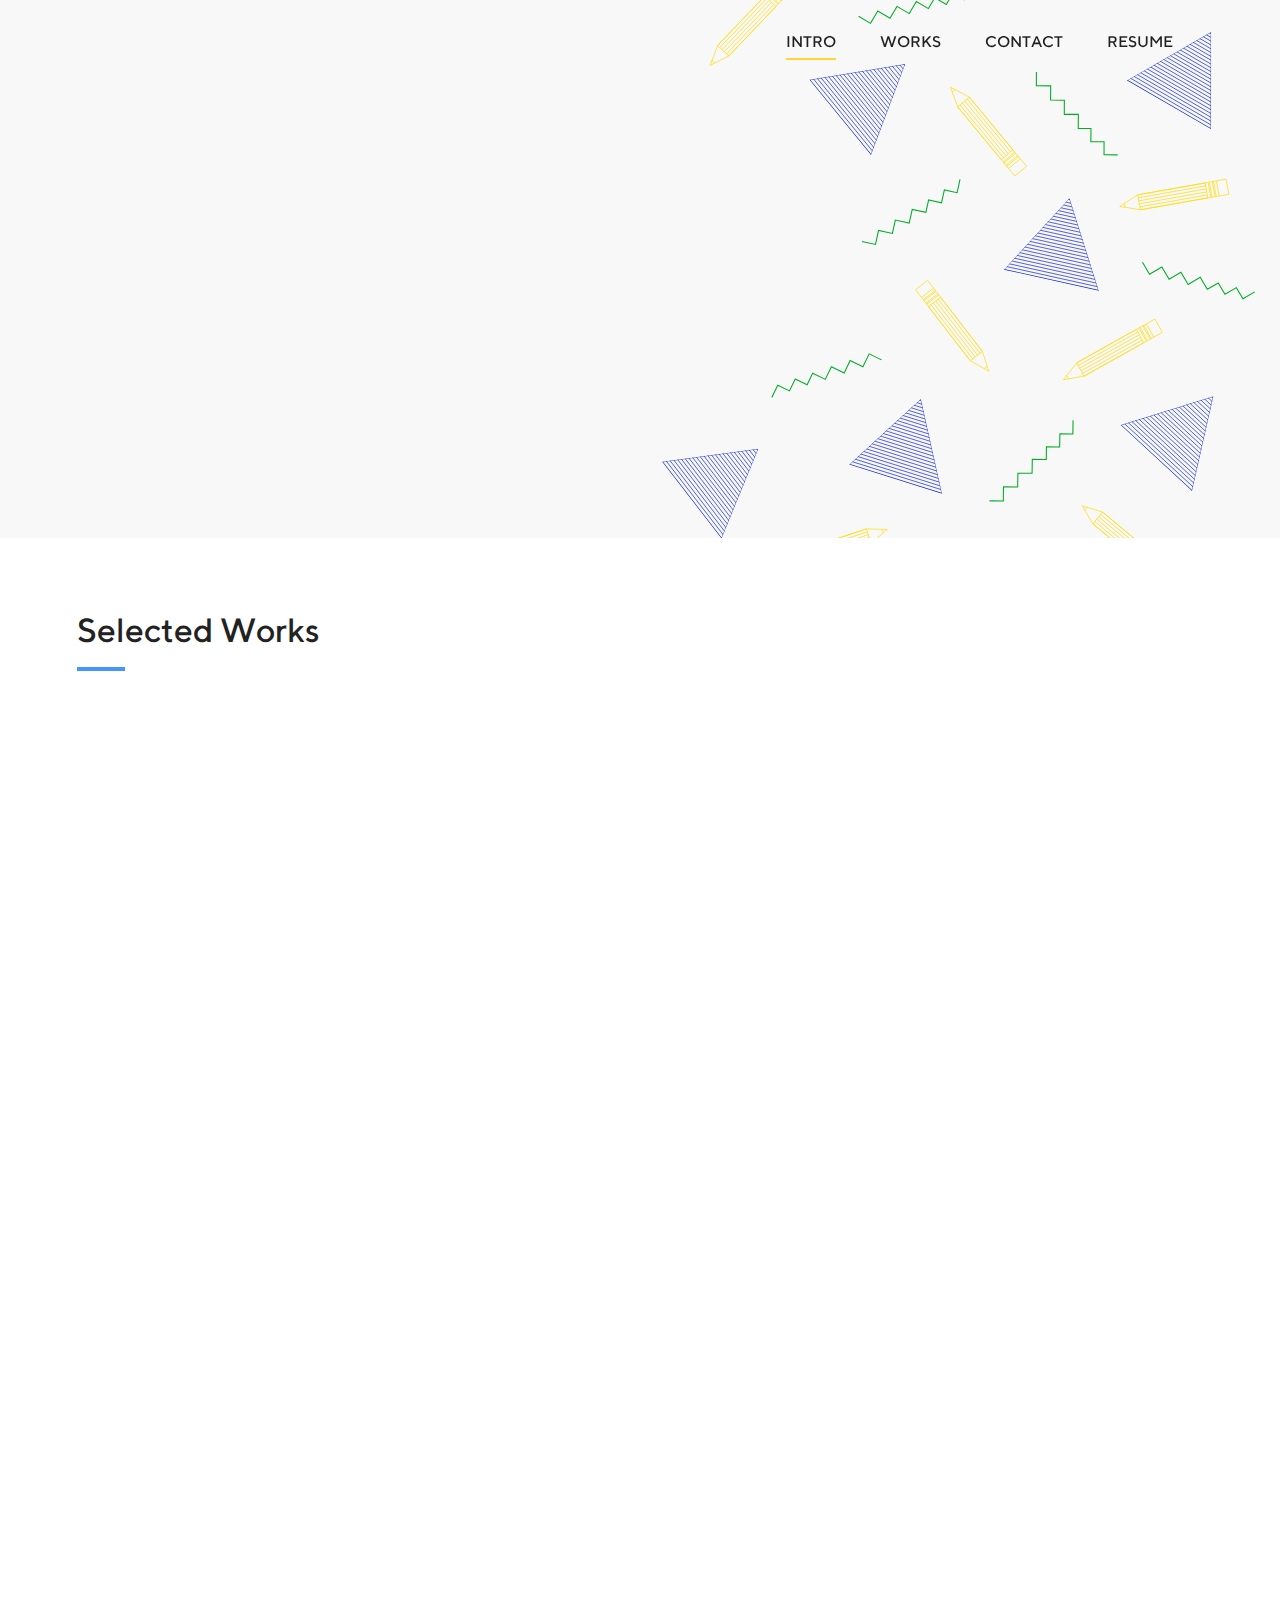
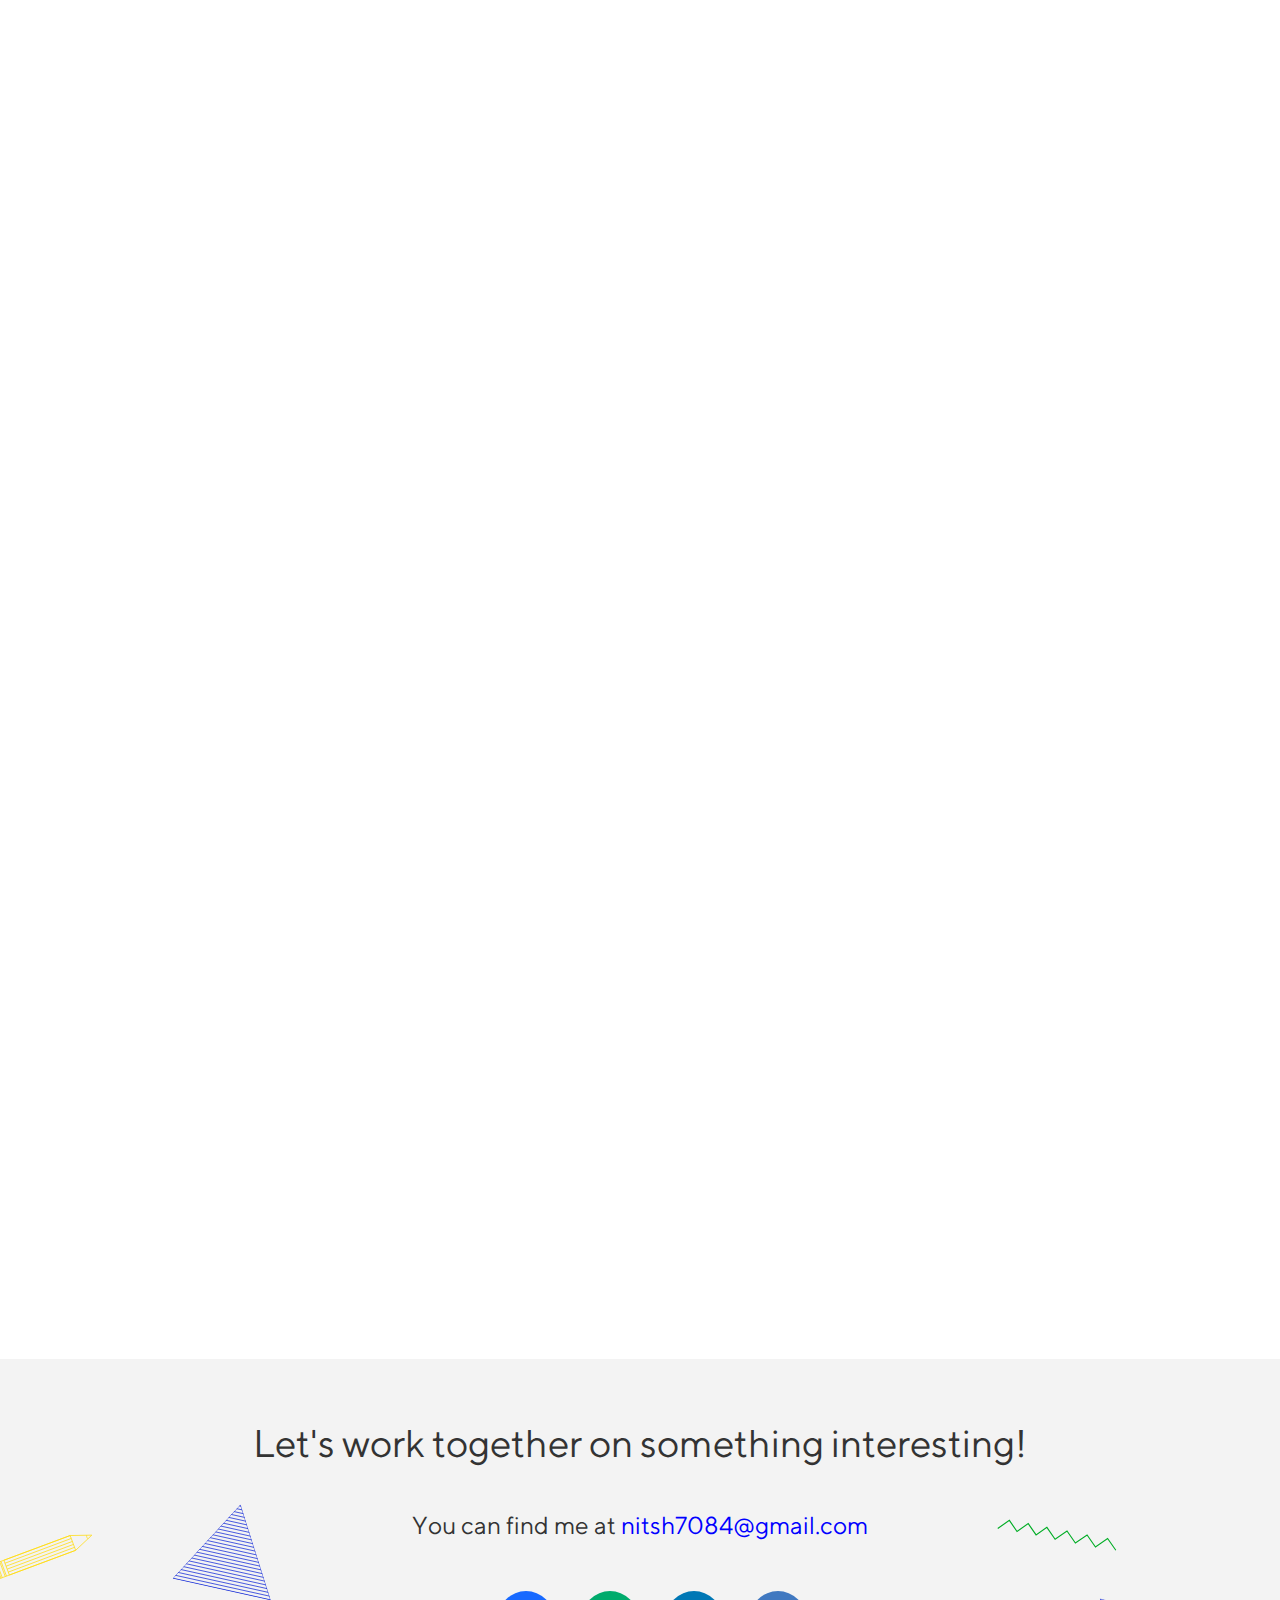
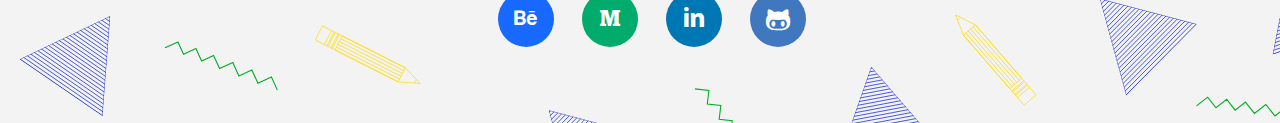
<file: index.html>
<!DOCTYPE html>
<html>
<head>
<title>Nitish Hooda - Visual Designer</title>
<meta charset="UTF-8" />
<meta name="viewport" content="width=device-width; initial-scale=1.0; maximum-scale=1.0; minimum-scale=1.0; user-scalable=no; target-densityDpi=device-dpi" />
<meta name="description" content="We help businesses and startups in branding, designing and developing their product with awesome technology and sound marketing." />
<meta name="keywords" content="amitus,amituslab,design,design agency,design agency new delhi,parallax" />
<meta property="og:title" content="AmitusLab - Lets create world class applications." />
<meta property="og:type" content="website" />
<meta property="og:url" content="www.amituslab.com" />
<meta property="og:description" content="We help businesses and startups in branding, designing and developing their product with awesome technology and sound marketing." />
<meta property="og:image" content="images/amitus.jpg" />
<meta name="twitter:card" content="We help businesses and startups in branding, designing and developing their product with awesome technology and sound marketing." />
<meta name="twitter:url" content="www.amituslab.com" />
<meta name="twitter:title" content="AmitusLab - Lets create world class applications." />
<meta name="twitter:description" content="We help businesses and startups in branding, designing and developing their product with awesome technology and sound marketing." />
<meta name="twitter:image" content="images/amitus.jpg" />
<link rel="stylesheet" href="assets/css/style7.css" type="text/css" />
</head>

<body>

<div class="container">

<div class="top_container">


	
<div class="intro_container" id="intro_container">


<div id="svg_container">



<?xml version="1.0" encoding="utf-8"?>

<svg version="1.1" id="Layer_1" xmlns="http://www.w3.org/2000/svg" xmlns:xlink="http://www.w3.org/1999/xlink" x="0px" y="0px"
	 viewBox="0 0 2400 1076" style="enable-background:new 0 0 2400 1076;" xml:space="preserve">
<style type="text/css">
	.st0{clip-path:url(#XMLID_2_);fill:#F8F8F8;}
	.st1{clip-path:url(#XMLID_2_);}
	.st2{clip-path:url(#XMLID_3_);fill:none;stroke:#001AD6;stroke-width:1.2848;stroke-miterlimit:10;}
	.st3{clip-path:url(#XMLID_3_);}
	.st4{fill:none;stroke:#001AD6;stroke-width:1.2848;stroke-miterlimit:10;}
	.st5{clip-path:url(#XMLID_4_);fill:none;stroke:#001AD6;stroke-width:1.2848;stroke-miterlimit:10;}
	.st6{clip-path:url(#XMLID_4_);}
	.st7{clip-path:url(#XMLID_5_);fill:none;stroke:#001AD6;stroke-width:1.2848;stroke-miterlimit:10;}
	.st8{clip-path:url(#XMLID_5_);}
	.st9{clip-path:url(#XMLID_6_);fill:none;stroke:#001AD6;stroke-width:1.2848;stroke-miterlimit:10;}
	.st10{clip-path:url(#XMLID_6_);}
	.st11{clip-path:url(#XMLID_7_);fill:none;stroke:#001AD6;stroke-width:1.2848;stroke-miterlimit:10;}
	.st12{clip-path:url(#XMLID_7_);}
	.st13{clip-path:url(#XMLID_8_);fill:none;stroke:#001AD6;stroke-width:1.2848;stroke-miterlimit:10;}
	.st14{clip-path:url(#XMLID_8_);}
	.st15{fill:none;stroke:#FFDC10;stroke-width:1.3904;stroke-miterlimit:10;}
	.st16{clip-path:url(#XMLID_2_);fill:none;stroke:#00AD25;stroke-width:2;stroke-miterlimit:10;}
</style>
<g id="XMLID_1838_">
	<defs>
		<rect id="XMLID_1839_" width="2400" height="1076"/>
	</defs>
	<clipPath id="XMLID_2_">
		<use xlink:href="#XMLID_1839_"  style="overflow:visible;"/>
	</clipPath>
	<rect id="XMLID_2192_" class="st0" width="2400" height="1076"/>
	<g id="XMLID_2143_" class="st1">
		<defs>
			<polygon id="XMLID_2144_" points="1517.8,149.7 1697.3,120.2 1633.1,290.4 			"/>
		</defs>
		<clipPath id="XMLID_3_">
			<use xlink:href="#XMLID_2144_"  style="overflow:visible;"/>
		</clipPath>
		<polygon id="XMLID_2191_" class="st2" points="1517.8,149.7 1697.3,120.2 1633.1,290.4 		"/>
		<g id="XMLID_2145_" class="st3">
			<line id="XMLID_2190_" class="st4" x1="1604.4" y1="10.8" x2="1802.3" y2="252.4"/>
			<line id="XMLID_2189_" class="st4" x1="1599.6" y1="14.7" x2="1797.5" y2="256.3"/>
			<line id="XMLID_2188_" class="st4" x1="1594.8" y1="18.6" x2="1792.7" y2="260.2"/>
			<line id="XMLID_2187_" class="st4" x1="1590" y1="22.5" x2="1788" y2="264.1"/>
			<line id="XMLID_2186_" class="st4" x1="1585.3" y1="26.4" x2="1783.2" y2="268.1"/>
			<line id="XMLID_2185_" class="st4" x1="1580.5" y1="30.4" x2="1778.4" y2="272"/>
			<line id="XMLID_2184_" class="st4" x1="1575.7" y1="34.3" x2="1773.6" y2="275.9"/>
			<line id="XMLID_2183_" class="st4" x1="1570.9" y1="38.2" x2="1768.9" y2="279.8"/>
			<line id="XMLID_2182_" class="st4" x1="1566.2" y1="42.1" x2="1764.1" y2="283.7"/>
			<line id="XMLID_2181_" class="st4" x1="1561.4" y1="46" x2="1759.3" y2="287.6"/>
			<line id="XMLID_2180_" class="st4" x1="1556.6" y1="49.9" x2="1754.5" y2="291.5"/>
			<line id="XMLID_2166_" class="st4" x1="1551.8" y1="53.8" x2="1749.8" y2="295.4"/>
			<line id="XMLID_2165_" class="st4" x1="1547.1" y1="57.7" x2="1745" y2="299.4"/>
			<line id="XMLID_2164_" class="st4" x1="1542.3" y1="61.6" x2="1740.2" y2="303.3"/>
			<line id="XMLID_2163_" class="st4" x1="1537.5" y1="65.6" x2="1735.4" y2="307.2"/>
			<line id="XMLID_2162_" class="st4" x1="1532.7" y1="69.5" x2="1730.7" y2="311.1"/>
			<line id="XMLID_2161_" class="st4" x1="1528" y1="73.4" x2="1725.9" y2="315"/>
			<line id="XMLID_2160_" class="st4" x1="1523.2" y1="77.3" x2="1721.1" y2="318.9"/>
			<line id="XMLID_2159_" class="st4" x1="1518.4" y1="81.2" x2="1716.3" y2="322.8"/>
			<line id="XMLID_2158_" class="st4" x1="1513.6" y1="85.1" x2="1711.6" y2="326.7"/>
			<line id="XMLID_2157_" class="st4" x1="1508.9" y1="89" x2="1706.8" y2="330.6"/>
			<line id="XMLID_2156_" class="st4" x1="1504.1" y1="92.9" x2="1702" y2="334.6"/>
			<line id="XMLID_2155_" class="st4" x1="1499.3" y1="96.9" x2="1697.2" y2="338.5"/>
			<line id="XMLID_2154_" class="st4" x1="1494.5" y1="100.8" x2="1692.5" y2="342.4"/>
			<line id="XMLID_2153_" class="st4" x1="1489.8" y1="104.7" x2="1687.7" y2="346.3"/>
			<line id="XMLID_2152_" class="st4" x1="1480.2" y1="112.5" x2="1678.1" y2="354.1"/>
			<line id="XMLID_2151_" class="st4" x1="1475.4" y1="116.4" x2="1673.4" y2="358"/>
			<line id="XMLID_2150_" class="st4" x1="1470.7" y1="120.3" x2="1668.6" y2="361.9"/>
			<line id="XMLID_2149_" class="st4" x1="1465.9" y1="124.2" x2="1663.8" y2="365.9"/>
			<line id="XMLID_2148_" class="st4" x1="1461.1" y1="128.1" x2="1659" y2="369.8"/>
			<line id="XMLID_2147_" class="st4" x1="1456.3" y1="132.1" x2="1654.3" y2="373.7"/>
			<line id="XMLID_2146_" class="st4" x1="1485" y1="108.6" x2="1682.9" y2="350.2"/>
		</g>
	</g>
	<g id="XMLID_2107_" class="st1">
		<defs>
			<polygon id="XMLID_2108_" points="2113.2,150.8 2271,60.2 2270.6,242.1 			"/>
		</defs>
		<clipPath id="XMLID_4_">
			<use xlink:href="#XMLID_2108_"  style="overflow:visible;"/>
		</clipPath>
		<polygon id="XMLID_2142_" class="st5" points="2113.2,150.8 2271,60.2 2270.6,242.1 		"/>
		<g id="XMLID_2109_" class="st6">
			<line id="XMLID_2141_" class="st4" x1="2145.6" y1="-9.7" x2="2415.7" y2="147.2"/>
			<line id="XMLID_2140_" class="st4" x1="2142.5" y1="-4.3" x2="2412.6" y2="152.5"/>
			<line id="XMLID_2139_" class="st4" x1="2139.4" y1="1" x2="2409.5" y2="157.8"/>
			<line id="XMLID_2138_" class="st4" x1="2136.3" y1="6.4" x2="2406.4" y2="163.2"/>
			<line id="XMLID_2137_" class="st4" x1="2133.2" y1="11.7" x2="2403.3" y2="168.5"/>
			<line id="XMLID_2136_" class="st4" x1="2130.1" y1="17" x2="2400.2" y2="173.9"/>
			<line id="XMLID_2135_" class="st4" x1="2127" y1="22.4" x2="2397.1" y2="179.2"/>
			<line id="XMLID_2134_" class="st4" x1="2123.9" y1="27.7" x2="2394" y2="184.5"/>
			<line id="XMLID_2133_" class="st4" x1="2120.8" y1="33.1" x2="2390.9" y2="189.9"/>
			<line id="XMLID_2132_" class="st4" x1="2117.7" y1="38.4" x2="2387.8" y2="195.2"/>
			<line id="XMLID_2131_" class="st4" x1="2114.6" y1="43.7" x2="2384.7" y2="200.6"/>
			<line id="XMLID_2130_" class="st4" x1="2111.5" y1="49.1" x2="2381.6" y2="205.9"/>
			<line id="XMLID_2129_" class="st4" x1="2108.4" y1="54.4" x2="2378.5" y2="211.2"/>
			<line id="XMLID_2128_" class="st4" x1="2105.3" y1="59.7" x2="2375.4" y2="216.6"/>
			<line id="XMLID_2127_" class="st4" x1="2102.2" y1="65.1" x2="2372.3" y2="221.9"/>
			<line id="XMLID_2126_" class="st4" x1="2099.1" y1="70.4" x2="2369.3" y2="227.2"/>
			<line id="XMLID_2125_" class="st4" x1="2096" y1="75.8" x2="2366.2" y2="232.6"/>
			<line id="XMLID_2124_" class="st4" x1="2092.9" y1="81.1" x2="2363.1" y2="237.9"/>
			<line id="XMLID_2123_" class="st4" x1="2089.8" y1="86.4" x2="2360" y2="243.3"/>
			<line id="XMLID_2122_" class="st4" x1="2086.7" y1="91.8" x2="2356.9" y2="248.6"/>
			<line id="XMLID_2121_" class="st4" x1="2083.6" y1="97.1" x2="2353.8" y2="253.9"/>
			<line id="XMLID_2120_" class="st4" x1="2080.5" y1="102.5" x2="2350.7" y2="259.3"/>
			<line id="XMLID_2119_" class="st4" x1="2077.4" y1="107.8" x2="2347.6" y2="264.6"/>
			<line id="XMLID_2118_" class="st4" x1="2074.3" y1="113.1" x2="2344.5" y2="270"/>
			<line id="XMLID_2117_" class="st4" x1="2071.2" y1="118.5" x2="2341.4" y2="275.3"/>
			<line id="XMLID_2116_" class="st4" x1="2065" y1="129.1" x2="2335.2" y2="286"/>
			<line id="XMLID_2115_" class="st4" x1="2061.9" y1="134.5" x2="2332.1" y2="291.3"/>
			<line id="XMLID_2114_" class="st4" x1="2058.8" y1="139.8" x2="2329" y2="296.6"/>
			<line id="XMLID_2113_" class="st4" x1="2055.7" y1="145.2" x2="2325.9" y2="302"/>
			<line id="XMLID_2112_" class="st4" x1="2052.6" y1="150.5" x2="2322.8" y2="307.3"/>
			<line id="XMLID_2111_" class="st4" x1="2049.5" y1="155.8" x2="2319.7" y2="312.7"/>
			<line id="XMLID_2110_" class="st4" x1="2068.1" y1="123.8" x2="2338.3" y2="280.6"/>
		</g>
	</g>
	<g id="XMLID_2071_" class="st1">
		<defs>
			<polygon id="XMLID_2072_" points="1882.5,505.7 2005.4,371.6 2060.1,545.1 			"/>
		</defs>
		<clipPath id="XMLID_5_">
			<use xlink:href="#XMLID_2072_"  style="overflow:visible;"/>
		</clipPath>
		<polygon id="XMLID_2106_" class="st7" points="1882.5,505.7 2005.4,371.6 2060.1,545.1 		"/>
		<g id="XMLID_2073_" class="st8">
			<line id="XMLID_2105_" class="st4" x1="1864.7" y1="343" x2="2169.7" y2="410.6"/>
			<line id="XMLID_2104_" class="st4" x1="1863.4" y1="349.1" x2="2168.3" y2="416.6"/>
			<line id="XMLID_2103_" class="st4" x1="1862.1" y1="355.1" x2="2167" y2="422.6"/>
			<line id="XMLID_2102_" class="st4" x1="1860.7" y1="361.1" x2="2165.7" y2="428.7"/>
			<line id="XMLID_2101_" class="st4" x1="1859.4" y1="367.2" x2="2164.3" y2="434.7"/>
			<line id="XMLID_2100_" class="st4" x1="1858.1" y1="373.2" x2="2163" y2="440.7"/>
			<line id="XMLID_2099_" class="st4" x1="1856.7" y1="379.2" x2="2161.7" y2="446.8"/>
			<line id="XMLID_2098_" class="st4" x1="1855.4" y1="385.2" x2="2160.3" y2="452.8"/>
			<line id="XMLID_2097_" class="st4" x1="1854.1" y1="391.3" x2="2159" y2="458.8"/>
			<line id="XMLID_2096_" class="st4" x1="1852.7" y1="397.3" x2="2157.7" y2="464.8"/>
			<line id="XMLID_2095_" class="st4" x1="1851.4" y1="403.3" x2="2156.3" y2="470.9"/>
			<line id="XMLID_2094_" class="st4" x1="1850" y1="409.3" x2="2155" y2="476.9"/>
			<line id="XMLID_2093_" class="st4" x1="1848.7" y1="415.4" x2="2153.7" y2="482.9"/>
			<line id="XMLID_2092_" class="st4" x1="1847.4" y1="421.4" x2="2152.3" y2="488.9"/>
			<line id="XMLID_2091_" class="st4" x1="1846" y1="427.4" x2="2151" y2="495"/>
			<line id="XMLID_2090_" class="st4" x1="1844.7" y1="433.4" x2="2149.7" y2="501"/>
			<line id="XMLID_2089_" class="st4" x1="1843.4" y1="439.5" x2="2148.3" y2="507"/>
			<line id="XMLID_2088_" class="st4" x1="1842" y1="445.5" x2="2147" y2="513"/>
			<line id="XMLID_2087_" class="st4" x1="1840.7" y1="451.5" x2="2145.6" y2="519.1"/>
			<line id="XMLID_2086_" class="st4" x1="1839.4" y1="457.6" x2="2144.3" y2="525.1"/>
			<line id="XMLID_2085_" class="st4" x1="1838" y1="463.6" x2="2143" y2="531.1"/>
			<line id="XMLID_2084_" class="st4" x1="1836.7" y1="469.6" x2="2141.6" y2="537.2"/>
			<line id="XMLID_2083_" class="st4" x1="1835.4" y1="475.6" x2="2140.3" y2="543.2"/>
			<line id="XMLID_2082_" class="st4" x1="1834" y1="481.7" x2="2139" y2="549.2"/>
			<line id="XMLID_2081_" class="st4" x1="1832.7" y1="487.7" x2="2137.6" y2="555.2"/>
			<line id="XMLID_2080_" class="st4" x1="1830" y1="499.7" x2="2135" y2="567.3"/>
			<line id="XMLID_2079_" class="st4" x1="1828.7" y1="505.8" x2="2133.6" y2="573.3"/>
			<line id="XMLID_2078_" class="st4" x1="1827.4" y1="511.8" x2="2132.3" y2="579.3"/>
			<line id="XMLID_2077_" class="st4" x1="1826" y1="517.8" x2="2131" y2="585.4"/>
			<line id="XMLID_2076_" class="st4" x1="1824.7" y1="523.8" x2="2129.6" y2="591.4"/>
			<line id="XMLID_2075_" class="st4" x1="1823.3" y1="529.9" x2="2128.3" y2="597.4"/>
			<line id="XMLID_2074_" class="st4" x1="1831.4" y1="493.7" x2="2136.3" y2="561.3"/>
		</g>
	</g>
	<g id="XMLID_2035_" class="st1">
		<defs>
			<polygon id="XMLID_2036_" points="1592.6,871.1 1726.6,748.1 1766.2,925.6 			"/>
		</defs>
		<clipPath id="XMLID_6_">
			<use xlink:href="#XMLID_2036_"  style="overflow:visible;"/>
		</clipPath>
		<polygon id="XMLID_2070_" class="st9" points="1592.6,871.1 1726.6,748.1 1766.2,925.6 		"/>
		<g id="XMLID_2037_" class="st10">
			<line id="XMLID_2069_" class="st4" x1="1588.9" y1="707.5" x2="1886.9" y2="801.1"/>
			<line id="XMLID_2068_" class="st4" x1="1587" y1="713.4" x2="1885" y2="807"/>
			<line id="XMLID_2067_" class="st4" x1="1585.2" y1="719.3" x2="1883.2" y2="812.9"/>
			<line id="XMLID_2066_" class="st4" x1="1583.3" y1="725.2" x2="1881.3" y2="818.8"/>
			<line id="XMLID_2065_" class="st4" x1="1581.5" y1="731.1" x2="1879.5" y2="824.7"/>
			<line id="XMLID_2064_" class="st4" x1="1579.6" y1="737" x2="1877.6" y2="830.5"/>
			<line id="XMLID_2063_" class="st4" x1="1577.8" y1="742.9" x2="1875.8" y2="836.4"/>
			<line id="XMLID_2062_" class="st4" x1="1575.9" y1="748.7" x2="1873.9" y2="842.3"/>
			<line id="XMLID_2061_" class="st4" x1="1574.1" y1="754.6" x2="1872.1" y2="848.2"/>
			<line id="XMLID_2060_" class="st4" x1="1572.2" y1="760.5" x2="1870.2" y2="854.1"/>
			<line id="XMLID_2059_" class="st4" x1="1570.4" y1="766.4" x2="1868.4" y2="860"/>
			<line id="XMLID_2058_" class="st4" x1="1568.5" y1="772.3" x2="1866.5" y2="865.9"/>
			<line id="XMLID_2057_" class="st4" x1="1566.7" y1="778.2" x2="1864.7" y2="871.8"/>
			<line id="XMLID_2056_" class="st4" x1="1564.8" y1="784.1" x2="1862.8" y2="877.7"/>
			<line id="XMLID_2055_" class="st4" x1="1563" y1="790" x2="1861" y2="883.5"/>
			<line id="XMLID_2054_" class="st4" x1="1561.1" y1="795.9" x2="1859.1" y2="889.4"/>
			<line id="XMLID_2053_" class="st4" x1="1559.3" y1="801.8" x2="1857.3" y2="895.3"/>
			<line id="XMLID_2052_" class="st4" x1="1557.4" y1="807.6" x2="1855.4" y2="901.2"/>
			<line id="XMLID_2051_" class="st4" x1="1555.6" y1="813.5" x2="1853.6" y2="907.1"/>
			<line id="XMLID_2050_" class="st4" x1="1553.7" y1="819.4" x2="1851.7" y2="913"/>
			<line id="XMLID_2049_" class="st4" x1="1551.9" y1="825.3" x2="1849.9" y2="918.9"/>
			<line id="XMLID_2048_" class="st4" x1="1550" y1="831.2" x2="1848" y2="924.8"/>
			<line id="XMLID_2047_" class="st4" x1="1548.2" y1="837.1" x2="1846.2" y2="930.7"/>
			<line id="XMLID_2046_" class="st4" x1="1546.3" y1="843" x2="1844.3" y2="936.6"/>
			<line id="XMLID_2045_" class="st4" x1="1544.5" y1="848.9" x2="1842.5" y2="942.4"/>
			<line id="XMLID_2044_" class="st4" x1="1540.8" y1="860.6" x2="1838.8" y2="954.2"/>
			<line id="XMLID_2043_" class="st4" x1="1538.9" y1="866.5" x2="1836.9" y2="960.1"/>
			<line id="XMLID_2042_" class="st4" x1="1537.1" y1="872.4" x2="1835.1" y2="966"/>
			<line id="XMLID_2041_" class="st4" x1="1535.2" y1="878.3" x2="1833.2" y2="971.9"/>
			<line id="XMLID_2040_" class="st4" x1="1533.4" y1="884.2" x2="1831.4" y2="977.8"/>
			<line id="XMLID_2039_" class="st4" x1="1531.6" y1="890.1" x2="1829.5" y2="983.7"/>
			<line id="XMLID_2038_" class="st4" x1="1542.6" y1="854.8" x2="1840.6" y2="948.3"/>
		</g>
	</g>
	<g id="XMLID_1999_" class="st1">
		<defs>
			<polygon id="XMLID_2000_" points="1241.6,865.8 1421.9,841.5 1352.9,1009.8 			"/>
		</defs>
		<clipPath id="XMLID_7_">
			<use xlink:href="#XMLID_2000_"  style="overflow:visible;"/>
		</clipPath>
		<polygon id="XMLID_2034_" class="st11" points="1241.6,865.8 1421.9,841.5 1352.9,1009.8 		"/>
		<g id="XMLID_2001_" class="st12">
			<line id="XMLID_2033_" class="st4" x1="1332.2" y1="729.5" x2="1523.1" y2="976.7"/>
			<line id="XMLID_2032_" class="st4" x1="1327.3" y1="733.3" x2="1518.2" y2="980.4"/>
			<line id="XMLID_2031_" class="st4" x1="1322.4" y1="737" x2="1513.3" y2="984.2"/>
			<line id="XMLID_2030_" class="st4" x1="1317.5" y1="740.8" x2="1508.4" y2="988"/>
			<line id="XMLID_2029_" class="st4" x1="1312.6" y1="744.6" x2="1503.6" y2="991.8"/>
			<line id="XMLID_2028_" class="st4" x1="1307.7" y1="748.4" x2="1498.7" y2="995.5"/>
			<line id="XMLID_2027_" class="st4" x1="1302.9" y1="752.1" x2="1493.8" y2="999.3"/>
			<line id="XMLID_2026_" class="st4" x1="1298" y1="755.9" x2="1488.9" y2="1003.1"/>
			<line id="XMLID_2025_" class="st4" x1="1293.1" y1="759.7" x2="1484" y2="1006.9"/>
			<line id="XMLID_2024_" class="st4" x1="1288.2" y1="763.4" x2="1479.1" y2="1010.6"/>
			<line id="XMLID_2023_" class="st4" x1="1283.3" y1="767.2" x2="1474.3" y2="1014.4"/>
			<line id="XMLID_2022_" class="st4" x1="1278.4" y1="771" x2="1469.4" y2="1018.2"/>
			<line id="XMLID_2021_" class="st4" x1="1273.5" y1="774.8" x2="1464.5" y2="1022"/>
			<line id="XMLID_2020_" class="st4" x1="1268.7" y1="778.5" x2="1459.6" y2="1025.7"/>
			<line id="XMLID_2019_" class="st4" x1="1263.8" y1="782.3" x2="1454.7" y2="1029.5"/>
			<line id="XMLID_2018_" class="st4" x1="1258.9" y1="786.1" x2="1449.8" y2="1033.3"/>
			<line id="XMLID_2017_" class="st4" x1="1254" y1="789.9" x2="1444.9" y2="1037"/>
			<line id="XMLID_2016_" class="st4" x1="1249.1" y1="793.6" x2="1440.1" y2="1040.8"/>
			<line id="XMLID_2015_" class="st4" x1="1244.2" y1="797.4" x2="1435.2" y2="1044.6"/>
			<line id="XMLID_2014_" class="st4" x1="1239.3" y1="801.2" x2="1430.3" y2="1048.4"/>
			<line id="XMLID_2013_" class="st4" x1="1234.5" y1="805" x2="1425.4" y2="1052.1"/>
			<line id="XMLID_2012_" class="st4" x1="1229.6" y1="808.7" x2="1420.5" y2="1055.9"/>
			<line id="XMLID_2011_" class="st4" x1="1224.7" y1="812.5" x2="1415.6" y2="1059.7"/>
			<line id="XMLID_2010_" class="st4" x1="1219.8" y1="816.3" x2="1410.7" y2="1063.5"/>
			<line id="XMLID_2009_" class="st4" x1="1214.9" y1="820.1" x2="1405.9" y2="1067.2"/>
			<line id="XMLID_2008_" class="st4" x1="1205.2" y1="827.6" x2="1396.1" y2="1074.8"/>
			<line id="XMLID_2007_" class="st4" x1="1200.3" y1="831.4" x2="1391.2" y2="1078.6"/>
			<line id="XMLID_2006_" class="st4" x1="1195.4" y1="835.1" x2="1386.3" y2="1082.3"/>
			<line id="XMLID_2005_" class="st4" x1="1190.5" y1="838.9" x2="1381.4" y2="1086.1"/>
			<line id="XMLID_2004_" class="st4" x1="1185.6" y1="842.7" x2="1376.5" y2="1089.9"/>
			<line id="XMLID_2003_" class="st4" x1="1180.7" y1="846.5" x2="1371.7" y2="1093.6"/>
			<line id="XMLID_2002_" class="st4" x1="1210" y1="823.8" x2="1401" y2="1071"/>
		</g>
	</g>
	<g id="XMLID_1963_" class="st1">
		<defs>
			<polygon id="XMLID_1964_" points="2101.4,797.1 2275.1,743 2235.1,920.5 			"/>
		</defs>
		<clipPath id="XMLID_8_">
			<use xlink:href="#XMLID_1964_"  style="overflow:visible;"/>
		</clipPath>
		<polygon id="XMLID_1998_" class="st13" points="2101.4,797.1 2275.1,743 2235.1,920.5 		"/>
		<g id="XMLID_1965_" class="st14">
			<line id="XMLID_1997_" class="st4" x1="2167.8" y1="647.6" x2="2397.4" y2="859.3"/>
			<line id="XMLID_1996_" class="st4" x1="2163.6" y1="652.1" x2="2393.2" y2="863.8"/>
			<line id="XMLID_1995_" class="st4" x1="2159.4" y1="656.6" x2="2389.1" y2="868.4"/>
			<line id="XMLID_1994_" class="st4" x1="2155.2" y1="661.2" x2="2384.9" y2="872.9"/>
			<line id="XMLID_1993_" class="st4" x1="2151.1" y1="665.7" x2="2380.7" y2="877.4"/>
			<line id="XMLID_1992_" class="st4" x1="2146.9" y1="670.3" x2="2376.5" y2="882"/>
			<line id="XMLID_1991_" class="st4" x1="2142.7" y1="674.8" x2="2372.3" y2="886.5"/>
			<line id="XMLID_1990_" class="st4" x1="2138.5" y1="679.3" x2="2368.1" y2="891.1"/>
			<line id="XMLID_1989_" class="st4" x1="2134.3" y1="683.9" x2="2363.9" y2="895.6"/>
			<line id="XMLID_1988_" class="st4" x1="2130.1" y1="688.4" x2="2359.8" y2="900.1"/>
			<line id="XMLID_1987_" class="st4" x1="2126" y1="692.9" x2="2355.6" y2="904.7"/>
			<line id="XMLID_1986_" class="st4" x1="2121.8" y1="697.5" x2="2351.4" y2="909.2"/>
			<line id="XMLID_1985_" class="st4" x1="2117.6" y1="702" x2="2347.2" y2="913.7"/>
			<line id="XMLID_1984_" class="st4" x1="2113.4" y1="706.6" x2="2343" y2="918.3"/>
			<line id="XMLID_1983_" class="st4" x1="2109.2" y1="711.1" x2="2338.8" y2="922.8"/>
			<line id="XMLID_1982_" class="st4" x1="2105" y1="715.6" x2="2334.7" y2="927.4"/>
			<line id="XMLID_1981_" class="st4" x1="2100.8" y1="720.2" x2="2330.5" y2="931.9"/>
			<line id="XMLID_1980_" class="st4" x1="2096.7" y1="724.7" x2="2326.3" y2="936.4"/>
			<line id="XMLID_1979_" class="st4" x1="2092.5" y1="729.2" x2="2322.1" y2="941"/>
			<line id="XMLID_1978_" class="st4" x1="2088.3" y1="733.8" x2="2317.9" y2="945.5"/>
			<line id="XMLID_1977_" class="st4" x1="2084.1" y1="738.3" x2="2313.7" y2="950.1"/>
			<line id="XMLID_1976_" class="st4" x1="2079.9" y1="742.9" x2="2309.5" y2="954.6"/>
			<line id="XMLID_1975_" class="st4" x1="2075.7" y1="747.4" x2="2305.4" y2="959.1"/>
			<line id="XMLID_1974_" class="st4" x1="2071.6" y1="751.9" x2="2301.2" y2="963.7"/>
			<line id="XMLID_1973_" class="st4" x1="2067.4" y1="756.5" x2="2297" y2="968.2"/>
			<line id="XMLID_1972_" class="st4" x1="2059" y1="765.6" x2="2288.6" y2="977.3"/>
			<line id="XMLID_1971_" class="st4" x1="2054.8" y1="770.1" x2="2284.4" y2="981.8"/>
			<line id="XMLID_1970_" class="st4" x1="2050.6" y1="774.6" x2="2280.3" y2="986.4"/>
			<line id="XMLID_1969_" class="st4" x1="2046.4" y1="779.2" x2="2276.1" y2="990.9"/>
			<line id="XMLID_1968_" class="st4" x1="2042.3" y1="783.7" x2="2271.9" y2="995.4"/>
			<line id="XMLID_1967_" class="st4" x1="2038.1" y1="788.2" x2="2267.7" y2="1000"/>
			<line id="XMLID_1966_" class="st4" x1="2063.2" y1="761" x2="2292.8" y2="972.7"/>
		</g>
	</g>
	<g id="XMLID_1947_" class="st1">
		<g id="XMLID_1953_">
			<polygon id="XMLID_1962_" class="st15" points="1782.2,163.5 1795.7,200.4 1877.4,299.3 1899.4,281.1 1817.7,182.2 			"/>
			<path id="XMLID_1961_" class="st15" d="M1785.4,172.3c0,0,3.7-0.6,5.3-4.4"/>
			<line id="XMLID_1960_" class="st15" x1="1817.7" y1="182.2" x2="1795.7" y2="200.4"/>
			<g id="XMLID_1954_">
				<line id="XMLID_1959_" class="st15" x1="1813.3" y1="185.8" x2="1895" y2="284.8"/>
				<line id="XMLID_1958_" class="st15" x1="1808.9" y1="189.4" x2="1890.6" y2="288.4"/>
				<line id="XMLID_1957_" class="st15" x1="1804.5" y1="193.1" x2="1886.2" y2="292"/>
				<line id="XMLID_1956_" class="st15" x1="1800.1" y1="196.7" x2="1881.8" y2="295.7"/>
				<polyline id="XMLID_1955_" class="st15" points="1795.7,200.4 1877.4,299.3 1891.1,315.9 1913.1,297.7 1899.4,281.1 
					1817.7,182.2 				"/>
			</g>
		</g>
		<line id="XMLID_1952_" class="st15" x1="1881" y1="303.6" x2="1903" y2="285.4"/>
		<line id="XMLID_1951_" class="st15" x1="1882.5" y1="305.5" x2="1904.5" y2="287.3"/>
		<line id="XMLID_1950_" class="st15" x1="1886.2" y1="309.9" x2="1908.2" y2="291.7"/>
		<line id="XMLID_1949_" class="st15" x1="1887.7" y1="311.8" x2="1909.7" y2="293.6"/>
		<polyline id="XMLID_1948_" class="st15" points="1891.1,315.9 1902.8,330 1924.8,311.8 1913.1,297.7 		"/>
	</g>
	<g id="XMLID_1931_" class="st1">
		<g id="XMLID_1937_">
			<polygon id="XMLID_1946_" class="st15" points="1331.4,122.7 1366.4,105 1455,12.1 1434.3,-7.6 1345.7,85.2 			"/>
			<path id="XMLID_1945_" class="st15" d="M1339.8,118.5c0,0-1-3.6-4.9-4.7"/>
			<line id="XMLID_1944_" class="st15" x1="1345.7" y1="85.2" x2="1366.4" y2="105"/>
			<g id="XMLID_1938_">
				<line id="XMLID_1943_" class="st15" x1="1349.8" y1="89.2" x2="1438.5" y2="-3.6"/>
				<line id="XMLID_1942_" class="st15" x1="1354" y1="93.1" x2="1442.6" y2="0.3"/>
				<line id="XMLID_1941_" class="st15" x1="1358.1" y1="97.1" x2="1446.7" y2="4.3"/>
				<line id="XMLID_1940_" class="st15" x1="1362.2" y1="101" x2="1450.9" y2="8.2"/>
				<polyline id="XMLID_1939_" class="st15" points="1366.4,105 1455,12.1 1469.8,-3.4 1449.2,-23.1 1434.3,-7.6 1345.7,85.2 				
					"/>
			</g>
		</g>
		<line id="XMLID_1936_" class="st15" x1="1458.9" y1="8.1" x2="1438.2" y2="-11.6"/>
		<line id="XMLID_1935_" class="st15" x1="1460.5" y1="6.3" x2="1439.9" y2="-13.4"/>
		<line id="XMLID_1934_" class="st15" x1="1464.5" y1="2.2" x2="1443.8" y2="-17.5"/>
		<line id="XMLID_1933_" class="st15" x1="1466.2" y1="0.4" x2="1445.5" y2="-19.3"/>
		<polyline id="XMLID_1932_" class="st15" points="1469.8,-3.4 1482.5,-16.7 1461.9,-36.4 1449.2,-23.1 		"/>
	</g>
	<g id="XMLID_1915_" class="st1">
		<g id="XMLID_1921_">
			<polygon id="XMLID_1930_" class="st15" points="2099.6,387 2138.3,393.4 2264.7,371.1 2259.7,343 2133.3,365.3 			"/>
			<path id="XMLID_1929_" class="st15" d="M2108.9,388.6c0,0,1.3-3.5-1.2-6.7"/>
			<line id="XMLID_1928_" class="st15" x1="2133.3" y1="365.3" x2="2138.3" y2="393.4"/>
			<g id="XMLID_1922_">
				<line id="XMLID_1927_" class="st15" x1="2134.3" y1="370.9" x2="2260.7" y2="348.6"/>
				<line id="XMLID_1926_" class="st15" x1="2135.3" y1="376.6" x2="2261.7" y2="354.2"/>
				<line id="XMLID_1925_" class="st15" x1="2136.3" y1="382.2" x2="2262.7" y2="359.8"/>
				<line id="XMLID_1924_" class="st15" x1="2137.3" y1="387.8" x2="2263.7" y2="365.5"/>
				<polyline id="XMLID_1923_" class="st15" points="2138.3,393.4 2264.7,371.1 2285.9,367.4 2280.9,339.2 2259.7,343 2133.3,365.3 
									"/>
			</g>
		</g>
		<line id="XMLID_1920_" class="st15" x1="2270.2" y1="370.1" x2="2265.2" y2="342"/>
		<line id="XMLID_1919_" class="st15" x1="2272.6" y1="369.7" x2="2267.6" y2="341.6"/>
		<line id="XMLID_1918_" class="st15" x1="2278.2" y1="368.7" x2="2273.2" y2="340.6"/>
		<line id="XMLID_1917_" class="st15" x1="2280.6" y1="368.3" x2="2275.7" y2="340.1"/>
		<polyline id="XMLID_1916_" class="st15" points="2285.9,367.4 2304,364.2 2299,336 2280.9,339.2 		"/>
	</g>
	<g id="XMLID_1899_" class="st1">
		<g id="XMLID_1905_">
			<polygon id="XMLID_1914_" class="st15" points="1994,712 2032.7,705.3 2144.7,642.6 2130.7,617.7 2018.7,680.4 			"/>
			<path id="XMLID_1913_" class="st15" d="M2003.3,710.4c0,0,0.1-3.7-3.3-6"/>
			<line id="XMLID_1912_" class="st15" x1="2018.7" y1="680.4" x2="2032.7" y2="705.3"/>
			<g id="XMLID_1906_">
				<line id="XMLID_1911_" class="st15" x1="2021.5" y1="685.4" x2="2133.5" y2="622.7"/>
				<line id="XMLID_1910_" class="st15" x1="2024.3" y1="690.3" x2="2136.3" y2="627.7"/>
				<line id="XMLID_1909_" class="st15" x1="2027.1" y1="695.3" x2="2139.1" y2="632.6"/>
				<line id="XMLID_1908_" class="st15" x1="2029.9" y1="700.3" x2="2141.9" y2="637.6"/>
				<polyline id="XMLID_1907_" class="st15" points="2032.7,705.3 2144.7,642.6 2163.4,632.1 2149.5,607.2 2130.7,617.7 
					2018.7,680.4 				"/>
			</g>
		</g>
		<line id="XMLID_1904_" class="st15" x1="2149.6" y1="639.9" x2="2135.6" y2="615"/>
		<line id="XMLID_1903_" class="st15" x1="2151.7" y1="638.7" x2="2137.7" y2="613.8"/>
		<line id="XMLID_1902_" class="st15" x1="2156.7" y1="635.9" x2="2142.7" y2="611"/>
		<line id="XMLID_1901_" class="st15" x1="2158.8" y1="634.7" x2="2144.9" y2="609.8"/>
		<polyline id="XMLID_1900_" class="st15" points="2163.4,632.1 2179.5,623.1 2165.5,598.2 2149.5,607.2 		"/>
	</g>
	<g id="XMLID_1883_" class="st1">
		<g id="XMLID_1889_">
			<polygon id="XMLID_1898_" class="st15" points="1854.2,696.2 1842,658.9 1763.6,557.3 1741,574.8 1819.3,676.4 			"/>
			<path id="XMLID_1897_" class="st15" d="M1851.3,687.3c0,0-3.7,0.4-5.4,4.2"/>
			<line id="XMLID_1896_" class="st15" x1="1819.3" y1="676.4" x2="1842" y2="658.9"/>
			<g id="XMLID_1890_">
				<line id="XMLID_1895_" class="st15" x1="1823.9" y1="672.9" x2="1745.5" y2="571.3"/>
				<line id="XMLID_1894_" class="st15" x1="1828.4" y1="669.4" x2="1750" y2="567.8"/>
				<line id="XMLID_1893_" class="st15" x1="1832.9" y1="665.9" x2="1754.5" y2="564.3"/>
				<line id="XMLID_1892_" class="st15" x1="1837.4" y1="662.4" x2="1759.1" y2="560.8"/>
				<polyline id="XMLID_1891_" class="st15" points="1842,658.9 1763.6,557.3 1750.5,540.3 1727.8,557.7 1741,574.8 1819.3,676.4 
									"/>
			</g>
		</g>
		<line id="XMLID_1888_" class="st15" x1="1760.2" y1="552.9" x2="1737.6" y2="570.3"/>
		<line id="XMLID_1887_" class="st15" x1="1758.7" y1="551" x2="1736.1" y2="568.4"/>
		<line id="XMLID_1886_" class="st15" x1="1755.2" y1="546.4" x2="1732.6" y2="563.9"/>
		<line id="XMLID_1885_" class="st15" x1="1753.7" y1="544.5" x2="1731.1" y2="561.9"/>
		<polyline id="XMLID_1884_" class="st15" points="1750.5,540.3 1739.2,525.7 1716.6,543.2 1727.8,557.7 		"/>
	</g>
	<g id="XMLID_1862_" class="st1">
		<g id="XMLID_1868_">
			<polygon id="XMLID_1882_" class="st15" points="2029.2,948.3 2049.2,982.1 2147.6,1064.5 2165.9,1042.6 2067.5,960.2 			"/>
			<path id="XMLID_1876_" class="st15" d="M2034,956.4c0,0,3.5-1.2,4.4-5.2"/>
			<line id="XMLID_1875_" class="st15" x1="2067.5" y1="960.2" x2="2049.2" y2="982.1"/>
			<g id="XMLID_1869_">
				<line id="XMLID_1874_" class="st15" x1="2063.8" y1="964.6" x2="2162.3" y2="1047"/>
				<line id="XMLID_1873_" class="st15" x1="2060.2" y1="969" x2="2158.6" y2="1051.3"/>
				<line id="XMLID_1872_" class="st15" x1="2056.5" y1="973.4" x2="2154.9" y2="1055.7"/>
				<line id="XMLID_1871_" class="st15" x1="2052.8" y1="977.7" x2="2151.3" y2="1060.1"/>
				<polyline id="XMLID_1870_" class="st15" points="2049.2,982.1 2147.6,1064.5 2164.1,1078.3 2182.4,1056.4 2165.9,1042.6 
					2067.5,960.2 				"/>
			</g>
		</g>
		<line id="XMLID_1867_" class="st15" x1="2151.9" y1="1068.1" x2="2170.2" y2="1046.2"/>
		<line id="XMLID_1866_" class="st15" x1="2153.7" y1="1069.6" x2="2172.1" y2="1047.7"/>
		<line id="XMLID_1865_" class="st15" x1="2158.1" y1="1073.3" x2="2176.5" y2="1051.4"/>
		<line id="XMLID_1864_" class="st15" x1="2160" y1="1074.9" x2="2178.3" y2="1053"/>
		<polyline id="XMLID_1863_" class="st15" points="2164.1,1078.3 2178.2,1090.1 2196.5,1068.2 2182.4,1056.4 		"/>
	</g>
	<g id="XMLID_1846_" class="st1">
		<g id="XMLID_1852_">
			<polygon id="XMLID_1861_" class="st15" points="1663.6,992.6 1624.4,991.8 1502.5,1032 1511.4,1059.1 1633.3,1018.9 			"/>
			<path id="XMLID_1860_" class="st15" d="M1654.2,992.4c0,0-0.8,3.6,2.1,6.5"/>
			<line id="XMLID_1859_" class="st15" x1="1633.3" y1="1018.9" x2="1624.4" y2="991.8"/>
			<g id="XMLID_1853_">
				<line id="XMLID_1858_" class="st15" x1="1631.5" y1="1013.5" x2="1509.7" y2="1053.7"/>
				<line id="XMLID_1857_" class="st15" x1="1629.7" y1="1008.1" x2="1507.9" y2="1048.2"/>
				<line id="XMLID_1856_" class="st15" x1="1628" y1="1002.6" x2="1506.1" y2="1042.8"/>
				<line id="XMLID_1855_" class="st15" x1="1626.2" y1="997.2" x2="1504.3" y2="1037.4"/>
				<polyline id="XMLID_1854_" class="st15" points="1624.4,991.8 1502.5,1032 1482.1,1038.7 1491,1065.8 1511.4,1059.1 
					1633.3,1018.9 				"/>
			</g>
		</g>
		<line id="XMLID_1851_" class="st15" x1="1497.2" y1="1033.7" x2="1506.2" y2="1060.8"/>
		<line id="XMLID_1850_" class="st15" x1="1494.9" y1="1034.5" x2="1503.8" y2="1061.6"/>
		<line id="XMLID_1849_" class="st15" x1="1489.5" y1="1036.3" x2="1498.4" y2="1063.4"/>
		<line id="XMLID_1848_" class="st15" x1="1487.1" y1="1037" x2="1496.1" y2="1064.2"/>
		<polyline id="XMLID_1847_" class="st15" points="1482.1,1038.7 1464.6,1044.4 1473.6,1071.6 1491,1065.8 		"/>
	</g>
	<polyline id="XMLID_1845_" class="st16" points="2095.7,290.4 2070.1,290.3 2070.2,265.8 2045.4,265.7 2045.6,240.9 2021.8,240.8 
		2021.9,214.5 1995.6,214.4 1995.7,187.8 1969.9,187.6 1970.1,161 1943.2,160.9 1943.3,134.9 	"/>
	<polyline id="XMLID_1844_" class="st16" points="1821,-22.6 1807.9,-0.5 1786.9,-12.9 1774.3,8.4 1752.9,-4.3 1740.8,16.2 
		1718.2,2.9 1704.9,25.5 1681.9,12 1668.8,34.2 1645.9,20.7 1632.2,43.8 1609.9,30.6 	"/>
	<polyline id="XMLID_1843_" class="st16" points="1800.1,336.3 1794.6,361.3 1770.7,356.1 1765.4,380.3 1741.2,374.9 1736.1,398.2 
		1710.5,392.6 1704.8,418.3 1678.8,412.6 1673.3,437.7 1647.3,432.1 1641.6,458.3 1616.2,452.8 	"/>
	<polyline id="XMLID_1842_" class="st16" points="2352.7,547.3 2330.6,560.3 2318.2,539.3 2296.9,551.8 2284.3,530.5 2263.8,542.5 
		2250.4,520 2227.8,533.3 2214.3,510.4 2192.1,523.5 2178.5,500.6 2155.4,514.2 2142.2,491.8 	"/>
	<polyline id="XMLID_1841_" class="st16" points="2012,788.1 2011.7,813.7 1987.3,813.4 1986.9,838.1 1962.1,837.8 1961.8,861.6 
		1935.6,861.2 1935.2,887.5 1908.6,887.2 1908.2,913 1881.6,912.6 1881.3,939.5 1855.3,939.1 	"/>
	<polyline id="XMLID_1840_" class="st16" points="1447.1,745.3 1458.3,722.2 1480.3,732.9 1491.1,710.6 1513.4,721.4 1523.8,700 
		1547.4,711.4 1558.9,687.7 1582.9,699.3 1594.1,676.1 1618,687.7 1629.7,663.5 1653.1,674.8 	"/>
</g>
</svg>


</div>



<div class="top_drawer">

<div class="top_nav">

<ul><li class="selected" href="#intro_content_container" id="intro_tab"><a href="#intro_content_container">INTRO</a></li>
<li id="works_tab"><a href="#works_title_container">WORKS</a></li>
<li id="contact_tab"><a href="#footer">CONTACT</a></li>
<li id="resume_tab"><a href="resume.pdf">RESUME</a></li>
<div class="clear"></div>
</ul>	

</div>

</div>

<div class="intro_content_container" id="intro_content_container">

<div class="intro_line_1">
<div class="anim_container"><div class="anim_inner_container anim_left">Hi!</div> </div>

<div class="anim_container"><div class="anim_inner_container anim_top">I am Nitish.</div></div> 

<div class="anim_container"><div class="anim_inner_container anim_bottom">I design products.</div></div>
</div>

<div class="intro_line_2">




<div class="anim_container"><div class="anim_inner_container anim_top">Nice to</div></div> <div class="anim_container"><div class="anim_inner_container anim_left">meet you. I</div></div> <div class="anim_container"><div class="anim_inner_container anim_bottom">am a</div></div> <div class="anim_container"><div class="anim_inner_container anim_top">product designer</div></div> <div class="anim_container"><div class="anim_inner_container anim_bottom">who</div></div> <div class="anim_container"><div class="anim_inner_container anim_left">focuses mainly </div></div> <div class="anim_container"><div class="anim_inner_container anim_bottom"> on the</div></div>


<div class="anim_container"><div class="anim_inner_container anim_left anim_lower_line">visuals. I live </div></div> <div class="anim_container"><div class="anim_inner_container anim_top anim_lower_line"> in New Delhi.</div></div>







</div>

</div>

</div>


<div class="works_container" id="works_container">

<div class="works_title_container">
<div class="works_title_text" id="works_title_container">Selected Works</div>
<div class="works_title_line"></div>
</div>


<div class="works_content_container">


<div class="work_single_container">


<div class="work_cover_container"></div>
<div class="work_cover_overlay">
		<a href="case study/studycopter.html" target="_blank">

		<div class="work_overlay_title">
Studycopter
	</div>

<div class="work_overlay_desc">
Ace your exams
</div>
</a>

</div>

</div>

<div class="work_single_container">


<div class="work_cover_container"></div>
<div class="work_cover_overlay">
		<a href="case study/goqii.html" target="_blank">
	<div class="work_overlay_title">
Goqii
	</div>

<div class="work_overlay_desc">
Your Coach for a healthy lifestyle
</div>

</a>
</div>

</div>


<div class="work_single_container">


<div class="work_cover_container"></div>
<div class="work_cover_overlay">
		<a href="case study/crosschecks.html" target="_blank">
		<div class="work_overlay_title">
Crosschecks
	</div>

<div class="work_overlay_desc">
Secure your vehicles
</div>
</a>

</div>

</div>

<div class="work_single_container">


<div class="work_cover_container"></div>
<div class="work_cover_overlay">
		<a href="case study/sureshot.html" target="_blank">
	
		<div class="work_overlay_title">
Studycopter Sureshot
	</div>

<div class="work_overlay_desc">
Ace your exams
</div>
</a>

</div>

</div>

<div class="work_single_container">


<div class="work_cover_container"></div>
<div class="work_cover_overlay">
	<a href="case study/litewallet.html" target="_blank">
	
		<div class="work_overlay_title">
Litewallet
	</div>

<div class="work_overlay_desc">
Your Coach for a healthy lifestyle
</div>

</a>

</div>

</div>


<div class="work_single_container">


<div class="work_cover_container"></div>
<div class="work_cover_overlay">
	<a href="case study/litewallet.html" target="_blank">
	
		<div class="work_overlay_title">
Kristal
	</div>

<div class="work_overlay_desc">

</div>

</a>

</div>

</div>



<div class="work_single_container">


<div class="work_cover_container"></div>
<div class="work_cover_overlay">
	<a href="case study/litewallet.html" target="_blank">
	
		<div class="work_overlay_title">
Frienzz
	</div>

<div class="work_overlay_desc">

</div>

</a>

</div>

</div>













<div class="clear"></div>

</div>



</div>


	</div>

</div>



</div>


</div>

<div class="footer" id="footer">





<div class="footer_inner_container">



	
<div class="footer_content_container">

<div class="footer_text_1">
	Let's work together on something interesting!
</div>

<div class="footer_text_2">
	You can find me at <span class="contact_email">nitsh7084@gmail.com</span>
</div>

<div class="footer_social_container">
	<div class="social_icon" id="behance_social"><a href="https://www.behance.net/thenitish2312" target="_blank"></a></div>
		<div class="social_icon" id="medium_social"><a href="https://medium.com/@nitsh" target="_blank"></a></div>
			<div class="social_icon" id="linkedin_social"><a href="https://www.linkedin.com/in/nitishhooda" target="_blank"></a></div>
						<div class="social_icon" id="github_social"><a href="https://github.com/thenitish23121991" target="_blank"></a></div>
</div>
	</div>


</div>

</div>


<script src="https://ajax.googleapis.com/ajax/libs/jquery/3.1.0/jquery.min.js"></script>
<script>

var top_drawer = $('.top_drawer');
var intro = document.getElementById('intro_content_container');
var works = document.getElementById('works_title_container');
var contact = document.getElementById('footer');
var intro_container = document.getElementById('intro_container');
var works_container = document.getElementById('works_container');
intro_tab = $('#intro_tab');
works_tab = $('#works_tab');
contact_tab = $('#contact_tab');
intro_height = intro_container.offsetHeight;
works_height = works_container.offsetHeight;

var scrolltop = window.pageYOffset || document.documentElement.scrollTop;

works_pos = works.getBoundingClientRect();
contact_pos = contact.getBoundingClientRect();

works_top = works_pos.top;
contact_top = contact_pos.top;



function check_scroll(){

var scrollHeight = $(document).height();
var scrollPosition = $(window).height() + $(window).scrollTop();

var actual_scroll = (scrollPosition-$(window).height());


var scroll_rand = Math.random()*100;


if(actual_scroll > intro_height){

$('.top_drawer').addClass('scrolled');
console.log(scrollHeight+' ');

}

if((scrollHeight - scrollPosition) > intro_height){

if(scroll_rand < 8){
}

}



if((scrollHeight - scrollPosition) / scrollHeight === 0) {


$('.top_nav ul li').removeClass('selected');
$('#contact_tab').addClass('selected');
}

else if(actual_scroll > (works_top-180) && actual_scroll < contact_top){

$('.work_single_container').addClass('show');

}

else if(actual_scroll > works_top && actual_scroll < contact_top){

$('.top_nav ul li').removeClass('selected');
$('#works_tab').addClass('selected');


}
else if(actual_scroll < works_top){

$('.top_nav ul li').removeClass('selected');
$('#intro_tab').addClass('selected');

$('.top_drawer').removeClass('scrolled');

}

}



$('.top_nav ul li a').on('click',function(){

var parent_id = $(this).parent('li').attr('id');
console.log(parent_id);

$('.top_nav ul li').removeClass('selected');
$('#'+parent_id).addClass('selected');

});



$(document).ready(function(){




// Show the Intro lines
setTimeout(function(){

$('.intro_line_1 .anim_top, .intro_line_1 .anim_left, .intro_line_1 .anim_bottom').addClass('show');
$('.intro_line_2 .anim_top, .intro_line_2 .anim_left, .intro_line_2 .anim_bottom').addClass('show');


},800);


$('.typing_inner_container').addClass('show');
$('.typing_inner_container:nth-child(2)').addClass('show');




$(window).on('scroll',function(event){

check_scroll();

});

});

	</script>


</body>
</html>
</file>
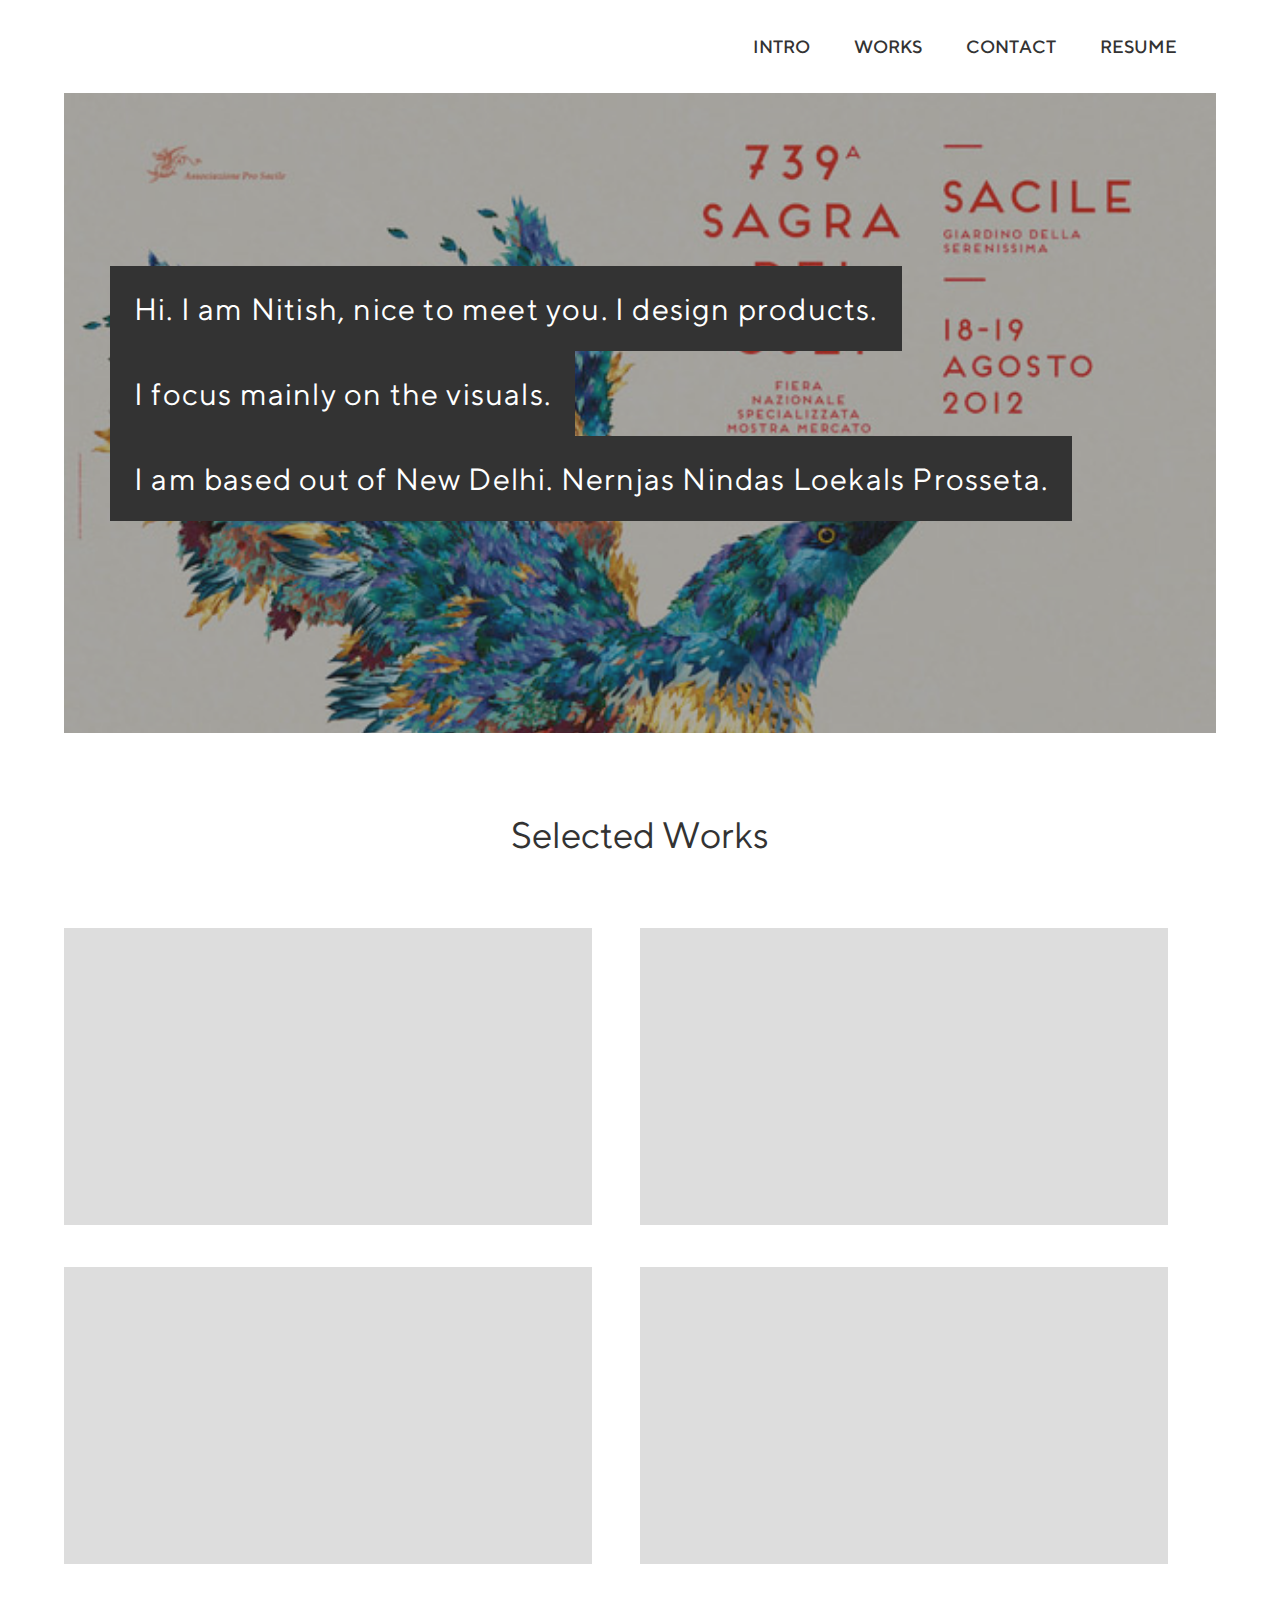
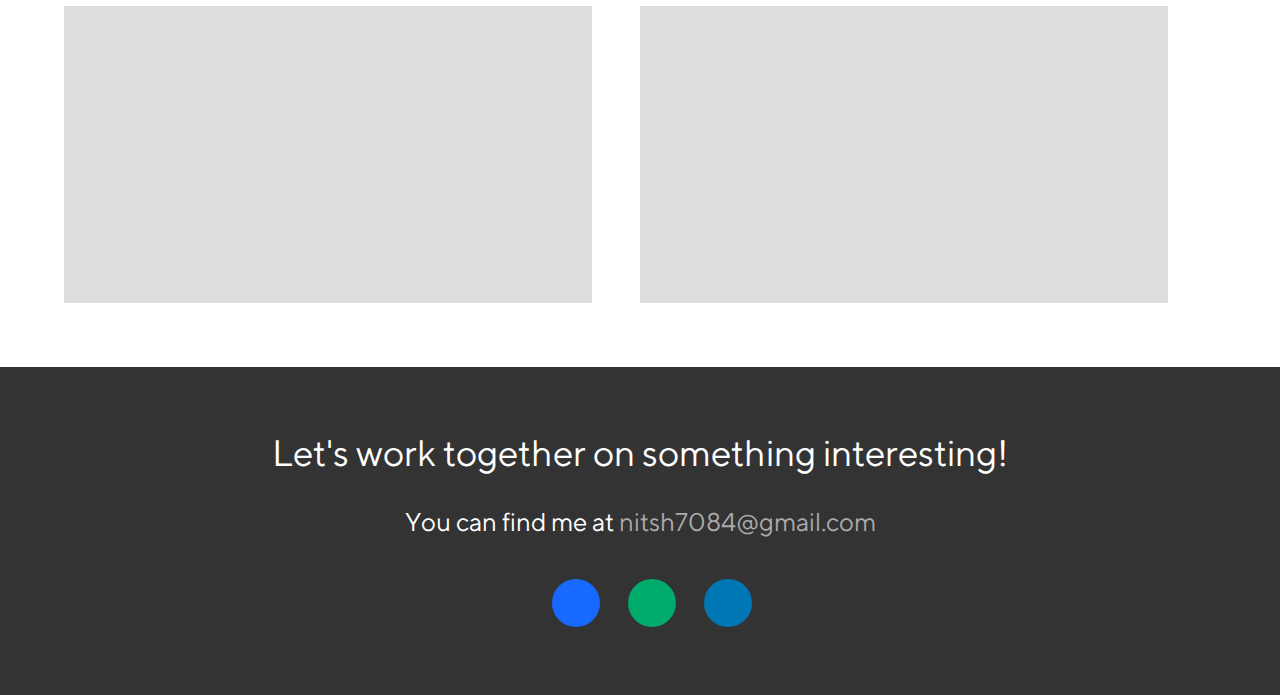
<file: index_black.html>
<!DOCTYPE html>
<html>
<head>
<title>Nitish Hooda - Visual Designer</title>
<link rel="stylesheet" href="assets/css/style_black.css" type="text/css" />
</head>

<body>

<div class="container">

<div class="top_container">

<div class="top_nav">

<ul><li>INTRO</li>
<li>WORKS</li>
<li>CONTACT</li>
<li>RESUME</li>
<div class="clear"></div>
</ul>	

</div>

<div class="top_intro_container">
	
<div class="intro_container">
<div class="intro_overlay">

</div>

<div class="intro_content_container">
	<div>
<div class="intro_text_container">
<div class="intro_text">Hi. I am Nitish, nice to meet you. I design products.</div>
</div>
</div>

<div>
<div class="intro_text_container">
<div class="intro_text">I focus mainly on the visuals.</div>
</div>
</div>


<div>
<div class="intro_text_container">
<div class="intro_text">I am based out of New Delhi. Nernjas Nindas Loekals Prosseta.</div>
</div>
</div>

</div>


</div>

</div>


<div class="works_container">

<div class="works_title_container">Selected Works</div>


<div class="works_content_container">

<div class="works_single_container">

</div>

<div class="works_single_container">

</div>

<div class="works_single_container">

</div>

<div class="works_single_container">

</div>

<div class="works_single_container">

</div>

<div class="works_single_container">

</div>


<div class="clear"></div>


	</div>

</div>



</div>


</div>

<div class="footer">
	
<div class="footer_content_container">

<div class="footer_text_1">
	Let's work together on something interesting!
</div>

<div class="footer_text_2">
	You can find me at <span class="contact_email">nitsh7084@gmail.com</span>
</div>

<div class="footer_social_container">
	<div class="social_icon" id="behance_social"></div>
		<div class="social_icon" id="medium_social"></div>
			<div class="social_icon" id="linkedin_social"></div>
</div>
	</div>

</div>


</body>
</html>
</file>
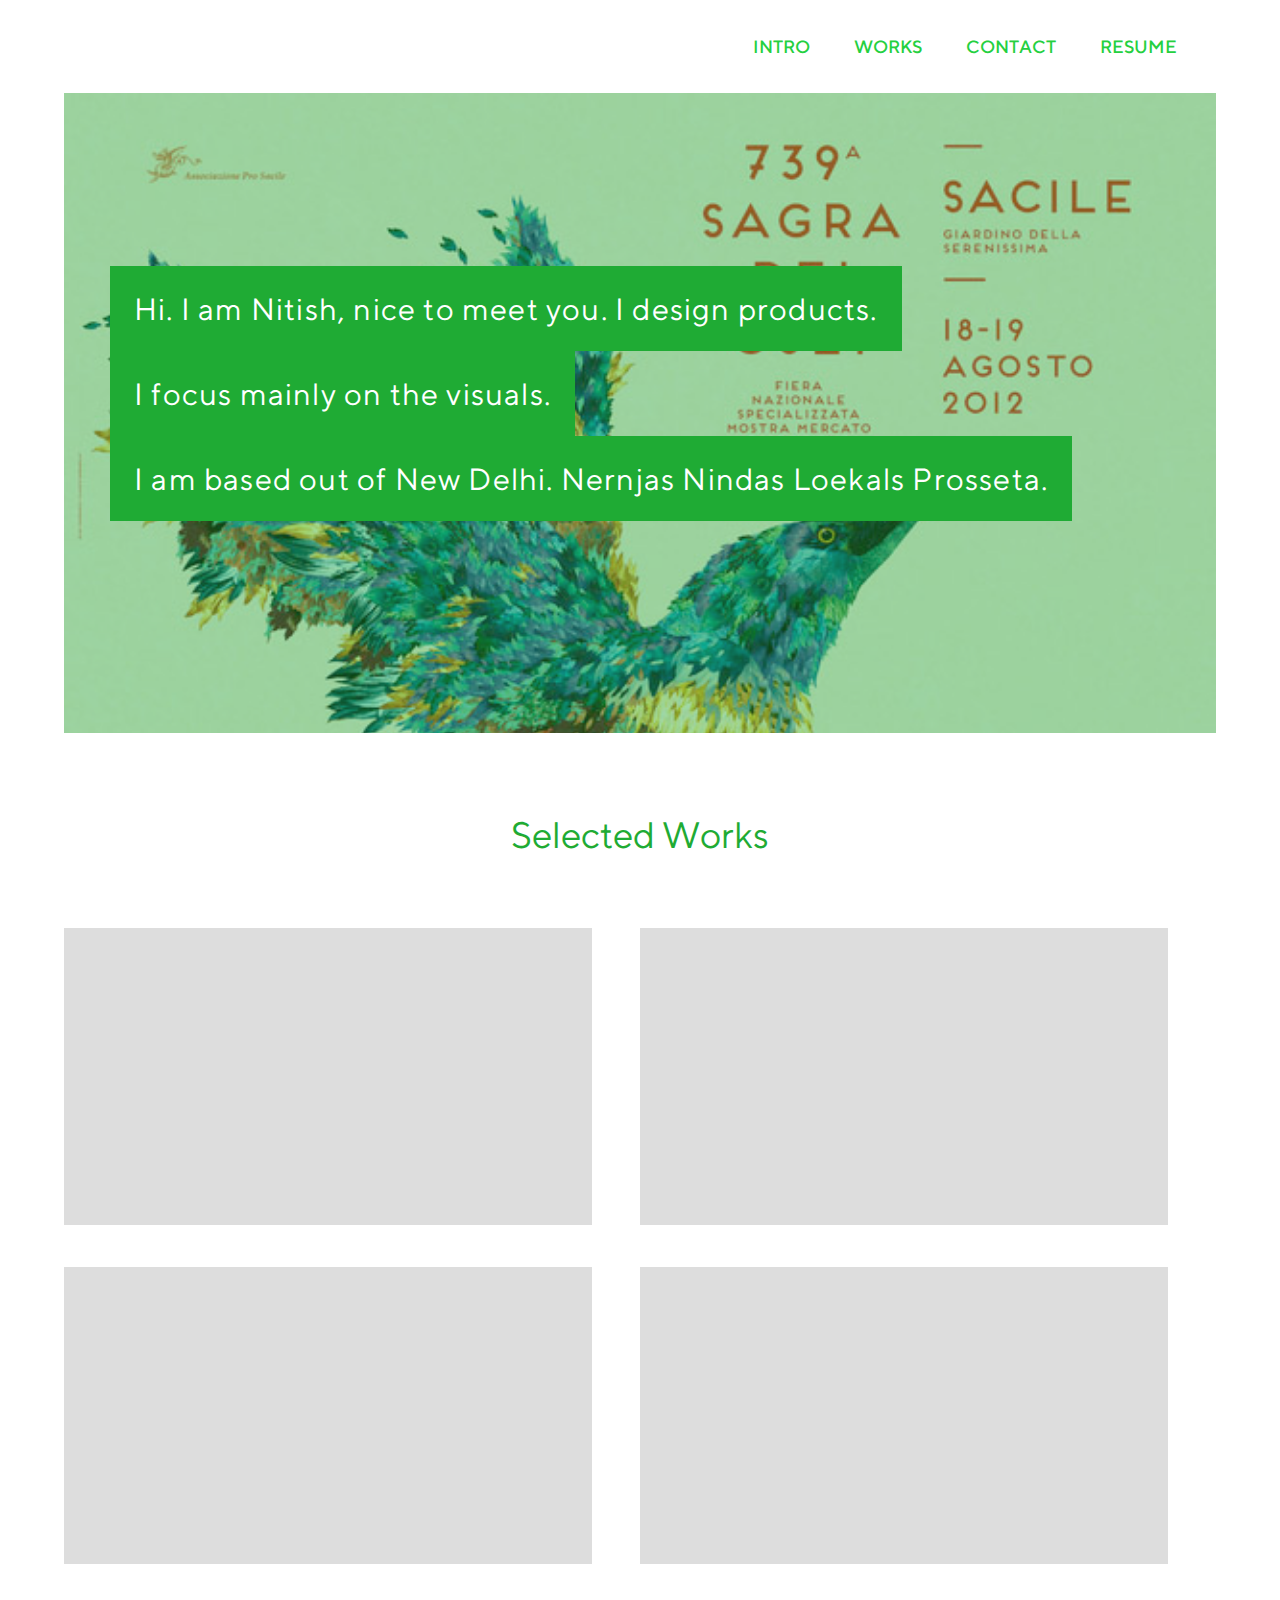
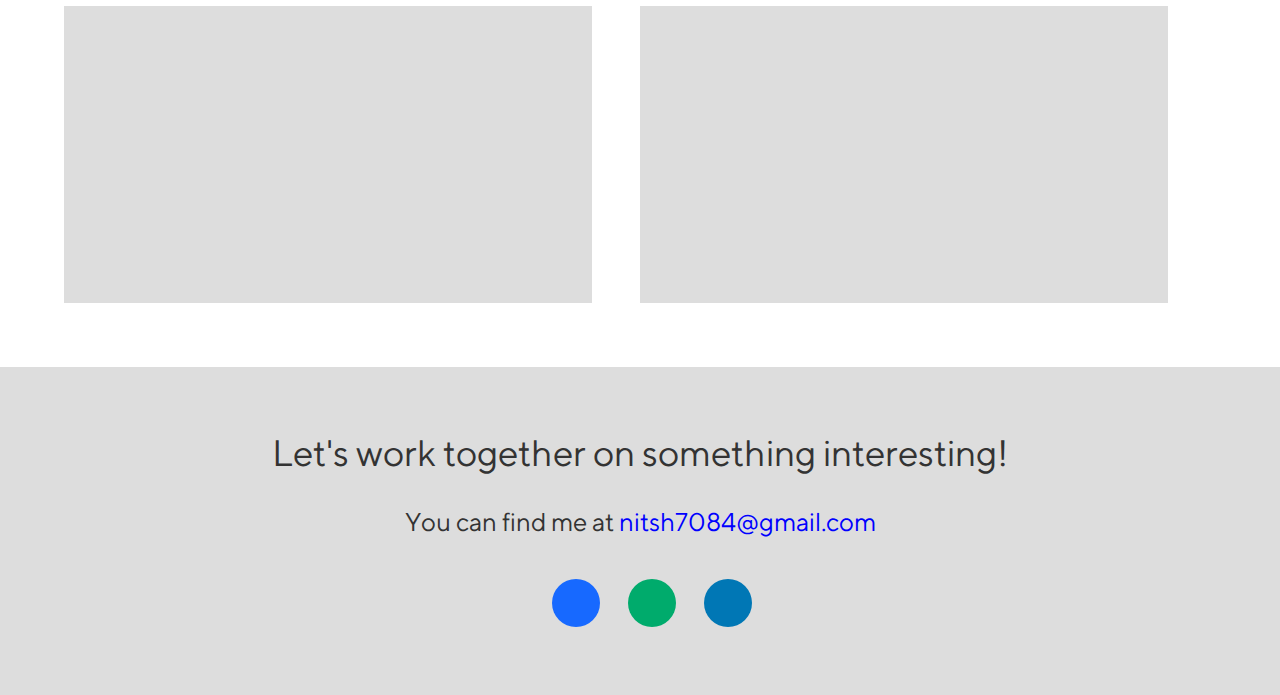
<file: index_earlier.html>
<!DOCTYPE html>
<html>
<head>
<title>Nitish Hooda - Visual Designer</title>
<link rel="stylesheet" href="assets/css/style.css" type="text/css" />
</head>

<body>

<div class="container">

<div class="top_container">

<div class="top_nav">

<ul><li>INTRO</li>
<li>WORKS</li>
<li>CONTACT</li>
<li>RESUME</li>
<div class="clear"></div>
</ul>	

</div>

<div class="top_intro_container">
	
<div class="intro_container">
<div class="intro_overlay">

</div>

<div class="intro_content_container">
	<div>
<div class="intro_text_container">
<div class="intro_text">Hi. I am Nitish, nice to meet you. I design products.</div>
</div>
</div>

<div>
<div class="intro_text_container">
<div class="intro_text">I focus mainly on the visuals.</div>
</div>
</div>


<div>
<div class="intro_text_container">
<div class="intro_text">I am based out of New Delhi. Nernjas Nindas Loekals Prosseta.</div>
</div>
</div>

</div>


</div>

</div>


<div class="works_container">

<div class="works_title_container">Selected Works</div>


<div class="works_content_container">

<div class="works_single_container">

</div>

<div class="works_single_container">

</div>

<div class="works_single_container">

</div>

<div class="works_single_container">

</div>

<div class="works_single_container">

</div>

<div class="works_single_container">

</div>


<div class="clear"></div>


	</div>

</div>



</div>


</div>

<div class="footer">
	
<div class="footer_content_container">

<div class="footer_text_1">
	Let's work together on something interesting!
</div>

<div class="footer_text_2">
	You can find me at <span class="contact_email">nitsh7084@gmail.com</span>
</div>

<div class="footer_social_container">
	<div class="social_icon" id="behance_social"></div>
		<div class="social_icon" id="medium_social"></div>
			<div class="social_icon" id="linkedin_social"></div>
</div>
	</div>

</div>


</body>
</html>
</file>
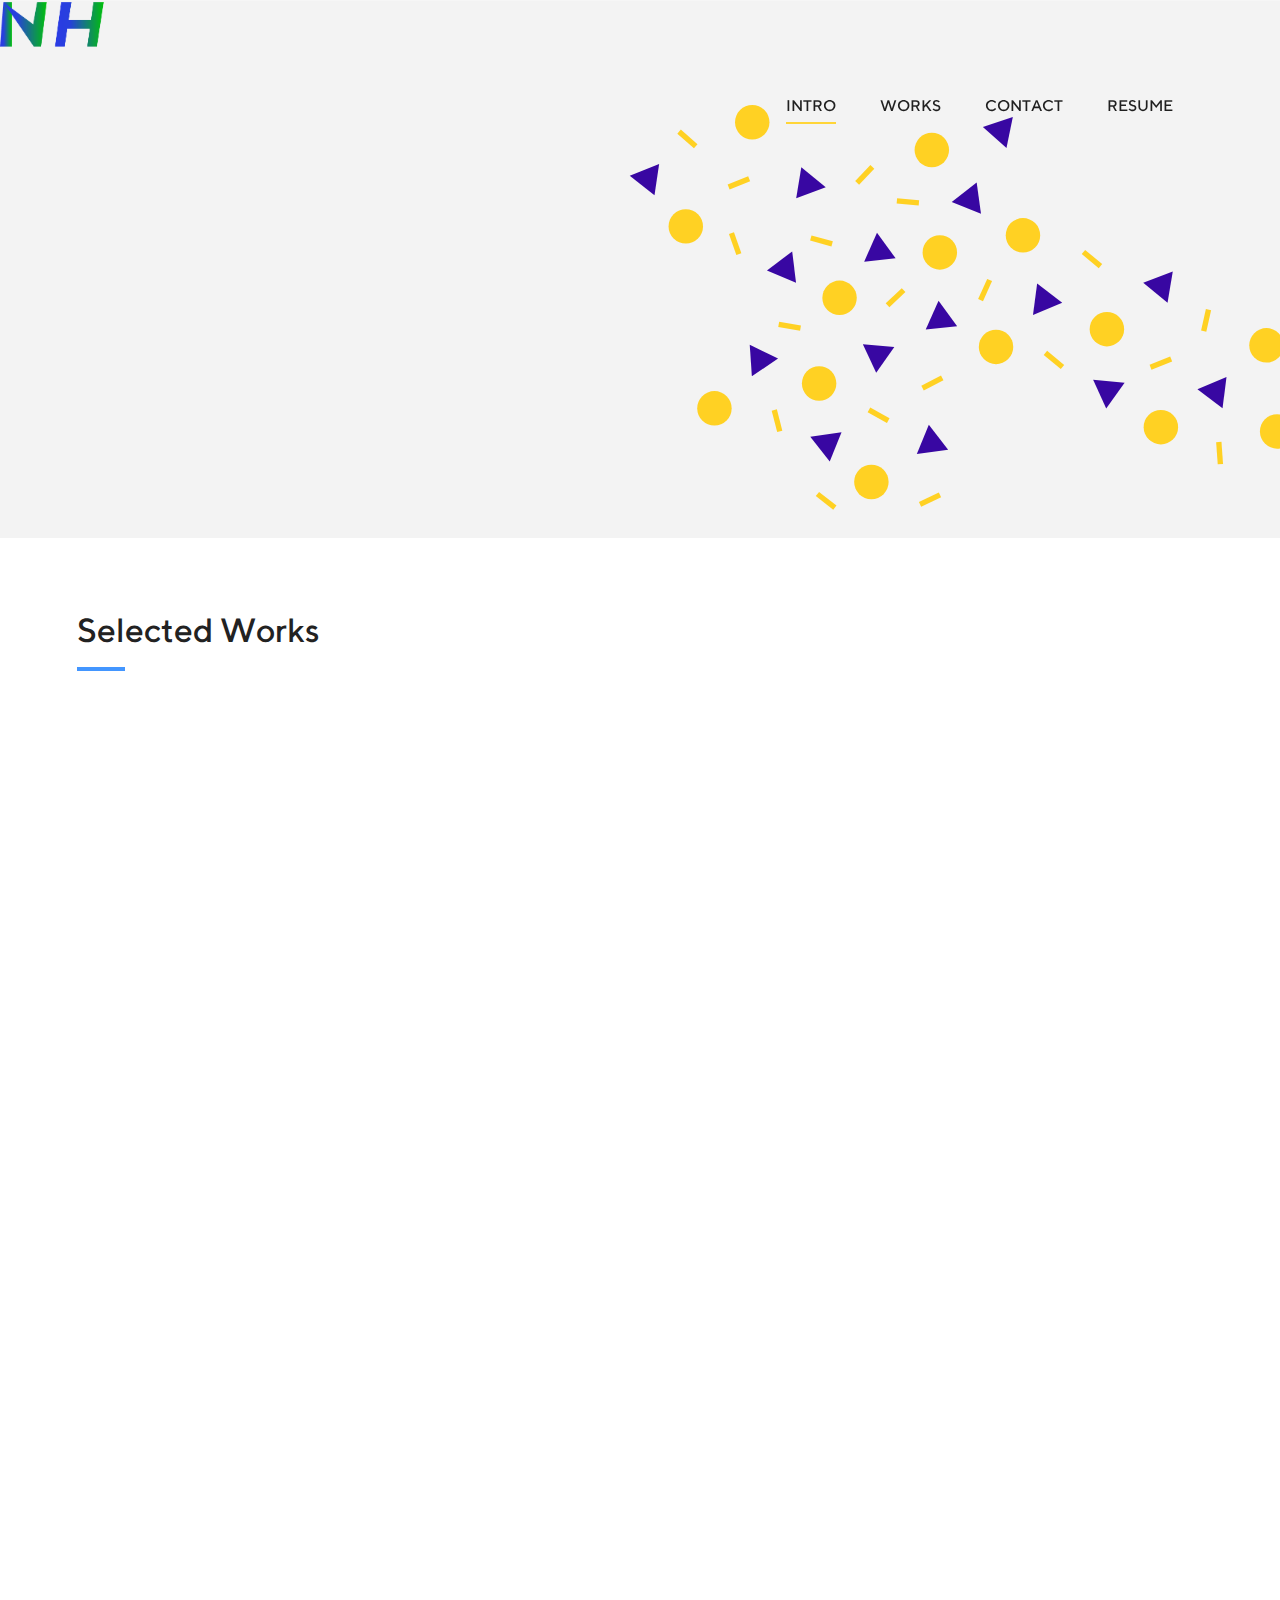
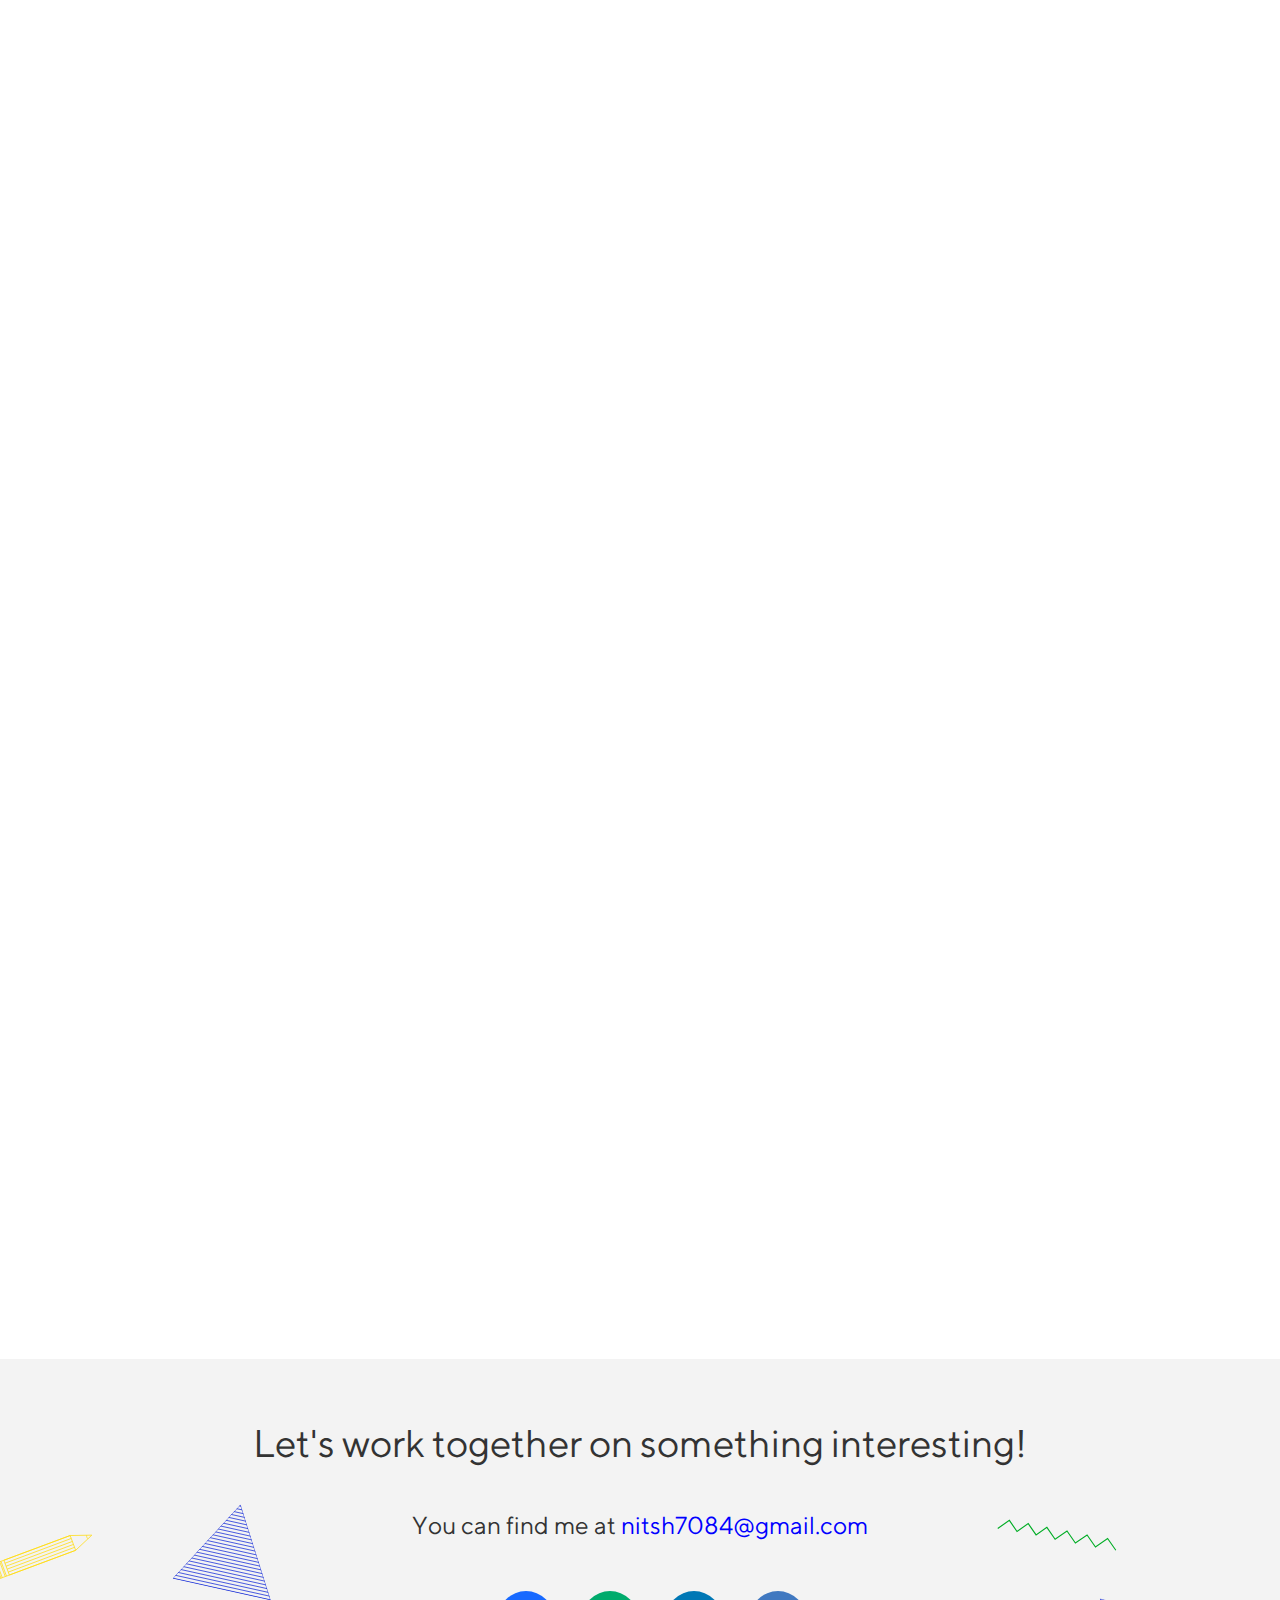
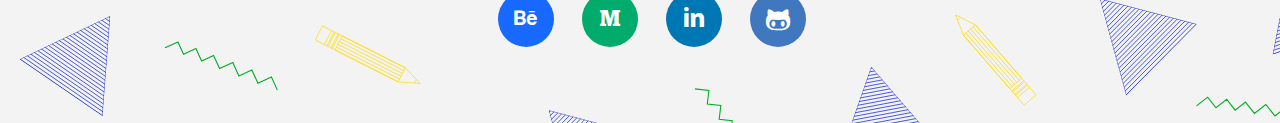
<file: indexv10.html>
<!DOCTYPE html>
<html>
<head>
<title>Nitish Hooda - Visual Designer</title>
<meta charset="UTF-8" />
<meta name="viewport" content="width=device-width; initial-scale=1.0; maximum-scale=1.0; minimum-scale=1.0; user-scalable=no; target-densityDpi=device-dpi" />
<meta name="description" content="We help businesses and startups in branding, designing and developing their product with awesome technology and sound marketing." />
<meta name="keywords" content="amitus,amituslab,design,design agency,design agency new delhi,parallax" />
<meta property="og:title" content="AmitusLab - Lets create world class applications." />
<meta property="og:type" content="website" />
<meta property="og:url" content="www.amituslab.com" />
<meta property="og:description" content="We help businesses and startups in branding, designing and developing their product with awesome technology and sound marketing." />
<meta property="og:image" content="images/amitus.jpg" />
<meta name="twitter:card" content="We help businesses and startups in branding, designing and developing their product with awesome technology and sound marketing." />
<meta name="twitter:url" content="www.amituslab.com" />
<meta name="twitter:title" content="AmitusLab - Lets create world class applications." />
<meta name="twitter:description" content="We help businesses and startups in branding, designing and developing their product with awesome technology and sound marketing." />
<meta name="twitter:image" content="images/amitus.jpg" />
<link rel="stylesheet" href="assets/css/style7.css" type="text/css" />
</head>

<body>


<div class="top_drawer">


<div class="top_logo">
<!--

<img src="assets/images/personal_logo_left_aligned.png" width="300" height="48" />

-->

<img src="assets/images/personal_logo_left_aligned_2.png" width="150" height="60" />


</div>


<div class="top_nav">

<ul><li class="selected" href="#intro_content_container" id="intro_tab"><a href="#intro_content_container">INTRO</a></li>
<li id="works_tab"><a href="#works_title_container">WORKS</a></li>
<li id="contact_tab"><a href="#footer">CONTACT</a></li>
<li id="resume_tab"><a href="resume.pdf">RESUME</a></li>
<div class="clear"></div>
</ul>	

</div>


<div class="clear"></div>

</div>


<div class="container">


<div class="top_container">





	
<div class="intro_container" id="intro_container">


<div id="svg_container">

<?xml version="1.0" encoding="utf-8"?>
<!-- Generator: Adobe Illustrator 19.0.0, SVG Export Plug-In . SVG Version: 6.00 Build 0)  -->
<svg version="1.1" id="Layer_1" xmlns="http://www.w3.org/2000/svg" xmlns:xlink="http://www.w3.org/1999/xlink" x="0px" y="0px"
	 viewBox="0 0 2400 1076" style="enable-background:new 0 0 2400 1076;" xml:space="preserve">
<style type="text/css">
	.st0{fill:#F3F3F3;}
	.st1{fill:#FFD123;}
	.st2{fill:none;stroke:#FFD123;stroke-width:10;stroke-miterlimit:10;}
	.st3{fill:#3807A2;}
</style>
<rect id="XMLID_322_" y="0.5" class="st0" width="2400" height="1076"/>
<circle id="path_x5F_7" class="st1" cx="1285.9" cy="424.5" r="32.3"/>
<circle id="path_x5F_25" class="st1" cx="1918.1" cy="441.2" r="32.3"/>
<circle id="path_x5F_15" class="st1" cx="1339.6" cy="765.6" r="32.3"/>
<circle id="path_x5F_12" class="st1" cx="1574.2" cy="558.4" r="32.3"/>
<circle id="path_x5F_18" class="st1" cx="1762.2" cy="473.3" r="32.3"/>
<circle id="path_x5F_17" class="st1" cx="1747.2" cy="281.2" r="32.3"/>
<circle id="path_x5F_3" class="st1" cx="1410.5" cy="229.2" r="32.3"/>
<circle id="path_x5F_28" class="st1" cx="1867.6" cy="650.5" r="32.3"/>
<circle id="path_x5F_38" class="st1" cx="2075.5" cy="617.2" r="32.3"/>
<circle id="path_x5F_42" class="st1" cx="2176.7" cy="801" r="32.3"/>
<circle id="path_x5F_47" class="st1" cx="2394.7" cy="808.9" r="32.3"/>
<circle id="path_x5F_46" class="st1" cx="2374.7" cy="647.5" r="32.3"/>
<circle id="path_x5F_20" class="st1" cx="1535.9" cy="719.1" r="32.3"/>
<circle id="path_x5F_33" class="st1" cx="1633.9" cy="903.7" r="32.3"/>
<line id="path_x5F_29" class="st2" x1="2031.5" y1="472.4" x2="2063.4" y2="499"/>
<line id="path_x5F_2" class="st2" x1="1273.3" y1="246.8" x2="1304.5" y2="274.2"/>
<line id="path_x5F_5" class="st2" x1="1371.5" y1="437.2" x2="1385.4" y2="476.3"/>
<line id="path_x5F_9" class="st2" x1="1520.3" y1="446.2" x2="1560.3" y2="457.3"/>
<line id="path_x5F_22" class="st2" x1="1664.2" y1="572.4" x2="1694.3" y2="543.9"/>
<line id="path_x5F_16" class="st2" x1="1681.7" y1="376.5" x2="1723" y2="380.4"/>
<line id="path_x5F_10" class="st2" x1="1607.2" y1="342.9" x2="1635.7" y2="312.8"/>
<line id="path_x5F_4" class="st2" x1="1404.7" y1="335.2" x2="1366.2" y2="350.6"/>
<line id="path_x5F_26" class="st2" x1="1838.6" y1="562.9" x2="1855.6" y2="525"/>
<line id="path_x5F_34" class="st2" x1="1766.7" y1="708.6" x2="1729.8" y2="727.6"/>
<line id="path_x5F_31" class="st2" x1="1665.5" y1="788.7" x2="1629.3" y2="768.5"/>
<line id="path_x5F_36" class="st2" x1="1762.5" y1="927.9" x2="1725.1" y2="945.9"/>
<line id="path_x5F_37" class="st2" x1="1992.2" y1="688.1" x2="1960.2" y2="661.6"/>
<line id="path_x5F_41" class="st2" x1="2196" y1="673.3" x2="2157.3" y2="688.4"/>
<line id="path_x5F_43" class="st2" x1="2266" y1="580.5" x2="2257" y2="621"/>
<line id="path_x5F_45" class="st2" x1="2285.3" y1="828.8" x2="2288.3" y2="870.2"/>
<g id="XMLID_313_">
	<line id="XMLID_215_" class="st2" x1="2490.4" y1="800.5" x2="2523.7" y2="775.6"/>
</g>
<g id="XMLID_312_">
	<line id="XMLID_214_" class="st2" x1="2569.1" y1="970.6" x2="2572" y2="929.2"/>
</g>
<line id="path_x5F_14" class="st2" x1="1460.1" y1="608.4" x2="1501" y2="615.3"/>
<line id="path_x5F_19" class="st2" x1="1451.8" y1="768.7" x2="1462.1" y2="808.9"/>
<line id="path_x5F_32" class="st2" x1="1532.7" y1="926.3" x2="1565.4" y2="951.9"/>
<polygon id="path_x5F_1" class="st3" points="1227.2,366.2 1180.8,329.4 1235.9,307.6 "/>
<polygon id="path_x5F_17_1_" class="st3" points="1899.1,219.3 1887.2,277.3 1842.9,238 "/>
<polygon id="path_x5F_13" class="st3" points="1458.9,672.4 1409.8,705.4 1405.8,646.3 "/>
<polygon id="path_x5F_30" class="st3" points="1577.9,810.4 1555.8,865.4 1519.3,818.7 "/>
<polygon id="path_x5F_35" class="st3" points="1777.8,843.2 1719.1,851.1 1741.6,796.3 "/>
<polygon id="path_x5F_8" class="st3" points="1492.6,530.1 1438.1,507 1485.4,471.4 "/>
<polygon id="path_x5F_27" class="st3" points="1991.7,567.8 1936.9,590.4 1944.7,531.7 "/>
<polygon id="path_x5F_40" class="st3" points="2199,509.3 2189.2,567.7 2143.6,530 "/>
<g id="XMLID_314_">
	<polygon id="XMLID_615_" class="st3" points="2473.7,655.1 2530.1,673.1 2486.3,713 	"/>
</g>
<polygon id="path_x5F_39" class="st3" points="2108.7,717.8 2074.2,765.9 2049.7,712 "/>
<polygon id="path_x5F_44" class="st3" points="2299.8,706.8 2292.3,765.6 2245.2,729.7 "/>
<g id="XMLID_311_">
	<polygon id="XMLID_202_" class="st3" points="2478.1,863.2 2522.1,902.8 2465.7,921.1 	"/>
</g>
<polygon id="path_x5F_11" class="st3" points="1679.3,484.3 1620.4,490.6 1644.4,436.5 "/>
<polygon id="path_x5F_21" class="st3" points="1839.4,401 1784.5,378.7 1831.3,342.3 "/>
<polygon id="path_x5F_6" class="st3" points="1492.9,371.9 1502.5,313.5 1548.3,351 "/>
<polygon id="path_x5F_24" class="st3" points="1794.7,611.5 1735.8,617.8 1759.8,563.7 "/>
<polygon id="path_x5F_23" class="st3" points="1676.9,650.6 1642.9,699.1 1617.9,645.4 "/>
</svg>


</div>









<div class="intro_content_container" id="intro_content_container">

<div class="intro_line_1">
<div class="anim_container"><div class="anim_inner_container anim_left">Hi!</div> </div>

<div class="anim_container"><div class="anim_inner_container anim_top">I am Nitish.</div></div> 

<div class="anim_container"><div class="anim_inner_container anim_bottom">I design products.</div></div>
</div>

<div class="intro_line_2">




<div class="anim_container"><div class="anim_inner_container anim_top">Nice to</div></div> <div class="anim_container"><div class="anim_inner_container anim_left">meet you. I</div></div> <div class="anim_container"><div class="anim_inner_container anim_bottom">am a</div></div> <div class="anim_container"><div class="anim_inner_container anim_top">product designer</div></div> <div class="anim_container"><div class="anim_inner_container anim_bottom">who</div></div> <div class="anim_container"><div class="anim_inner_container anim_left">focuses mainly </div></div> <div class="anim_container"><div class="anim_inner_container anim_bottom"> on the</div></div>


<div class="anim_container"><div class="anim_inner_container anim_left anim_lower_line">visuals. I live </div></div> <div class="anim_container"><div class="anim_inner_container anim_top anim_lower_line"> in New Delhi.</div></div>







</div>

</div>

</div>


<div class="works_container" id="works_container">

<div class="works_title_container">
<div class="works_title_text" id="works_title_container">Selected Works</div>
<div class="works_title_line"></div>
</div>


<div class="works_content_container">


<div class="work_single_container">


<div class="work_cover_container"></div>
<div class="work_cover_overlay">
		<a href="case study/studycopter.html" target="_blank">

		<div class="work_overlay_title">
Studycopter
	</div>

<div class="work_overlay_desc">
Ace your exams
</div>
</a>

</div>

</div>

<div class="work_single_container">


<div class="work_cover_container"></div>
<div class="work_cover_overlay">
		<a href="case study/goqii.html" target="_blank">
	<div class="work_overlay_title">
Goqii
	</div>

<div class="work_overlay_desc">
Your Coach for a healthy lifestyle
</div>

</a>
</div>

</div>


<div class="work_single_container">


<div class="work_cover_container"></div>
<div class="work_cover_overlay">
		<a href="case study/crosschecks.html" target="_blank">
		<div class="work_overlay_title">
Crosschecks
	</div>

<div class="work_overlay_desc">
Secure your vehicles
</div>
</a>

</div>

</div>

<div class="work_single_container">


<div class="work_cover_container"></div>
<div class="work_cover_overlay">
		<a href="case study/sureshot.html" target="_blank">
	
		<div class="work_overlay_title">
Studycopter Sureshot
	</div>

<div class="work_overlay_desc">
Ace your exams
</div>
</a>

</div>

</div>

<div class="work_single_container">


<div class="work_cover_container"></div>
<div class="work_cover_overlay">
	<a href="case study/litewallet.html" target="_blank">
	
		<div class="work_overlay_title">
Litewallet
	</div>

<div class="work_overlay_desc">
Your Coach for a healthy lifestyle
</div>

</a>

</div>

</div>


<div class="work_single_container">


<div class="work_cover_container"></div>
<div class="work_cover_overlay">
	<a href="case study/litewallet.html" target="_blank">
	
		<div class="work_overlay_title">
Kristal
	</div>

<div class="work_overlay_desc">

</div>

</a>

</div>

</div>



<div class="work_single_container">


<div class="work_cover_container"></div>
<div class="work_cover_overlay">
	<a href="case study/litewallet.html" target="_blank">
	
		<div class="work_overlay_title">
Frienzz
	</div>

<div class="work_overlay_desc">

</div>

</a>

</div>

</div>













<div class="clear"></div>

</div>



</div>


	</div>

</div>



</div>


</div>

<div class="footer" id="footer">





<div class="footer_inner_container">




	
<div class="footer_content_container">

<div class="footer_text_1">
	Let's work together on something interesting!
</div>

<div class="footer_text_2">
	You can find me at <span class="contact_email">nitsh7084@gmail.com</span>
</div>

<div class="footer_social_container">
	<div class="social_icon" id="behance_social"><a href="https://www.behance.net/thenitish2312" target="_blank"></a></div>
		<div class="social_icon" id="medium_social"><a href="https://medium.com/@nitsh" target="_blank"></a></div>
			<div class="social_icon" id="linkedin_social"><a href="https://www.linkedin.com/in/nitishhooda" target="_blank"></a></div>
						<div class="social_icon" id="github_social"><a href="https://github.com/thenitish23121991" target="_blank"></a></div>
</div>
	</div>


</div>

</div>


<script src="https://ajax.googleapis.com/ajax/libs/jquery/3.1.0/jquery.min.js"></script>
<script>

var top_drawer = $('.top_drawer');
var intro = document.getElementById('intro_content_container');
var works = document.getElementById('works_title_container');
var contact = document.getElementById('footer');
var intro_container = document.getElementById('intro_container');
var works_container = document.getElementById('works_container');
intro_tab = $('#intro_tab');
works_tab = $('#works_tab');
contact_tab = $('#contact_tab');
intro_height = intro_container.offsetHeight;
works_height = works_container.offsetHeight;

var scrolltop = window.pageYOffset || document.documentElement.scrollTop;

works_pos = works.getBoundingClientRect();
contact_pos = contact.getBoundingClientRect();

works_top = works_pos.top;
contact_top = contact_pos.top;


var s_rects = $('#svg_container svg polygon');
var s_circles = $('#svg_container svg circle');
var s_lines = $('#svg_container svg line');


function animate_objects(){

s_rects.addClass('show');
s_circles.addClass('show');
s_lines.addClass('show');



}

setTimeout(function(){


animate_objects();


},2400);





function check_scroll(){

var scrollHeight = $(document).height();
var scrollPosition = $(window).height() + $(window).scrollTop();

var actual_scroll = (scrollPosition-$(window).height());


var scroll_rand = Math.random()*100;


if(actual_scroll > intro_height){

$('.top_drawer').addClass('scrolled');
console.log(scrollHeight+' ');

}

if((scrollHeight - scrollPosition) > intro_height){

if(scroll_rand < 8){
}

}



if((scrollHeight - scrollPosition) / scrollHeight === 0) {


$('.top_nav ul li').removeClass('selected');
$('#contact_tab').addClass('selected');
}

else if(actual_scroll > (works_top-180) && actual_scroll < contact_top){

$('.work_single_container').addClass('show');

}

else if(actual_scroll > works_top && actual_scroll < contact_top){

$('.top_nav ul li').removeClass('selected');
$('#works_tab').addClass('selected');


}
else if(actual_scroll < works_top){

$('.top_nav ul li').removeClass('selected');
$('#intro_tab').addClass('selected');

$('.top_drawer').removeClass('scrolled');

}

}



$('.top_nav ul li a').on('click',function(){

var parent_id = $(this).parent('li').attr('id');
console.log(parent_id);

$('.top_nav ul li').removeClass('selected');
$('#'+parent_id).addClass('selected');

});



$(document).ready(function(){




// Show the Intro lines
setTimeout(function(){

$('.intro_line_1 .anim_top, .intro_line_1 .anim_left, .intro_line_1 .anim_bottom').addClass('show');
$('.intro_line_2 .anim_top, .intro_line_2 .anim_left, .intro_line_2 .anim_bottom').addClass('show');


},1400);


$('.typing_inner_container').addClass('show');
$('.typing_inner_container:nth-child(2)').addClass('show');




$(window).on('scroll',function(event){





check_scroll();





});

});

	</script>


</body>
</html>
</file>
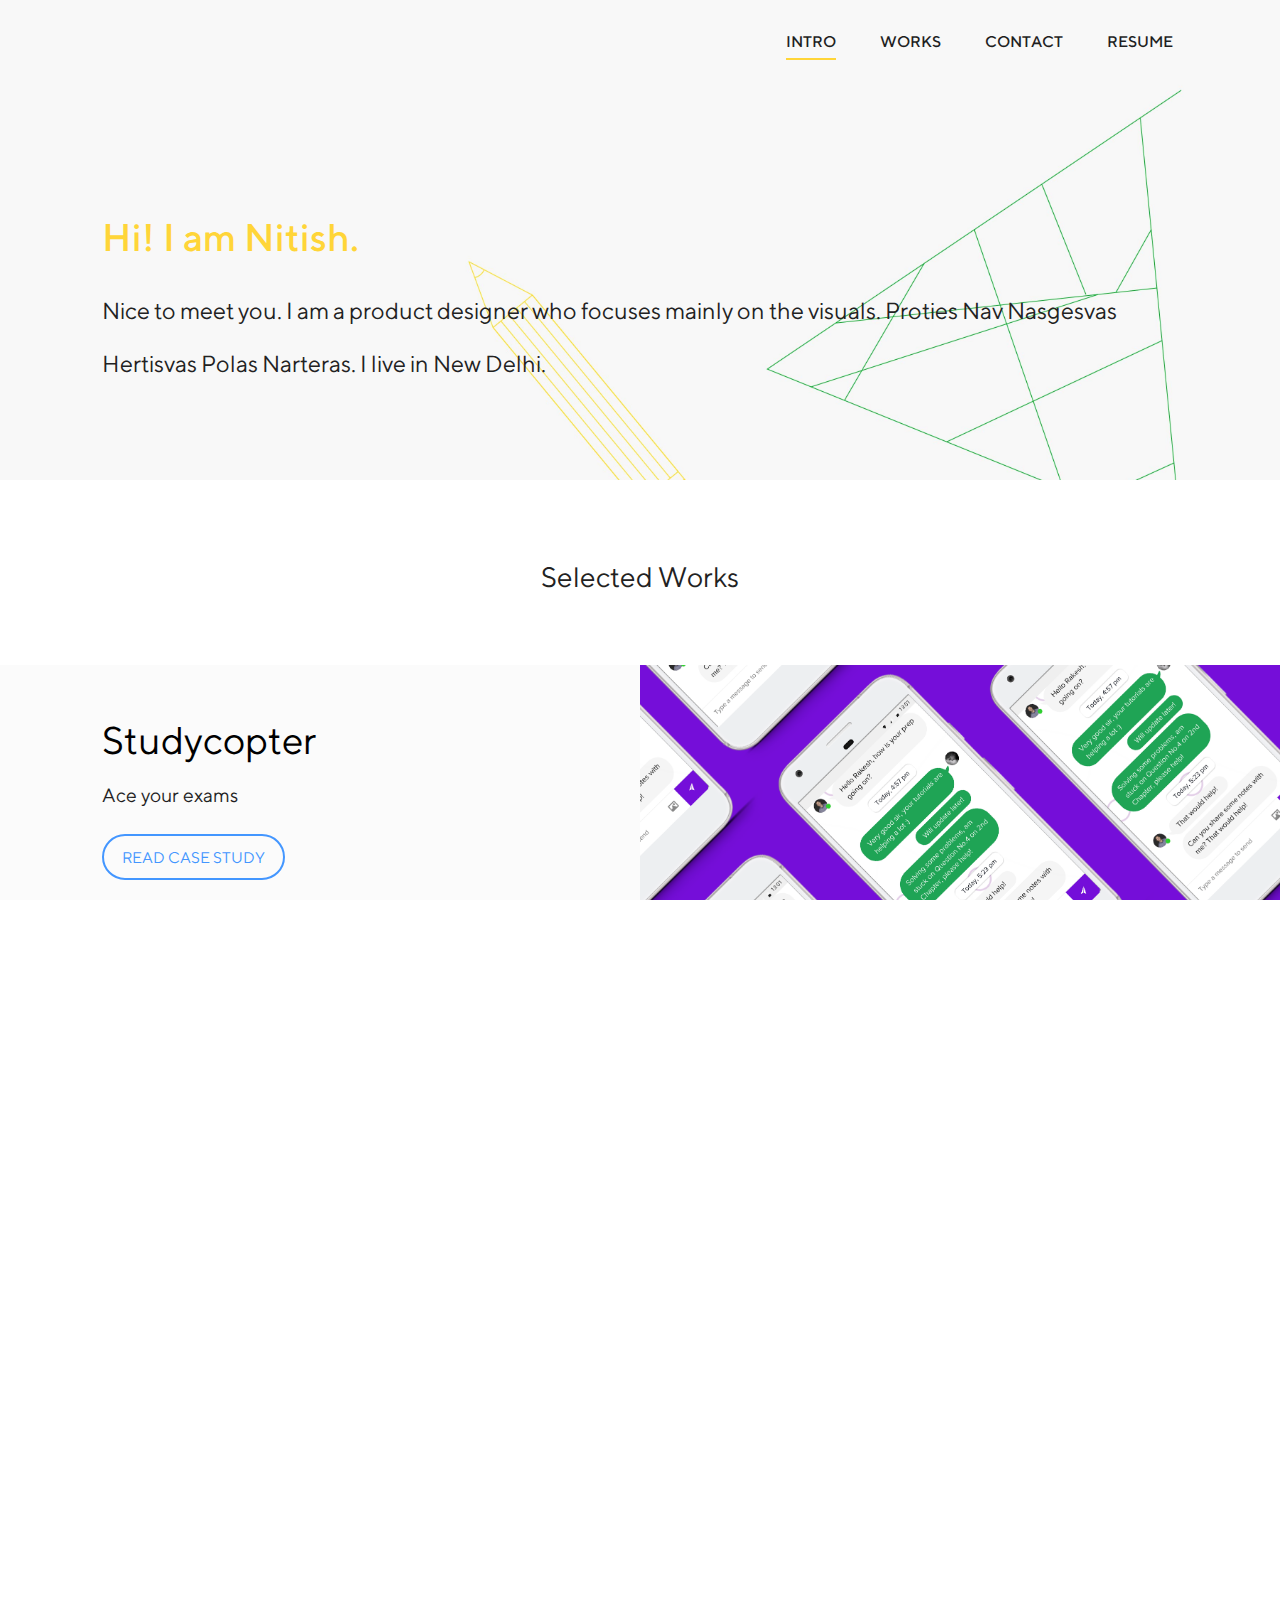
<file: indexv2.html>
<!DOCTYPE html>
<html>
<head>
<title>Nitish Hooda - Visual Designer</title>
<link rel="stylesheet" href="assets/css/stylev2.css" type="text/css" />
</head>

<body>

<div class="container">

<div class="top_container">


	
<div class="intro_container">

<div class="top_nav">

<ul><li class="selected" href="#intro_content_container"><a href="intro_content_container">INTRO</a></li>
<li><a href="#works_title_container">WORKS</a></li>
<li><a href="#footer">CONTACT</a></li>
<li><a href="resume.pdf">RESUME</a></li>
<div class="clear"></div>
</ul>	

</div>

<div class="intro_content_container" id="intro_content_container">

<div class="intro_line_1">
Hi! I am Nitish.
</div>

<div class="intro_line_2">
Nice to meet you. I am a product designer who focuses mainly on the 
visuals. Proties Nav Nasgesvas Hertisvas Polas Narteras. I live in New Delhi.
	</div>

	<div>

</div>

<div>

</div>


<div>
</div>

</div>

</div>


<div class="works_container">

<div class="works_title_container" id="works_title_container">Selected Works</div>


<div class="works_content_container">

<div class="work_single_container">

	<div class="work_content_container">


<div class="content_inner_container">
<div class="work_title_container">
Studycopter
</div>

<div class="work_desc_container">
Ace your exams
	</div>

	<div class="work_button_container">
<button class="read_case_study_button">READ CASE STUDY</button>
	</div>

</div>
</div>

<Div class="work_cover_container"></Div>

<div class="clear"></div>

</div>

<div class="work_single_container">


<Div class="work_cover_container"></Div>


	<div class="work_content_container">

		<div class="content_inner_container">

<div class="work_title_container">
Goqii
</div>

<div class="work_desc_container">
Your Coach for a healthy lifestyle.
	</div>

	<div class="work_button_container">
<button class="read_case_study_button">READ CASE STUDY</button>
	</div>

</div>
</div>


<div class="clear"></div>

</div>

</div>

<div class="work_single_container">


	<div class="work_content_container">

		<div class="content_inner_container">

<div class="work_title_container">
Crosschecks
</div>

<div class="work_desc_container">
Keep your vehicles secure
	</div>

	<div class="work_button_container">
<button class="read_case_study_button">READ CASE STUDY</button>
	</div>

</div>
</div>

<Div class="work_cover_container"></Div>

<div class="clear"></div>

</div>


<div class="work_single_container">

<Div class="work_cover_container"></Div>

	<div class="work_content_container">

<div class="work_title_container">
Studycopter Sureshot
</div>

<div class="work_desc_container">
Ace your exams
	</div>

	<div class="work_button_container">
<button class="read_case_study_button">READ CASE STUDY</button>
	</div>

</div>

<div class="clear"></div>

</div>




</div>


	</div>

</div>



</div>


</div>

<div class="footer" id="footer">
	
<div class="footer_content_container">

<div class="footer_text_1">
	Let's work together on something interesting!
</div>

<div class="footer_text_2">
	You can find me at <span class="contact_email">nitsh7084@gmail.com</span>
</div>

<div class="footer_social_container">
	<div class="social_icon" id="behance_social"></div>
		<div class="social_icon" id="medium_social"></div>
			<div class="social_icon" id="linkedin_social"></div>
</div>
	</div>

</div>


</body>
</html>
</file>
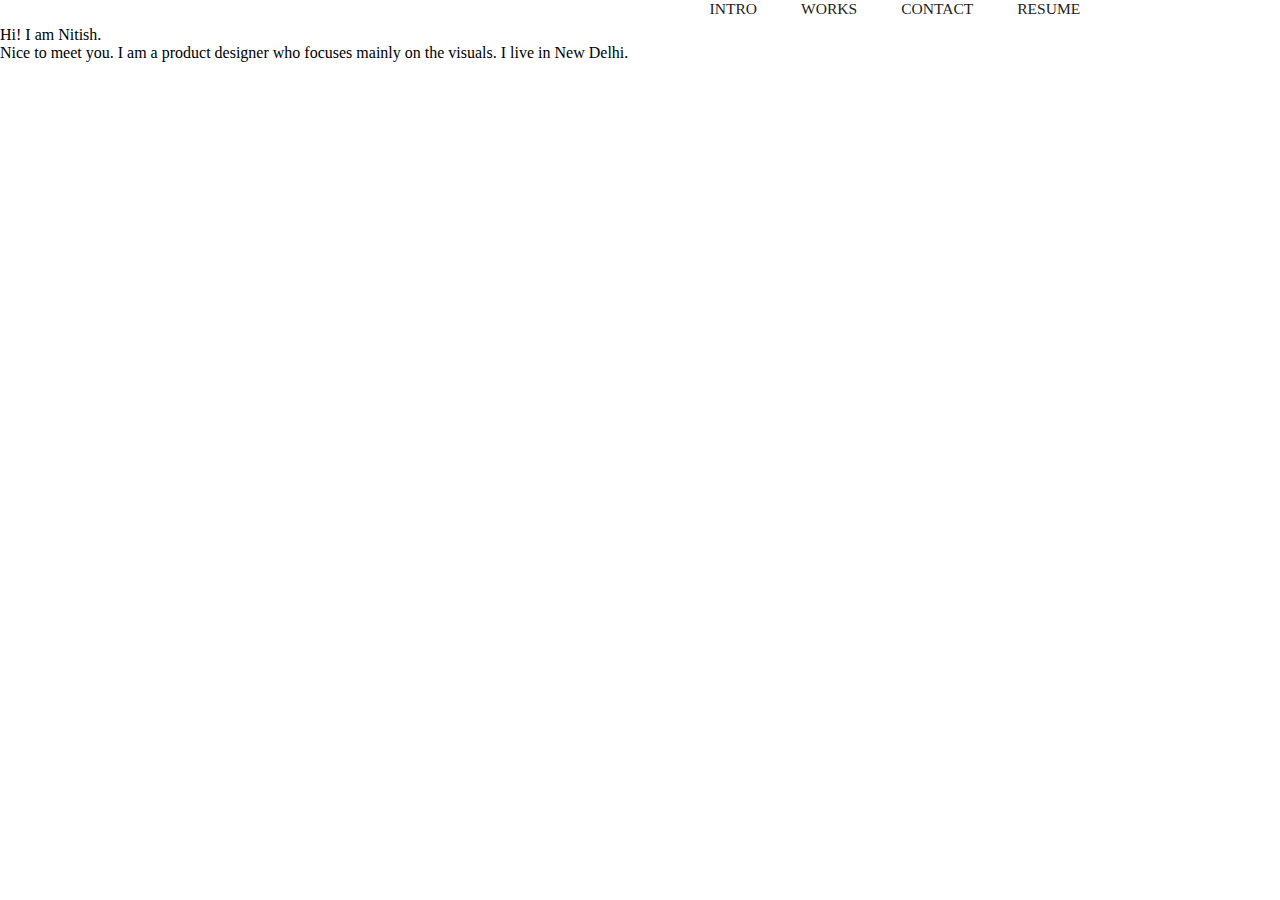
<file: indexv3.html>
<!DOCTYPE html>
<html>
<head>
	<link rel="stylesheet" type="text/css" href="assets/css/stylev3.css" />
</head>

<body>

<div class="container">

<div class="top_container">

<div class="top_nav_container">
<ul>
	<li>INTRO</li>
		<li>WORKS</li>
			<li>CONTACT</li>
				<li>RESUME</li>
				<div class="clear">

				</div>
</ul>
</div>

<div class="top_intro_container">

<div class="intro_line_1">
Hi! I am Nitish.
</div>

<div class="intro_line_2">
Nice to meet you. I am a product designer who focuses mainly on the 
visuals. I live in New Delhi.
	</div>

	</div>

</div>

</div>

	</body>
	</html>
</file>
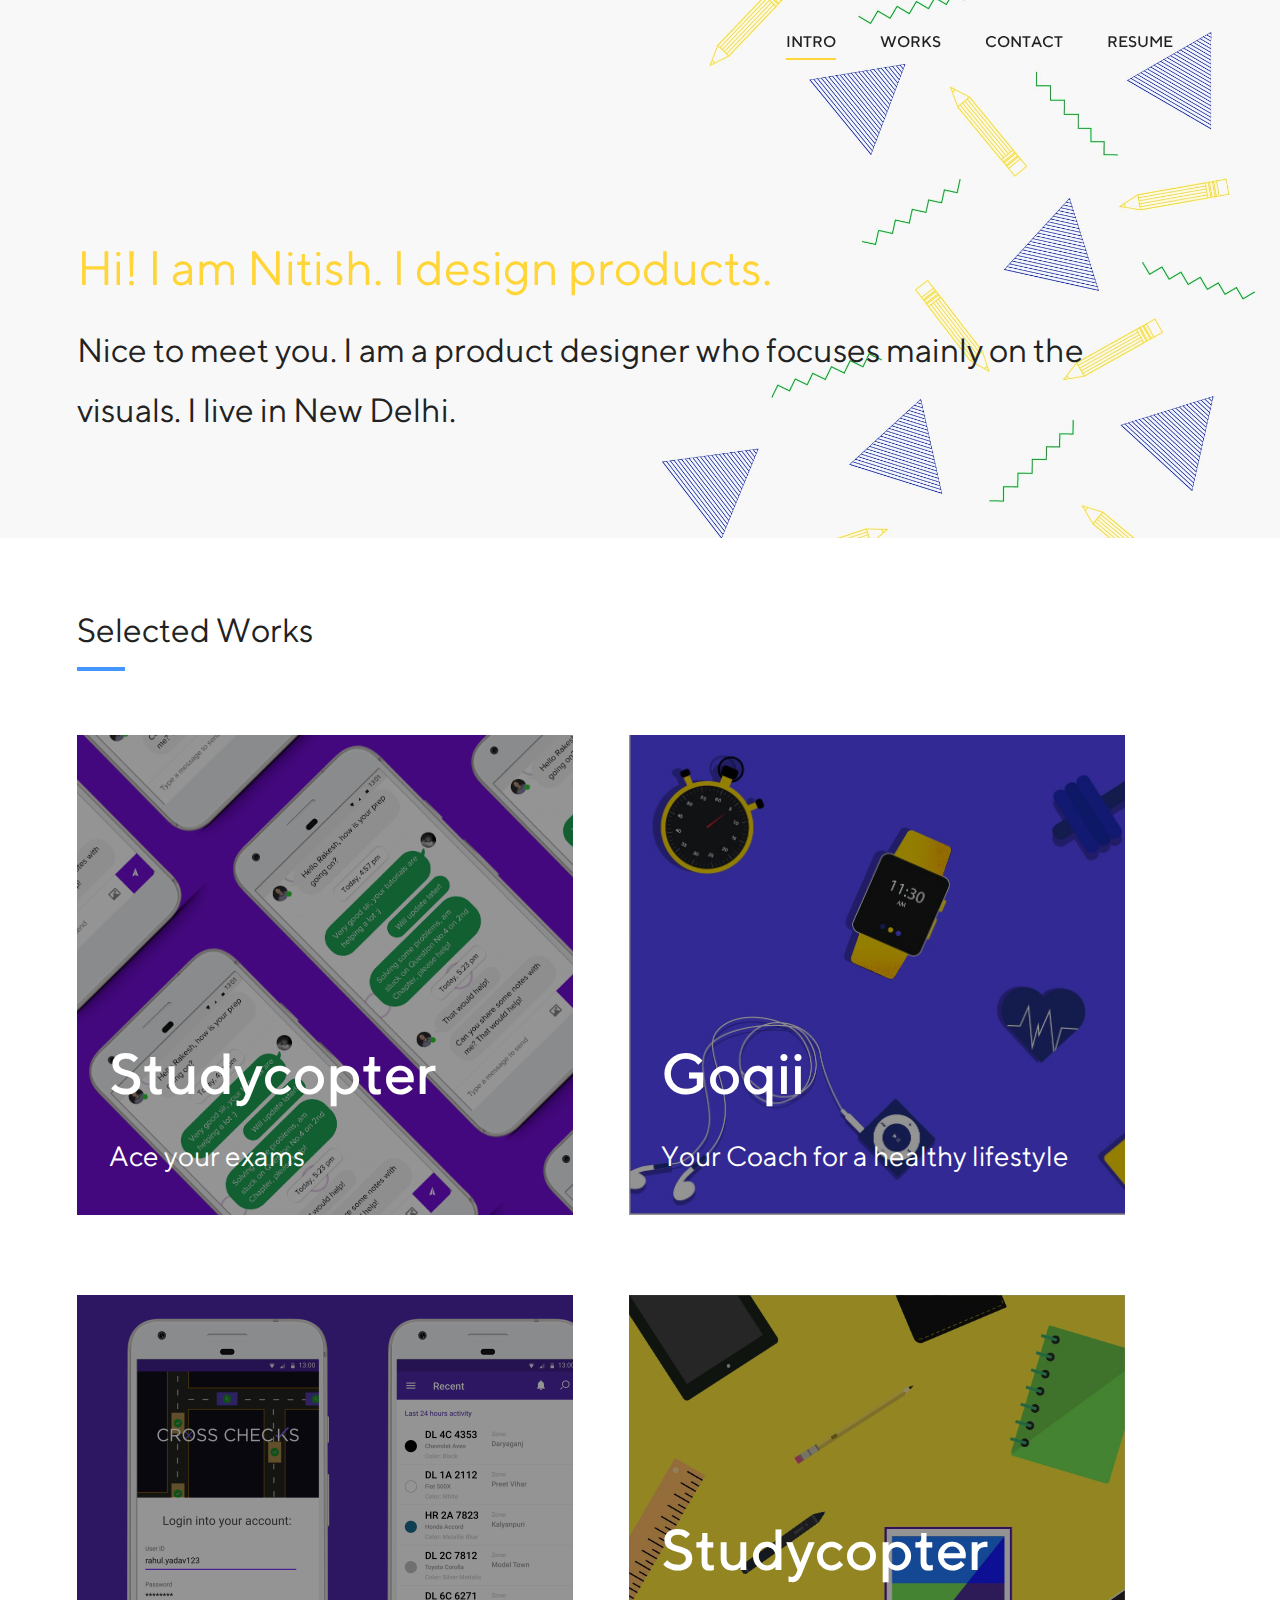
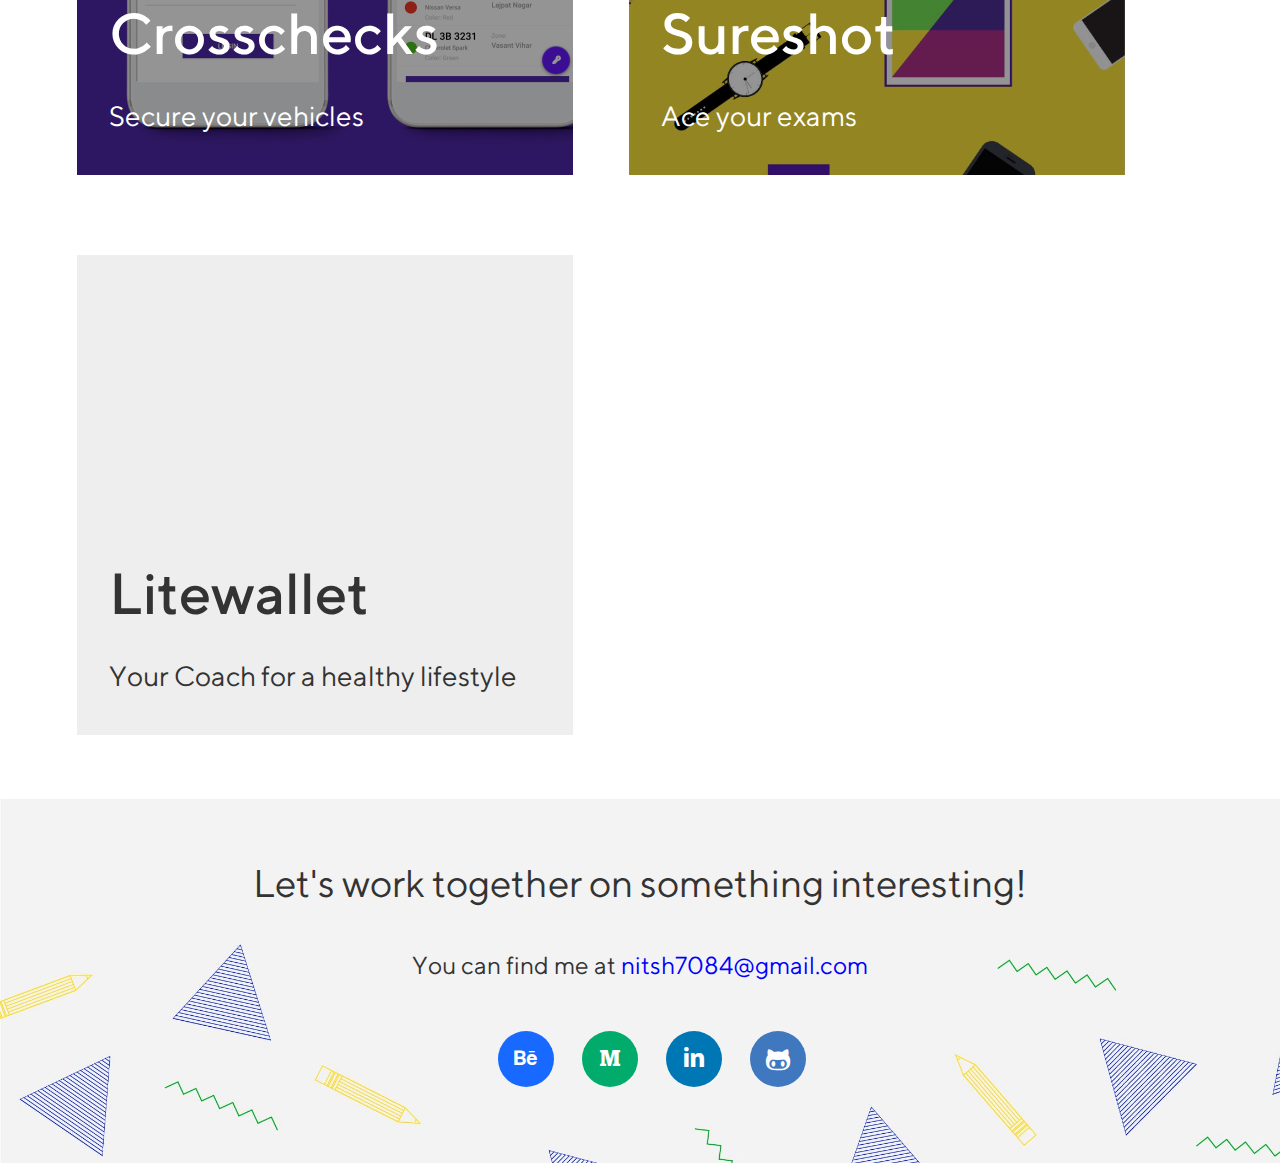
<file: indexv4.html>
<!DOCTYPE html>
<html>
<head>
<title>Nitish Hooda - Visual Designer</title>
<link rel="stylesheet" href="assets/css/stylev4.css" type="text/css" />
</head>

<body>

<div class="container">

<div class="top_container">


	
<div class="intro_container" id="intro_container">

<div class="top_drawer">

<div class="top_nav">

<ul><li class="selected" href="#intro_content_container" id="intro_tab"><a href="#intro_content_container">INTRO</a></li>
<li id="works_tab"><a href="#works_title_container">WORKS</a></li>
<li id="contact_tab"><a href="#footer">CONTACT</a></li>
<li id="resume_tab"><a href="resume.pdf">RESUME</a></li>
<div class="clear"></div>
</ul>	

</div>

</div>

<div class="intro_content_container" id="intro_content_container">

<div class="intro_line_1">
Hi! I am Nitish. I design products.
</div>

<div class="intro_line_2">
Nice to meet you. I am a product designer who focuses mainly on the 
visuals. I live in New Delhi.
	</div>

	<div>

</div>

<div>

</div>


<div>
</div>

</div>

</div>


<div class="works_container" id="works_container">

<div class="works_title_container">
<div class="works_title_text" id="works_title_container">Selected Works</div>
<div class="works_title_line"></div>
</div>


<div class="works_content_container">


<div class="work_single_container">


<div class="work_cover_container"></div>
<div class="work_cover_overlay">
		<a href="case study/studycopter.html" target="_blank">

		<div class="work_overlay_title">
Studycopter
	</div>

<div class="work_overlay_desc">
Ace your exams
</div>
</a>

</div>

</div>

<div class="work_single_container">


<div class="work_cover_container"></div>
<div class="work_cover_overlay">
		<a href="case study/goqii.html" target="_blank">
	<div class="work_overlay_title">
Goqii
	</div>

<div class="work_overlay_desc">
Your Coach for a healthy lifestyle
</div>

</a>
</div>

</div>


<div class="work_single_container">


<div class="work_cover_container"></div>
<div class="work_cover_overlay">
		<a href="case study/crosschecks.html" target="_blank">
		<div class="work_overlay_title">
Crosschecks
	</div>

<div class="work_overlay_desc">
Secure your vehicles
</div>
</a>

</div>

</div>

<div class="work_single_container">


<div class="work_cover_container"></div>
<div class="work_cover_overlay">
		<a href="case study/sureshot.html" target="_blank">
	
		<div class="work_overlay_title">
Studycopter Sureshot
	</div>

<div class="work_overlay_desc">
Ace your exams
</div>
</a>

</div>

</div>

<div class="work_single_container">


<div class="work_cover_container"></div>
<div class="work_cover_overlay">
	<a href="case study/litewallet.html" target="_blank">
	
		<div class="work_overlay_title">
Litewallet
	</div>

<div class="work_overlay_desc">
Your Coach for a healthy lifestyle
</div>

</a>

</div>

</div>

<div class="clear"></div>

</div>



</div>


	</div>

</div>



</div>


</div>

<div class="footer" id="footer">

<div class="footer_inner_container">
	
<div class="footer_content_container">

<div class="footer_text_1">
	Let's work together on something interesting!
</div>

<div class="footer_text_2">
	You can find me at <span class="contact_email">nitsh7084@gmail.com</span>
</div>

<div class="footer_social_container">
	<div class="social_icon" id="behance_social"><a href="https://www.behance.net/thenitish2312" target="_blank"></a></div>
		<div class="social_icon" id="medium_social"><a href="https://medium.com/@nitsh" target="_blank"></a></div>
			<div class="social_icon" id="linkedin_social"><a href="https://www.linkedin.com/in/nitishhooda" target="_blank"></a></div>
						<div class="social_icon" id="github_social"><a href="https://github.com/thenitish23121991" target="_blank"></a></div>
</div>
	</div>


</div>

</div>


<script src="https://ajax.googleapis.com/ajax/libs/jquery/3.1.0/jquery.min.js"></script>
<script>

var top_drawer = $('.top_drawer');
var intro = document.getElementById('intro_content_container');
var works = document.getElementById('works_title_container');
var contact = document.getElementById('footer');
var intro_container = document.getElementById('intro_container');
var works_container = document.getElementById('works_container');
intro_tab = $('#intro_tab');
works_tab = $('#works_tab');
contact_tab = $('#contact_tab');
intro_height = intro_container.offsetHeight;
works_height = works_container.offsetHeight;

var scrolltop = window.pageYOffset || document.documentElement.scrollTop;

works_pos = works.getBoundingClientRect();
contact_pos = contact.getBoundingClientRect();

works_top = works_pos.top;
contact_top = contact_pos.top;



function check_scroll(){

var scrollHeight = $(document).height();
var scrollPosition = $(window).height() + $(window).scrollTop();

var actual_scroll = (scrollPosition-$(window).height());


var scroll_rand = Math.random()*100;


if(actual_scroll > intro_height){

$('.top_drawer').addClass('scrolled');
console.log(scrollHeight+' ');

}

if((scrollHeight - scrollPosition) > intro_height){

if(scroll_rand < 8){
}

}



if((scrollHeight - scrollPosition) / scrollHeight === 0) {


$('.top_nav ul li').removeClass('selected');
$('#contact_tab').addClass('selected');
}

else if(actual_scroll > works_top && actual_scroll < contact_top){

$('.top_nav ul li').removeClass('selected');
$('#works_tab').addClass('selected');

}
else if(actual_scroll < works_top){

$('.top_nav ul li').removeClass('selected');
$('#intro_tab').addClass('selected');

$('.top_drawer').removeClass('scrolled');

}

}



$('.top_nav ul li a').on('click',function(){

var parent_id = $(this).parent('li').attr('id');
console.log(parent_id);

$('.top_nav ul li').removeClass('selected');
$('#'+parent_id).addClass('selected');

});



$(document).ready(function(){

$(window).on('scroll',function(event){

check_scroll();

});

});

	</script>


</body>
</html>
</file>
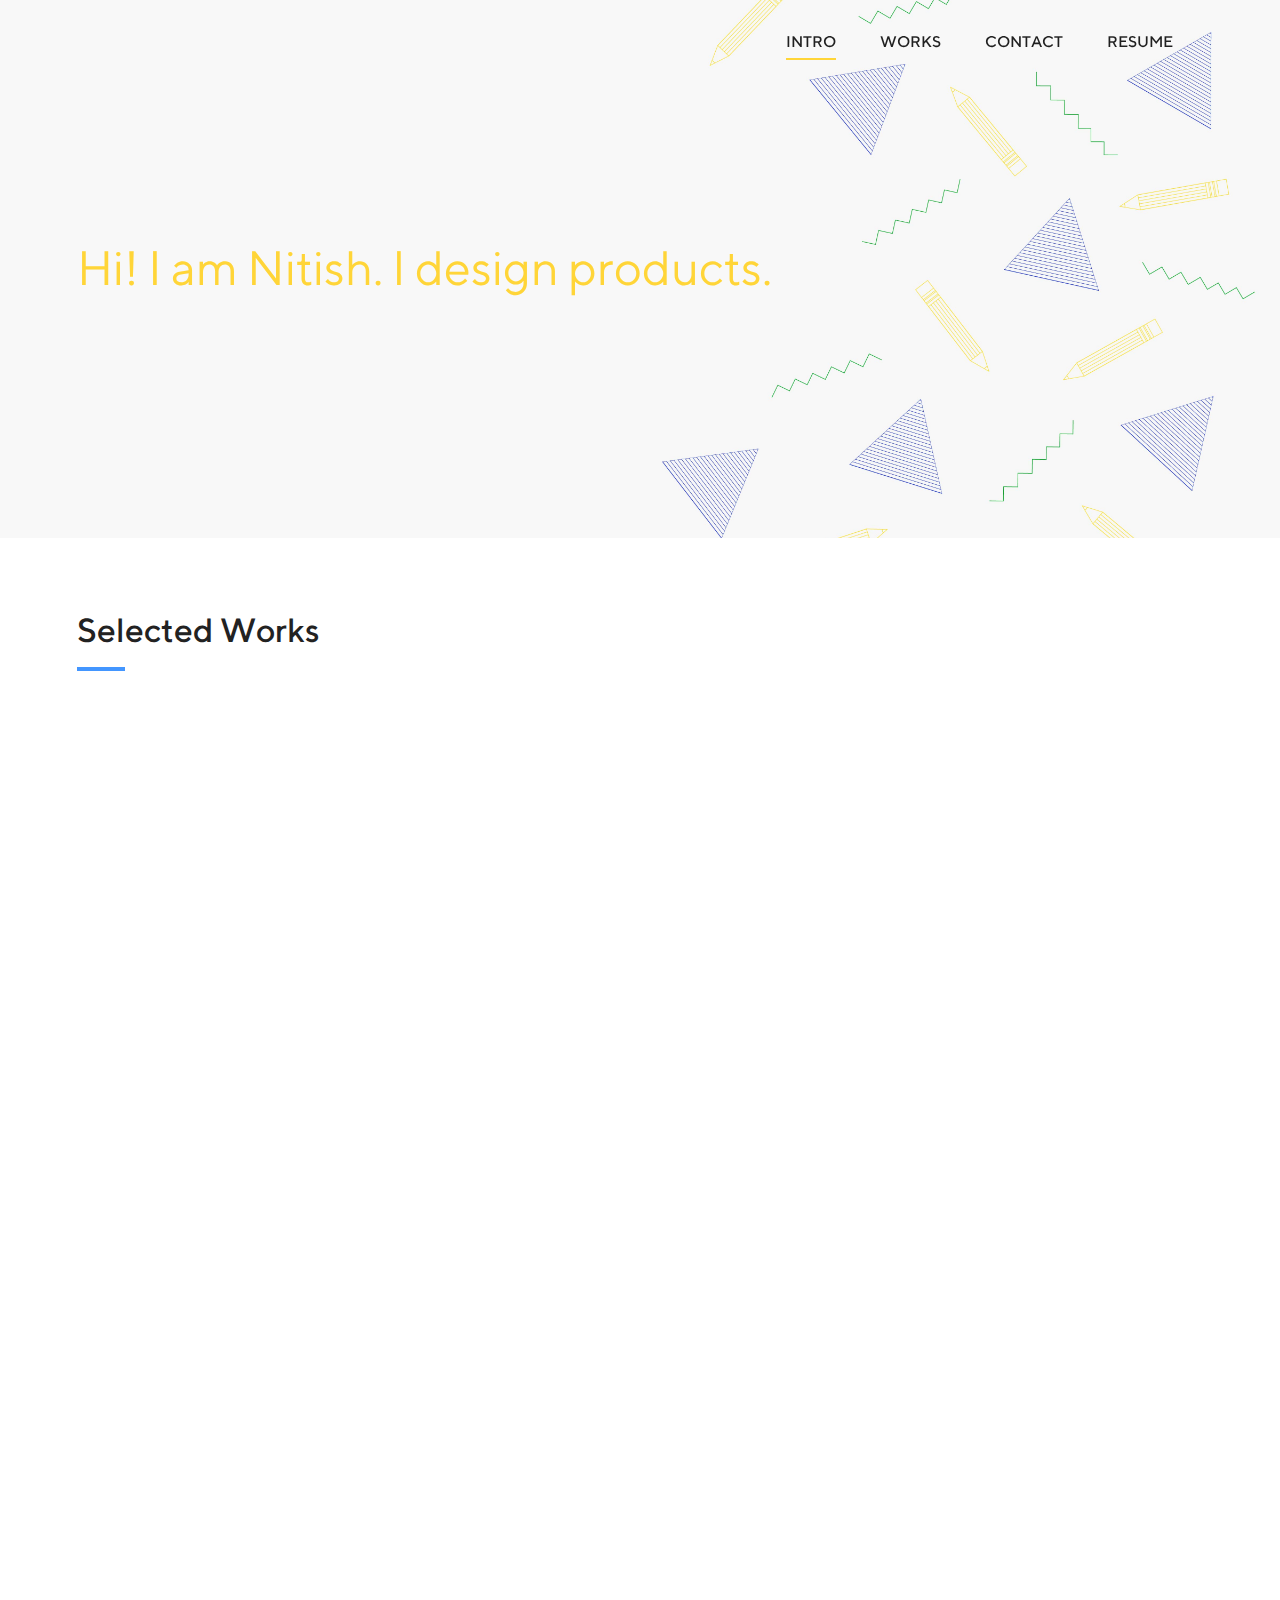
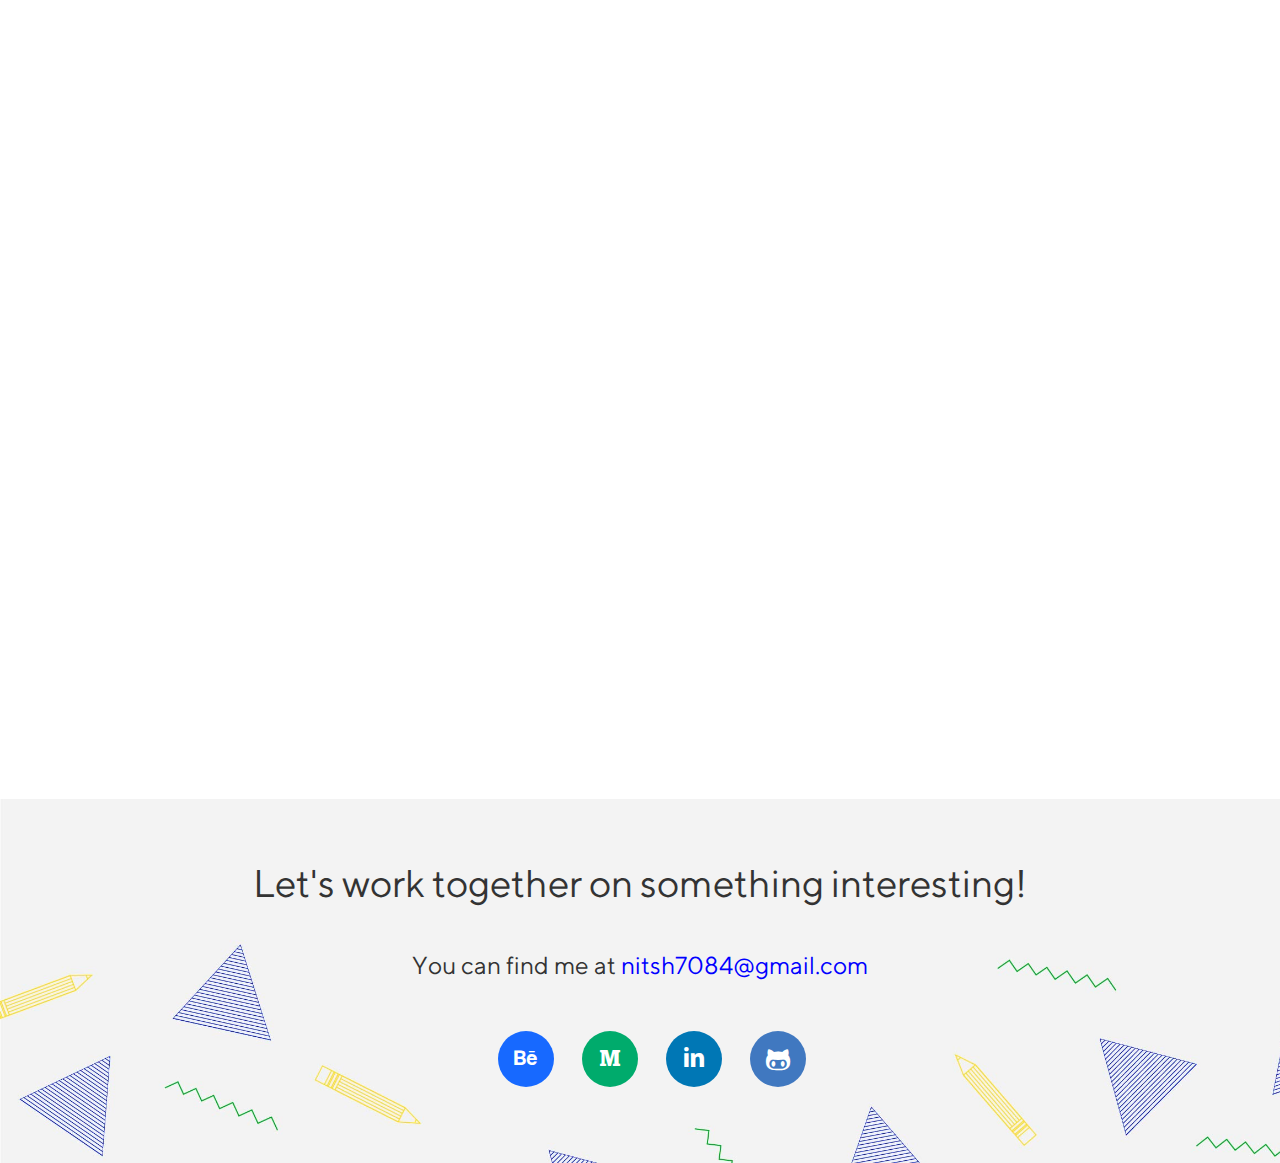
<file: indexv5.html>
<!DOCTYPE html>
<html>
<head>
<title>Nitish Hooda - Visual Designer</title>
<link rel="stylesheet" href="assets/css/stylev5.css" type="text/css" />
</head>

<body>

<div class="container">

<div class="top_container">


	
<div class="intro_container" id="intro_container">

<div class="top_drawer">

<div class="top_nav">

<ul><li class="selected" href="#intro_content_container" id="intro_tab"><a href="#intro_content_container">INTRO</a></li>
<li id="works_tab"><a href="#works_title_container">WORKS</a></li>
<li id="contact_tab"><a href="#footer">CONTACT</a></li>
<li id="resume_tab"><a href="resume.pdf">RESUME</a></li>
<div class="clear"></div>
</ul>	

</div>

</div>

<div class="intro_content_container" id="intro_content_container">

<div class="intro_line_1">
<div class="anim_container"><div class="anim_inner_container anim_left">Hi!</div> </div>

<div class="anim_container"><div class="anim_inner_container anim_top">I am Nitish.</div></div> 

<div class="anim_container"><div class="anim_inner_container anim_bottom">I design products.</div></div>
</div>

<div class="intro_line_2">


<div class="typing_anim_container">

<div class="typing_inner_container">Nice to meet you. I am a product designer who focuses mainly on the</div>
<div class="typing_inner_container">visuals. I live in New Delhi.</div>


</div>



</div>

</div>

</div>


<div class="works_container" id="works_container">

<div class="works_title_container">
<div class="works_title_text" id="works_title_container">Selected Works</div>
<div class="works_title_line"></div>
</div>


<div class="works_content_container">


<div class="work_single_container">


<div class="work_cover_container"></div>
<div class="work_cover_overlay">
		<a href="case study/studycopter.html" target="_blank">

		<div class="work_overlay_title">
Studycopter
	</div>

<div class="work_overlay_desc">
Ace your exams
</div>
</a>

</div>

</div>

<div class="work_single_container">


<div class="work_cover_container"></div>
<div class="work_cover_overlay">
		<a href="case study/goqii.html" target="_blank">
	<div class="work_overlay_title">
Goqii
	</div>

<div class="work_overlay_desc">
Your Coach for a healthy lifestyle
</div>

</a>
</div>

</div>


<div class="work_single_container">


<div class="work_cover_container"></div>
<div class="work_cover_overlay">
		<a href="case study/crosschecks.html" target="_blank">
		<div class="work_overlay_title">
Crosschecks
	</div>

<div class="work_overlay_desc">
Secure your vehicles
</div>
</a>

</div>

</div>

<div class="work_single_container">


<div class="work_cover_container"></div>
<div class="work_cover_overlay">
		<a href="case study/sureshot.html" target="_blank">
	
		<div class="work_overlay_title">
Studycopter Sureshot
	</div>

<div class="work_overlay_desc">
Ace your exams
</div>
</a>

</div>

</div>

<div class="work_single_container">


<div class="work_cover_container"></div>
<div class="work_cover_overlay">
	<a href="case study/litewallet.html" target="_blank">
	
		<div class="work_overlay_title">
Litewallet
	</div>

<div class="work_overlay_desc">
Your Coach for a healthy lifestyle
</div>

</a>

</div>

</div>

<div class="clear"></div>

</div>



</div>


	</div>

</div>



</div>


</div>

<div class="footer" id="footer">

<div class="footer_inner_container">
	
<div class="footer_content_container">

<div class="footer_text_1">
	Let's work together on something interesting!
</div>

<div class="footer_text_2">
	You can find me at <span class="contact_email">nitsh7084@gmail.com</span>
</div>

<div class="footer_social_container">
	<div class="social_icon" id="behance_social"><a href="https://www.behance.net/thenitish2312" target="_blank"></a></div>
		<div class="social_icon" id="medium_social"><a href="https://medium.com/@nitsh" target="_blank"></a></div>
			<div class="social_icon" id="linkedin_social"><a href="https://www.linkedin.com/in/nitishhooda" target="_blank"></a></div>
						<div class="social_icon" id="github_social"><a href="https://github.com/thenitish23121991" target="_blank"></a></div>
</div>
	</div>


</div>

</div>


<script src="https://ajax.googleapis.com/ajax/libs/jquery/3.1.0/jquery.min.js"></script>
<script>

var top_drawer = $('.top_drawer');
var intro = document.getElementById('intro_content_container');
var works = document.getElementById('works_title_container');
var contact = document.getElementById('footer');
var intro_container = document.getElementById('intro_container');
var works_container = document.getElementById('works_container');
intro_tab = $('#intro_tab');
works_tab = $('#works_tab');
contact_tab = $('#contact_tab');
intro_height = intro_container.offsetHeight;
works_height = works_container.offsetHeight;

var scrolltop = window.pageYOffset || document.documentElement.scrollTop;

works_pos = works.getBoundingClientRect();
contact_pos = contact.getBoundingClientRect();

works_top = works_pos.top;
contact_top = contact_pos.top;



function check_scroll(){

var scrollHeight = $(document).height();
var scrollPosition = $(window).height() + $(window).scrollTop();

var actual_scroll = (scrollPosition-$(window).height());


var scroll_rand = Math.random()*100;


if(actual_scroll > intro_height){

$('.top_drawer').addClass('scrolled');
console.log(scrollHeight+' ');

}

if((scrollHeight - scrollPosition) > intro_height){

if(scroll_rand < 8){
}

}



if((scrollHeight - scrollPosition) / scrollHeight === 0) {


$('.top_nav ul li').removeClass('selected');
$('#contact_tab').addClass('selected');
}

else if(actual_scroll > (works_top-180) && actual_scroll < contact_top){

$('.work_single_container').addClass('show');

}

else if(actual_scroll > works_top && actual_scroll < contact_top){

$('.top_nav ul li').removeClass('selected');
$('#works_tab').addClass('selected');


}
else if(actual_scroll < works_top){

$('.top_nav ul li').removeClass('selected');
$('#intro_tab').addClass('selected');

$('.top_drawer').removeClass('scrolled');

}

}



$('.top_nav ul li a').on('click',function(){

var parent_id = $(this).parent('li').attr('id');
console.log(parent_id);

$('.top_nav ul li').removeClass('selected');
$('#'+parent_id).addClass('selected');

});



$(document).ready(function(){


// Show the Intro lines
setTimeout(function(){

$('.intro_line_1 .anim_top, .intro_line_1 .anim_left, .intro_line_1 .anim_bottom').addClass('show');


},800);


$('.typing_inner_container').addClass('show');
$('.typing_inner_container:nth-child(2)').addClass('show');




$(window).on('scroll',function(event){

check_scroll();

});

});

	</script>


</body>
</html>
</file>
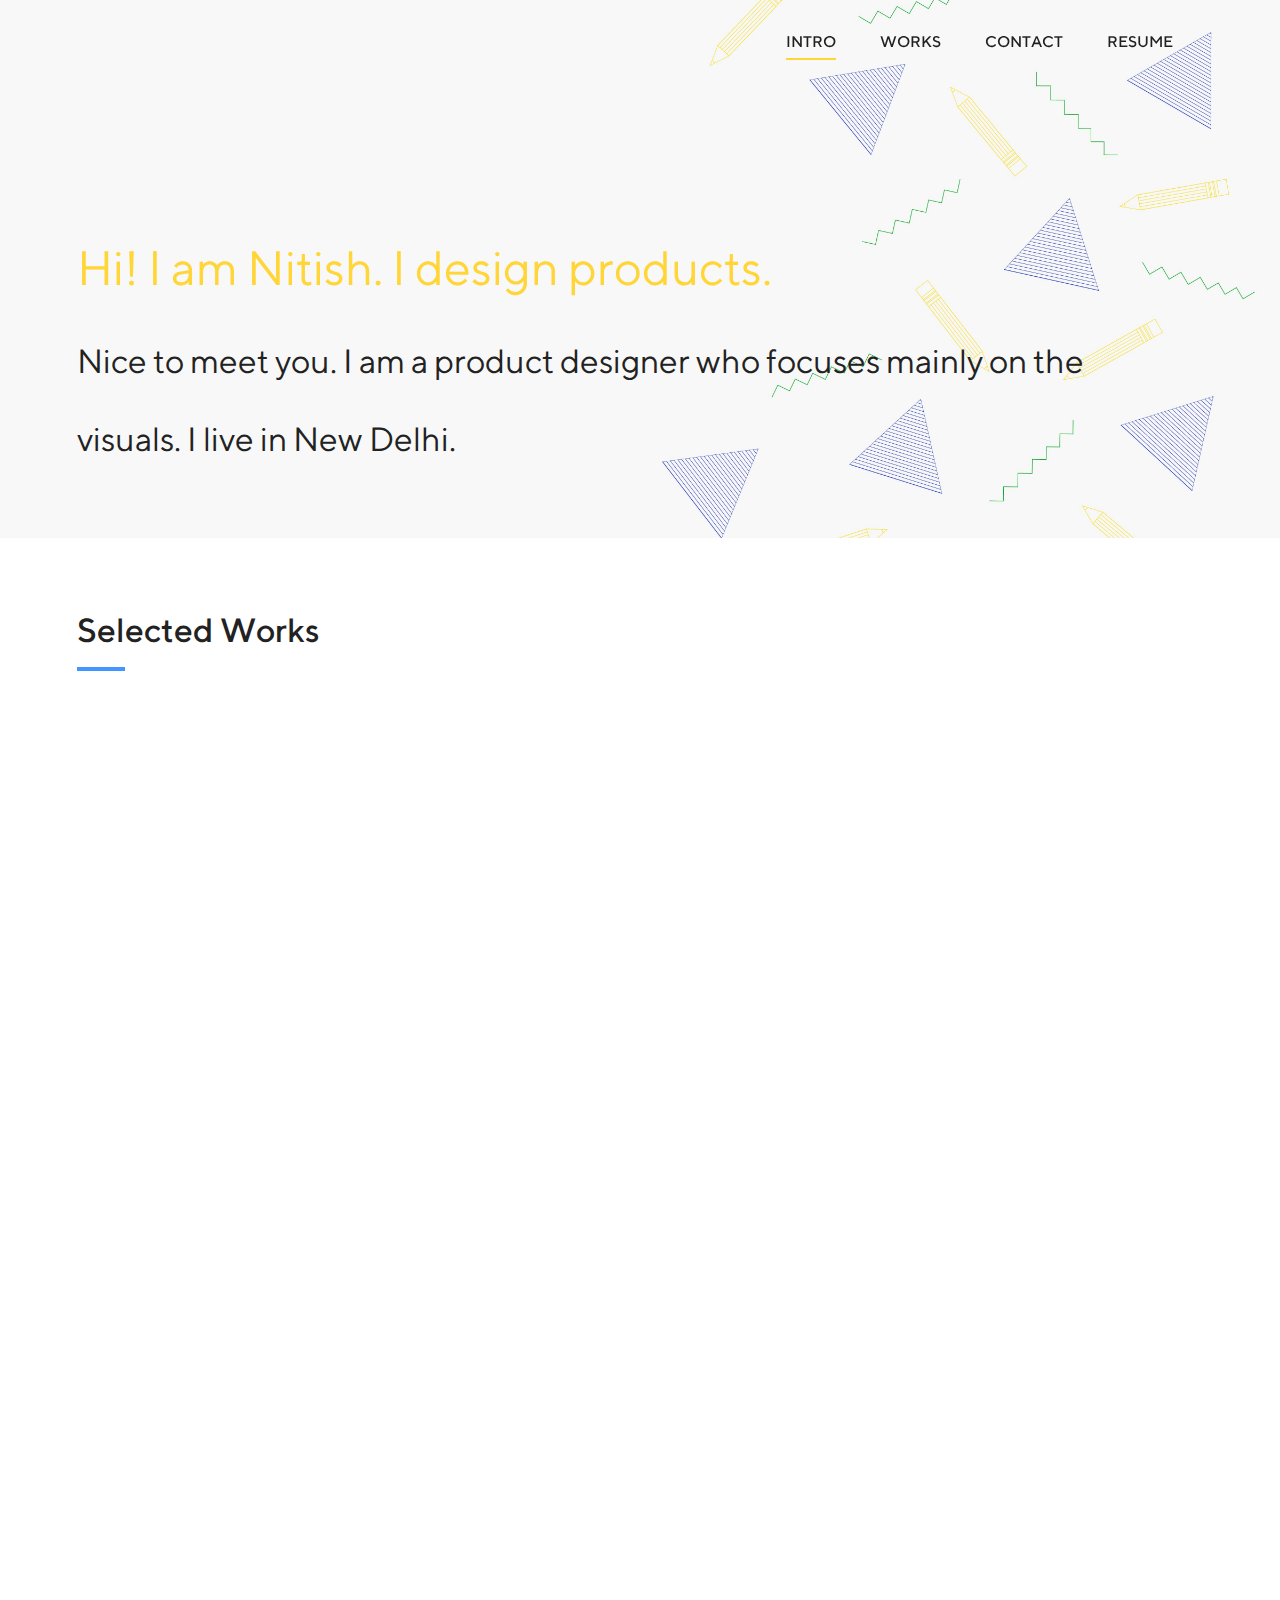
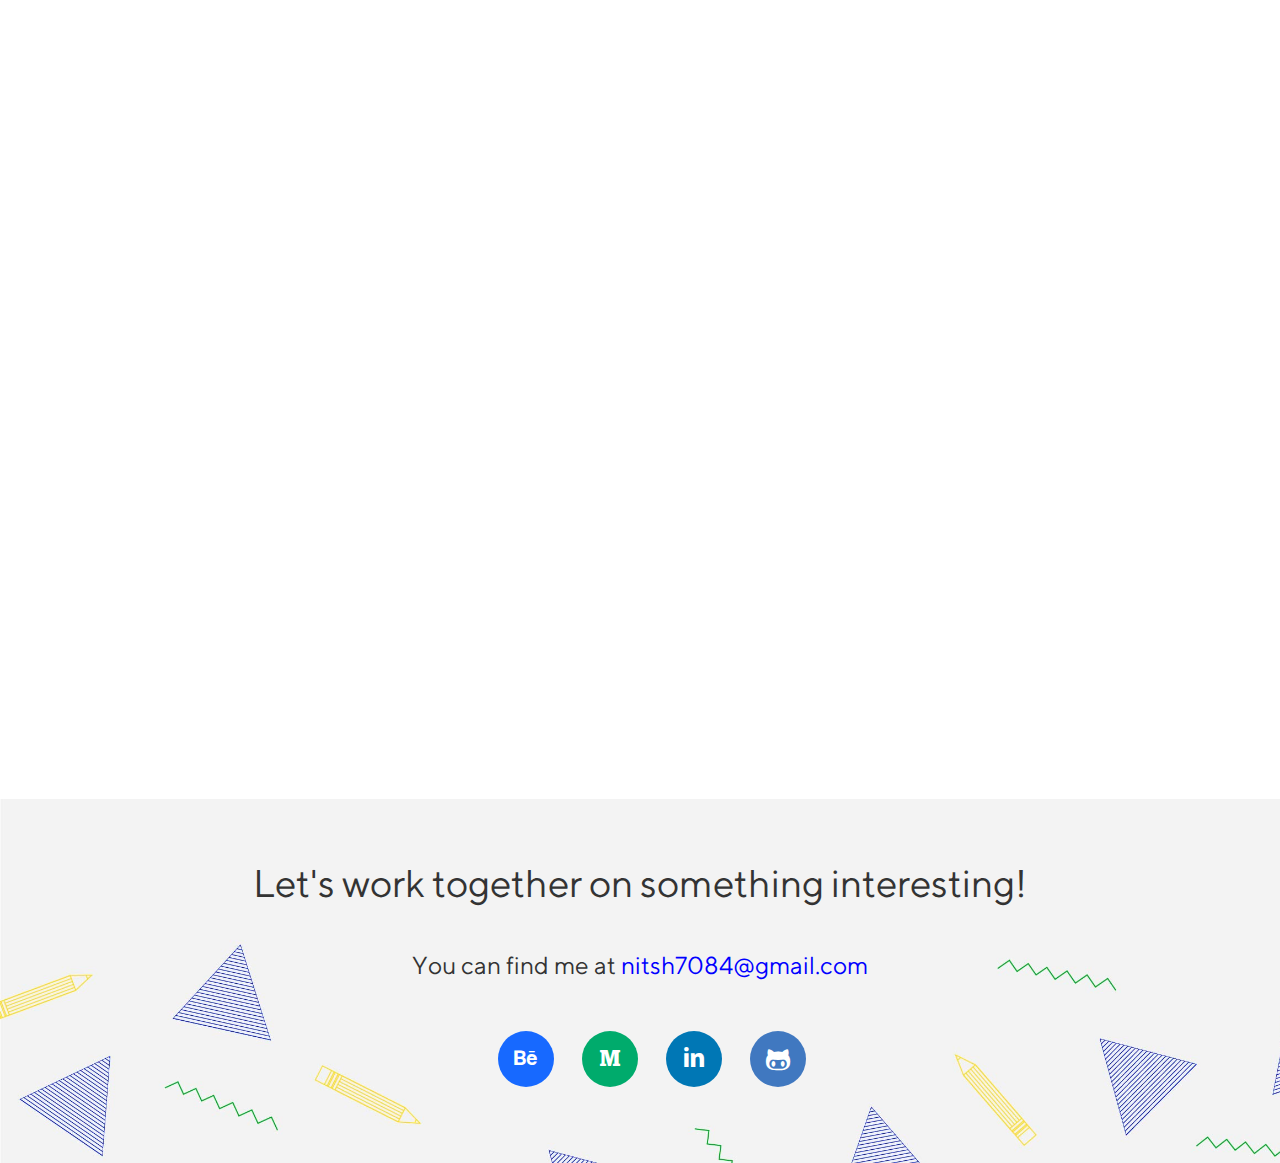
<file: indexv6.html>
<!DOCTYPE html>
<html>
<head>
<title>Nitish Hooda - Visual Designer</title>
<link rel="stylesheet" href="assets/css/style6.css" type="text/css" />
</head>

<body>

<div class="container">

<div class="top_container">


	
<div class="intro_container" id="intro_container">

<div class="top_drawer">

<div class="top_nav">

<ul><li class="selected" href="#intro_content_container" id="intro_tab"><a href="#intro_content_container">INTRO</a></li>
<li id="works_tab"><a href="#works_title_container">WORKS</a></li>
<li id="contact_tab"><a href="#footer">CONTACT</a></li>
<li id="resume_tab"><a href="resume.pdf">RESUME</a></li>
<div class="clear"></div>
</ul>	

</div>

</div>

<div class="intro_content_container" id="intro_content_container">

<div class="intro_line_1">
<div class="anim_container"><div class="anim_inner_container anim_left">Hi!</div> </div>

<div class="anim_container"><div class="anim_inner_container anim_top">I am Nitish.</div></div> 

<div class="anim_container"><div class="anim_inner_container anim_bottom">I design products.</div></div>
</div>

<div class="intro_line_2">


<div class="anim_container"><div class="anim_inner_container anim_top">Nice to</div></div> <div class="anim_container"><div class="anim_inner_container anim_left">meet you. I</div></div> <div class="anim_container"><div class="anim_inner_container anim_bottom">am a product designer who</div></div> <div class="anim_container"><div class="anim_inner_container anim_bottom">focuses mainly on the</div></div>


<div class="anim_container"><div class="anim_inner_container anim_left">visuals. I live in New Delhi.</div></div>



</div>

</div>

</div>


<div class="works_container" id="works_container">

<div class="works_title_container">
<div class="works_title_text" id="works_title_container">Selected Works</div>
<div class="works_title_line"></div>
</div>


<div class="works_content_container">


<div class="work_single_container">


<div class="work_cover_container"></div>
<div class="work_cover_overlay">
		<a href="case study/studycopter.html" target="_blank">

		<div class="work_overlay_title">
Studycopter
	</div>

<div class="work_overlay_desc">
Ace your exams
</div>
</a>

</div>

</div>

<div class="work_single_container">


<div class="work_cover_container"></div>
<div class="work_cover_overlay">
		<a href="case study/goqii.html" target="_blank">
	<div class="work_overlay_title">
Goqii
	</div>

<div class="work_overlay_desc">
Your Coach for a healthy lifestyle
</div>

</a>
</div>

</div>


<div class="work_single_container">


<div class="work_cover_container"></div>
<div class="work_cover_overlay">
		<a href="case study/crosschecks.html" target="_blank">
		<div class="work_overlay_title">
Crosschecks
	</div>

<div class="work_overlay_desc">
Secure your vehicles
</div>
</a>

</div>

</div>

<div class="work_single_container">


<div class="work_cover_container"></div>
<div class="work_cover_overlay">
		<a href="case study/sureshot.html" target="_blank">
	
		<div class="work_overlay_title">
Studycopter Sureshot
	</div>

<div class="work_overlay_desc">
Ace your exams
</div>
</a>

</div>

</div>

<div class="work_single_container">


<div class="work_cover_container"></div>
<div class="work_cover_overlay">
	<a href="case study/litewallet.html" target="_blank">
	
		<div class="work_overlay_title">
Litewallet
	</div>

<div class="work_overlay_desc">
Your Coach for a healthy lifestyle
</div>

</a>

</div>

</div>

<div class="clear"></div>

</div>



</div>


	</div>

</div>



</div>


</div>

<div class="footer" id="footer">

<div class="footer_inner_container">
	
<div class="footer_content_container">

<div class="footer_text_1">
	Let's work together on something interesting!
</div>

<div class="footer_text_2">
	You can find me at <span class="contact_email">nitsh7084@gmail.com</span>
</div>

<div class="footer_social_container">
	<div class="social_icon" id="behance_social"><a href="https://www.behance.net/thenitish2312" target="_blank"></a></div>
		<div class="social_icon" id="medium_social"><a href="https://medium.com/@nitsh" target="_blank"></a></div>
			<div class="social_icon" id="linkedin_social"><a href="https://www.linkedin.com/in/nitishhooda" target="_blank"></a></div>
						<div class="social_icon" id="github_social"><a href="https://github.com/thenitish23121991" target="_blank"></a></div>
</div>
	</div>


</div>

</div>


<script src="https://ajax.googleapis.com/ajax/libs/jquery/3.1.0/jquery.min.js"></script>
<script>

var top_drawer = $('.top_drawer');
var intro = document.getElementById('intro_content_container');
var works = document.getElementById('works_title_container');
var contact = document.getElementById('footer');
var intro_container = document.getElementById('intro_container');
var works_container = document.getElementById('works_container');
intro_tab = $('#intro_tab');
works_tab = $('#works_tab');
contact_tab = $('#contact_tab');
intro_height = intro_container.offsetHeight;
works_height = works_container.offsetHeight;

var scrolltop = window.pageYOffset || document.documentElement.scrollTop;

works_pos = works.getBoundingClientRect();
contact_pos = contact.getBoundingClientRect();

works_top = works_pos.top;
contact_top = contact_pos.top;



function check_scroll(){

var scrollHeight = $(document).height();
var scrollPosition = $(window).height() + $(window).scrollTop();

var actual_scroll = (scrollPosition-$(window).height());


var scroll_rand = Math.random()*100;


if(actual_scroll > intro_height){

$('.top_drawer').addClass('scrolled');
console.log(scrollHeight+' ');

}

if((scrollHeight - scrollPosition) > intro_height){

if(scroll_rand < 8){
}

}



if((scrollHeight - scrollPosition) / scrollHeight === 0) {


$('.top_nav ul li').removeClass('selected');
$('#contact_tab').addClass('selected');
}

else if(actual_scroll > (works_top-180) && actual_scroll < contact_top){

$('.work_single_container').addClass('show');

}

else if(actual_scroll > works_top && actual_scroll < contact_top){

$('.top_nav ul li').removeClass('selected');
$('#works_tab').addClass('selected');


}
else if(actual_scroll < works_top){

$('.top_nav ul li').removeClass('selected');
$('#intro_tab').addClass('selected');

$('.top_drawer').removeClass('scrolled');

}

}



$('.top_nav ul li a').on('click',function(){

var parent_id = $(this).parent('li').attr('id');
console.log(parent_id);

$('.top_nav ul li').removeClass('selected');
$('#'+parent_id).addClass('selected');

});



$(document).ready(function(){


// Show the Intro lines
setTimeout(function(){

$('.intro_line_1 .anim_top, .intro_line_1 .anim_left, .intro_line_1 .anim_bottom').addClass('show');

$('.intro_line_2 .anim_top, .intro_line_2 .anim_left, .intro_line_2 .anim_bottom').addClass('show');


},800);






$(window).on('scroll',function(event){

check_scroll();

});

});

	</script>


</body>
</html>
</file>
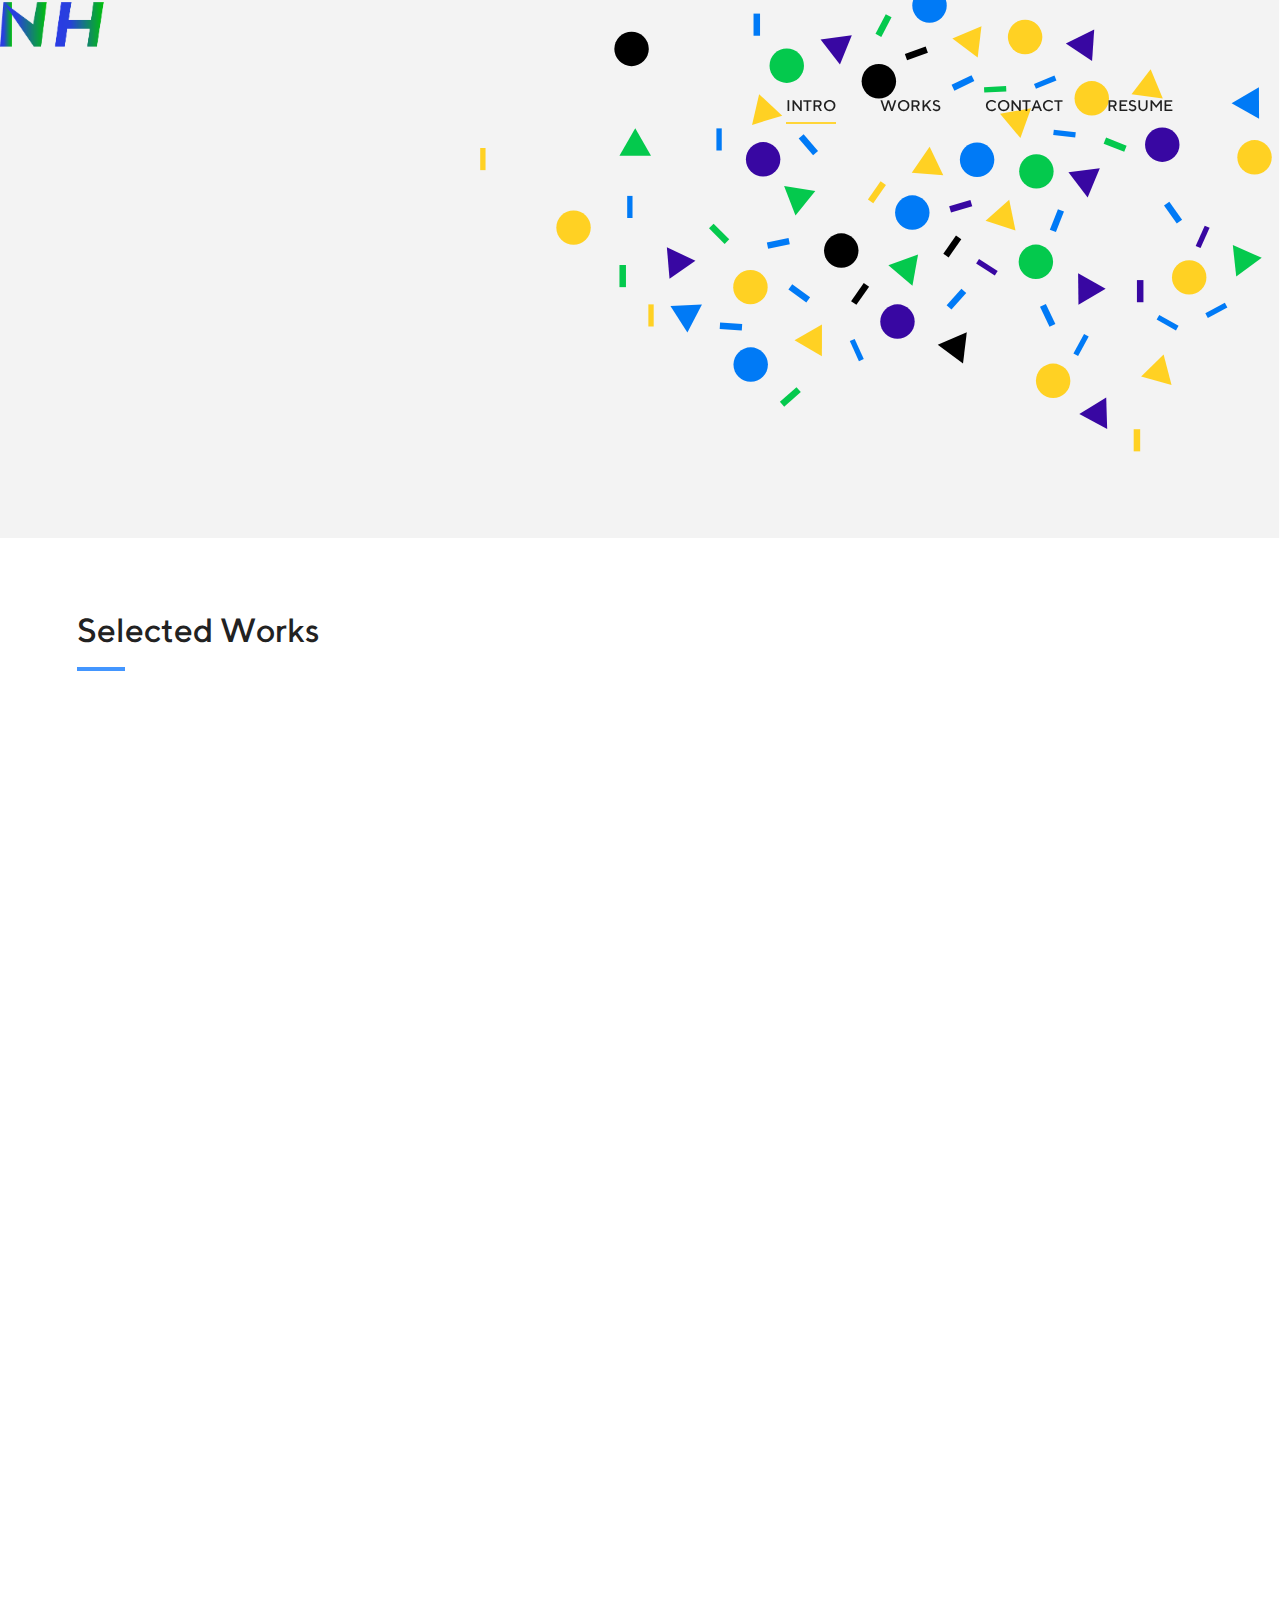
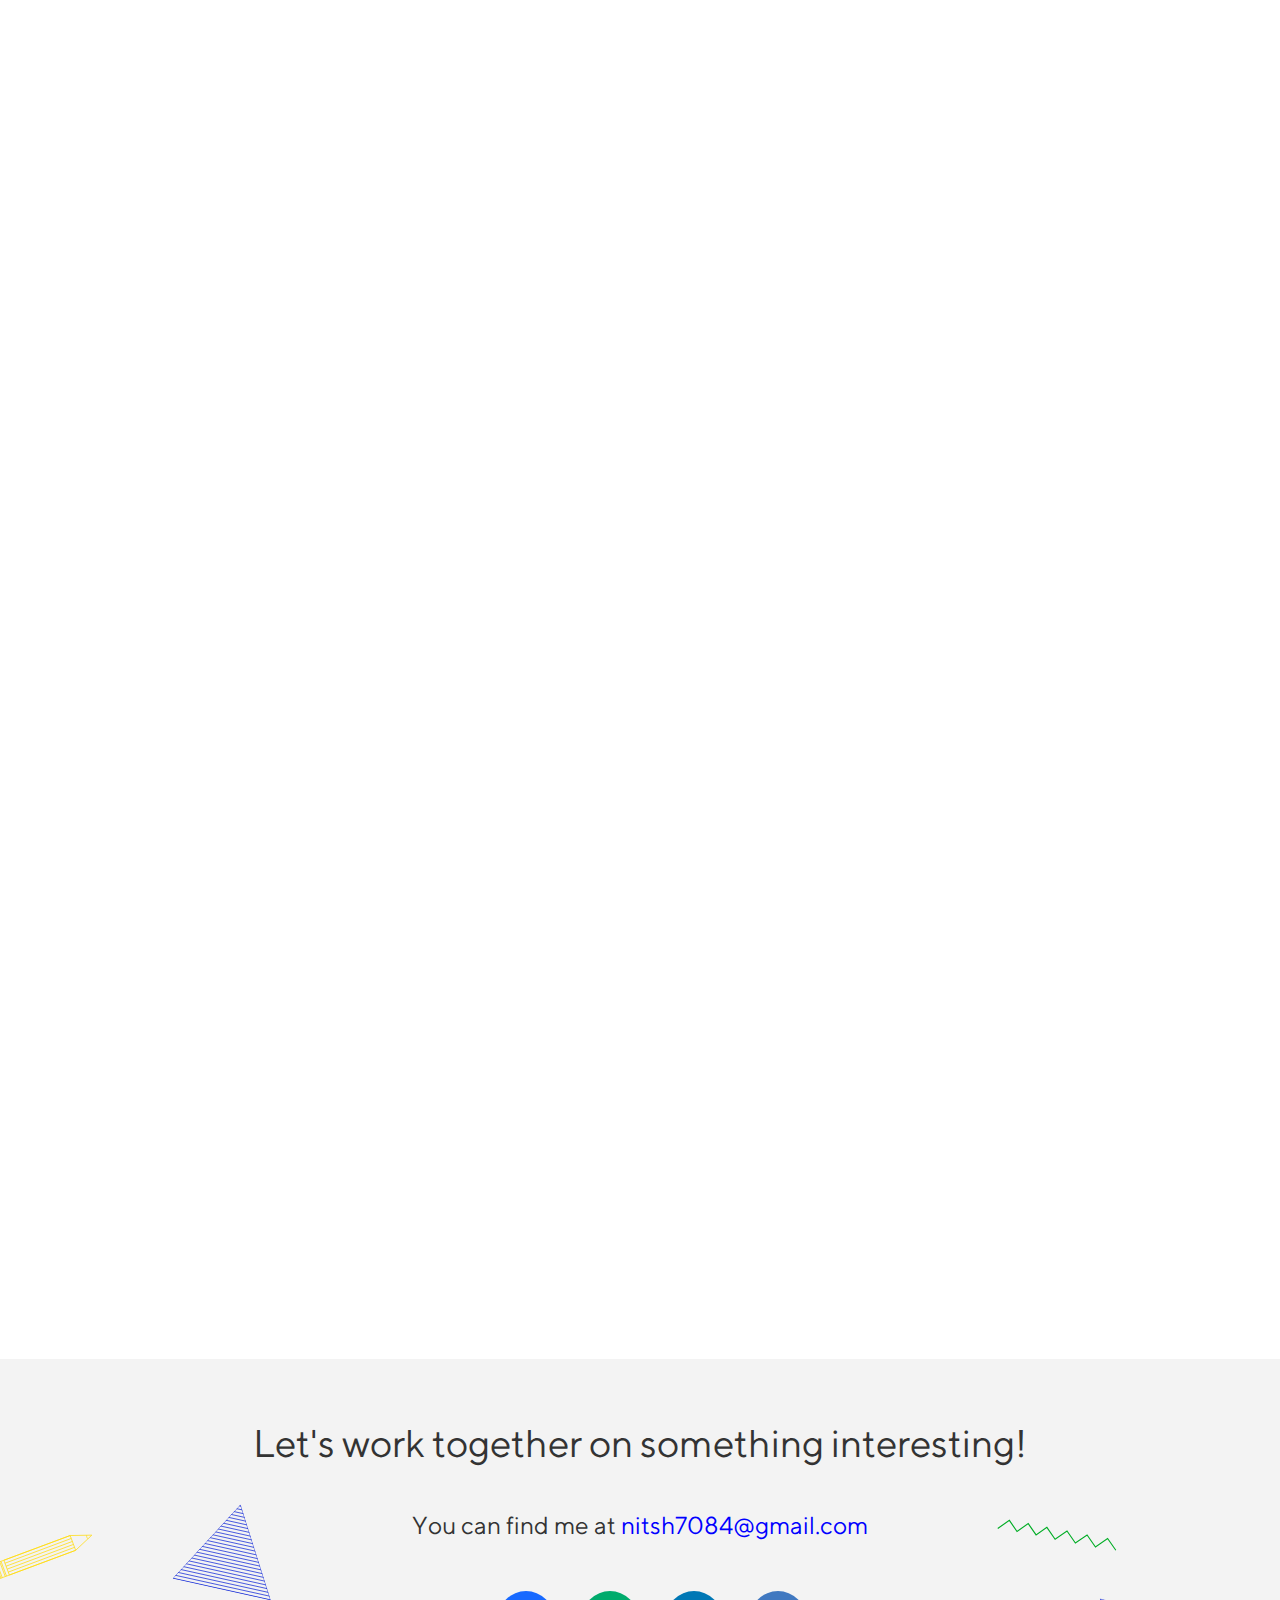
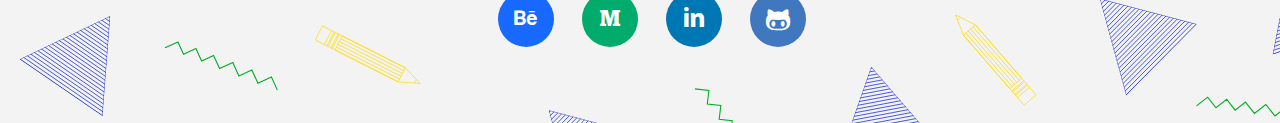
<file: indexv7 copy.html>
<!DOCTYPE html>
<html>
<head>
<title>Nitish Hooda - Visual Designer</title>
<meta charset="UTF-8" />
<meta name="viewport" content="width=device-width; initial-scale=1.0; maximum-scale=1.0; minimum-scale=1.0; user-scalable=no; target-densityDpi=device-dpi" />
<meta name="description" content="We help businesses and startups in branding, designing and developing their product with awesome technology and sound marketing." />
<meta name="keywords" content="amitus,amituslab,design,design agency,design agency new delhi,parallax" />
<meta property="og:title" content="AmitusLab - Lets create world class applications." />
<meta property="og:type" content="website" />
<meta property="og:url" content="www.amituslab.com" />
<meta property="og:description" content="We help businesses and startups in branding, designing and developing their product with awesome technology and sound marketing." />
<meta property="og:image" content="images/amitus.jpg" />
<meta name="twitter:card" content="We help businesses and startups in branding, designing and developing their product with awesome technology and sound marketing." />
<meta name="twitter:url" content="www.amituslab.com" />
<meta name="twitter:title" content="AmitusLab - Lets create world class applications." />
<meta name="twitter:description" content="We help businesses and startups in branding, designing and developing their product with awesome technology and sound marketing." />
<meta name="twitter:image" content="images/amitus.jpg" />
<link rel="stylesheet" href="assets/css/style7.css" type="text/css" />
</head>

<body>

<div class="container">

<div class="top_container">


	
<div class="intro_container" id="intro_container">


<div id="svg_container">

<?xml version="1.0" encoding="utf-8"?>
<!-- Generator: Adobe Illustrator 19.0.0, SVG Export Plug-In . SVG Version: 6.00 Build 0)  -->
<svg version="1.1" id="Layer_1" xmlns="http://www.w3.org/2000/svg" xmlns:xlink="http://www.w3.org/1999/xlink" x="0px" y="0px"
	 viewBox="0 0 2400 1076" style="enable-background:new 0 0 2400 1076;" xml:space="preserve">
<style type="text/css">
	.st0{clip-path:url(#XMLID_43_);fill:#F3F3F3;}
	.st1{clip-path:url(#XMLID_43_);fill:#FFD123;}
	.st2{clip-path:url(#XMLID_43_);fill:#3807A2;}
	.st3{clip-path:url(#XMLID_43_);fill:#04C94D;}
	.st4{clip-path:url(#XMLID_43_);fill:#007AF6;}
	.st5{clip-path:url(#XMLID_43_);}
	.st6{clip-path:url(#XMLID_43_);fill:none;stroke:#FFD123;stroke-width:10;stroke-miterlimit:10;}
	.st7{clip-path:url(#XMLID_43_);fill:none;stroke:#007AF6;stroke-width:10;stroke-miterlimit:10;}
	.st8{clip-path:url(#XMLID_43_);fill:none;stroke:#3807A2;stroke-width:10;stroke-miterlimit:10;}
	.st9{clip-path:url(#XMLID_43_);fill:none;stroke:#04C94D;stroke-width:10;stroke-miterlimit:10;}
</style>
<g id="XMLID_167_">
	<defs>
		<rect id="XMLID_168_" x="-1" width="2400" height="1076"/>
	</defs>
	<clipPath id="XMLID_43_">
		<use xlink:href="#XMLID_168_"  style="overflow:visible;"/>
	</clipPath>
	<rect id="XMLID_290_" x="-1" class="st0" width="2400" height="1076"/>
	<circle id="XMLID_289_" class="st1" cx="1407.1" cy="538.4" r="32.3"/>
	<circle id="XMLID_56_" class="st1" cx="1922.1" cy="69.4" r="32.3"/>
	<circle id="XMLID_57_" class="st1" cx="2047.1" cy="184.4" r="32.3"/>
	<circle id="XMLID_288_" class="st2" cx="1682.8" cy="603" r="32.3"/>
	<circle id="XMLID_287_" class="st3" cx="1942.3" cy="490.9" r="32.3"/>
	<circle id="XMLID_286_" class="st1" cx="1974.7" cy="714" r="32.3"/>
	<circle id="XMLID_285_" class="st1" cx="2229.8" cy="520.1" r="32.3"/>
	<circle id="XMLID_284_" class="st2" cx="1430.9" cy="298.7" r="32.3"/>
	<circle id="XMLID_282_" class="st4" cx="1710.6" cy="398.6" r="32.3"/>
	<circle id="XMLID_166_" class="st4" cx="1832.1" cy="299.6" r="32.3"/>
	<circle id="XMLID_2_" class="st4" cx="1407.6" cy="683.6" r="32.3"/>
	<circle id="XMLID_281_" class="st3" cx="1475.2" cy="123.2" r="32.3"/>
	<circle id="XMLID_280_" class="st5" cx="1184.2" cy="91.7" r="32.3"/>
	<circle id="XMLID_279_" class="st4" cx="1742.9" cy="10.3" r="32.3"/>
	<circle id="XMLID_335_" class="st5" cx="1647.9" cy="152.3" r="32.3"/>
	<circle id="XMLID_363_" class="st5" cx="1577.4" cy="469.8" r="32.3"/>
	<circle id="XMLID_278_" class="st3" cx="1943.3" cy="321.3" r="32.3"/>
	<circle id="XMLID_277_" class="st2" cx="2179.3" cy="271.3" r="32.3"/>
	<circle id="XMLID_276_" class="st1" cx="2352.3" cy="295" r="32.3"/>
	<circle id="XMLID_275_" class="st1" cx="1075.4" cy="426.8" r="32.3"/>
	<polygon id="XMLID_274_" class="st2" points="1255.4,522.8 1250.4,463.8 1304,488.9 	"/>
	<polygon id="XMLID_273_" class="st1" points="1489.8,638.1 1541.2,608.5 1541.1,667.8 	"/>
	<polygon id="XMLID_272_" class="st2" points="2023.8,776.4 2074.2,745.3 2076,804.5 	"/>
	<polygon id="XMLID_271_" class="st1" points="1848,413.7 1892.3,374.4 1904.1,432.4 	"/>
	<polygon id="XMLID_169_" class="st1" points="1709.6,324 1743.1,275.1 1768.7,328.5 	"/>
	<polygon id="XMLID_270_" class="st2" points="2021.5,512.4 2073.1,541.5 2022.2,571.6 	"/>
	<polygon id="XMLID_269_" class="st1" points="2139.7,706 2181.8,664.5 2196.7,721.8 	"/>
	<polygon id="XMLID_268_" class="st3" points="1161.5,292 1191.1,240.7 1220.7,292 	"/>
	<polygon id="XMLID_267_" class="st1" points="1410.1,234.2 1423.4,176.5 1466.7,216.9 	"/>
	<polygon id="XMLID_266_" class="st2" points="1538.6,74.1 1597.2,66 1574.9,120.8 	"/>
	<polygon id="XMLID_265_" class="st1" points="1785.8,72.3 1840.3,49 1833.2,107.8 	"/>
	<polygon id="XMLID_362_" class="st5" points="1758.3,646.3 1812.8,623 1805.7,681.8 	"/>
	<polygon id="XMLID_264_" class="st1" points="1875.1,213.5 1933.3,202.9 1913.3,258.7 	"/>
	<polygon id="XMLID_58_" class="st1" points="2180.3,184.5 2121.6,176.9 2157.5,129.8 	"/>
	<polygon id="XMLID_263_" class="st2" points="2003.4,323 2062.2,315.5 2039.4,370.1 	"/>
	<polygon id="XMLID_73_" class="st2" points="1998.5,81.4 2051.7,55.3 2047.7,114.4 	"/>
	<polygon id="XMLID_262_" class="st4" points="2309.3,193.5 2360.5,163.6 2360.8,222.8 	"/>
	<polygon id="XMLID_261_" class="st3" points="2318,518.4 2311.6,459.6 2365.8,483.4 	"/>
	<polygon id="XMLID_260_" class="st3" points="1470.2,348.9 1528.7,358.1 1491.6,404.2 	"/>
	<polygon id="XMLID_259_" class="st3" points="1665.7,497.4 1721.4,477.4 1710.9,535.6 	"/>
	<polygon id="XMLID_258_" class="st4" points="1257.1,573.6 1316.2,571 1288.9,623.5 	"/>
	
		<rect id="XMLID_251_" x="1638.2" y="339.8" transform="matrix(0.819 0.5738 -0.5738 0.819 504.478 -878.2543)" class="st1" width="12.2" height="41.5"/>
	
		<rect id="XMLID_364_" x="1606.6" y="530.4" transform="matrix(0.819 0.5738 -0.5738 0.819 608.1478 -825.6266)" class="st5" width="12.2" height="41.5"/>
	
		<rect id="XMLID_250_" x="1795.3" y="366.2" transform="matrix(0.283 0.9591 -0.9591 0.283 1662.7045 -1450.3397)" class="st2" width="12.2" height="41.5"/>
	
		<rect id="XMLID_470_" x="1779.5" y="441.5" transform="matrix(0.8195 0.573 -0.573 0.8195 587.1879 -939.8404)" class="st5" width="12.2" height="41.5"/>
	
		<rect id="XMLID_249_" x="1492.6" y="529.2" transform="matrix(0.588 -0.8089 0.8089 0.588 172.5868 1438.8213)" class="st4" width="12.2" height="41.5"/>
	
		<rect id="XMLID_404_" x="1453.2" y="435.7" transform="matrix(-0.202 -0.9794 0.9794 -0.202 1307.139 1977.8401)" class="st4" width="12.2" height="41.5"/>
	
		<rect id="XMLID_3_" x="1364.5" y="591.3" transform="matrix(6.257986e-02 -0.998 0.998 6.257986e-02 673.9365 1941.6953)" class="st4" width="12.2" height="41.5"/>
	
		<rect id="XMLID_248_" x="1475.9" y="723.5" transform="matrix(0.6606 0.7507 -0.7507 0.6606 1061.6342 -860.0208)" class="st3" width="12.2" height="41.5"/>
	
		<rect id="XMLID_247_" x="1342.1" y="417.6" transform="matrix(-0.7072 0.707 -0.707 -0.7072 2611.7361 -204.7446)" class="st3" width="12.2" height="41.5"/>
	
		<rect id="XMLID_246_" x="1509.6" y="250.5" transform="matrix(0.7596 -0.6504 0.6504 0.7596 187.9779 1051.0696)" class="st4" width="12.2" height="41.5"/>
	<rect id="XMLID_245_" x="1412.9" y="25.5" class="st4" width="12.2" height="41.5"/>
	
		<rect id="XMLID_244_" x="1650.5" y="27.1" transform="matrix(0.8863 0.4632 -0.4632 0.8863 210.5737 -761.8265)" class="st3" width="12.2" height="41.5"/>
	
		<rect id="XMLID_243_" x="1799.5" y="134.7" transform="matrix(0.4313 0.9022 -0.9022 0.4313 1167.0809 -1540.5886)" class="st4" width="12.2" height="41.5"/>
	
		<rect id="XMLID_224_" x="1712.1" y="79.4" transform="matrix(0.3406 0.9402 -0.9402 0.3406 1227.181 -1549.4572)" class="st5" width="12.2" height="41.5"/>
	
		<rect id="XMLID_242_" x="1975.7" y="393" transform="matrix(0.9309 0.3652 -0.3652 0.9309 288.0179 -695.2479)" class="st4" width="12.2" height="41.5"/>
	
		<rect id="XMLID_241_" x="2084.9" y="250.5" transform="matrix(0.3682 -0.9297 0.9297 0.3682 1068.8514 2115.4626)" class="st3" width="12.2" height="41.5"/>
	
		<rect id="XMLID_240_" x="2193.4" y="377.9" transform="matrix(0.8167 -0.5771 0.5771 0.8167 173.1183 1342.3657)" class="st4" width="12.2" height="41.5"/>
	
		<rect id="XMLID_239_" x="1787.2" y="540.1" transform="matrix(0.7437 0.6685 -0.6685 0.7437 834.5941 -1055.1221)" class="st4" width="12.2" height="41.5"/>
	
		<rect id="XMLID_237_" x="1958.3" y="570.7" transform="matrix(0.9032 -0.4293 0.4293 0.9032 -63.7073 900.5354)" class="st4" width="12.2" height="41.5"/>
	<rect id="XMLID_236_" x="2131.8" y="525.2" class="st2" width="12.2" height="41.5"/>
	<rect id="XMLID_235_" x="2125.7" y="804.8" class="st1" width="12.2" height="41.5"/>
	<rect id="XMLID_234_" x="1161.5" y="496.9" class="st3" width="12.2" height="41.5"/>
	<line id="XMLID_233_" class="st6" x1="905.4" y1="277.5" x2="905.4" y2="319"/>
	<line id="XMLID_232_" class="st7" x1="1181" y1="367.3" x2="1181" y2="408.8"/>
	<line id="XMLID_231_" class="st7" x1="1598" y1="637.5" x2="1615.1" y2="675.3"/>
	<line id="XMLID_230_" class="st8" x1="1833" y1="489.8" x2="1868" y2="512.2"/>
	<line id="XMLID_229_" class="st9" x1="1845.3" y1="168.5" x2="1886.7" y2="166.4"/>
	<line id="XMLID_228_" class="st7" x1="2016.6" y1="252.9" x2="1975.4" y2="248.1"/>
	<line id="XMLID_59_" class="st7" x1="1979" y1="146.3" x2="1940.6" y2="162"/>
	<line id="XMLID_227_" class="st8" x1="2263.5" y1="425.2" x2="2246.5" y2="463.1"/>
	<line id="XMLID_226_" class="st7" x1="2037" y1="628.6" x2="2017.1" y2="665.1"/>
	<line id="XMLID_225_" class="st7" x1="2171.2" y1="594.9" x2="2207.4" y2="615.2"/>
	<line id="XMLID_139_" class="st7" x1="2262.4" y1="591.9" x2="2299" y2="572.3"/>
	<line id="XMLID_206_" class="st7" x1="1348.3" y1="240.7" x2="1348.3" y2="282.2"/>
	<line id="XMLID_205_" class="st6" x1="1220.7" y1="570.7" x2="1220.7" y2="612.2"/>
</g>
</svg>



</div>



<div class="top_drawer">


<div class="top_logo">
<!--

<img src="assets/images/personal_logo_left_aligned.png" width="300" height="48" />

-->

<img src="assets/images/personal_logo_left_aligned_2.png" width="150" height="60" />


</div>


<div class="top_nav">

<ul><li class="selected" href="#intro_content_container" id="intro_tab"><a href="#intro_content_container">INTRO</a></li>
<li id="works_tab"><a href="#works_title_container">WORKS</a></li>
<li id="contact_tab"><a href="#footer">CONTACT</a></li>
<li id="resume_tab"><a href="resume.pdf">RESUME</a></li>
<div class="clear"></div>
</ul>	

</div>


<div class="clear"></div>

</div>

<div class="intro_content_container" id="intro_content_container">

<div class="intro_line_1">
<div class="anim_container"><div class="anim_inner_container anim_left">Hi!</div> </div>

<div class="anim_container"><div class="anim_inner_container anim_top">I am Nitish.</div></div> 

<div class="anim_container"><div class="anim_inner_container anim_bottom">I design products.</div></div>
</div>

<div class="intro_line_2">




<div class="anim_container"><div class="anim_inner_container anim_top">Nice to</div></div> <div class="anim_container"><div class="anim_inner_container anim_left">meet you. I</div></div> <div class="anim_container"><div class="anim_inner_container anim_bottom">am a</div></div> <div class="anim_container"><div class="anim_inner_container anim_top">product designer</div></div> <div class="anim_container"><div class="anim_inner_container anim_bottom">who</div></div> <div class="anim_container"><div class="anim_inner_container anim_left">focuses mainly </div></div> <div class="anim_container"><div class="anim_inner_container anim_bottom"> on the</div></div>


<div class="anim_container"><div class="anim_inner_container anim_left anim_lower_line">visuals. I live </div></div> <div class="anim_container"><div class="anim_inner_container anim_top anim_lower_line"> in New Delhi.</div></div>







</div>

</div>

</div>


<div class="works_container" id="works_container">

<div class="works_title_container">
<div class="works_title_text" id="works_title_container">Selected Works</div>
<div class="works_title_line"></div>
</div>


<div class="works_content_container">


<div class="work_single_container">


<div class="work_cover_container"></div>
<div class="work_cover_overlay">
		<a href="case study/studycopter.html" target="_blank">

		<div class="work_overlay_title">
Studycopter
	</div>

<div class="work_overlay_desc">
Ace your exams
</div>
</a>

</div>

</div>

<div class="work_single_container">


<div class="work_cover_container"></div>
<div class="work_cover_overlay">
		<a href="case study/goqii.html" target="_blank">
	<div class="work_overlay_title">
Goqii
	</div>

<div class="work_overlay_desc">
Your Coach for a healthy lifestyle
</div>

</a>
</div>

</div>


<div class="work_single_container">


<div class="work_cover_container"></div>
<div class="work_cover_overlay">
		<a href="case study/crosschecks.html" target="_blank">
		<div class="work_overlay_title">
Crosschecks
	</div>

<div class="work_overlay_desc">
Secure your vehicles
</div>
</a>

</div>

</div>

<div class="work_single_container">


<div class="work_cover_container"></div>
<div class="work_cover_overlay">
		<a href="case study/sureshot.html" target="_blank">
	
		<div class="work_overlay_title">
Studycopter Sureshot
	</div>

<div class="work_overlay_desc">
Ace your exams
</div>
</a>

</div>

</div>

<div class="work_single_container">


<div class="work_cover_container"></div>
<div class="work_cover_overlay">
	<a href="case study/litewallet.html" target="_blank">
	
		<div class="work_overlay_title">
Litewallet
	</div>

<div class="work_overlay_desc">
Your Coach for a healthy lifestyle
</div>

</a>

</div>

</div>


<div class="work_single_container">


<div class="work_cover_container"></div>
<div class="work_cover_overlay">
	<a href="case study/litewallet.html" target="_blank">
	
		<div class="work_overlay_title">
Kristal
	</div>

<div class="work_overlay_desc">

</div>

</a>

</div>

</div>



<div class="work_single_container">


<div class="work_cover_container"></div>
<div class="work_cover_overlay">
	<a href="case study/litewallet.html" target="_blank">
	
		<div class="work_overlay_title">
Frienzz
	</div>

<div class="work_overlay_desc">

</div>

</a>

</div>

</div>













<div class="clear"></div>

</div>



</div>


	</div>

</div>



</div>


</div>

<div class="footer" id="footer">





<div class="footer_inner_container">



	
<div class="footer_content_container">

<div class="footer_text_1">
	Let's work together on something interesting!
</div>

<div class="footer_text_2">
	You can find me at <span class="contact_email">nitsh7084@gmail.com</span>
</div>

<div class="footer_social_container">
	<div class="social_icon" id="behance_social"><a href="https://www.behance.net/thenitish2312" target="_blank"></a></div>
		<div class="social_icon" id="medium_social"><a href="https://medium.com/@nitsh" target="_blank"></a></div>
			<div class="social_icon" id="linkedin_social"><a href="https://www.linkedin.com/in/nitishhooda" target="_blank"></a></div>
						<div class="social_icon" id="github_social"><a href="https://github.com/thenitish23121991" target="_blank"></a></div>
</div>
	</div>


</div>

</div>


<script src="https://ajax.googleapis.com/ajax/libs/jquery/3.1.0/jquery.min.js"></script>
<script>

var top_drawer = $('.top_drawer');
var intro = document.getElementById('intro_content_container');
var works = document.getElementById('works_title_container');
var contact = document.getElementById('footer');
var intro_container = document.getElementById('intro_container');
var works_container = document.getElementById('works_container');
intro_tab = $('#intro_tab');
works_tab = $('#works_tab');
contact_tab = $('#contact_tab');
intro_height = intro_container.offsetHeight;
works_height = works_container.offsetHeight;

var scrolltop = window.pageYOffset || document.documentElement.scrollTop;

works_pos = works.getBoundingClientRect();
contact_pos = contact.getBoundingClientRect();

works_top = works_pos.top;
contact_top = contact_pos.top;



function check_scroll(){

var scrollHeight = $(document).height();
var scrollPosition = $(window).height() + $(window).scrollTop();

var actual_scroll = (scrollPosition-$(window).height());


var scroll_rand = Math.random()*100;


if(actual_scroll > intro_height){

$('.top_drawer').addClass('scrolled');
console.log(scrollHeight+' ');

}

if((scrollHeight - scrollPosition) > intro_height){

if(scroll_rand < 8){
}

}



if((scrollHeight - scrollPosition) / scrollHeight === 0) {


$('.top_nav ul li').removeClass('selected');
$('#contact_tab').addClass('selected');
}

else if(actual_scroll > (works_top-180) && actual_scroll < contact_top){

$('.work_single_container').addClass('show');

}

else if(actual_scroll > works_top && actual_scroll < contact_top){

$('.top_nav ul li').removeClass('selected');
$('#works_tab').addClass('selected');


}
else if(actual_scroll < works_top){

$('.top_nav ul li').removeClass('selected');
$('#intro_tab').addClass('selected');

$('.top_drawer').removeClass('scrolled');

}

}



$('.top_nav ul li a').on('click',function(){

var parent_id = $(this).parent('li').attr('id');
console.log(parent_id);

$('.top_nav ul li').removeClass('selected');
$('#'+parent_id).addClass('selected');

});



$(document).ready(function(){




// Show the Intro lines
setTimeout(function(){

$('.intro_line_1 .anim_top, .intro_line_1 .anim_left, .intro_line_1 .anim_bottom').addClass('show');
$('.intro_line_2 .anim_top, .intro_line_2 .anim_left, .intro_line_2 .anim_bottom').addClass('show');


},1400);


$('.typing_inner_container').addClass('show');
$('.typing_inner_container:nth-child(2)').addClass('show');




$(window).on('scroll',function(event){

check_scroll();

});

});

	</script>


</body>
</html>
</file>
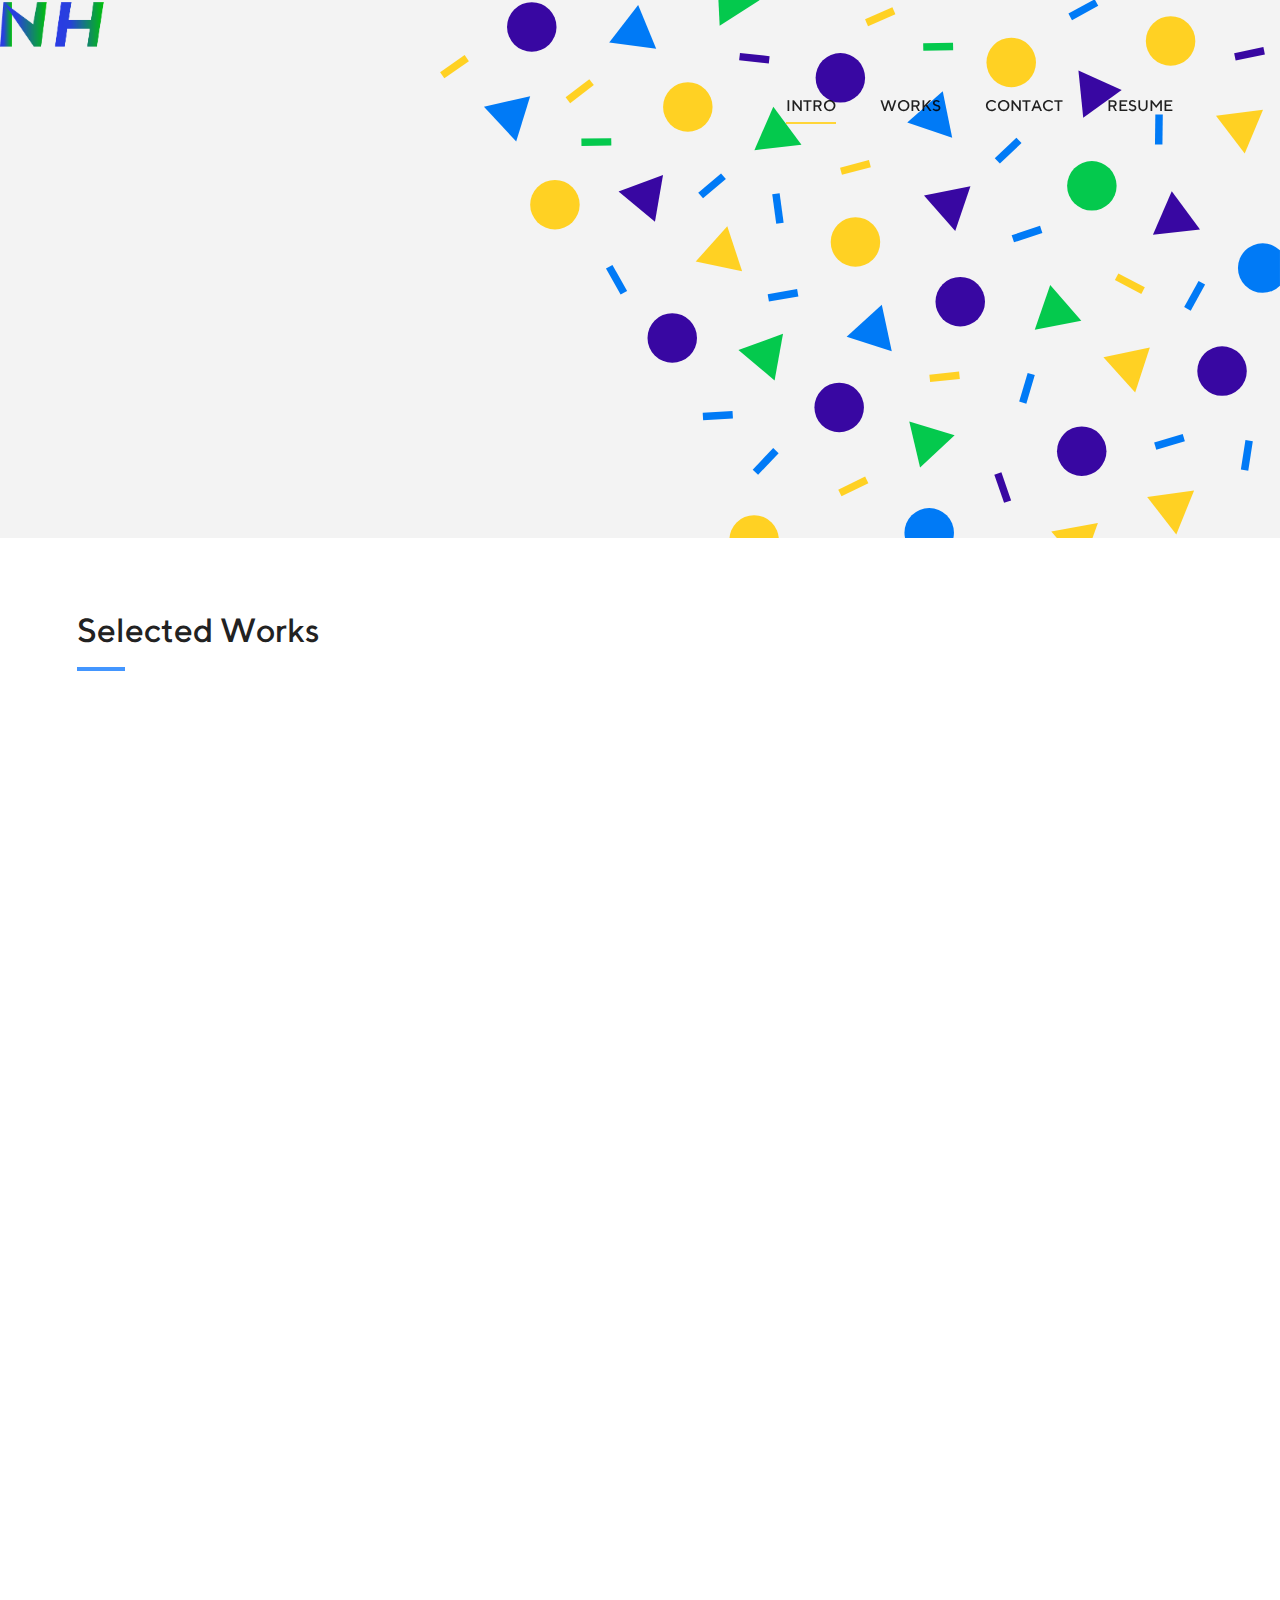
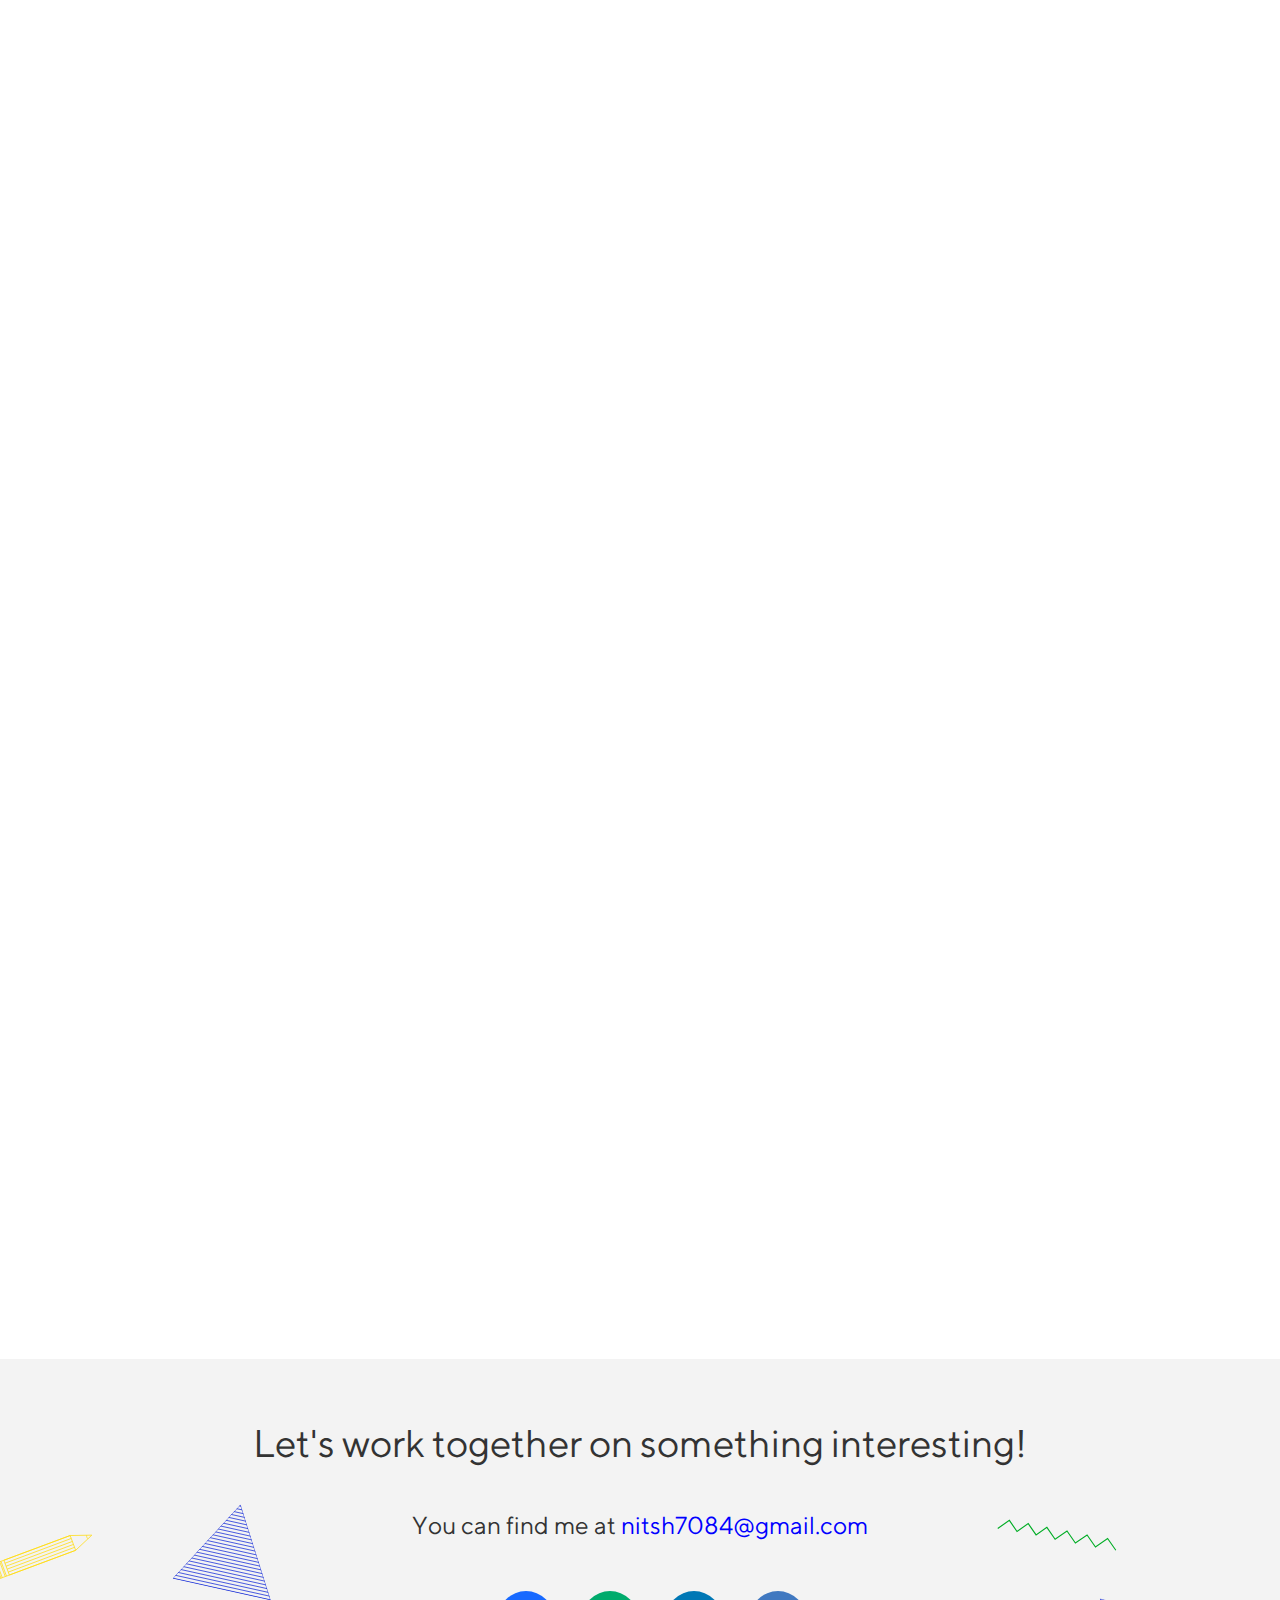
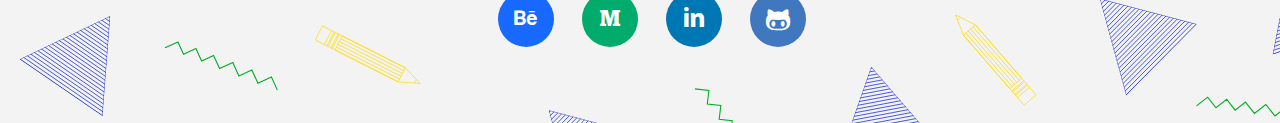
<file: indexv8.html>
<!DOCTYPE html>
<html>
<head>
<title>Nitish Hooda - Visual Designer</title>
<meta charset="UTF-8" />
<meta name="viewport" content="width=device-width; initial-scale=1.0; maximum-scale=1.0; minimum-scale=1.0; user-scalable=no; target-densityDpi=device-dpi" />
<meta name="description" content="We help businesses and startups in branding, designing and developing their product with awesome technology and sound marketing." />
<meta name="keywords" content="amitus,amituslab,design,design agency,design agency new delhi,parallax" />
<meta property="og:title" content="AmitusLab - Lets create world class applications." />
<meta property="og:type" content="website" />
<meta property="og:url" content="www.amituslab.com" />
<meta property="og:description" content="We help businesses and startups in branding, designing and developing their product with awesome technology and sound marketing." />
<meta property="og:image" content="images/amitus.jpg" />
<meta name="twitter:card" content="We help businesses and startups in branding, designing and developing their product with awesome technology and sound marketing." />
<meta name="twitter:url" content="www.amituslab.com" />
<meta name="twitter:title" content="AmitusLab - Lets create world class applications." />
<meta name="twitter:description" content="We help businesses and startups in branding, designing and developing their product with awesome technology and sound marketing." />
<meta name="twitter:image" content="images/amitus.jpg" />
<link rel="stylesheet" href="assets/css/style7.css" type="text/css" />
</head>

<body>

<div class="container">

<div class="top_container">


	
<div class="intro_container" id="intro_container">


<div id="svg_container">

<?xml version="1.0" encoding="utf-8"?>
<!-- Generator: Adobe Illustrator 19.0.0, SVG Export Plug-In . SVG Version: 6.00 Build 0)  -->
<svg version="1.1" id="Layer_1" xmlns="http://www.w3.org/2000/svg" xmlns:xlink="http://www.w3.org/1999/xlink" x="0px" y="0px"
	 viewBox="0 0 2400 1076" style="enable-background:new 0 0 2400 1076;" xml:space="preserve">
<style type="text/css">
	.st0{clip-path:url(#XMLID_966_);fill:#F3F3F3;}
	.st1{clip-path:url(#XMLID_966_);fill:#FFD123;}
	.st2{clip-path:url(#XMLID_966_);fill:#3807A2;}
	.st3{clip-path:url(#XMLID_966_);fill:#04C94D;}
	.st4{clip-path:url(#XMLID_966_);fill:#007AF6;}
	.st5{clip-path:url(#XMLID_966_);}
	.st6{clip-path:url(#XMLID_966_);fill:none;stroke:#FFD123;stroke-width:10;stroke-miterlimit:10;}
	.st7{clip-path:url(#XMLID_966_);fill:none;stroke:#007AF6;stroke-width:10;stroke-miterlimit:10;}
	.st8{clip-path:url(#XMLID_966_);fill:none;stroke:#3807A2;stroke-width:10;stroke-miterlimit:10;}
	.st9{clip-path:url(#XMLID_966_);fill:none;stroke:#04C94D;stroke-width:10;stroke-miterlimit:10;}
	.st10{clip-path:url(#XMLID_967_);fill:#F3F3F3;}
	.st11{clip-path:url(#XMLID_967_);fill:#FFD123;}
	.st12{clip-path:url(#XMLID_967_);fill:#3807A2;}
	.st13{clip-path:url(#XMLID_967_);fill:#04C94D;}
	.st14{clip-path:url(#XMLID_967_);fill:#007AF6;}
	.st15{clip-path:url(#XMLID_967_);}
	.st16{clip-path:url(#XMLID_967_);fill:none;stroke:#FFD123;stroke-width:10;stroke-miterlimit:10;}
	.st17{clip-path:url(#XMLID_967_);fill:none;stroke:#007AF6;stroke-width:10;stroke-miterlimit:10;}
	.st18{clip-path:url(#XMLID_967_);fill:none;stroke:#3807A2;stroke-width:10;stroke-miterlimit:10;}
	.st19{clip-path:url(#XMLID_967_);fill:none;stroke:#04C94D;stroke-width:10;stroke-miterlimit:10;}
	.st20{clip-path:url(#XMLID_968_);fill:#F3F3F3;}
	.st21{clip-path:url(#XMLID_968_);fill:#3807A2;}
	.st22{clip-path:url(#XMLID_968_);fill:#FFD123;}
	.st23{clip-path:url(#XMLID_968_);fill:#007AF6;}
	.st24{clip-path:url(#XMLID_968_);fill:#04C94D;}
	.st25{clip-path:url(#XMLID_968_);fill:none;stroke:#007AF6;stroke-width:14;stroke-miterlimit:10;}
	.st26{clip-path:url(#XMLID_968_);fill:none;stroke:#04C94D;stroke-width:14;stroke-miterlimit:10;}
	.st27{clip-path:url(#XMLID_968_);fill:none;stroke:#FFD123;stroke-width:14;stroke-miterlimit:10;}
	.st28{clip-path:url(#XMLID_968_);fill:none;stroke:#3807A2;stroke-width:14;stroke-miterlimit:10;}
</style>
<g id="XMLID_167_">
	<defs>
		<rect id="XMLID_168_" x="-4841" width="2400" height="1076"/>
	</defs>
	<clipPath id="XMLID_966_">
		<use xlink:href="#XMLID_168_"  style="overflow:visible;"/>
	</clipPath>
	<rect id="XMLID_290_" x="-4841" class="st0" width="2400" height="1076"/>
	<circle id="XMLID_289_" class="st1" cx="-3432.9" cy="538.4" r="32.3"/>
	<circle id="XMLID_56_" class="st1" cx="-2917.9" cy="69.4" r="32.3"/>
	<circle id="XMLID_57_" class="st1" cx="-2792.9" cy="184.4" r="32.3"/>
	<circle id="XMLID_288_" class="st2" cx="-3157.2" cy="603" r="32.3"/>
	<circle id="XMLID_287_" class="st3" cx="-2897.7" cy="490.9" r="32.3"/>
	<circle id="XMLID_286_" class="st1" cx="-2865.3" cy="714" r="32.3"/>
	<circle id="XMLID_285_" class="st1" cx="-2610.2" cy="520.1" r="32.3"/>
	<circle id="XMLID_284_" class="st2" cx="-3409.1" cy="298.7" r="32.3"/>
	<circle id="XMLID_282_" class="st4" cx="-3129.4" cy="398.6" r="32.3"/>
	<circle id="XMLID_166_" class="st4" cx="-3007.9" cy="299.6" r="32.3"/>
	<circle id="XMLID_2_" class="st4" cx="-3432.4" cy="683.6" r="32.3"/>
	<circle id="XMLID_281_" class="st3" cx="-3364.8" cy="123.2" r="32.3"/>
	<circle id="XMLID_280_" class="st5" cx="-3655.8" cy="91.7" r="32.3"/>
	<circle id="XMLID_279_" class="st4" cx="-3097.1" cy="10.3" r="32.3"/>
	<circle id="XMLID_335_" class="st5" cx="-3192.1" cy="152.3" r="32.3"/>
	<circle id="XMLID_363_" class="st5" cx="-3262.6" cy="469.8" r="32.3"/>
	<circle id="XMLID_278_" class="st3" cx="-2896.7" cy="321.3" r="32.3"/>
	<circle id="XMLID_277_" class="st2" cx="-2660.7" cy="271.3" r="32.3"/>
	<circle id="XMLID_276_" class="st1" cx="-2487.7" cy="295" r="32.3"/>
	<circle id="XMLID_275_" class="st1" cx="-3764.6" cy="426.8" r="32.3"/>
	<polygon id="XMLID_274_" class="st2" points="-3584.6,522.8 -3589.6,463.8 -3536,488.9 	"/>
	<polygon id="XMLID_273_" class="st1" points="-3350.2,638.1 -3298.8,608.5 -3298.9,667.8 	"/>
	<polygon id="XMLID_272_" class="st2" points="-2816.2,776.4 -2765.8,745.3 -2764,804.5 	"/>
	<polygon id="XMLID_271_" class="st1" points="-2992,413.7 -2947.7,374.4 -2935.9,432.4 	"/>
	<polygon id="XMLID_169_" class="st1" points="-3130.4,324 -3096.9,275.1 -3071.3,328.5 	"/>
	<polygon id="XMLID_270_" class="st2" points="-2818.5,512.4 -2766.9,541.5 -2817.8,571.6 	"/>
	<polygon id="XMLID_269_" class="st1" points="-2700.3,706 -2658.2,664.5 -2643.3,721.8 	"/>
	<polygon id="XMLID_268_" class="st3" points="-3678.5,292 -3648.9,240.7 -3619.3,292 	"/>
	<polygon id="XMLID_267_" class="st1" points="-3429.9,234.2 -3416.6,176.5 -3373.3,216.9 	"/>
	<polygon id="XMLID_266_" class="st2" points="-3301.4,74.1 -3242.8,66 -3265.1,120.8 	"/>
	<polygon id="XMLID_265_" class="st1" points="-3054.2,72.3 -2999.7,49 -3006.8,107.8 	"/>
	<polygon id="XMLID_362_" class="st5" points="-3081.7,646.3 -3027.2,623 -3034.3,681.8 	"/>
	<polygon id="XMLID_264_" class="st1" points="-2964.9,213.5 -2906.7,202.9 -2926.7,258.7 	"/>
	<polygon id="XMLID_58_" class="st1" points="-2659.7,184.5 -2718.4,176.9 -2682.5,129.8 	"/>
	<polygon id="XMLID_263_" class="st2" points="-2836.6,323 -2777.8,315.5 -2800.6,370.1 	"/>
	<polygon id="XMLID_73_" class="st2" points="-2841.5,81.4 -2788.3,55.3 -2792.3,114.4 	"/>
	<polygon id="XMLID_262_" class="st4" points="-2530.7,193.5 -2479.5,163.6 -2479.2,222.8 	"/>
	<polygon id="XMLID_261_" class="st3" points="-2522,518.4 -2528.4,459.6 -2474.2,483.4 	"/>
	<polygon id="XMLID_260_" class="st3" points="-3369.8,348.9 -3311.3,358.1 -3348.4,404.2 	"/>
	<polygon id="XMLID_259_" class="st3" points="-3174.3,497.4 -3118.6,477.4 -3129.1,535.6 	"/>
	<polygon id="XMLID_258_" class="st4" points="-3582.9,573.6 -3523.8,571 -3551.1,623.5 	"/>
	
		<rect id="XMLID_251_" x="-3201.8" y="339.8" transform="matrix(0.819 0.5738 -0.5738 0.819 -371.5552 1898.8966)" class="st1" width="12.2" height="41.5"/>
	
		<rect id="XMLID_364_" x="-3233.4" y="530.4" transform="matrix(0.819 0.5738 -0.5738 0.819 -267.8854 1951.5243)" class="st5" width="12.2" height="41.5"/>
	
		<rect id="XMLID_250_" x="-3044.7" y="366.2" transform="matrix(0.283 0.9591 -0.9591 0.283 -1807.491 3191.7756)" class="st2" width="12.2" height="41.5"/>
	
		<rect id="XMLID_470_" x="-3060.5" y="441.5" transform="matrix(0.8195 0.573 -0.573 0.8195 -286.3211 1833.7042)" class="st5" width="12.2" height="41.5"/>
	
		<rect id="XMLID_249_" x="-3347.4" y="529.2" transform="matrix(0.588 -0.8089 0.8089 0.588 -1821.4221 -2476.0139)" class="st4" width="12.2" height="41.5"/>
	
		<rect id="XMLID_404_" x="-3386.8" y="435.7" transform="matrix(-0.202 -0.9794 0.9794 -0.202 -4510.6113 -2762.3713)" class="st4" width="12.2" height="41.5"/>
	
		<rect id="XMLID_3_" x="-3475.5" y="591.3" transform="matrix(6.257986e-02 -0.998 0.998 6.257986e-02 -3863.177 -2888.8181)" class="st4" width="12.2" height="41.5"/>
	
		<rect id="XMLID_248_" x="-3364.1" y="723.5" transform="matrix(0.6606 0.7507 -0.7507 0.6606 -580.8203 2773.3386)" class="st3" width="12.2" height="41.5"/>
	
		<rect id="XMLID_247_" x="-3497.9" y="417.6" transform="matrix(-0.7072 0.707 -0.707 -0.7072 -5651.2783 3217.0344)" class="st3" width="12.2" height="41.5"/>
	
		<rect id="XMLID_246_" x="-3330.4" y="250.5" transform="matrix(0.7596 -0.6504 0.6504 0.7596 -975.6352 -2096.9106)" class="st4" width="12.2" height="41.5"/>
	<rect id="XMLID_245_" x="-3427.1" y="25.5" class="st4" width="12.2" height="41.5"/>
	
		<rect id="XMLID_244_" x="-3189.5" y="27.1" transform="matrix(0.8863 0.4632 -0.4632 0.8863 -339.8702 1479.8936)" class="st3" width="12.2" height="41.5"/>
	
		<rect id="XMLID_243_" x="-3040.5" y="134.7" transform="matrix(0.4313 0.9022 -0.9022 0.4313 -1585.371 2826.074)" class="st4" width="12.2" height="41.5"/>
	
		<rect id="XMLID_224_" x="-3127.9" y="79.4" transform="matrix(0.3406 0.9402 -0.9402 0.3406 -1964.2898 3001.1418)" class="st5" width="12.2" height="41.5"/>
	
		<rect id="XMLID_242_" x="-2864.3" y="393" transform="matrix(0.9309 0.3652 -0.3652 0.9309 -46.3653 1072.5239)" class="st4" width="12.2" height="41.5"/>
	
		<rect id="XMLID_241_" x="-2755.1" y="250.5" transform="matrix(0.3682 -0.9297 0.9297 0.3682 -1988.9689 -2384.4746)" class="st3" width="12.2" height="41.5"/>
	
		<rect id="XMLID_240_" x="-2646.6" y="377.9" transform="matrix(0.8167 -0.5771 0.5771 0.8167 -714.1209 -1450.7119)" class="st4" width="12.2" height="41.5"/>
	
		<rect id="XMLID_239_" x="-3052.8" y="540.1" transform="matrix(0.7437 0.6685 -0.6685 0.7437 -405.9139 2180.5012)" class="st4" width="12.2" height="41.5"/>
	
		<rect id="XMLID_237_" x="-2881.7" y="570.7" transform="matrix(0.9032 -0.4293 0.4293 0.9032 -532.3188 -1177.0985)" class="st4" width="12.2" height="41.5"/>
	<rect id="XMLID_236_" x="-2708.2" y="525.2" class="st2" width="12.2" height="41.5"/>
	<rect id="XMLID_235_" x="-2714.3" y="804.8" class="st1" width="12.2" height="41.5"/>
	<rect id="XMLID_234_" x="-3678.5" y="496.9" class="st3" width="12.2" height="41.5"/>
	<line id="XMLID_233_" class="st6" x1="-3934.6" y1="277.5" x2="-3934.6" y2="319"/>
	<line id="XMLID_232_" class="st7" x1="-3659" y1="367.3" x2="-3659" y2="408.8"/>
	<line id="XMLID_231_" class="st7" x1="-3242" y1="637.5" x2="-3224.9" y2="675.3"/>
	<line id="XMLID_230_" class="st8" x1="-3007" y1="489.8" x2="-2972" y2="512.2"/>
	<line id="XMLID_229_" class="st9" x1="-2994.7" y1="168.5" x2="-2953.3" y2="166.4"/>
	<line id="XMLID_228_" class="st7" x1="-2823.4" y1="252.9" x2="-2864.6" y2="248.1"/>
	<line id="XMLID_59_" class="st7" x1="-2861" y1="146.3" x2="-2899.4" y2="162"/>
	<line id="XMLID_227_" class="st8" x1="-2576.5" y1="425.2" x2="-2593.5" y2="463.1"/>
	<line id="XMLID_226_" class="st7" x1="-2803" y1="628.6" x2="-2822.9" y2="665.1"/>
	<line id="XMLID_225_" class="st7" x1="-2668.8" y1="594.9" x2="-2632.6" y2="615.2"/>
	<line id="XMLID_139_" class="st7" x1="-2577.6" y1="591.9" x2="-2541" y2="572.3"/>
	<line id="XMLID_206_" class="st7" x1="-3491.7" y1="240.7" x2="-3491.7" y2="282.2"/>
	<line id="XMLID_205_" class="st6" x1="-3619.3" y1="570.7" x2="-3619.3" y2="612.2"/>
</g>
<g id="XMLID_55_">
	<defs>
		<rect id="XMLID_60_" x="-2420" width="2400" height="1076"/>
	</defs>
	<clipPath id="XMLID_967_">
		<use xlink:href="#XMLID_60_"  style="overflow:visible;"/>
	</clipPath>
	<rect id="XMLID_138_" x="-2420" class="st10" width="2400" height="1076"/>
	<circle id="XMLID_137_" class="st11" cx="-1011.9" cy="538.4" r="32.3"/>
	<circle id="XMLID_136_" class="st11" cx="-496.9" cy="69.4" r="32.3"/>
	<circle id="XMLID_135_" class="st11" cx="-371.9" cy="184.4" r="32.3"/>
	<circle id="XMLID_134_" class="st12" cx="-736.2" cy="603" r="32.3"/>
	<circle id="XMLID_133_" class="st13" cx="-476.7" cy="490.9" r="32.3"/>
	<circle id="XMLID_132_" class="st11" cx="-444.3" cy="714" r="32.3"/>
	<circle id="XMLID_131_" class="st11" cx="-189.2" cy="520.1" r="32.3"/>
	<circle id="XMLID_130_" class="st12" cx="-988.1" cy="298.7" r="32.3"/>
	<circle id="XMLID_129_" class="st14" cx="-708.4" cy="398.6" r="32.3"/>
	<circle id="XMLID_128_" class="st14" cx="-586.9" cy="299.6" r="32.3"/>
	<circle id="XMLID_127_" class="st14" cx="-1011.4" cy="683.6" r="32.3"/>
	<circle id="XMLID_126_" class="st13" cx="-943.8" cy="123.2" r="32.3"/>
	<circle id="XMLID_125_" class="st15" cx="-1234.8" cy="91.7" r="32.3"/>
	<circle id="XMLID_124_" class="st14" cx="-676.1" cy="10.3" r="32.3"/>
	<circle id="XMLID_123_" class="st15" cx="-771.1" cy="152.3" r="32.3"/>
	<circle id="XMLID_122_" class="st15" cx="-841.6" cy="469.8" r="32.3"/>
	<circle id="XMLID_121_" class="st13" cx="-475.7" cy="321.3" r="32.3"/>
	<circle id="XMLID_120_" class="st12" cx="-239.7" cy="271.3" r="32.3"/>
	<circle id="XMLID_119_" class="st11" cx="-66.7" cy="295" r="32.3"/>
	<circle id="XMLID_118_" class="st11" cx="-1343.6" cy="426.8" r="32.3"/>
	<polygon id="XMLID_117_" class="st12" points="-1163.6,522.8 -1168.6,463.8 -1115,488.9 	"/>
	<polygon id="XMLID_116_" class="st11" points="-929.2,638.1 -877.8,608.5 -877.9,667.8 	"/>
	<polygon id="XMLID_115_" class="st12" points="-395.2,776.4 -344.8,745.3 -343,804.5 	"/>
	<polygon id="XMLID_114_" class="st11" points="-571,413.7 -526.7,374.4 -514.9,432.4 	"/>
	<polygon id="XMLID_113_" class="st11" points="-709.4,324 -675.9,275.1 -650.3,328.5 	"/>
	<polygon id="XMLID_112_" class="st12" points="-397.5,512.4 -345.9,541.5 -396.8,571.6 	"/>
	<polygon id="XMLID_111_" class="st11" points="-279.3,706 -237.2,664.5 -222.3,721.8 	"/>
	<polygon id="XMLID_110_" class="st13" points="-1257.5,292 -1227.9,240.7 -1198.3,292 	"/>
	<polygon id="XMLID_109_" class="st11" points="-1008.9,234.2 -995.6,176.5 -952.3,216.9 	"/>
	<polygon id="XMLID_108_" class="st12" points="-880.4,74.1 -821.8,66 -844.1,120.8 	"/>
	<polygon id="XMLID_107_" class="st11" points="-633.2,72.3 -578.7,49 -585.8,107.8 	"/>
	<polygon id="XMLID_106_" class="st15" points="-660.7,646.3 -606.2,623 -613.3,681.8 	"/>
	<polygon id="XMLID_105_" class="st11" points="-543.9,213.5 -485.7,202.9 -505.7,258.7 	"/>
	<polygon id="XMLID_104_" class="st11" points="-238.7,184.5 -297.4,176.9 -261.5,129.8 	"/>
	<polygon id="XMLID_103_" class="st12" points="-415.6,323 -356.8,315.5 -379.6,370.1 	"/>
	<polygon id="XMLID_102_" class="st12" points="-420.5,81.4 -367.3,55.3 -371.3,114.4 	"/>
	<polygon id="XMLID_101_" class="st14" points="-109.7,193.5 -58.5,163.6 -58.2,222.8 	"/>
	<polygon id="XMLID_100_" class="st13" points="-101,518.4 -107.4,459.6 -53.2,483.4 	"/>
	<polygon id="XMLID_99_" class="st13" points="-948.8,348.9 -890.3,358.1 -927.4,404.2 	"/>
	<polygon id="XMLID_98_" class="st13" points="-753.3,497.4 -697.6,477.4 -708.1,535.6 	"/>
	<polygon id="XMLID_97_" class="st14" points="-1161.9,573.6 -1102.8,571 -1130.1,623.5 	"/>
	
		<rect id="XMLID_96_" x="-780.8" y="339.8" transform="matrix(0.819 0.5738 -0.5738 0.819 66.6424 509.7474)" class="st11" width="12.2" height="41.5"/>
	
		<rect id="XMLID_95_" x="-812.4" y="530.4" transform="matrix(0.819 0.5738 -0.5738 0.819 170.3122 562.3751)" class="st15" width="12.2" height="41.5"/>
	
		<rect id="XMLID_94_" x="-623.7" y="366.2" transform="matrix(0.283 0.9591 -0.9591 0.283 -71.6762 869.7589)" class="st12" width="12.2" height="41.5"/>
	
		<rect id="XMLID_93_" x="-639.5" y="441.5" transform="matrix(0.8195 0.573 -0.573 0.8195 150.6139 446.3589)" class="st15" width="12.2" height="41.5"/>
	
		<rect id="XMLID_92_" x="-926.4" y="529.2" transform="matrix(0.588 -0.8089 0.8089 0.588 -824.0057 -517.7875)" class="st14" width="12.2" height="41.5"/>
	
		<rect id="XMLID_91_" x="-965.8" y="435.7" transform="matrix(-0.202 -0.9794 0.9794 -0.202 -1600.5341 -391.2863)" class="st14" width="12.2" height="41.5"/>
	
		<rect id="XMLID_90_" x="-1054.5" y="591.3" transform="matrix(6.257986e-02 -0.998 0.998 6.257986e-02 -1593.6827 -472.5634)" class="st14" width="12.2" height="41.5"/>
	
		<rect id="XMLID_89_" x="-943.1" y="723.5" transform="matrix(0.6606 0.7507 -0.7507 0.6606 240.7463 955.9083)" class="st13" width="12.2" height="41.5"/>
	
		<rect id="XMLID_88_" x="-1076.9" y="417.6" transform="matrix(-0.7072 0.707 -0.707 -0.7072 -1518.064 1505.438)" class="st13" width="12.2" height="41.5"/>
	
		<rect id="XMLID_87_" x="-909.4" y="250.5" transform="matrix(0.7596 -0.6504 0.6504 0.7596 -393.5883 -522.2701)" class="st14" width="12.2" height="41.5"/>
	<rect id="XMLID_86_" x="-1006.1" y="25.5" class="st14" width="12.2" height="41.5"/>
	
		<rect id="XMLID_85_" x="-768.5" y="27.1" transform="matrix(0.8863 0.4632 -0.4632 0.8863 -64.5345 358.5703)" class="st13" width="12.2" height="41.5"/>
	
		<rect id="XMLID_84_" x="-619.5" y="134.7" transform="matrix(0.4313 0.9022 -0.9022 0.4313 -208.5763 641.8405)" class="st14" width="12.2" height="41.5"/>
	
		<rect id="XMLID_83_" x="-706.9" y="79.4" transform="matrix(0.3406 0.9402 -0.9402 0.3406 -367.895 724.9022)" class="st15" width="12.2" height="41.5"/>
	
		<rect id="XMLID_82_" x="-443.3" y="393" transform="matrix(0.9309 0.3652 -0.3652 0.9309 120.8954 188.2728)" class="st14" width="12.2" height="41.5"/>
	
		<rect id="XMLID_81_" x="-334.1" y="250.5" transform="matrix(0.3682 -0.9297 0.9297 0.3682 -459.427 -133.5763)" class="st13" width="12.2" height="41.5"/>
	
		<rect id="XMLID_80_" x="-225.6" y="377.9" transform="matrix(0.8167 -0.5771 0.5771 0.8167 -270.318 -53.596)" class="st14" width="12.2" height="41.5"/>
	
		<rect id="XMLID_79_" x="-631.8" y="540.1" transform="matrix(0.7437 0.6685 -0.6685 0.7437 214.5964 562.0211)" class="st14" width="12.2" height="41.5"/>
	
		<rect id="XMLID_78_" x="-460.7" y="570.7" transform="matrix(0.9032 -0.4293 0.4293 0.9032 -297.9162 -137.8523)" class="st14" width="12.2" height="41.5"/>
	<rect id="XMLID_77_" x="-287.2" y="525.2" class="st12" width="12.2" height="41.5"/>
	<rect id="XMLID_76_" x="-293.3" y="804.8" class="st11" width="12.2" height="41.5"/>
	<rect id="XMLID_75_" x="-1257.5" y="496.9" class="st13" width="12.2" height="41.5"/>
	<line id="XMLID_74_" class="st16" x1="-1513.6" y1="277.5" x2="-1513.6" y2="319"/>
	<line id="XMLID_72_" class="st17" x1="-1238" y1="367.3" x2="-1238" y2="408.8"/>
	<line id="XMLID_71_" class="st17" x1="-821" y1="637.5" x2="-803.9" y2="675.3"/>
	<line id="XMLID_70_" class="st18" x1="-586" y1="489.8" x2="-551" y2="512.2"/>
	<line id="XMLID_69_" class="st19" x1="-573.7" y1="168.5" x2="-532.3" y2="166.4"/>
	<line id="XMLID_68_" class="st17" x1="-402.4" y1="252.9" x2="-443.6" y2="248.1"/>
	<line id="XMLID_67_" class="st17" x1="-440" y1="146.3" x2="-478.4" y2="162"/>
	<line id="XMLID_66_" class="st18" x1="-155.5" y1="425.2" x2="-172.5" y2="463.1"/>
	<line id="XMLID_65_" class="st17" x1="-382" y1="628.6" x2="-401.9" y2="665.1"/>
	<line id="XMLID_64_" class="st17" x1="-247.8" y1="594.9" x2="-211.6" y2="615.2"/>
	<line id="XMLID_63_" class="st17" x1="-156.6" y1="591.9" x2="-120" y2="572.3"/>
	<line id="XMLID_62_" class="st17" x1="-1070.7" y1="240.7" x2="-1070.7" y2="282.2"/>
	<line id="XMLID_61_" class="st16" x1="-1198.3" y1="570.7" x2="-1198.3" y2="612.2"/>
</g>
<g id="XMLID_324_">
	<defs>
		<rect id="XMLID_307_" x="0" width="2400" height="1076"/>
	</defs>
	<clipPath id="XMLID_968_">
		<use xlink:href="#XMLID_307_"  style="overflow:visible;"/>
	</clipPath>
	<rect id="XMLID_153_" x="0" class="st20" width="2400" height="1076"/>
	<circle id="XMLID_184_" class="st21" cx="1260.5" cy="633.6" r="46.4"/>
	<circle id="XMLID_19_" class="st21" cx="1573.5" cy="764" r="46.4"/>
	<circle id="XMLID_536_" class="st22" cx="1414" cy="1012.4" r="46.4"/>
	<circle id="XMLID_209_" class="st23" cx="1742.3" cy="999" r="46.4"/>
	<circle id="XMLID_48_" class="st21" cx="2291.4" cy="695.7" r="46.4"/>
	<circle id="XMLID_34_" class="st24" cx="2329.9" cy="1055.3" r="46.4"/>
	<circle id="XMLID_147_" class="st24" cx="2047.3" cy="348.5" r="46.4"/>
	<circle id="XMLID_397_" class="st22" cx="2194.9" cy="76.8" r="46.4"/>
	<circle id="XMLID_300_" class="st21" cx="2028.3" cy="845.9" r="46.4"/>
	<circle id="XMLID_146_" class="st21" cx="1800.5" cy="565.6" r="46.4"/>
	<circle id="XMLID_173_" class="st23" cx="2367.6" cy="502.6" r="46.4"/>
	<circle id="XMLID_437_" class="st22" cx="1040.5" cy="383.7" r="46.4"/>
	<circle id="XMLID_512_" class="st22" cx="1289.7" cy="200.4" r="46.4"/>
	<circle id="XMLID_596_" class="st21" cx="1575.7" cy="146" r="46.4"/>
	<circle id="XMLID_323_" class="st22" cx="1896.1" cy="117.1" r="46.4"/>
	<circle id="XMLID_590_" class="st21" cx="997.1" cy="50.4" r="46.4"/>
	<circle id="XMLID_432_" class="st22" cx="1604" cy="453.7" r="46.4"/>
	<line id="XMLID_253_" class="st25" x1="1142.3" y1="500.2" x2="1169.8" y2="548.9"/>
	<line id="XMLID_451_" class="st26" x1="1090.2" y1="266.9" x2="1146.2" y2="266"/>
	<line id="XMLID_5_" class="st27" x1="1064.8" y1="188.1" x2="1109.2" y2="154"/>
	<line id="XMLID_589_" class="st27" x1="829.2" y1="141" x2="875.2" y2="109.1"/>
	<line id="XMLID_433_" class="st25" x1="1440.6" y1="558.5" x2="1495.8" y2="548.9"/>
	<line id="XMLID_540_" class="st25" x1="1313.7" y1="366.6" x2="1356.5" y2="330.5"/>
	<line id="XMLID_17_" class="st28" x1="1386.7" y1="106.1" x2="1442.3" y2="112.2"/>
	<line id="XMLID_560_" class="st27" x1="1624.8" y1="42.6" x2="1676.1" y2="20.2"/>
	<line id="XMLID_532_" class="st25" x1="1870" y1="301.7" x2="1910.6" y2="263.2"/>
	<line id="XMLID_152_" class="st28" x1="2315.5" y1="106.5" x2="2370.3" y2="95.2"/>
	<line id="XMLID_461_" class="st25" x1="2006.7" y1="31.6" x2="2055.9" y2="4.8"/>
	<line id="XMLID_352_" class="st26" x1="1731.1" y1="88.1" x2="1787.1" y2="87"/>
	<line id="XMLID_597_" class="st27" x1="1576.9" y1="321.1" x2="1631.1" y2="306.7"/>
	<line id="XMLID_161_" class="st27" x1="1743.3" y1="709.5" x2="1799" y2="703.5"/>
	<line id="XMLID_427_" class="st25" x1="1917.7" y1="754.9" x2="1933.6" y2="701.2"/>
	<line id="XMLID_591_" class="st27" x1="2143.3" y1="545" x2="2093.7" y2="519"/>
	<line id="XMLID_189_" class="st25" x1="2253.5" y1="530.2" x2="2226.5" y2="579.2"/>
	<line id="XMLID_6_" class="st25" x1="1952.3" y1="430.1" x2="1899.1" y2="447.7"/>
	<line id="XMLID_308_" class="st25" x1="2173.3" y1="214.8" x2="2172.6" y2="270.8"/>
	<line id="XMLID_47_" class="st27" x1="1625.2" y1="899.9" x2="1574.8" y2="924.4"/>
	<line id="XMLID_551_" class="st25" x1="1318" y1="780.8" x2="1373.9" y2="777.7"/>
	<line id="XMLID_219_" class="st25" x1="1416.4" y1="885.5" x2="1454.9" y2="844.9"/>
	<line id="XMLID_252_" class="st28" x1="1889.3" y1="940.6" x2="1871" y2="887.7"/>
	<line id="XMLID_342_" class="st25" x1="2219.7" y1="820.5" x2="2166.1" y2="836.6"/>
	<line id="XMLID_50_" class="st25" x1="2342.2" y1="826.2" x2="2333.6" y2="881.6"/>
	<line id="XMLID_434_" class="st25" x1="1454.9" y1="363.1" x2="1462.4" y2="418.6"/>
	<polygon id="XMLID_578_" class="st24" points="1384.6,656.1 1468.2,626 1452.4,713.5 	"/>
	<polygon id="XMLID_520_" class="st21" points="1545.4,1107.1 1555,1018.7 1626.7,1071.1 	"/>
	<polygon id="XMLID_299_" class="st22" points="2028.6,1064.3 1971.2,996.4 2058.6,980.6 	"/>
	<polygon id="XMLID_431_" class="st22" points="1363.7,424.2 1391.5,508.6 1304.5,490.4 	"/>
	<polygon id="XMLID_436_" class="st21" points="1243.2,328.2 1228.1,415.8 1159.8,358.9 	"/>
	<polygon id="XMLID_526_" class="st24" points="1502.8,271.5 1414.5,281.5 1450,200.1 	"/>
	<polygon id="XMLID_476_" class="st23" points="1785.4,258.1 1701.1,229.9 1767.7,171 	"/>
	<polygon id="XMLID_18_" class="st24" points="1349.4,48.4 1345.1,-40.4 1424.1,0.3 	"/>
	<polygon id="XMLID_4_" class="st23" points="1196.6,9.3 1230.4,91.6 1142.3,79.7 	"/>
	<polygon id="XMLID_505_" class="st23" points="994.1,180.5 967.9,265.4 907.4,200.3 	"/>
	<polygon id="XMLID_435_" class="st23" points="1653.4,571.6 1672.1,658.5 1587.5,631.3 	"/>
	<polygon id="XMLID_179_" class="st21" points="1819.6,349.2 1791.1,433.3 1732.5,366.5 	"/>
	<polygon id="XMLID_370_" class="st21" points="2031.1,220.7 2022.1,132.3 2103.2,168.6 	"/>
	<polygon id="XMLID_425_" class="st22" points="2333.9,287.7 2280,217 2368.2,205.7 	"/>
	<polygon id="XMLID_574_" class="st24" points="1940.2,618.2 1969.2,534.2 2027.5,601.3 	"/>
	<polygon id="XMLID_151_" class="st21" points="2250.1,430.1 2161.8,440.3 2197.1,358.8 	"/>
	<polygon id="XMLID_33_" class="st24" points="1790,816 1725.2,876.8 1704.9,790.3 	"/>
	<polygon id="XMLID_356_" class="st22" points="2156,651.5 2128.5,736 2069,670 	"/>
	<polygon id="XMLID_314_" class="st22" points="2239,919.6 2205.6,1002 2151,931.9 	"/>
</g>
</svg>




</div>



<div class="top_drawer">


<div class="top_logo">
<!--

<img src="assets/images/personal_logo_left_aligned.png" width="300" height="48" />

-->

<img src="assets/images/personal_logo_left_aligned_2.png" width="150" height="60" />


</div>


<div class="top_nav">

<ul><li class="selected" href="#intro_content_container" id="intro_tab"><a href="#intro_content_container">INTRO</a></li>
<li id="works_tab"><a href="#works_title_container">WORKS</a></li>
<li id="contact_tab"><a href="#footer">CONTACT</a></li>
<li id="resume_tab"><a href="resume.pdf">RESUME</a></li>
<div class="clear"></div>
</ul>	

</div>


<div class="clear"></div>

</div>

<div class="intro_content_container" id="intro_content_container">

<div class="intro_line_1">
<div class="anim_container"><div class="anim_inner_container anim_left">Hi!</div> </div>

<div class="anim_container"><div class="anim_inner_container anim_top">I am Nitish.</div></div> 

<div class="anim_container"><div class="anim_inner_container anim_bottom">I design products.</div></div>
</div>

<div class="intro_line_2">




<div class="anim_container"><div class="anim_inner_container anim_top">Nice to</div></div> <div class="anim_container"><div class="anim_inner_container anim_left">meet you. I</div></div> <div class="anim_container"><div class="anim_inner_container anim_bottom">am a</div></div> <div class="anim_container"><div class="anim_inner_container anim_top">product designer</div></div> <div class="anim_container"><div class="anim_inner_container anim_bottom">who</div></div> <div class="anim_container"><div class="anim_inner_container anim_left">focuses mainly </div></div> <div class="anim_container"><div class="anim_inner_container anim_bottom"> on the</div></div>


<div class="anim_container"><div class="anim_inner_container anim_left anim_lower_line">visuals. I live </div></div> <div class="anim_container"><div class="anim_inner_container anim_top anim_lower_line"> in New Delhi.</div></div>







</div>

</div>

</div>


<div class="works_container" id="works_container">

<div class="works_title_container">
<div class="works_title_text" id="works_title_container">Selected Works</div>
<div class="works_title_line"></div>
</div>


<div class="works_content_container">


<div class="work_single_container">


<div class="work_cover_container"></div>
<div class="work_cover_overlay">
		<a href="case study/studycopter.html" target="_blank">

		<div class="work_overlay_title">
Studycopter
	</div>

<div class="work_overlay_desc">
Ace your exams
</div>
</a>

</div>

</div>

<div class="work_single_container">


<div class="work_cover_container"></div>
<div class="work_cover_overlay">
		<a href="case study/goqii.html" target="_blank">
	<div class="work_overlay_title">
Goqii
	</div>

<div class="work_overlay_desc">
Your Coach for a healthy lifestyle
</div>

</a>
</div>

</div>


<div class="work_single_container">


<div class="work_cover_container"></div>
<div class="work_cover_overlay">
		<a href="case study/crosschecks.html" target="_blank">
		<div class="work_overlay_title">
Crosschecks
	</div>

<div class="work_overlay_desc">
Secure your vehicles
</div>
</a>

</div>

</div>

<div class="work_single_container">


<div class="work_cover_container"></div>
<div class="work_cover_overlay">
		<a href="case study/sureshot.html" target="_blank">
	
		<div class="work_overlay_title">
Studycopter Sureshot
	</div>

<div class="work_overlay_desc">
Ace your exams
</div>
</a>

</div>

</div>

<div class="work_single_container">


<div class="work_cover_container"></div>
<div class="work_cover_overlay">
	<a href="case study/litewallet.html" target="_blank">
	
		<div class="work_overlay_title">
Litewallet
	</div>

<div class="work_overlay_desc">
Your Coach for a healthy lifestyle
</div>

</a>

</div>

</div>


<div class="work_single_container">


<div class="work_cover_container"></div>
<div class="work_cover_overlay">
	<a href="case study/litewallet.html" target="_blank">
	
		<div class="work_overlay_title">
Kristal
	</div>

<div class="work_overlay_desc">

</div>

</a>

</div>

</div>



<div class="work_single_container">


<div class="work_cover_container"></div>
<div class="work_cover_overlay">
	<a href="case study/litewallet.html" target="_blank">
	
		<div class="work_overlay_title">
Frienzz
	</div>

<div class="work_overlay_desc">

</div>

</a>

</div>

</div>













<div class="clear"></div>

</div>



</div>


	</div>

</div>



</div>


</div>

<div class="footer" id="footer">





<div class="footer_inner_container">



	
<div class="footer_content_container">

<div class="footer_text_1">
	Let's work together on something interesting!
</div>

<div class="footer_text_2">
	You can find me at <span class="contact_email">nitsh7084@gmail.com</span>
</div>

<div class="footer_social_container">
	<div class="social_icon" id="behance_social"><a href="https://www.behance.net/thenitish2312" target="_blank"></a></div>
		<div class="social_icon" id="medium_social"><a href="https://medium.com/@nitsh" target="_blank"></a></div>
			<div class="social_icon" id="linkedin_social"><a href="https://www.linkedin.com/in/nitishhooda" target="_blank"></a></div>
						<div class="social_icon" id="github_social"><a href="https://github.com/thenitish23121991" target="_blank"></a></div>
</div>
	</div>


</div>

</div>


<script src="https://ajax.googleapis.com/ajax/libs/jquery/3.1.0/jquery.min.js"></script>
<script>

var top_drawer = $('.top_drawer');
var intro = document.getElementById('intro_content_container');
var works = document.getElementById('works_title_container');
var contact = document.getElementById('footer');
var intro_container = document.getElementById('intro_container');
var works_container = document.getElementById('works_container');
intro_tab = $('#intro_tab');
works_tab = $('#works_tab');
contact_tab = $('#contact_tab');
intro_height = intro_container.offsetHeight;
works_height = works_container.offsetHeight;

var scrolltop = window.pageYOffset || document.documentElement.scrollTop;

works_pos = works.getBoundingClientRect();
contact_pos = contact.getBoundingClientRect();

works_top = works_pos.top;
contact_top = contact_pos.top;



function check_scroll(){

var scrollHeight = $(document).height();
var scrollPosition = $(window).height() + $(window).scrollTop();

var actual_scroll = (scrollPosition-$(window).height());


var scroll_rand = Math.random()*100;


if(actual_scroll > intro_height){

$('.top_drawer').addClass('scrolled');
console.log(scrollHeight+' ');

}

if((scrollHeight - scrollPosition) > intro_height){

if(scroll_rand < 8){
}

}



if((scrollHeight - scrollPosition) / scrollHeight === 0) {


$('.top_nav ul li').removeClass('selected');
$('#contact_tab').addClass('selected');
}

else if(actual_scroll > (works_top-180) && actual_scroll < contact_top){

$('.work_single_container').addClass('show');

}

else if(actual_scroll > works_top && actual_scroll < contact_top){

$('.top_nav ul li').removeClass('selected');
$('#works_tab').addClass('selected');


}
else if(actual_scroll < works_top){

$('.top_nav ul li').removeClass('selected');
$('#intro_tab').addClass('selected');

$('.top_drawer').removeClass('scrolled');

}

}



$('.top_nav ul li a').on('click',function(){

var parent_id = $(this).parent('li').attr('id');
console.log(parent_id);

$('.top_nav ul li').removeClass('selected');
$('#'+parent_id).addClass('selected');

});



$(document).ready(function(){




// Show the Intro lines
setTimeout(function(){

$('.intro_line_1 .anim_top, .intro_line_1 .anim_left, .intro_line_1 .anim_bottom').addClass('show');
$('.intro_line_2 .anim_top, .intro_line_2 .anim_left, .intro_line_2 .anim_bottom').addClass('show');


},1400);


$('.typing_inner_container').addClass('show');
$('.typing_inner_container:nth-child(2)').addClass('show');




$(window).on('scroll',function(event){

check_scroll();

});

});

	</script>


</body>
</html>
</file>
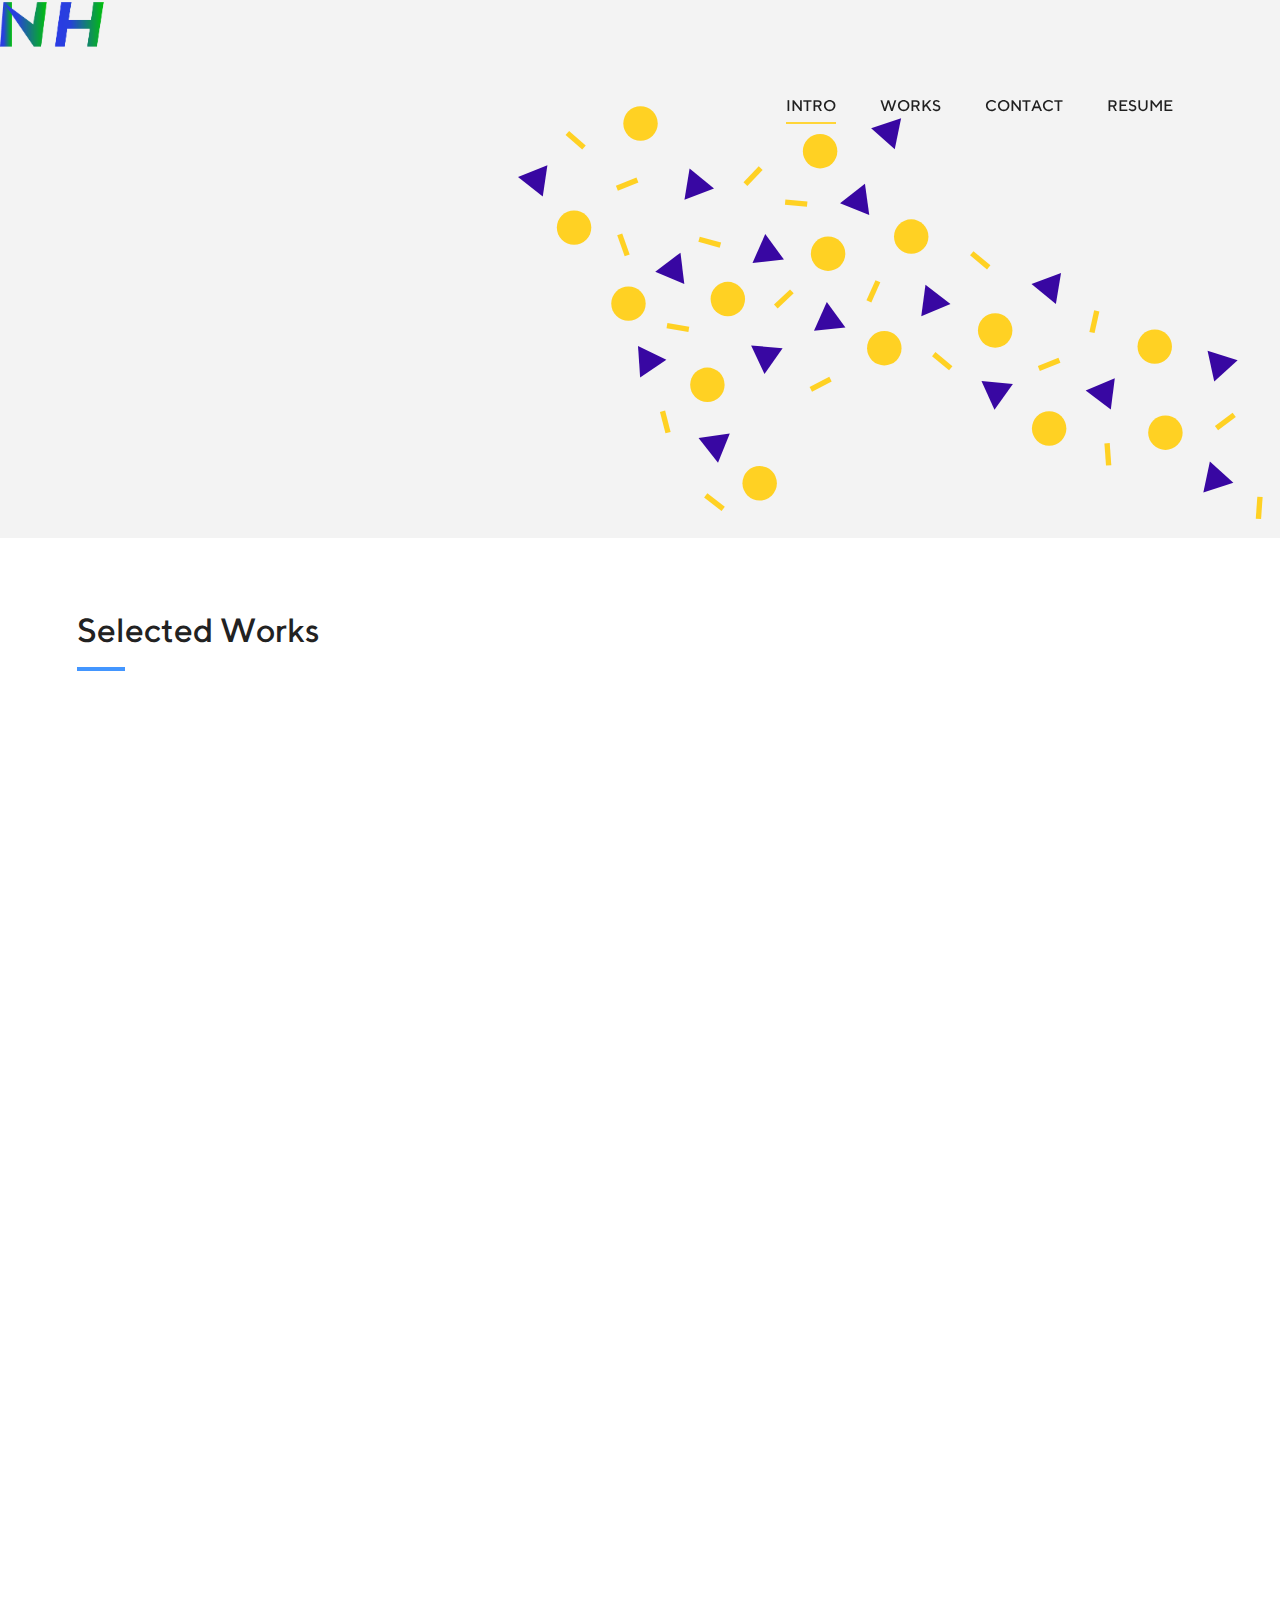
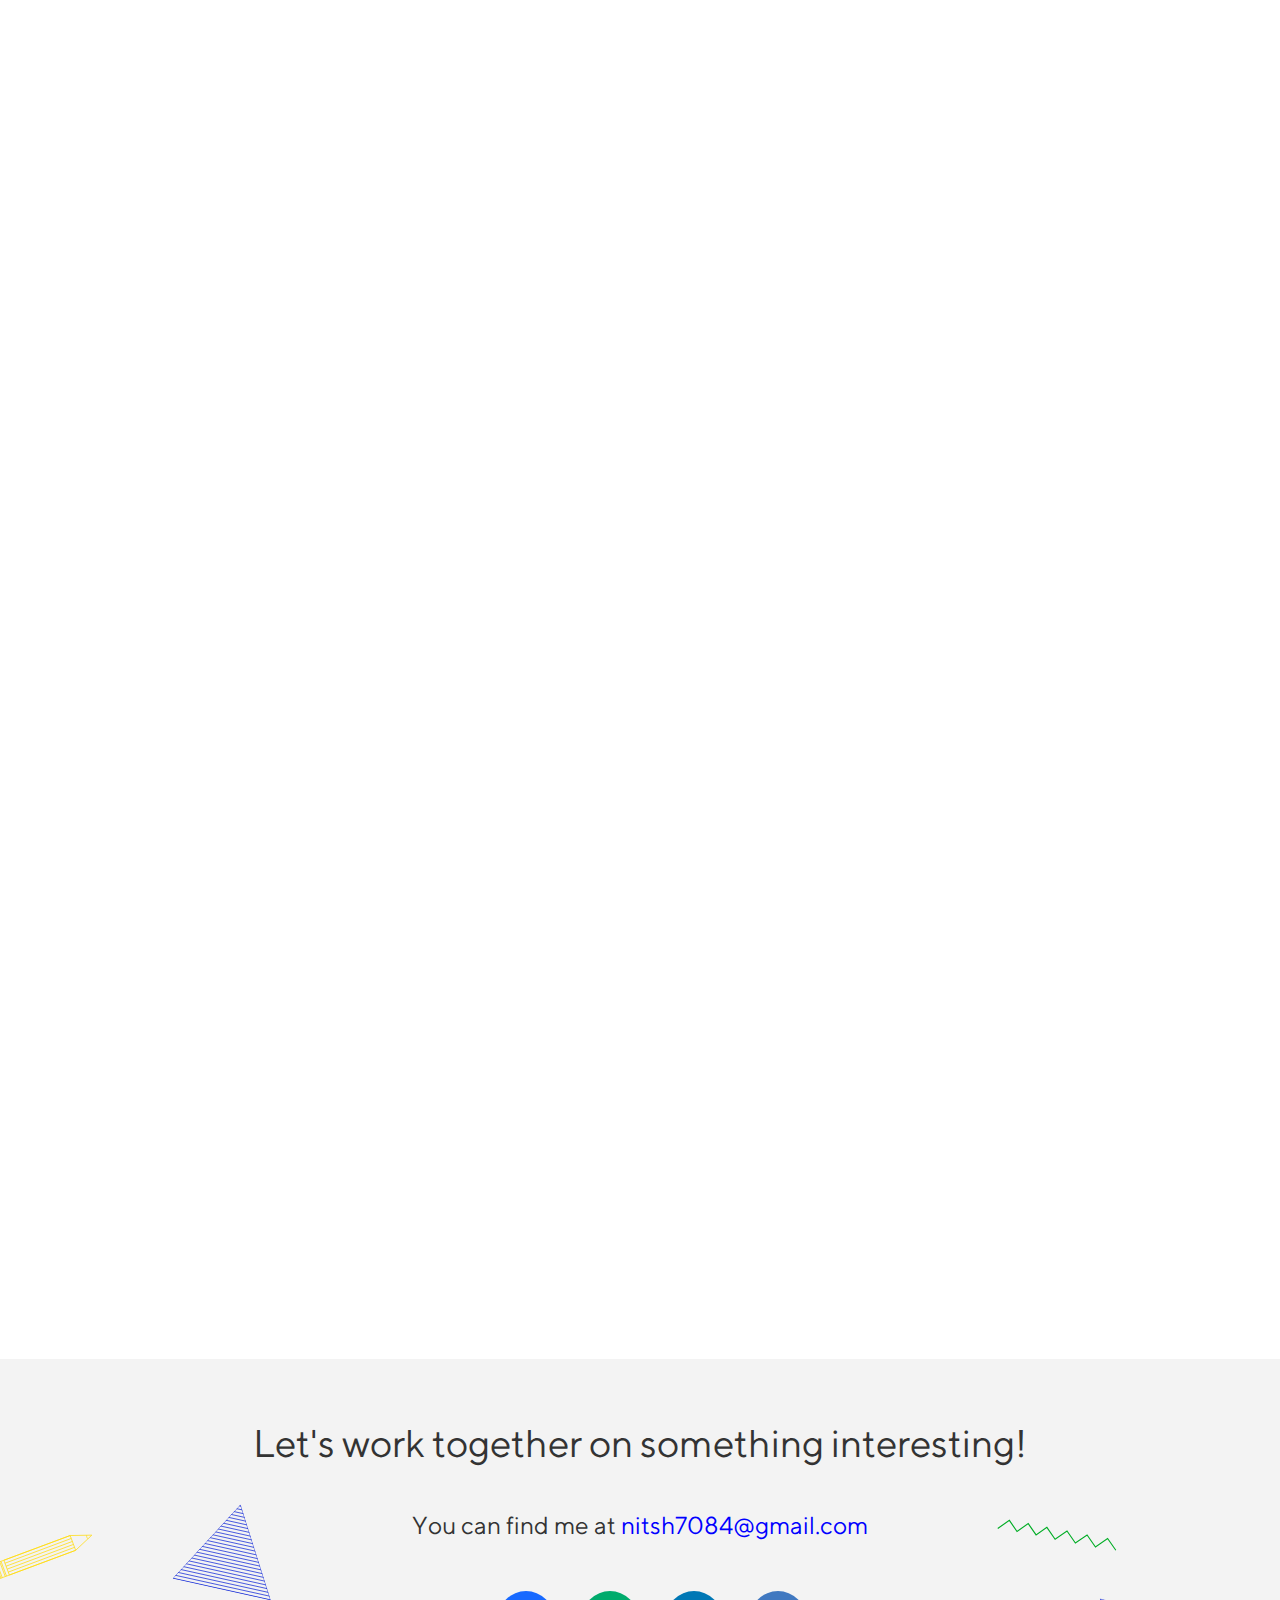
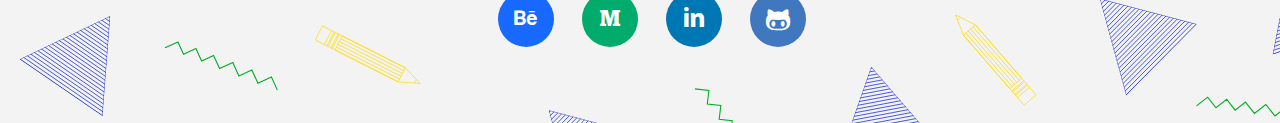
<file: indexv9.html>
<!DOCTYPE html>
<html>
<head>
<title>Nitish Hooda - Visual Designer</title>
<meta charset="UTF-8" />
<meta name="viewport" content="width=device-width; initial-scale=1.0; maximum-scale=1.0; minimum-scale=1.0; user-scalable=no; target-densityDpi=device-dpi" />
<meta name="description" content="We help businesses and startups in branding, designing and developing their product with awesome technology and sound marketing." />
<meta name="keywords" content="amitus,amituslab,design,design agency,design agency new delhi,parallax" />
<meta property="og:title" content="AmitusLab - Lets create world class applications." />
<meta property="og:type" content="website" />
<meta property="og:url" content="www.amituslab.com" />
<meta property="og:description" content="We help businesses and startups in branding, designing and developing their product with awesome technology and sound marketing." />
<meta property="og:image" content="images/amitus.jpg" />
<meta name="twitter:card" content="We help businesses and startups in branding, designing and developing their product with awesome technology and sound marketing." />
<meta name="twitter:url" content="www.amituslab.com" />
<meta name="twitter:title" content="AmitusLab - Lets create world class applications." />
<meta name="twitter:description" content="We help businesses and startups in branding, designing and developing their product with awesome technology and sound marketing." />
<meta name="twitter:image" content="images/amitus.jpg" />
<link rel="stylesheet" href="assets/css/style7.css" type="text/css" />
</head>

<body>

<div class="container">

<div class="top_container">


	
<div class="intro_container" id="intro_container">


<div id="svg_container">


<?xml version="1.0" encoding="utf-8"?>
<!-- Generator: Adobe Illustrator 19.0.0, SVG Export Plug-In . SVG Version: 6.00 Build 0)  -->
<svg version="1.1" id="Layer_1" xmlns="http://www.w3.org/2000/svg" xmlns:xlink="http://www.w3.org/1999/xlink" x="0px" y="0px"
	 viewBox="0 0 2400 1076" style="enable-background:new 0 0 2400 1076;" xml:space="preserve">
<style type="text/css">
	.st0{clip-path:url(#XMLID_682_);fill:#F3F3F3;}
	.st1{clip-path:url(#XMLID_682_);fill:#FFD123;}
	.st2{clip-path:url(#XMLID_682_);fill:#3807A2;}
	.st3{clip-path:url(#XMLID_682_);fill:#04C94D;}
	.st4{clip-path:url(#XMLID_682_);fill:#007AF6;}
	.st5{clip-path:url(#XMLID_682_);}
	.st6{clip-path:url(#XMLID_682_);fill:none;stroke:#FFD123;stroke-width:10;stroke-miterlimit:10;}
	.st7{clip-path:url(#XMLID_682_);fill:none;stroke:#007AF6;stroke-width:10;stroke-miterlimit:10;}
	.st8{clip-path:url(#XMLID_682_);fill:none;stroke:#3807A2;stroke-width:10;stroke-miterlimit:10;}
	.st9{clip-path:url(#XMLID_682_);fill:none;stroke:#04C94D;stroke-width:10;stroke-miterlimit:10;}
	.st10{clip-path:url(#XMLID_683_);fill:#F3F3F3;}
	.st11{clip-path:url(#XMLID_683_);fill:#FFD123;}
	.st12{clip-path:url(#XMLID_683_);fill:#3807A2;}
	.st13{clip-path:url(#XMLID_683_);fill:#04C94D;}
	.st14{clip-path:url(#XMLID_683_);fill:#007AF6;}
	.st15{clip-path:url(#XMLID_683_);}
	.st16{clip-path:url(#XMLID_683_);fill:none;stroke:#FFD123;stroke-width:10;stroke-miterlimit:10;}
	.st17{clip-path:url(#XMLID_683_);fill:none;stroke:#007AF6;stroke-width:10;stroke-miterlimit:10;}
	.st18{clip-path:url(#XMLID_683_);fill:none;stroke:#3807A2;stroke-width:10;stroke-miterlimit:10;}
	.st19{clip-path:url(#XMLID_683_);fill:none;stroke:#04C94D;stroke-width:10;stroke-miterlimit:10;}
	.st20{clip-path:url(#XMLID_684_);fill:#F3F3F3;}
	.st21{clip-path:url(#XMLID_684_);fill:#3807A2;}
	.st22{clip-path:url(#XMLID_684_);fill:#FFD123;}
	.st23{clip-path:url(#XMLID_684_);fill:#007AF6;}
	.st24{clip-path:url(#XMLID_684_);fill:#04C94D;}
	.st25{clip-path:url(#XMLID_684_);fill:none;stroke:#007AF6;stroke-width:14;stroke-miterlimit:10;}
	.st26{clip-path:url(#XMLID_684_);fill:none;stroke:#04C94D;stroke-width:14;stroke-miterlimit:10;}
	.st27{clip-path:url(#XMLID_684_);fill:none;stroke:#FFD123;stroke-width:14;stroke-miterlimit:10;}
	.st28{clip-path:url(#XMLID_684_);fill:none;stroke:#3807A2;stroke-width:14;stroke-miterlimit:10;}
	.st29{clip-path:url(#XMLID_685_);fill:#F3F3F3;}
	.st30{clip-path:url(#XMLID_685_);fill:#FFD123;}
	.st31{clip-path:url(#XMLID_685_);fill:#3807A2;}
	.st32{clip-path:url(#XMLID_685_);fill:#04C94D;}
	.st33{clip-path:url(#XMLID_685_);fill:#007AF6;}
	.st34{clip-path:url(#XMLID_685_);}
	.st35{clip-path:url(#XMLID_685_);fill:none;stroke:#FFD123;stroke-width:10;stroke-miterlimit:10;}
	.st36{clip-path:url(#XMLID_685_);fill:none;stroke:#007AF6;stroke-width:10;stroke-miterlimit:10;}
	.st37{clip-path:url(#XMLID_685_);fill:none;stroke:#3807A2;stroke-width:10;stroke-miterlimit:10;}
	.st38{clip-path:url(#XMLID_685_);fill:none;stroke:#04C94D;stroke-width:10;stroke-miterlimit:10;}
	.st39{clip-path:url(#XMLID_687_);fill:#F3F3F3;}
	.st40{clip-path:url(#XMLID_687_);fill:#FFD123;}
	.st41{clip-path:url(#XMLID_687_);fill:#3807A2;}
	.st42{clip-path:url(#XMLID_687_);fill:#04C94D;}
	.st43{clip-path:url(#XMLID_687_);fill:#007AF6;}
	.st44{clip-path:url(#XMLID_687_);}
	.st45{clip-path:url(#XMLID_687_);fill:none;stroke:#FFD123;stroke-width:10;stroke-miterlimit:10;}
	.st46{clip-path:url(#XMLID_687_);fill:none;stroke:#007AF6;stroke-width:10;stroke-miterlimit:10;}
	.st47{clip-path:url(#XMLID_687_);fill:none;stroke:#3807A2;stroke-width:10;stroke-miterlimit:10;}
	.st48{clip-path:url(#XMLID_687_);fill:none;stroke:#04C94D;stroke-width:10;stroke-miterlimit:10;}
	.st49{fill:#F3F3F3;}
	.st50{fill:#FFD123;}
	.st51{fill:none;stroke:#FFD123;stroke-width:10;stroke-miterlimit:10;}
	.st52{fill:#3807A2;}
</style>
<g id="XMLID_167_">
	<defs>
		<rect id="XMLID_168_" x="-1" y="-2192" width="2400" height="1076"/>
	</defs>
	<clipPath id="XMLID_682_">
		<use xlink:href="#XMLID_168_"  style="overflow:visible;"/>
	</clipPath>
	<rect id="XMLID_290_" x="-1" y="-2192" class="st0" width="2400" height="1076"/>
	<circle id="XMLID_289_" class="st1" cx="1407.1" cy="-1653.6" r="32.3"/>
	<circle id="XMLID_56_" class="st1" cx="1922.1" cy="-2122.6" r="32.3"/>
	<circle id="XMLID_57_" class="st1" cx="2047.1" cy="-2007.6" r="32.3"/>
	<circle id="XMLID_288_" class="st2" cx="1682.8" cy="-1589" r="32.3"/>
	<circle id="XMLID_287_" class="st3" cx="1942.3" cy="-1701.1" r="32.3"/>
	<circle id="XMLID_286_" class="st1" cx="1974.7" cy="-1478" r="32.3"/>
	<circle id="XMLID_285_" class="st1" cx="2229.8" cy="-1671.9" r="32.3"/>
	<circle id="XMLID_284_" class="st2" cx="1430.9" cy="-1893.3" r="32.3"/>
	<circle id="XMLID_282_" class="st4" cx="1710.6" cy="-1793.4" r="32.3"/>
	<circle id="XMLID_166_" class="st4" cx="1832.1" cy="-1892.4" r="32.3"/>
	<circle id="XMLID_2_" class="st4" cx="1407.6" cy="-1508.4" r="32.3"/>
	<circle id="XMLID_281_" class="st3" cx="1475.2" cy="-2068.8" r="32.3"/>
	<circle id="XMLID_280_" class="st5" cx="1184.2" cy="-2100.3" r="32.3"/>
	<circle id="XMLID_279_" class="st4" cx="1742.9" cy="-2181.7" r="32.3"/>
	<circle id="XMLID_335_" class="st5" cx="1647.9" cy="-2039.7" r="32.3"/>
	<circle id="XMLID_363_" class="st5" cx="1577.4" cy="-1722.2" r="32.3"/>
	<circle id="XMLID_278_" class="st3" cx="1943.3" cy="-1870.7" r="32.3"/>
	<circle id="XMLID_277_" class="st2" cx="2179.3" cy="-1920.7" r="32.3"/>
	<circle id="XMLID_276_" class="st1" cx="2352.3" cy="-1897" r="32.3"/>
	<circle id="XMLID_275_" class="st1" cx="1075.4" cy="-1765.2" r="32.3"/>
	<polygon id="XMLID_274_" class="st2" points="1255.4,-1669.2 1250.4,-1728.2 1304,-1703.1 	"/>
	<polygon id="XMLID_273_" class="st1" points="1489.8,-1553.9 1541.2,-1583.5 1541.1,-1524.2 	"/>
	<polygon id="XMLID_272_" class="st2" points="2023.8,-1415.6 2074.2,-1446.7 2076,-1387.5 	"/>
	<polygon id="XMLID_271_" class="st1" points="1848,-1778.3 1892.3,-1817.6 1904.1,-1759.6 	"/>
	<polygon id="XMLID_169_" class="st1" points="1709.6,-1868 1743.1,-1916.9 1768.7,-1863.5 	"/>
	<polygon id="XMLID_270_" class="st2" points="2021.5,-1679.6 2073.1,-1650.5 2022.2,-1620.4 	"/>
	<polygon id="XMLID_269_" class="st1" points="2139.7,-1486 2181.8,-1527.5 2196.7,-1470.2 	"/>
	<polygon id="XMLID_268_" class="st3" points="1161.5,-1900 1191.1,-1951.3 1220.7,-1900 	"/>
	<polygon id="XMLID_267_" class="st1" points="1410.1,-1957.8 1423.4,-2015.5 1466.7,-1975.1 	"/>
	<polygon id="XMLID_266_" class="st2" points="1538.6,-2117.9 1597.2,-2126 1574.9,-2071.2 	"/>
	<polygon id="XMLID_265_" class="st1" points="1785.8,-2119.7 1840.3,-2143 1833.2,-2084.2 	"/>
	<polygon id="XMLID_362_" class="st5" points="1758.3,-1545.7 1812.8,-1569 1805.7,-1510.2 	"/>
	<polygon id="XMLID_264_" class="st1" points="1875.1,-1978.5 1933.3,-1989.1 1913.3,-1933.3 	"/>
	<polygon id="XMLID_58_" class="st1" points="2180.3,-2007.5 2121.6,-2015.1 2157.5,-2062.2 	"/>
	<polygon id="XMLID_263_" class="st2" points="2003.4,-1869 2062.2,-1876.5 2039.4,-1821.9 	"/>
	<polygon id="XMLID_73_" class="st2" points="1998.5,-2110.6 2051.7,-2136.7 2047.7,-2077.6 	"/>
	<polygon id="XMLID_262_" class="st4" points="2309.3,-1998.5 2360.5,-2028.4 2360.8,-1969.2 	"/>
	<polygon id="XMLID_261_" class="st3" points="2318,-1673.6 2311.6,-1732.4 2365.8,-1708.6 	"/>
	<polygon id="XMLID_260_" class="st3" points="1470.2,-1843.1 1528.7,-1833.9 1491.6,-1787.8 	"/>
	<polygon id="XMLID_259_" class="st3" points="1665.7,-1694.6 1721.4,-1714.6 1710.9,-1656.4 	"/>
	<polygon id="XMLID_258_" class="st4" points="1257.1,-1618.4 1316.2,-1621 1288.9,-1568.5 	"/>
	
		<rect id="XMLID_251_" x="1638.2" y="-1852.2" transform="matrix(0.819 0.5738 -0.5738 0.819 -753.273 -1275.0032)" class="st1" width="12.2" height="41.5"/>
	
		<rect id="XMLID_364_" x="1606.6" y="-1661.6" transform="matrix(0.819 0.5738 -0.5738 0.819 -649.6032 -1222.3756)" class="st5" width="12.2" height="41.5"/>
	
		<rect id="XMLID_250_" x="1795.3" y="-1825.8" transform="matrix(0.283 0.9591 -0.9591 0.283 -439.675 -3021.9653)" class="st2" width="12.2" height="41.5"/>
	
		<rect id="XMLID_470_" x="1779.5" y="-1750.5" transform="matrix(0.8195 0.573 -0.573 0.8195 -668.9298 -1335.4462)" class="st5" width="12.2" height="41.5"/>
	
		<rect id="XMLID_249_" x="1492.6" y="-1662.8" transform="matrix(0.588 -0.8089 0.8089 0.588 1945.5865 535.7495)" class="st4" width="12.2" height="41.5"/>
	
		<rect id="XMLID_404_" x="1453.2" y="-1756.3" transform="matrix(-0.202 -0.9794 0.9794 -0.202 3453.9456 -656.9758)" class="st4" width="12.2" height="41.5"/>
	
		<rect id="XMLID_3_" x="1364.5" y="-1600.7" transform="matrix(6.257986e-02 -0.998 0.998 6.257986e-02 2861.6401 -113.1297)" class="st4" width="12.2" height="41.5"/>
	
		<rect id="XMLID_248_" x="1475.9" y="-1468.5" transform="matrix(0.6606 0.7507 -0.7507 0.6606 -583.8874 -1603.8762)" class="st3" width="12.2" height="41.5"/>
	
		<rect id="XMLID_247_" x="1342.1" y="-1774.4" transform="matrix(-0.7072 0.707 -0.707 -0.7072 1062.0378 -3947.0024)" class="st3" width="12.2" height="41.5"/>
	
		<rect id="XMLID_246_" x="1509.6" y="-1941.5" transform="matrix(0.7596 -0.6504 0.6504 0.7596 1613.6747 524.0779)" class="st4" width="12.2" height="41.5"/>
	<rect id="XMLID_245_" x="1412.9" y="-2166.5" class="st4" width="12.2" height="41.5"/>
	
		<rect id="XMLID_244_" x="1650.5" y="-2164.9" transform="matrix(0.8863 0.4632 -0.4632 0.8863 -804.6846 -1011.1184)" class="st3" width="12.2" height="41.5"/>
	
		<rect id="XMLID_243_" x="1799.5" y="-2057.3" transform="matrix(0.4313 0.9022 -0.9022 0.4313 -810.5482 -2787.1536)" class="st4" width="12.2" height="41.5"/>
	
		<rect id="XMLID_224_" x="1712.1" y="-2112.6" transform="matrix(0.3406 0.9402 -0.9402 0.3406 -833.7514 -2994.8506)" class="st5" width="12.2" height="41.5"/>
	
		<rect id="XMLID_242_" x="1975.7" y="-1799" transform="matrix(0.9309 0.3652 -0.3652 0.9309 -512.5928 -846.6876)" class="st4" width="12.2" height="41.5"/>
	
		<rect id="XMLID_241_" x="2084.9" y="-1941.5" transform="matrix(0.3682 -0.9297 0.9297 0.3682 3106.8396 730.5985)" class="st3" width="12.2" height="41.5"/>
	
		<rect id="XMLID_240_" x="2193.4" y="-1814.1" transform="matrix(0.8167 -0.5771 0.5771 0.8167 1438.0824 940.5417)" class="st4" width="12.2" height="41.5"/>
	
		<rect id="XMLID_239_" x="1787.2" y="-1651.9" transform="matrix(0.7437 0.6685 -0.6685 0.7437 -630.7956 -1616.9388)" class="st4" width="12.2" height="41.5"/>
	
		<rect id="XMLID_237_" x="1958.3" y="-1621.3" transform="matrix(0.9032 -0.4293 0.4293 0.9032 877.2377 688.3047)" class="st4" width="12.2" height="41.5"/>
	<rect id="XMLID_236_" x="2131.8" y="-1666.8" class="st2" width="12.2" height="41.5"/>
	<rect id="XMLID_235_" x="2125.7" y="-1387.2" class="st1" width="12.2" height="41.5"/>
	<rect id="XMLID_234_" x="1161.5" y="-1695.1" class="st3" width="12.2" height="41.5"/>
	<line id="XMLID_233_" class="st6" x1="905.4" y1="-1914.5" x2="905.4" y2="-1873"/>
	<line id="XMLID_232_" class="st7" x1="1181" y1="-1824.7" x2="1181" y2="-1783.2"/>
	<line id="XMLID_231_" class="st7" x1="1598" y1="-1554.5" x2="1615.1" y2="-1516.7"/>
	<line id="XMLID_230_" class="st8" x1="1833" y1="-1702.2" x2="1868" y2="-1679.8"/>
	<line id="XMLID_229_" class="st9" x1="1845.3" y1="-2023.5" x2="1886.7" y2="-2025.6"/>
	<line id="XMLID_228_" class="st7" x1="2016.6" y1="-1939.1" x2="1975.4" y2="-1943.9"/>
	<line id="XMLID_59_" class="st7" x1="1979" y1="-2045.7" x2="1940.6" y2="-2030"/>
	<line id="XMLID_227_" class="st8" x1="2263.5" y1="-1766.8" x2="2246.5" y2="-1728.9"/>
	<line id="XMLID_226_" class="st7" x1="2037" y1="-1563.4" x2="2017.1" y2="-1526.9"/>
	<line id="XMLID_225_" class="st7" x1="2171.2" y1="-1597.1" x2="2207.4" y2="-1576.8"/>
	<line id="XMLID_139_" class="st7" x1="2262.4" y1="-1600.1" x2="2299" y2="-1619.7"/>
	<line id="XMLID_206_" class="st7" x1="1348.3" y1="-1951.3" x2="1348.3" y2="-1909.8"/>
	<line id="XMLID_205_" class="st6" x1="1220.7" y1="-1621.3" x2="1220.7" y2="-1579.8"/>
</g>
<g id="XMLID_55_">
	<defs>
		<rect id="XMLID_60_" x="2420" y="-2192" width="2400" height="1076"/>
	</defs>
	<clipPath id="XMLID_683_">
		<use xlink:href="#XMLID_60_"  style="overflow:visible;"/>
	</clipPath>
	<rect id="XMLID_138_" x="2420" y="-2192" class="st10" width="2400" height="1076"/>
	<circle id="XMLID_137_" class="st11" cx="3828.1" cy="-1653.6" r="32.3"/>
	<circle id="XMLID_136_" class="st11" cx="4343.1" cy="-2122.6" r="32.3"/>
	<circle id="XMLID_135_" class="st11" cx="4468.1" cy="-2007.6" r="32.3"/>
	<circle id="XMLID_134_" class="st12" cx="4103.8" cy="-1589" r="32.3"/>
	<circle id="XMLID_133_" class="st13" cx="4363.3" cy="-1701.1" r="32.3"/>
	<circle id="XMLID_132_" class="st11" cx="4395.7" cy="-1478" r="32.3"/>
	<circle id="XMLID_131_" class="st11" cx="4650.8" cy="-1671.9" r="32.3"/>
	<circle id="XMLID_130_" class="st12" cx="3851.9" cy="-1893.3" r="32.3"/>
	<circle id="XMLID_129_" class="st14" cx="4131.6" cy="-1793.4" r="32.3"/>
	<circle id="XMLID_128_" class="st14" cx="4253.1" cy="-1892.4" r="32.3"/>
	<circle id="XMLID_127_" class="st14" cx="3828.6" cy="-1508.4" r="32.3"/>
	<circle id="XMLID_126_" class="st13" cx="3896.2" cy="-2068.8" r="32.3"/>
	<circle id="XMLID_125_" class="st15" cx="3605.2" cy="-2100.3" r="32.3"/>
	<circle id="XMLID_124_" class="st14" cx="4163.9" cy="-2181.7" r="32.3"/>
	<circle id="XMLID_123_" class="st15" cx="4068.9" cy="-2039.7" r="32.3"/>
	<circle id="XMLID_122_" class="st15" cx="3998.4" cy="-1722.2" r="32.3"/>
	<circle id="XMLID_121_" class="st13" cx="4364.3" cy="-1870.7" r="32.3"/>
	<circle id="XMLID_120_" class="st12" cx="4600.3" cy="-1920.7" r="32.3"/>
	<circle id="XMLID_119_" class="st11" cx="4773.3" cy="-1897" r="32.3"/>
	<circle id="XMLID_118_" class="st11" cx="3496.4" cy="-1765.2" r="32.3"/>
	<polygon id="XMLID_117_" class="st12" points="3676.4,-1669.2 3671.4,-1728.2 3725,-1703.1 	"/>
	<polygon id="XMLID_116_" class="st11" points="3910.8,-1553.9 3962.2,-1583.5 3962.1,-1524.2 	"/>
	<polygon id="XMLID_115_" class="st12" points="4444.8,-1415.6 4495.2,-1446.7 4497,-1387.5 	"/>
	<polygon id="XMLID_114_" class="st11" points="4269,-1778.3 4313.3,-1817.6 4325.1,-1759.6 	"/>
	<polygon id="XMLID_113_" class="st11" points="4130.6,-1868 4164.1,-1916.9 4189.7,-1863.5 	"/>
	<polygon id="XMLID_112_" class="st12" points="4442.5,-1679.6 4494.1,-1650.5 4443.2,-1620.4 	"/>
	<polygon id="XMLID_111_" class="st11" points="4560.7,-1486 4602.8,-1527.5 4617.7,-1470.2 	"/>
	<polygon id="XMLID_110_" class="st13" points="3582.5,-1900 3612.1,-1951.3 3641.7,-1900 	"/>
	<polygon id="XMLID_109_" class="st11" points="3831.1,-1957.8 3844.4,-2015.5 3887.7,-1975.1 	"/>
	<polygon id="XMLID_108_" class="st12" points="3959.6,-2117.9 4018.2,-2126 3995.9,-2071.2 	"/>
	<polygon id="XMLID_107_" class="st11" points="4206.8,-2119.7 4261.3,-2143 4254.2,-2084.2 	"/>
	<polygon id="XMLID_106_" class="st15" points="4179.3,-1545.7 4233.8,-1569 4226.7,-1510.2 	"/>
	<polygon id="XMLID_105_" class="st11" points="4296.1,-1978.5 4354.3,-1989.1 4334.3,-1933.3 	"/>
	<polygon id="XMLID_104_" class="st11" points="4601.3,-2007.5 4542.6,-2015.1 4578.5,-2062.2 	"/>
	<polygon id="XMLID_103_" class="st12" points="4424.4,-1869 4483.2,-1876.5 4460.4,-1821.9 	"/>
	<polygon id="XMLID_102_" class="st12" points="4419.5,-2110.6 4472.7,-2136.7 4468.7,-2077.6 	"/>
	<polygon id="XMLID_101_" class="st14" points="4730.3,-1998.5 4781.5,-2028.4 4781.8,-1969.2 	"/>
	<polygon id="XMLID_100_" class="st13" points="4739,-1673.6 4732.6,-1732.4 4786.8,-1708.6 	"/>
	<polygon id="XMLID_99_" class="st13" points="3891.2,-1843.1 3949.7,-1833.9 3912.6,-1787.8 	"/>
	<polygon id="XMLID_98_" class="st13" points="4086.7,-1694.6 4142.4,-1714.6 4131.9,-1656.4 	"/>
	<polygon id="XMLID_97_" class="st14" points="3678.1,-1618.4 3737.2,-1621 3709.9,-1568.5 	"/>
	
		<rect id="XMLID_96_" x="4059.2" y="-1852.2" transform="matrix(0.819 0.5738 -0.5738 0.819 -315.0754 -2664.1526)" class="st11" width="12.2" height="41.5"/>
	
		<rect id="XMLID_95_" x="4027.6" y="-1661.6" transform="matrix(0.819 0.5738 -0.5738 0.819 -211.4056 -2611.5249)" class="st15" width="12.2" height="41.5"/>
	
		<rect id="XMLID_94_" x="4216.3" y="-1825.8" transform="matrix(0.283 0.9591 -0.9591 0.283 1296.1396 -5343.9824)" class="st12" width="12.2" height="41.5"/>
	
		<rect id="XMLID_93_" x="4200.5" y="-1750.5" transform="matrix(0.8195 0.573 -0.573 0.8195 -231.9948 -2722.7915)" class="st15" width="12.2" height="41.5"/>
	
		<rect id="XMLID_92_" x="3913.6" y="-1662.8" transform="matrix(0.588 -0.8089 0.8089 0.588 2943.0029 2493.9761)" class="st14" width="12.2" height="41.5"/>
	
		<rect id="XMLID_91_" x="3874.2" y="-1756.3" transform="matrix(-0.202 -0.9794 0.9794 -0.202 6364.0225 1714.1094)" class="st14" width="12.2" height="41.5"/>
	
		<rect id="XMLID_90_" x="3785.5" y="-1600.7" transform="matrix(6.257986e-02 -0.998 0.998 6.257986e-02 5131.1343 2303.125)" class="st14" width="12.2" height="41.5"/>
	
		<rect id="XMLID_89_" x="3896.9" y="-1468.5" transform="matrix(0.6606 0.7507 -0.7507 0.6606 237.6791 -3421.3066)" class="st13" width="12.2" height="41.5"/>
	
		<rect id="XMLID_88_" x="3763.1" y="-1774.4" transform="matrix(-0.7072 0.707 -0.707 -0.7072 5195.2524 -5658.5991)" class="st13" width="12.2" height="41.5"/>
	
		<rect id="XMLID_87_" x="3930.6" y="-1941.5" transform="matrix(0.7596 -0.6504 0.6504 0.7596 2195.7217 2098.7183)" class="st14" width="12.2" height="41.5"/>
	<rect id="XMLID_86_" x="3833.9" y="-2166.5" class="st14" width="12.2" height="41.5"/>
	
		<rect id="XMLID_85_" x="4071.5" y="-2164.9" transform="matrix(0.8863 0.4632 -0.4632 0.8863 -529.3489 -2132.4417)" class="st13" width="12.2" height="41.5"/>
	
		<rect id="XMLID_84_" x="4220.5" y="-2057.3" transform="matrix(0.4313 0.9022 -0.9022 0.4313 566.2465 -4971.3872)" class="st14" width="12.2" height="41.5"/>
	
		<rect id="XMLID_83_" x="4133.1" y="-2112.6" transform="matrix(0.3406 0.9402 -0.9402 0.3406 762.6434 -5271.0903)" class="st15" width="12.2" height="41.5"/>
	
		<rect id="XMLID_82_" x="4396.7" y="-1799" transform="matrix(0.9309 0.3652 -0.3652 0.9309 -345.3321 -1730.9387)" class="st14" width="12.2" height="41.5"/>
	
		<rect id="XMLID_81_" x="4505.9" y="-1941.5" transform="matrix(0.3682 -0.9297 0.9297 0.3682 4636.3813 2981.4968)" class="st13" width="12.2" height="41.5"/>
	
		<rect id="XMLID_80_" x="4614.4" y="-1814.1" transform="matrix(0.8167 -0.5771 0.5771 0.8167 1881.8854 2337.6575)" class="st14" width="12.2" height="41.5"/>
	
		<rect id="XMLID_79_" x="4208.2" y="-1651.9" transform="matrix(0.7437 0.6685 -0.6685 0.7437 -10.2852 -3235.4189)" class="st14" width="12.2" height="41.5"/>
	
		<rect id="XMLID_78_" x="4379.3" y="-1621.3" transform="matrix(0.9032 -0.4293 0.4293 0.9032 1111.6403 1727.5509)" class="st14" width="12.2" height="41.5"/>
	<rect id="XMLID_77_" x="4552.8" y="-1666.8" class="st12" width="12.2" height="41.5"/>
	<rect id="XMLID_76_" x="4546.7" y="-1387.2" class="st11" width="12.2" height="41.5"/>
	<rect id="XMLID_75_" x="3582.5" y="-1695.1" class="st13" width="12.2" height="41.5"/>
	<line id="XMLID_74_" class="st16" x1="3326.4" y1="-1914.5" x2="3326.4" y2="-1873"/>
	<line id="XMLID_72_" class="st17" x1="3602" y1="-1824.7" x2="3602" y2="-1783.2"/>
	<line id="XMLID_71_" class="st17" x1="4019" y1="-1554.5" x2="4036.1" y2="-1516.7"/>
	<line id="XMLID_70_" class="st18" x1="4254" y1="-1702.2" x2="4289" y2="-1679.8"/>
	<line id="XMLID_69_" class="st19" x1="4266.3" y1="-2023.5" x2="4307.7" y2="-2025.6"/>
	<line id="XMLID_68_" class="st17" x1="4437.6" y1="-1939.1" x2="4396.4" y2="-1943.9"/>
	<line id="XMLID_67_" class="st17" x1="4400" y1="-2045.7" x2="4361.6" y2="-2030"/>
	<line id="XMLID_66_" class="st18" x1="4684.5" y1="-1766.8" x2="4667.5" y2="-1728.9"/>
	<line id="XMLID_65_" class="st17" x1="4458" y1="-1563.4" x2="4438.1" y2="-1526.9"/>
	<line id="XMLID_64_" class="st17" x1="4592.2" y1="-1597.1" x2="4628.4" y2="-1576.8"/>
	<line id="XMLID_63_" class="st17" x1="4683.4" y1="-1600.1" x2="4720" y2="-1619.7"/>
	<line id="XMLID_62_" class="st17" x1="3769.3" y1="-1951.3" x2="3769.3" y2="-1909.8"/>
	<line id="XMLID_61_" class="st16" x1="3641.7" y1="-1621.3" x2="3641.7" y2="-1579.8"/>
</g>
<g id="XMLID_324_">
	<defs>
		<rect id="XMLID_307_" x="4840" y="-2192" width="2400" height="1076"/>
	</defs>
	<clipPath id="XMLID_684_">
		<use xlink:href="#XMLID_307_"  style="overflow:visible;"/>
	</clipPath>
	<rect id="XMLID_153_" x="4840" y="-2192" class="st20" width="2400" height="1076"/>
	<circle id="XMLID_184_" class="st21" cx="6100.5" cy="-1558.4" r="46.4"/>
	<circle id="XMLID_19_" class="st21" cx="6413.5" cy="-1428" r="46.4"/>
	<circle id="XMLID_536_" class="st22" cx="6254" cy="-1179.6" r="46.4"/>
	<circle id="XMLID_209_" class="st23" cx="6582.3" cy="-1193" r="46.4"/>
	<circle id="XMLID_48_" class="st21" cx="7131.4" cy="-1496.3" r="46.4"/>
	<circle id="XMLID_34_" class="st24" cx="7169.9" cy="-1136.7" r="46.4"/>
	<circle id="XMLID_147_" class="st24" cx="6887.3" cy="-1843.5" r="46.4"/>
	<circle id="XMLID_397_" class="st22" cx="7034.9" cy="-2115.2" r="46.4"/>
	<circle id="XMLID_300_" class="st21" cx="6868.3" cy="-1346.1" r="46.4"/>
	<circle id="XMLID_146_" class="st21" cx="6640.5" cy="-1626.4" r="46.4"/>
	<circle id="XMLID_173_" class="st23" cx="7207.6" cy="-1689.4" r="46.4"/>
	<circle id="XMLID_437_" class="st22" cx="5880.5" cy="-1808.3" r="46.4"/>
	<circle id="XMLID_512_" class="st22" cx="6129.7" cy="-1991.6" r="46.4"/>
	<circle id="XMLID_596_" class="st21" cx="6415.7" cy="-2046" r="46.4"/>
	<circle id="XMLID_323_" class="st22" cx="6736.1" cy="-2074.9" r="46.4"/>
	<circle id="XMLID_590_" class="st21" cx="5837.1" cy="-2141.6" r="46.4"/>
	<circle id="XMLID_432_" class="st22" cx="6444" cy="-1738.3" r="46.4"/>
	<line id="XMLID_253_" class="st25" x1="5982.3" y1="-1691.8" x2="6009.8" y2="-1643.1"/>
	<line id="XMLID_451_" class="st26" x1="5930.2" y1="-1925.1" x2="5986.2" y2="-1926"/>
	<line id="XMLID_5_" class="st27" x1="5904.8" y1="-2003.9" x2="5949.2" y2="-2038"/>
	<line id="XMLID_589_" class="st27" x1="5669.2" y1="-2051" x2="5715.2" y2="-2082.9"/>
	<line id="XMLID_433_" class="st25" x1="6280.6" y1="-1633.5" x2="6335.8" y2="-1643.1"/>
	<line id="XMLID_540_" class="st25" x1="6153.6" y1="-1825.4" x2="6196.5" y2="-1861.5"/>
	<line id="XMLID_17_" class="st28" x1="6226.7" y1="-2085.9" x2="6282.3" y2="-2079.8"/>
	<line id="XMLID_560_" class="st27" x1="6464.8" y1="-2149.4" x2="6516.1" y2="-2171.8"/>
	<line id="XMLID_532_" class="st25" x1="6710" y1="-1890.3" x2="6750.6" y2="-1928.8"/>
	<line id="XMLID_152_" class="st28" x1="7155.5" y1="-2085.5" x2="7210.3" y2="-2096.8"/>
	<line id="XMLID_461_" class="st25" x1="6846.7" y1="-2160.4" x2="6895.9" y2="-2187.2"/>
	<line id="XMLID_352_" class="st26" x1="6571.1" y1="-2103.9" x2="6627.1" y2="-2105"/>
	<line id="XMLID_597_" class="st27" x1="6416.9" y1="-1870.9" x2="6471.1" y2="-1885.3"/>
	<line id="XMLID_161_" class="st27" x1="6583.3" y1="-1482.5" x2="6639" y2="-1488.5"/>
	<line id="XMLID_427_" class="st25" x1="6757.7" y1="-1437.1" x2="6773.6" y2="-1490.8"/>
	<line id="XMLID_591_" class="st27" x1="6983.3" y1="-1647" x2="6933.7" y2="-1673"/>
	<line id="XMLID_189_" class="st25" x1="7093.5" y1="-1661.8" x2="7066.5" y2="-1612.8"/>
	<line id="XMLID_6_" class="st25" x1="6792.3" y1="-1761.9" x2="6739.1" y2="-1744.3"/>
	<line id="XMLID_308_" class="st25" x1="7013.3" y1="-1977.2" x2="7012.6" y2="-1921.2"/>
	<line id="XMLID_47_" class="st27" x1="6465.2" y1="-1292.1" x2="6414.8" y2="-1267.6"/>
	<line id="XMLID_551_" class="st25" x1="6158" y1="-1411.2" x2="6213.9" y2="-1414.3"/>
	<line id="XMLID_219_" class="st25" x1="6256.4" y1="-1306.5" x2="6294.9" y2="-1347.1"/>
	<line id="XMLID_252_" class="st28" x1="6729.3" y1="-1251.4" x2="6711" y2="-1304.3"/>
	<line id="XMLID_342_" class="st25" x1="7059.7" y1="-1371.5" x2="7006.1" y2="-1355.4"/>
	<line id="XMLID_50_" class="st25" x1="7182.2" y1="-1365.8" x2="7173.6" y2="-1310.4"/>
	<line id="XMLID_434_" class="st25" x1="6294.9" y1="-1828.9" x2="6302.4" y2="-1773.4"/>
	<polygon id="XMLID_578_" class="st24" points="6224.6,-1535.9 6308.2,-1566 6292.4,-1478.5 	"/>
	<polygon id="XMLID_520_" class="st21" points="6385.4,-1084.9 6395,-1173.3 6466.7,-1120.9 	"/>
	<polygon id="XMLID_299_" class="st22" points="6868.6,-1127.7 6811.2,-1195.6 6898.6,-1211.4 	"/>
	<polygon id="XMLID_431_" class="st22" points="6203.7,-1767.8 6231.5,-1683.4 6144.5,-1701.6 	"/>
	<polygon id="XMLID_436_" class="st21" points="6083.2,-1863.8 6068.1,-1776.2 5999.8,-1833.1 	"/>
	<polygon id="XMLID_526_" class="st24" points="6342.8,-1920.5 6254.5,-1910.5 6290,-1991.9 	"/>
	<polygon id="XMLID_476_" class="st23" points="6625.4,-1933.9 6541.1,-1962.1 6607.7,-2021 	"/>
	<polygon id="XMLID_18_" class="st24" points="6189.4,-2143.6 6185.1,-2232.4 6264.1,-2191.7 	"/>
	<polygon id="XMLID_4_" class="st23" points="6036.6,-2182.7 6070.4,-2100.4 5982.3,-2112.3 	"/>
	<polygon id="XMLID_505_" class="st23" points="5834.1,-2011.5 5807.9,-1926.6 5747.4,-1991.7 	"/>
	<polygon id="XMLID_435_" class="st23" points="6493.4,-1620.4 6512.1,-1533.5 6427.5,-1560.7 	"/>
	<polygon id="XMLID_179_" class="st21" points="6659.6,-1842.8 6631.1,-1758.7 6572.5,-1825.5 	"/>
	<polygon id="XMLID_370_" class="st21" points="6871.1,-1971.3 6862.1,-2059.7 6943.2,-2023.4 	"/>
	<polygon id="XMLID_425_" class="st22" points="7173.9,-1904.3 7120,-1975 7208.2,-1986.3 	"/>
	<polygon id="XMLID_574_" class="st24" points="6780.2,-1573.8 6809.2,-1657.8 6867.5,-1590.7 	"/>
	<polygon id="XMLID_151_" class="st21" points="7090.1,-1761.9 7001.8,-1751.7 7037.1,-1833.2 	"/>
	<polygon id="XMLID_33_" class="st24" points="6630,-1376 6565.2,-1315.2 6544.9,-1401.7 	"/>
	<polygon id="XMLID_356_" class="st22" points="6996,-1540.5 6968.5,-1456 6909,-1522 	"/>
	<polygon id="XMLID_314_" class="st22" points="7079,-1272.4 7045.6,-1190 6991,-1260.1 	"/>
</g>
<g id="XMLID_978_">
	<defs>
		<rect id="XMLID_979_" x="7259" y="-2192" width="2400" height="1076"/>
	</defs>
	<clipPath id="XMLID_685_">
		<use xlink:href="#XMLID_979_"  style="overflow:visible;"/>
	</clipPath>
	<rect id="XMLID_1056_" x="7259" y="-2192" class="st29" width="2400" height="1076"/>
	<circle id="XMLID_1055_" class="st30" cx="8667.1" cy="-1653.6" r="32.3"/>
	<circle id="XMLID_1054_" class="st30" cx="9182.1" cy="-2122.6" r="32.3"/>
	<circle id="XMLID_1053_" class="st30" cx="9307.1" cy="-2007.6" r="32.3"/>
	<circle id="XMLID_1052_" class="st31" cx="8942.8" cy="-1589" r="32.3"/>
	<circle id="XMLID_1051_" class="st32" cx="9202.3" cy="-1701.1" r="32.3"/>
	<circle id="XMLID_1050_" class="st30" cx="9234.7" cy="-1478" r="32.3"/>
	<circle id="XMLID_1049_" class="st30" cx="9489.8" cy="-1671.9" r="32.3"/>
	<circle id="XMLID_1048_" class="st31" cx="8690.9" cy="-1893.3" r="32.3"/>
	<circle id="XMLID_1047_" class="st33" cx="8970.6" cy="-1793.4" r="32.3"/>
	<circle id="XMLID_1046_" class="st33" cx="9092.1" cy="-1892.4" r="32.3"/>
	<circle id="XMLID_1045_" class="st33" cx="8667.6" cy="-1508.4" r="32.3"/>
	<circle id="XMLID_1044_" class="st32" cx="8735.2" cy="-2068.8" r="32.3"/>
	<circle id="XMLID_1043_" class="st34" cx="8444.2" cy="-2100.3" r="32.3"/>
	<circle id="XMLID_1042_" class="st33" cx="9002.9" cy="-2181.7" r="32.3"/>
	<circle id="XMLID_1041_" class="st34" cx="8907.9" cy="-2039.7" r="32.3"/>
	<circle id="XMLID_1040_" class="st34" cx="8837.4" cy="-1722.2" r="32.3"/>
	<circle id="XMLID_1039_" class="st32" cx="9203.3" cy="-1870.7" r="32.3"/>
	<circle id="XMLID_1038_" class="st31" cx="9439.3" cy="-1920.7" r="32.3"/>
	<circle id="XMLID_1037_" class="st30" cx="9612.3" cy="-1897" r="32.3"/>
	<circle id="XMLID_1036_" class="st30" cx="8335.4" cy="-1765.2" r="32.3"/>
	<polygon id="XMLID_1035_" class="st31" points="8515.4,-1669.2 8510.4,-1728.2 8564,-1703.1 	"/>
	<polygon id="XMLID_1034_" class="st30" points="8749.8,-1553.9 8801.2,-1583.5 8801.1,-1524.2 	"/>
	<polygon id="XMLID_1033_" class="st31" points="9283.8,-1415.6 9334.2,-1446.7 9336,-1387.5 	"/>
	<polygon id="XMLID_1032_" class="st30" points="9108,-1778.3 9152.3,-1817.6 9164.1,-1759.6 	"/>
	<polygon id="XMLID_1031_" class="st30" points="8969.6,-1868 9003.1,-1916.9 9028.7,-1863.5 	"/>
	<polygon id="XMLID_1030_" class="st31" points="9281.5,-1679.6 9333.1,-1650.5 9282.2,-1620.4 	"/>
	<polygon id="XMLID_1029_" class="st30" points="9399.7,-1486 9441.8,-1527.5 9456.7,-1470.2 	"/>
	<polygon id="XMLID_1028_" class="st32" points="8421.5,-1900 8451.1,-1951.3 8480.7,-1900 	"/>
	<polygon id="XMLID_1027_" class="st30" points="8670.1,-1957.8 8683.4,-2015.5 8726.7,-1975.1 	"/>
	<polygon id="XMLID_1026_" class="st31" points="8798.6,-2117.9 8857.2,-2126 8834.9,-2071.2 	"/>
	<polygon id="XMLID_1025_" class="st30" points="9045.8,-2119.7 9100.3,-2143 9093.2,-2084.2 	"/>
	<polygon id="XMLID_1024_" class="st34" points="9018.3,-1545.7 9072.8,-1569 9065.7,-1510.2 	"/>
	<polygon id="XMLID_1023_" class="st30" points="9135.1,-1978.5 9193.3,-1989.1 9173.3,-1933.3 	"/>
	<polygon id="XMLID_1022_" class="st30" points="9440.3,-2007.5 9381.6,-2015.1 9417.5,-2062.2 	"/>
	<polygon id="XMLID_1021_" class="st31" points="9263.4,-1869 9322.2,-1876.5 9299.4,-1821.9 	"/>
	<polygon id="XMLID_1020_" class="st31" points="9258.5,-2110.6 9311.7,-2136.7 9307.7,-2077.6 	"/>
	<polygon id="XMLID_1019_" class="st33" points="9569.3,-1998.5 9620.5,-2028.4 9620.8,-1969.2 	"/>
	<polygon id="XMLID_1018_" class="st32" points="9578,-1673.6 9571.6,-1732.4 9625.8,-1708.6 	"/>
	<polygon id="XMLID_1017_" class="st32" points="8730.2,-1843.1 8788.7,-1833.9 8751.6,-1787.8 	"/>
	<polygon id="XMLID_1016_" class="st32" points="8925.7,-1694.6 8981.4,-1714.6 8970.9,-1656.4 	"/>
	<polygon id="XMLID_1015_" class="st33" points="8517.1,-1618.4 8576.2,-1621 8548.9,-1568.5 	"/>
	
		<rect id="XMLID_1014_" x="8898.2" y="-1852.2" transform="matrix(0.819 0.5738 -0.5738 0.819 560.7769 -5440.7295)" class="st30" width="12.2" height="41.5"/>
	
		<rect id="XMLID_1013_" x="8866.6" y="-1661.6" transform="matrix(0.819 0.5738 -0.5738 0.819 664.4467 -5388.1021)" class="st34" width="12.2" height="41.5"/>
	
		<rect id="XMLID_1012_" x="9055.3" y="-1825.8" transform="matrix(0.283 0.9591 -0.9591 0.283 4765.6182 -9985.1387)" class="st31" width="12.2" height="41.5"/>
	
		<rect id="XMLID_1011_" x="9039.5" y="-1750.5" transform="matrix(0.8195 0.573 -0.573 0.8195 641.3338 -5495.7632)" class="st34" width="12.2" height="41.5"/>
	
		<rect id="XMLID_1010_" x="8752.6" y="-1662.8" transform="matrix(0.588 -0.8089 0.8089 0.588 4936.6001 6408.0024)" class="st33" width="12.2" height="41.5"/>
	
		<rect id="XMLID_1009_" x="8713.2" y="-1756.3" transform="matrix(-0.202 -0.9794 0.9794 -0.202 12180.5713 6453.3413)" class="st33" width="12.2" height="41.5"/>
	
		<rect id="XMLID_1008_" x="8624.5" y="-1600.7" transform="matrix(6.257986e-02 -0.998 0.998 6.257986e-02 9667.3105 7132.6406)" class="st33" width="12.2" height="41.5"/>
	
		<rect id="XMLID_1007_" x="8735.9" y="-1468.5" transform="matrix(0.6606 0.7507 -0.7507 0.6606 1879.7941 -7053.9155)" class="st32" width="12.2" height="41.5"/>
	
		<rect id="XMLID_1006_" x="8602.1" y="-1774.4" transform="matrix(-0.7072 0.707 -0.707 -0.7072 13456.5596 -9079.6709)" class="st32" width="12.2" height="41.5"/>
	
		<rect id="XMLID_1005_" x="8769.6" y="-1941.5" transform="matrix(0.7596 -0.6504 0.6504 0.7596 3359.0942 5246.0483)" class="st33" width="12.2" height="41.5"/>
	<rect id="XMLID_1004_" x="8672.9" y="-2166.5" class="st33" width="12.2" height="41.5"/>
	
		<rect id="XMLID_1003_" x="8910.5" y="-2164.9" transform="matrix(0.8863 0.4632 -0.4632 0.8863 20.9813 -4373.6982)" class="st32" width="12.2" height="41.5"/>
	
		<rect id="XMLID_1002_" x="9059.5" y="-2057.3" transform="matrix(0.4313 0.9022 -0.9022 0.4313 3318.1296 -9337.1475)" class="st33" width="12.2" height="41.5"/>
	
		<rect id="XMLID_1001_" x="8972.1" y="-2112.6" transform="matrix(0.3406 0.9402 -0.9402 0.3406 3953.4548 -9820.749)" class="st34" width="12.2" height="41.5"/>
	
		<rect id="XMLID_1000_" x="9235.7" y="-1799" transform="matrix(0.9309 0.3652 -0.3652 0.9309 -11.018 -3498.3452)" class="st33" width="12.2" height="41.5"/>
	
		<rect id="XMLID_999_" x="9344.9" y="-1941.5" transform="matrix(0.3682 -0.9297 0.9297 0.3682 7693.5703 7480.5044)" class="st32" width="12.2" height="41.5"/>
	
		<rect id="XMLID_998_" x="9453.4" y="-1814.1" transform="matrix(0.8167 -0.5771 0.5771 0.8167 2768.9414 5130.1582)" class="st33" width="12.2" height="41.5"/>
	
		<rect id="XMLID_997_" x="9047.2" y="-1651.9" transform="matrix(0.7437 0.6685 -0.6685 0.7437 1229.9666 -6470.3735)" class="st33" width="12.2" height="41.5"/>
	
		<rect id="XMLID_996_" x="9218.3" y="-1621.3" transform="matrix(0.9032 -0.4293 0.4293 0.9032 1580.155 3804.7556)" class="st33" width="12.2" height="41.5"/>
	<rect id="XMLID_995_" x="9391.8" y="-1666.8" class="st31" width="12.2" height="41.5"/>
	<rect id="XMLID_994_" x="9385.7" y="-1387.2" class="st30" width="12.2" height="41.5"/>
	<rect id="XMLID_993_" x="8421.5" y="-1695.1" class="st32" width="12.2" height="41.5"/>
	<line id="XMLID_992_" class="st35" x1="8165.4" y1="-1914.5" x2="8165.4" y2="-1873"/>
	<line id="XMLID_991_" class="st36" x1="8441" y1="-1824.7" x2="8441" y2="-1783.2"/>
	<line id="XMLID_990_" class="st36" x1="8858" y1="-1554.5" x2="8875.1" y2="-1516.7"/>
	<line id="XMLID_989_" class="st37" x1="9093" y1="-1702.2" x2="9128" y2="-1679.8"/>
	<line id="XMLID_988_" class="st38" x1="9105.3" y1="-2023.5" x2="9146.7" y2="-2025.6"/>
	<line id="XMLID_987_" class="st36" x1="9276.6" y1="-1939.1" x2="9235.4" y2="-1943.9"/>
	<line id="XMLID_986_" class="st36" x1="9239" y1="-2045.7" x2="9200.6" y2="-2030"/>
	<line id="XMLID_985_" class="st37" x1="9523.5" y1="-1766.8" x2="9506.5" y2="-1728.9"/>
	<line id="XMLID_984_" class="st36" x1="9297" y1="-1563.4" x2="9277.1" y2="-1526.9"/>
	<line id="XMLID_983_" class="st36" x1="9431.2" y1="-1597.1" x2="9467.4" y2="-1576.8"/>
	<line id="XMLID_982_" class="st36" x1="9522.4" y1="-1600.1" x2="9559" y2="-1619.7"/>
	<line id="XMLID_981_" class="st36" x1="8608.3" y1="-1951.3" x2="8608.3" y2="-1909.8"/>
	<line id="XMLID_980_" class="st35" x1="8480.7" y1="-1621.3" x2="8480.7" y2="-1579.8"/>
</g>
<g id="XMLID_1122_">
	<defs>
		<rect id="XMLID_1123_" x="0" y="-1096" width="2400" height="1076"/>
	</defs>
	<clipPath id="XMLID_687_">
		<use xlink:href="#XMLID_1123_"  style="overflow:visible;"/>
	</clipPath>
	<rect id="XMLID_1200_" x="0" y="-1096" class="st39" width="2400" height="1076"/>
	<circle id="XMLID_1199_" class="st40" cx="1408.1" cy="-557.6" r="32.3"/>
	<circle id="XMLID_1198_" class="st40" cx="1923.1" cy="-1026.6" r="32.3"/>
	<circle id="XMLID_1197_" class="st40" cx="2048.1" cy="-911.6" r="32.3"/>
	<circle id="XMLID_1196_" class="st41" cx="1683.8" cy="-493" r="32.3"/>
	<circle id="XMLID_1202_" class="st41" cx="1460.8" cy="-260" r="32.3"/>
	<circle id="XMLID_386_" class="st41" cx="1682" cy="-302" r="32.3"/>
	<circle id="XMLID_494_" class="st41" cx="1614.8" cy="-132" r="32.3"/>
	<circle id="XMLID_523_" class="st41" cx="1770.8" cy="-142" r="32.3"/>
	<circle id="XMLID_174_" class="st41" cx="1969.8" cy="-125" r="32.3"/>
	<circle id="XMLID_334_" class="st41" cx="2152.8" cy="-158" r="32.3"/>
	<circle id="XMLID_1195_" class="st42" cx="1943.3" cy="-605.1" r="32.3"/>
	<circle id="XMLID_1194_" class="st40" cx="1975.7" cy="-382" r="32.3"/>
	<circle id="XMLID_500_" class="st40" cx="1845.7" cy="-396" r="32.3"/>
	<circle id="XMLID_1193_" class="st40" cx="2230.8" cy="-575.9" r="32.3"/>
	<circle id="XMLID_600_" class="st40" cx="2126.8" cy="-422.9" r="32.3"/>
	<circle id="XMLID_343_" class="st40" cx="2294.8" cy="-316.9" r="32.3"/>
	<circle id="XMLID_565_" class="st40" cx="2114.8" cy="-654.9" r="32.3"/>
	<circle id="XMLID_1192_" class="st41" cx="1431.9" cy="-797.3" r="32.3"/>
	<circle id="XMLID_1191_" class="st43" cx="1711.6" cy="-697.4" r="32.3"/>
	<circle id="XMLID_1190_" class="st43" cx="1833.1" cy="-796.4" r="32.3"/>
	<circle id="XMLID_1189_" class="st43" cx="1408.6" cy="-412.4" r="32.3"/>
	<circle id="XMLID_1188_" class="st42" cx="1476.2" cy="-972.8" r="32.3"/>
	<circle id="XMLID_1187_" class="st44" cx="1185.2" cy="-1004.3" r="32.3"/>
	<circle id="XMLID_1186_" class="st43" cx="1743.9" cy="-1085.7" r="32.3"/>
	<circle id="XMLID_1185_" class="st42" cx="1648.9" cy="-943.7" r="32.3"/>
	<circle id="XMLID_482_" class="st41" cx="1613.9" cy="-815.7" r="32.3"/>
	<circle id="XMLID_1184_" class="st40" cx="1578.4" cy="-626.2" r="32.3"/>
	<circle id="XMLID_1183_" class="st42" cx="1944.3" cy="-774.7" r="32.3"/>
	<circle id="XMLID_1182_" class="st41" cx="2180.3" cy="-824.7" r="32.3"/>
	<circle id="XMLID_1181_" class="st40" cx="2353.3" cy="-801" r="32.3"/>
	<circle id="XMLID_1180_" class="st40" cx="1076.4" cy="-669.2" r="32.3"/>
	<polygon id="XMLID_1179_" class="st41" points="1256.4,-573.2 1251.4,-632.2 1305,-607.1 	"/>
	<polygon id="XMLID_1178_" class="st40" points="1490.8,-457.9 1542.2,-487.5 1542.1,-428.2 	"/>
	<polygon id="XMLID_158_" class="st40" points="1545.4,-314.7 1602.9,-300.3 1561.7,-257.7 	"/>
	<polygon id="XMLID_452_" class="st40" points="1753.2,-247.9 1804.2,-278 1804.8,-218.8 	"/>
	<polygon id="XMLID_333_" class="st40" points="2041.1,-70.9 2096.2,-92.6 2087.4,-34 	"/>
	<polygon id="XMLID_1312_" class="st40" points="1852,-60.4 1909.1,-76.4 1894.4,-19 	"/>
	<polygon id="XMLID_1206_" class="st40" points="1687.5,-93.8 1726.5,-49.2 1668.4,-37.8 	"/>
	<polygon id="XMLID_1177_" class="st41" points="2024.8,-319.6 2075.2,-350.7 2077,-291.5 	"/>
	<polygon id="XMLID_354_" class="st41" points="1899.4,-259.3 1957.2,-246.7 1917.4,-202.9 	"/>
	<polygon id="XMLID_533_" class="st41" points="2195.6,-238.9 2244.9,-271.7 2248.7,-212.6 	"/>
	<polygon id="XMLID_1176_" class="st40" points="1849,-682.3 1893.3,-721.6 1905.1,-663.6 	"/>
	<polygon id="XMLID_1175_" class="st40" points="1710.6,-772 1744.1,-820.9 1769.7,-767.5 	"/>
	<polygon id="XMLID_7_" class="st40" points="1698.6,-902.6 1757.7,-905.1 1730.3,-852.6 	"/>
	<polygon id="XMLID_1174_" class="st41" points="2022.5,-583.6 2074.1,-554.5 2023.2,-524.4 	"/>
	<polygon id="XMLID_1173_" class="st40" points="2209.7,-402 2251.8,-443.5 2266.7,-386.2 	"/>
	<polygon id="XMLID_1172_" class="st42" points="1162.5,-804 1192.1,-855.3 1221.7,-804 	"/>
	<polygon id="XMLID_1171_" class="st40" points="1411.1,-861.8 1424.4,-919.5 1467.7,-879.1 	"/>
	<polygon id="XMLID_1170_" class="st41" points="1539.6,-1021.9 1598.2,-1030 1575.9,-975.2 	"/>
	<polygon id="XMLID_1169_" class="st40" points="1786.8,-1023.7 1841.3,-1047 1834.2,-988.2 	"/>
	<polygon id="XMLID_1168_" class="st43" points="1713.4,-401.9 1767.8,-425.2 1760.8,-366.4 	"/>
	<polygon id="XMLID_36_" class="st41" points="1868.3,-459.7 1851.1,-516.4 1908.7,-503 	"/>
	<polygon id="XMLID_1167_" class="st40" points="1876.1,-882.5 1934.3,-893.1 1914.3,-837.3 	"/>
	<polygon id="XMLID_1166_" class="st40" points="2181.3,-911.5 2122.6,-919.1 2158.5,-966.2 	"/>
	<polygon id="XMLID_1165_" class="st41" points="2004.4,-773 2063.2,-780.5 2040.4,-725.9 	"/>
	<polygon id="XMLID_1164_" class="st41" points="1999.5,-1014.6 2052.7,-1040.7 2048.7,-981.6 	"/>
	<polygon id="XMLID_1163_" class="st43" points="2310.3,-902.5 2361.5,-932.4 2361.8,-873.2 	"/>
	<polygon id="XMLID_1162_" class="st42" points="2319,-577.6 2312.6,-636.4 2366.8,-612.6 	"/>
	<polygon id="XMLID_1161_" class="st42" points="1471.2,-747.1 1529.7,-737.9 1492.6,-691.8 	"/>
	<polygon id="XMLID_1160_" class="st42" points="1666.7,-598.6 1722.4,-618.6 1711.9,-560.4 	"/>
	<polygon id="XMLID_1159_" class="st43" points="1258.1,-522.4 1317.2,-525 1289.9,-472.5 	"/>
	
		<rect id="XMLID_1158_" x="1639.2" y="-756.2" transform="matrix(0.819 0.5738 -0.5738 0.819 -124.2165 -1077.2025)" class="st40" width="12.2" height="41.5"/>
	
		<rect id="XMLID_210_" x="1544.9" y="-927.8" transform="matrix(0.378 0.9258 -0.9258 0.378 124.9906 -2000.0449)" class="st40" width="12.2" height="41.5"/>
	
		<rect id="XMLID_1157_" x="1607.6" y="-565.6" transform="matrix(0.819 0.5738 -0.5738 0.819 -20.5467 -1024.5748)" class="st42" width="12.2" height="41.5"/>
	
		<rect id="XMLID_53_" x="1614.1" y="-446.8" transform="matrix(0.311 -0.9504 0.9504 0.311 1521.2203 1246.3674)" class="st42" width="12.2" height="41.5"/>
	
		<rect id="XMLID_35_" x="1526.9" y="-219.8" transform="matrix(-0.219 0.9757 -0.9757 -0.219 1674.6184 -1738.3617)" class="st42" width="12.2" height="41.5"/>
	
		<rect id="XMLID_175_" x="1864.8" y="-164.1" transform="matrix(0.7579 0.6523 -0.6523 0.7579 359.4248 -1255.1909)" class="st42" width="12.2" height="41.5"/>
	
		<rect id="XMLID_336_" x="2055.5" y="-174.5" transform="matrix(0.9822 -0.1876 0.1876 0.9822 65.4498 384.0335)" class="st42" width="12.2" height="41.5"/>
	
		<rect id="XMLID_360_" x="2320" y="-432" transform="matrix(0.6037 -0.7972 0.7972 0.6037 1249.5435 1691.3503)" class="st42" width="12.2" height="41.5"/>
	
		<rect id="XMLID_220_" x="1670.5" y="-221" transform="matrix(0.8823 -0.4708 0.4708 0.8823 291.7049 765.7165)" class="st43" width="12.2" height="41.5"/>
	
		<rect id="XMLID_159_" x="1976.9" y="-48.8" transform="matrix(0.4183 -0.9083 0.9083 0.4183 1178.9867 1784.9081)" class="st43" width="12.2" height="41.5"/>
	
		<rect id="XMLID_1272_" x="1786.9" y="-54.8" transform="matrix(-0.583 0.8125 -0.8125 -0.583 2810.5483 -1510.7596)" class="st43" width="12.2" height="41.5"/>
	
		<rect id="XMLID_1156_" x="1796.3" y="-729.8" transform="matrix(0.283 0.9591 -0.9591 0.283 612.2318 -2237.1116)" class="st41" width="12.2" height="41.5"/>
	
		<rect id="XMLID_1155_" x="1780.5" y="-654.5" transform="matrix(0.8195 0.573 -0.573 0.8195 -40.6904 -1138.2163)" class="st43" width="12.2" height="41.5"/>
	
		<rect id="XMLID_1154_" x="1493.6" y="-566.8" transform="matrix(0.588 -0.8089 0.8089 0.588 1059.4987 988.0942)" class="st43" width="12.2" height="41.5"/>
	
		<rect id="XMLID_1153_" x="1454.2" y="-660.3" transform="matrix(-0.202 -0.9794 0.9794 -0.202 2381.7444 661.4115)" class="st43" width="12.2" height="41.5"/>
	
		<rect id="XMLID_1152_" x="1365.5" y="-504.7" transform="matrix(6.257986e-02 -0.998 0.998 6.257986e-02 1768.7257 915.2808)" class="st43" width="12.2" height="41.5"/>
	
		<rect id="XMLID_1151_" x="1476.9" y="-372.5" transform="matrix(0.6606 0.7507 -0.7507 0.6606 239.2127 -1232.6992)" class="st42" width="12.2" height="41.5"/>
	
		<rect id="XMLID_1150_" x="1343.1" y="-678.4" transform="matrix(-0.7072 0.707 -0.707 -0.7072 1838.5941 -2076.5806)" class="st42" width="12.2" height="41.5"/>
	
		<rect id="XMLID_1149_" x="1510.6" y="-845.5" transform="matrix(0.7596 -0.6504 0.6504 0.7596 901.0667 788.2241)" class="st43" width="12.2" height="41.5"/>
	<rect id="XMLID_1148_" x="1413.9" y="-1070.5" class="st43" width="12.2" height="41.5"/>
	
		<rect id="XMLID_1147_" x="1651.5" y="-1068.9" transform="matrix(0.8863 0.4632 -0.4632 0.8863 -296.9417 -886.9356)" class="st42" width="12.2" height="41.5"/>
	
		<rect id="XMLID_1146_" x="1800.5" y="-961.3" transform="matrix(0.4313 0.9022 -0.9022 0.4313 178.8351 -2164.7732)" class="st43" width="12.2" height="41.5"/>
	
		<rect id="XMLID_1145_" x="1713.1" y="-1016.6" transform="matrix(0.3406 0.9402 -0.9402 0.3406 197.3742 -2273.094)" class="st41" width="12.2" height="41.5"/>
	
		<rect id="XMLID_1144_" x="1976.7" y="-703" transform="matrix(0.9309 0.3652 -0.3652 0.9309 -112.2184 -771.3329)" class="st43" width="12.2" height="41.5"/>
	
		<rect id="XMLID_1143_" x="2085.9" y="-845.5" transform="matrix(0.3682 -0.9297 0.9297 0.3682 2088.4773 1423.9603)" class="st42" width="12.2" height="41.5"/>
	
		<rect id="XMLID_1142_" x="2194.4" y="-718.1" transform="matrix(0.8167 -0.5771 0.5771 0.8167 805.7837 1142.0308)" class="st43" width="12.2" height="41.5"/>
	
		<rect id="XMLID_566_" x="2028.3" y="-656.1" transform="matrix(0.6162 -0.7876 0.7876 0.6162 1281.2729 1358.5293)" class="st43" width="12.2" height="41.5"/>
	
		<rect id="XMLID_1141_" x="1788.2" y="-555.9" transform="matrix(0.7437 0.6685 -0.6685 0.7437 102.1556 -1336.699)" class="st43" width="12.2" height="41.5"/>
	
		<rect id="XMLID_1140_" x="1959.3" y="-525.3" transform="matrix(0.9032 -0.4293 0.4293 0.9032 406.862 794.8493)" class="st43" width="12.2" height="41.5"/>
	<rect id="XMLID_1139_" x="2132.8" y="-570.8" class="st41" width="12.2" height="41.5"/>
	<rect id="XMLID_1138_" x="2126.7" y="-291.2" class="st40" width="12.2" height="41.5"/>
	
		<rect id="XMLID_207_" x="2171.9" y="-358.8" transform="matrix(0.4539 -0.891 0.891 0.4539 1490.521 1756.111)" class="st40" width="12.2" height="41.5"/>
	<rect id="XMLID_1137_" x="1162.5" y="-599.1" class="st42" width="12.2" height="41.5"/>
	<line id="XMLID_1136_" class="st45" x1="906.4" y1="-818.5" x2="906.4" y2="-777"/>
	<line id="XMLID_1135_" class="st46" x1="1182" y1="-728.7" x2="1182" y2="-687.2"/>
	<line id="XMLID_1134_" class="st46" x1="1998.3" y1="-233.8" x2="2039.5" y2="-238.3"/>
	<line id="XMLID_497_" class="st46" x1="1853.3" y1="-287.8" x2="1872.3" y2="-324.6"/>
	<line id="XMLID_415_" class="st46" x1="1568.2" y1="-369.6" x2="1607.6" y2="-356.5"/>
	<line id="XMLID_1133_" class="st47" x1="1834" y1="-606.2" x2="1869" y2="-583.8"/>
	<line id="XMLID_1132_" class="st48" x1="1846.3" y1="-927.5" x2="1887.7" y2="-929.6"/>
	<line id="XMLID_1131_" class="st46" x1="2017.6" y1="-843.1" x2="1976.4" y2="-847.9"/>
	<line id="XMLID_1130_" class="st46" x1="1980" y1="-949.7" x2="1941.6" y2="-934"/>
	<line id="XMLID_1129_" class="st47" x1="2264.5" y1="-670.8" x2="2247.5" y2="-632.9"/>
	<line id="XMLID_1128_" class="st46" x1="2038" y1="-467.4" x2="2018.1" y2="-430.9"/>
	<line id="XMLID_534_" class="st46" x1="2235.6" y1="-152.4" x2="2261.9" y2="-120.3"/>
	<line id="XMLID_1127_" class="st46" x1="2172.2" y1="-501.1" x2="2208.4" y2="-480.8"/>
	<line id="XMLID_1126_" class="st46" x1="2263.4" y1="-504.1" x2="2300" y2="-523.7"/>
	<line id="XMLID_1125_" class="st46" x1="1349.3" y1="-855.3" x2="1349.3" y2="-813.8"/>
	<line id="XMLID_1124_" class="st45" x1="1221.7" y1="-525.3" x2="1221.7" y2="-483.8"/>
</g>
<g id="XMLID_605_">
	<rect id="XMLID_717_" x="2420" y="-1096" class="st49" width="2400" height="1076"/>
	<circle id="XMLID_686_" class="st50" cx="3496.4" cy="-669.2" r="32.3"/>
	<circle id="XMLID_550_" class="st50" cx="3598.4" cy="-526.7" r="32.3"/>
	<circle id="XMLID_9_" class="st50" cx="3784.7" cy="-535.2" r="32.3"/>
	<circle id="XMLID_191_" class="st50" cx="3972.7" cy="-617.3" r="32.3"/>
	<circle id="XMLID_194_" class="st50" cx="4078.1" cy="-443.1" r="32.3"/>
	<circle id="XMLID_216_" class="st50" cx="4286" cy="-476.4" r="32.3"/>
	<circle id="XMLID_221_" class="st50" cx="4387.2" cy="-292.6" r="32.3"/>
	<circle id="XMLID_238_" class="st50" cx="4605.2" cy="-284.7" r="32.3"/>
	<circle id="XMLID_876_" class="st50" cx="3746.4" cy="-374.5" r="32.3"/>
	<circle id="XMLID_892_" class="st50" cx="3844.4" cy="-189.9" r="32.3"/>
	<line id="XMLID_622_" class="st51" x1="3326.4" y1="-818.5" x2="3326.4" y2="-777"/>
	<line id="XMLID_832_" class="st51" x1="3582" y1="-656.4" x2="3596" y2="-617.3"/>
	<line id="XMLID_8_" class="st51" x1="3730.8" y1="-647.4" x2="3770.8" y2="-636.3"/>
	<line id="XMLID_44_" class="st51" x1="3874.7" y1="-521.2" x2="3904.8" y2="-549.7"/>
	<line id="XMLID_193_" class="st51" x1="4049.2" y1="-530.8" x2="4066.1" y2="-568.7"/>
	<line id="XMLID_196_" class="st51" x1="4202.7" y1="-405.6" x2="4170.8" y2="-432.1"/>
	<line id="XMLID_218_" class="st51" x1="4406.5" y1="-420.4" x2="4367.9" y2="-405.2"/>
	<line id="XMLID_223_" class="st51" x1="4495.8" y1="-264.9" x2="4498.8" y2="-223.5"/>
	<line id="XMLID_255_" class="st51" x1="4701" y1="-293.2" x2="4734.2" y2="-318"/>
	<line id="XMLID_303_" class="st51" x1="4779.6" y1="-123" x2="4782.5" y2="-164.4"/>
	<line id="XMLID_552_" class="st51" x1="3670.6" y1="-485.3" x2="3711.6" y2="-478.4"/>
	<line id="XMLID_176_" class="st51" x1="3662.3" y1="-324.9" x2="3672.6" y2="-284.7"/>
	<line id="XMLID_906_" class="st51" x1="3743.3" y1="-167.3" x2="3776" y2="-141.7"/>
	<polygon id="XMLID_817_" class="st52" points="3437.7,-727.4 3391.3,-764.2 3446.4,-786 	"/>
	<polygon id="XMLID_849_" class="st52" points="3669.5,-421.3 3620.3,-388.3 3616.3,-447.3 	"/>
	<polygon id="XMLID_583_" class="st52" points="3788.4,-283.2 3766.3,-228.3 3729.8,-274.9 	"/>
	<polygon id="XMLID_846_" class="st52" points="3703.1,-563.5 3648.6,-586.6 3695.9,-622.3 	"/>
	<polygon id="XMLID_195_" class="st52" points="4202.2,-525.8 4147.4,-503.2 4155.3,-561.9 	"/>
	<polygon id="XMLID_217_" class="st52" points="4319.2,-375.8 4284.7,-327.7 4260.3,-381.7 	"/>
	<polygon id="XMLID_222_" class="st52" points="4510.3,-386.8 4502.8,-328.1 4455.7,-363.9 	"/>
	<polygon id="XMLID_254_" class="st52" points="4688.6,-230.5 4732.6,-190.8 4676.3,-172.5 	"/>
	<polygon id="XMLID_26_" class="st52" points="3889.9,-609.3 3831,-603 3854.9,-657.2 	"/>
	<polygon id="XMLID_192_" class="st52" points="4005.2,-482.1 3946.3,-475.8 3970.3,-529.9 	"/>
</g>
<g id="XMLID_355_">
	<rect id="XMLID_396_" x="4840" y="-1096" class="st49" width="2400" height="1076"/>
	<circle id="XMLID_395_" class="st50" cx="5916.4" cy="-669.2" r="32.3"/>
	<circle id="XMLID_429_" class="st50" cx="5822.4" cy="-880.2" r="32.3"/>
	<circle id="XMLID_394_" class="st50" cx="6018.4" cy="-526.7" r="32.3"/>
	<circle id="XMLID_393_" class="st50" cx="6204.7" cy="-535.2" r="32.3"/>
	<circle id="XMLID_392_" class="st50" cx="6392.7" cy="-617.3" r="32.3"/>
	<circle id="XMLID_391_" class="st50" cx="6498.1" cy="-443.1" r="32.3"/>
	<circle id="XMLID_390_" class="st50" cx="6706" cy="-476.4" r="32.3"/>
	<circle id="XMLID_389_" class="st50" cx="6807.2" cy="-292.6" r="32.3"/>
	<circle id="XMLID_388_" class="st50" cx="7025.2" cy="-284.7" r="32.3"/>
	<circle id="XMLID_387_" class="st50" cx="6166.4" cy="-374.5" r="32.3"/>
	<circle id="XMLID_385_" class="st50" cx="6264.4" cy="-189.9" r="32.3"/>
	<line id="XMLID_384_" class="st51" x1="5746.4" y1="-818.5" x2="5746.4" y2="-777"/>
	<line id="XMLID_430_" class="st51" x1="5903.8" y1="-846.8" x2="5935" y2="-819.4"/>
	<line id="XMLID_383_" class="st51" x1="6002" y1="-656.4" x2="6016" y2="-617.3"/>
	<line id="XMLID_382_" class="st51" x1="6150.8" y1="-647.4" x2="6190.8" y2="-636.3"/>
	<line id="XMLID_381_" class="st51" x1="6294.7" y1="-521.2" x2="6324.8" y2="-549.7"/>
	<line id="XMLID_380_" class="st51" x1="6469.2" y1="-530.8" x2="6486.1" y2="-568.7"/>
	<line id="XMLID_379_" class="st51" x1="6622.7" y1="-405.6" x2="6590.8" y2="-432.1"/>
	<line id="XMLID_378_" class="st51" x1="6826.5" y1="-420.4" x2="6787.9" y2="-405.2"/>
	<line id="XMLID_377_" class="st51" x1="6915.8" y1="-264.9" x2="6918.8" y2="-223.5"/>
	<line id="XMLID_376_" class="st51" x1="7121" y1="-293.2" x2="7154.2" y2="-318"/>
	<line id="XMLID_375_" class="st51" x1="7199.6" y1="-123" x2="7202.5" y2="-164.4"/>
	<line id="XMLID_374_" class="st51" x1="6090.6" y1="-485.3" x2="6131.6" y2="-478.4"/>
	<line id="XMLID_373_" class="st51" x1="6082.3" y1="-324.9" x2="6092.6" y2="-284.7"/>
	<line id="XMLID_372_" class="st51" x1="6163.3" y1="-167.3" x2="6196" y2="-141.7"/>
	<polygon id="XMLID_371_" class="st52" points="5857.7,-727.4 5811.3,-764.2 5866.4,-786 	"/>
	<polygon id="XMLID_438_" class="st52" points="5973,-937.6 5918,-915.7 5926.5,-974.3 	"/>
	<polygon id="XMLID_369_" class="st52" points="6089.5,-421.3 6040.3,-388.3 6036.3,-447.3 	"/>
	<polygon id="XMLID_368_" class="st52" points="6208.4,-283.2 6186.3,-228.3 6149.8,-274.9 	"/>
	<polygon id="XMLID_367_" class="st52" points="6123.1,-563.5 6068.6,-586.6 6115.9,-622.3 	"/>
	<polygon id="XMLID_366_" class="st52" points="6622.2,-525.8 6567.4,-503.2 6575.3,-561.9 	"/>
	<polygon id="XMLID_365_" class="st52" points="6739.2,-375.8 6704.7,-327.7 6680.3,-381.7 	"/>
	<polygon id="XMLID_361_" class="st52" points="6930.3,-386.8 6922.8,-328.1 6875.7,-363.9 	"/>
	<polygon id="XMLID_359_" class="st52" points="7108.6,-230.5 7152.6,-190.8 7096.3,-172.5 	"/>
	<polygon id="XMLID_358_" class="st52" points="6309.9,-609.3 6251,-603 6274.9,-657.2 	"/>
	<polygon id="XMLID_357_" class="st52" points="6425.2,-482.1 6366.3,-475.8 6390.3,-529.9 	"/>
</g>
<g id="XMLID_467_">
	<rect id="XMLID_511_" x="7260" y="-1096" class="st49" width="2400" height="1076"/>
	<circle id="XMLID_510_" class="st50" cx="8336.4" cy="-669.2" r="32.3"/>
	<circle id="XMLID_509_" class="st50" cx="8242.4" cy="-880.2" r="32.3"/>
	<circle id="XMLID_508_" class="st50" cx="8438.4" cy="-526.7" r="32.3"/>
	<circle id="XMLID_507_" class="st50" cx="8624.7" cy="-535.2" r="32.3"/>
	<circle id="XMLID_506_" class="st50" cx="8812.7" cy="-620.3" r="32.3"/>
	<circle id="XMLID_12_" class="st50" cx="8797.7" cy="-812.5" r="32.3"/>
	<circle id="XMLID_15_" class="st50" cx="8461" cy="-864.4" r="32.3"/>
	<circle id="XMLID_504_" class="st50" cx="8918.1" cy="-443.1" r="32.3"/>
	<circle id="XMLID_503_" class="st50" cx="9126" cy="-476.4" r="32.3"/>
	<circle id="XMLID_502_" class="st50" cx="9227.2" cy="-292.6" r="32.3"/>
	<circle id="XMLID_501_" class="st50" cx="9445.2" cy="-284.7" r="32.3"/>
	<circle id="XMLID_499_" class="st50" cx="8586.4" cy="-374.5" r="32.3"/>
	<circle id="XMLID_498_" class="st50" cx="8684.4" cy="-189.9" r="32.3"/>
	<line id="XMLID_496_" class="st51" x1="8166.4" y1="-818.5" x2="8166.4" y2="-777"/>
	<line id="XMLID_495_" class="st51" x1="8323.8" y1="-846.8" x2="8355" y2="-819.4"/>
	<line id="XMLID_493_" class="st51" x1="8422" y1="-656.4" x2="8436" y2="-617.3"/>
	<line id="XMLID_492_" class="st51" x1="8570.8" y1="-647.4" x2="8610.8" y2="-636.3"/>
	<line id="XMLID_491_" class="st51" x1="8714.7" y1="-521.2" x2="8744.8" y2="-549.7"/>
	<line id="XMLID_10_" class="st51" x1="8732.2" y1="-717.1" x2="8773.5" y2="-713.2"/>
	<line id="XMLID_13_" class="st51" x1="8657.7" y1="-750.7" x2="8686.3" y2="-780.8"/>
	<line id="XMLID_16_" class="st51" x1="8455.2" y1="-758.5" x2="8416.7" y2="-743"/>
	<line id="XMLID_490_" class="st51" x1="8889.2" y1="-530.8" x2="8906.1" y2="-568.7"/>
	<line id="XMLID_21_" class="st51" x1="8817.2" y1="-385" x2="8780.3" y2="-366"/>
	<line id="XMLID_489_" class="st51" x1="9042.7" y1="-405.6" x2="9010.8" y2="-432.1"/>
	<line id="XMLID_488_" class="st51" x1="9246.5" y1="-420.4" x2="9207.9" y2="-405.2"/>
	<line id="XMLID_487_" class="st51" x1="9335.8" y1="-264.9" x2="9338.8" y2="-223.5"/>
	<line id="XMLID_486_" class="st51" x1="9541" y1="-293.2" x2="9574.2" y2="-318"/>
	<line id="XMLID_485_" class="st51" x1="9619.6" y1="-123" x2="9622.5" y2="-164.4"/>
	<line id="XMLID_484_" class="st51" x1="8510.6" y1="-485.3" x2="8551.6" y2="-478.4"/>
	<line id="XMLID_483_" class="st51" x1="8502.3" y1="-324.9" x2="8512.6" y2="-284.7"/>
	<line id="XMLID_481_" class="st51" x1="8583.3" y1="-167.3" x2="8616" y2="-141.7"/>
	<polygon id="XMLID_480_" class="st52" points="8277.7,-727.4 8231.3,-764.2 8286.4,-786 	"/>
	<polygon id="XMLID_479_" class="st52" points="8393,-937.6 8338,-915.7 8346.5,-974.3 	"/>
	<polygon id="XMLID_478_" class="st52" points="8509.5,-421.3 8460.3,-388.3 8456.3,-447.3 	"/>
	<polygon id="XMLID_477_" class="st52" points="8628.4,-283.2 8606.3,-228.3 8569.8,-274.9 	"/>
	<polygon id="XMLID_475_" class="st52" points="8543.1,-563.5 8488.6,-586.6 8535.9,-622.3 	"/>
	<polygon id="XMLID_474_" class="st52" points="9042.2,-525.8 8987.4,-503.2 8995.3,-561.9 	"/>
	<polygon id="XMLID_473_" class="st52" points="9159.2,-375.8 9124.7,-327.7 9100.3,-381.7 	"/>
	<polygon id="XMLID_472_" class="st52" points="9350.3,-386.8 9342.8,-328.1 9295.7,-363.9 	"/>
	<polygon id="XMLID_471_" class="st52" points="9528.6,-230.5 9572.6,-190.8 9516.3,-172.5 	"/>
	<polygon id="XMLID_469_" class="st52" points="8729.9,-609.3 8671,-603 8694.9,-657.2 	"/>
	<polygon id="XMLID_11_" class="st52" points="8889.9,-692.7 8835.1,-714.9 8881.8,-751.3 	"/>
	<polygon id="XMLID_14_" class="st52" points="8543.4,-721.7 8553,-780.2 8598.8,-742.7 	"/>
	<polygon id="XMLID_468_" class="st52" points="8845.2,-482.1 8786.3,-475.8 8810.3,-529.9 	"/>
	<polygon id="XMLID_20_" class="st52" points="8727.4,-443.1 8693.5,-394.6 8668.4,-448.2 	"/>
</g>
<g id="XMLID_52_">
	<rect id="XMLID_295_" x="0" class="st49" width="2400" height="1076"/>
	<circle id="XMLID_294_" class="st50" cx="1076.4" cy="426.8" r="32.3"/>
	<circle id="XMLID_293_" class="st50" cx="1708.6" cy="443.6" r="32.3"/>
	<circle id="XMLID_292_" class="st50" cx="1178.4" cy="569.3" r="32.3"/>
	<circle id="XMLID_291_" class="st50" cx="1364.7" cy="560.8" r="32.3"/>
	<circle id="XMLID_283_" class="st50" cx="1552.7" cy="475.7" r="32.3"/>
	<circle id="XMLID_257_" class="st50" cx="1537.7" cy="283.5" r="32.3"/>
	<circle id="XMLID_256_" class="st50" cx="1201" cy="231.6" r="32.3"/>
	<circle id="XMLID_215_" class="st50" cx="1658.1" cy="652.9" r="32.3"/>
	<circle id="XMLID_214_" class="st50" cx="1866" cy="619.6" r="32.3"/>
	<circle id="XMLID_213_" class="st50" cx="1967.2" cy="803.4" r="32.3"/>
	<circle id="XMLID_212_" class="st50" cx="2185.2" cy="811.3" r="32.3"/>
	<circle id="XMLID_599_" class="st50" cx="2165.2" cy="649.9" r="32.3"/>
	<circle id="XMLID_211_" class="st50" cx="1326.4" cy="721.5" r="32.3"/>
	<circle id="XMLID_208_" class="st50" cx="1424.4" cy="906.1" r="32.3"/>
	<line id="XMLID_204_" class="st51" x1="1822.1" y1="474.8" x2="1853.9" y2="501.4"/>
	<line id="XMLID_203_" class="st51" x1="1063.8" y1="249.2" x2="1095" y2="276.6"/>
	<line id="XMLID_202_" class="st51" x1="1162" y1="439.6" x2="1176" y2="478.7"/>
	<line id="XMLID_201_" class="st51" x1="1310.8" y1="448.6" x2="1350.8" y2="459.7"/>
	<line id="XMLID_200_" class="st51" x1="1454.7" y1="574.8" x2="1484.8" y2="546.3"/>
	<line id="XMLID_199_" class="st51" x1="1472.2" y1="378.9" x2="1513.5" y2="382.8"/>
	<line id="XMLID_198_" class="st51" x1="1397.7" y1="345.3" x2="1426.3" y2="315.2"/>
	<line id="XMLID_197_" class="st51" x1="1195.2" y1="337.5" x2="1156.7" y2="353"/>
	<line id="XMLID_190_" class="st51" x1="1629.2" y1="565.2" x2="1646.1" y2="527.3"/>
	<line id="XMLID_188_" class="st51" x1="1557.2" y1="711" x2="1520.3" y2="730"/>
	<line id="XMLID_187_" class="st51" x1="1782.7" y1="690.4" x2="1750.8" y2="663.9"/>
	<line id="XMLID_186_" class="st51" x1="1986.5" y1="675.6" x2="1947.9" y2="690.8"/>
	<line id="XMLID_598_" class="st51" x1="2056.5" y1="582.9" x2="2047.5" y2="623.4"/>
	<line id="XMLID_185_" class="st51" x1="2075.8" y1="831.1" x2="2078.8" y2="872.5"/>
	<line id="XMLID_183_" class="st51" x1="2281" y1="802.8" x2="2314.2" y2="778"/>
	<line id="XMLID_182_" class="st51" x1="2359.6" y1="973" x2="2362.5" y2="931.6"/>
	<line id="XMLID_181_" class="st51" x1="1250.6" y1="610.7" x2="1291.6" y2="617.6"/>
	<line id="XMLID_180_" class="st51" x1="1242.3" y1="771.1" x2="1252.6" y2="811.3"/>
	<line id="XMLID_178_" class="st51" x1="1323.3" y1="928.7" x2="1356" y2="954.3"/>
	<polygon id="XMLID_177_" class="st52" points="1017.7,368.6 971.3,331.8 1026.4,310 	"/>
	<polygon id="XMLID_172_" class="st52" points="1689.6,221.7 1677.7,279.7 1633.4,240.4 	"/>
	<polygon id="XMLID_171_" class="st52" points="1249.5,674.7 1200.3,707.7 1196.3,648.7 	"/>
	<polygon id="XMLID_170_" class="st52" points="1368.4,812.8 1346.3,867.7 1309.8,821.1 	"/>
	<polygon id="XMLID_165_" class="st52" points="1283.1,532.5 1228.6,509.4 1275.9,473.7 	"/>
	<polygon id="XMLID_164_" class="st52" points="1782.2,570.2 1727.4,592.8 1735.3,534.1 	"/>
	<polygon id="XMLID_525_" class="st52" points="1989.5,511.7 1979.8,570.1 1934.1,532.4 	"/>
	<polygon id="XMLID_615_" class="st52" points="2264.2,657.5 2320.6,675.5 2276.8,715.3 	"/>
	<polygon id="XMLID_163_" class="st52" points="1899.2,720.2 1864.7,768.3 1840.3,714.3 	"/>
	<polygon id="XMLID_162_" class="st52" points="2090.3,709.2 2082.8,767.9 2035.7,732.1 	"/>
	<polygon id="XMLID_160_" class="st52" points="2268.6,865.5 2312.6,905.2 2256.3,923.5 	"/>
	<polygon id="XMLID_157_" class="st52" points="1469.9,486.7 1411,493 1434.9,438.8 	"/>
	<polygon id="XMLID_156_" class="st52" points="1629.9,403.3 1575.1,381.1 1621.8,344.7 	"/>
	<polygon id="XMLID_155_" class="st52" points="1283.4,374.3 1293,315.8 1338.8,353.3 	"/>
	<polygon id="XMLID_140_" class="st52" points="1585.2,613.9 1526.3,620.2 1550.3,566.1 	"/>
	<polygon id="XMLID_54_" class="st52" points="1467.4,652.9 1433.5,701.4 1408.4,647.8 	"/>
</g>
</svg>




</div>



<div class="top_drawer">


<div class="top_logo">
<!--

<img src="assets/images/personal_logo_left_aligned.png" width="300" height="48" />

-->

<img src="assets/images/personal_logo_left_aligned_2.png" width="150" height="60" />


</div>


<div class="top_nav">

<ul><li class="selected" href="#intro_content_container" id="intro_tab"><a href="#intro_content_container">INTRO</a></li>
<li id="works_tab"><a href="#works_title_container">WORKS</a></li>
<li id="contact_tab"><a href="#footer">CONTACT</a></li>
<li id="resume_tab"><a href="resume.pdf">RESUME</a></li>
<div class="clear"></div>
</ul>	

</div>


<div class="clear"></div>

</div>

<div class="intro_content_container" id="intro_content_container">

<div class="intro_line_1">
<div class="anim_container"><div class="anim_inner_container anim_left">Hi!</div> </div>

<div class="anim_container"><div class="anim_inner_container anim_top">I am Nitish.</div></div> 

<div class="anim_container"><div class="anim_inner_container anim_bottom">I design products.</div></div>
</div>

<div class="intro_line_2">




<div class="anim_container"><div class="anim_inner_container anim_top">Nice to</div></div> <div class="anim_container"><div class="anim_inner_container anim_left">meet you. I</div></div> <div class="anim_container"><div class="anim_inner_container anim_bottom">am a</div></div> <div class="anim_container"><div class="anim_inner_container anim_top">product designer</div></div> <div class="anim_container"><div class="anim_inner_container anim_bottom">who</div></div> <div class="anim_container"><div class="anim_inner_container anim_left">focuses mainly </div></div> <div class="anim_container"><div class="anim_inner_container anim_bottom"> on the</div></div>


<div class="anim_container"><div class="anim_inner_container anim_left anim_lower_line">visuals. I live </div></div> <div class="anim_container"><div class="anim_inner_container anim_top anim_lower_line"> in New Delhi.</div></div>







</div>

</div>

</div>


<div class="works_container" id="works_container">

<div class="works_title_container">
<div class="works_title_text" id="works_title_container">Selected Works</div>
<div class="works_title_line"></div>
</div>


<div class="works_content_container">


<div class="work_single_container">


<div class="work_cover_container"></div>
<div class="work_cover_overlay">
		<a href="case study/studycopter.html" target="_blank">

		<div class="work_overlay_title">
Studycopter
	</div>

<div class="work_overlay_desc">
Ace your exams
</div>
</a>

</div>

</div>

<div class="work_single_container">


<div class="work_cover_container"></div>
<div class="work_cover_overlay">
		<a href="case study/goqii.html" target="_blank">
	<div class="work_overlay_title">
Goqii
	</div>

<div class="work_overlay_desc">
Your Coach for a healthy lifestyle
</div>

</a>
</div>

</div>


<div class="work_single_container">


<div class="work_cover_container"></div>
<div class="work_cover_overlay">
		<a href="case study/crosschecks.html" target="_blank">
		<div class="work_overlay_title">
Crosschecks
	</div>

<div class="work_overlay_desc">
Secure your vehicles
</div>
</a>

</div>

</div>

<div class="work_single_container">


<div class="work_cover_container"></div>
<div class="work_cover_overlay">
		<a href="case study/sureshot.html" target="_blank">
	
		<div class="work_overlay_title">
Studycopter Sureshot
	</div>

<div class="work_overlay_desc">
Ace your exams
</div>
</a>

</div>

</div>

<div class="work_single_container">


<div class="work_cover_container"></div>
<div class="work_cover_overlay">
	<a href="case study/litewallet.html" target="_blank">
	
		<div class="work_overlay_title">
Litewallet
	</div>

<div class="work_overlay_desc">
Your Coach for a healthy lifestyle
</div>

</a>

</div>

</div>


<div class="work_single_container">


<div class="work_cover_container"></div>
<div class="work_cover_overlay">
	<a href="case study/litewallet.html" target="_blank">
	
		<div class="work_overlay_title">
Kristal
	</div>

<div class="work_overlay_desc">

</div>

</a>

</div>

</div>



<div class="work_single_container">


<div class="work_cover_container"></div>
<div class="work_cover_overlay">
	<a href="case study/litewallet.html" target="_blank">
	
		<div class="work_overlay_title">
Frienzz
	</div>

<div class="work_overlay_desc">

</div>

</a>

</div>

</div>













<div class="clear"></div>

</div>



</div>


	</div>

</div>



</div>


</div>

<div class="footer" id="footer">





<div class="footer_inner_container">



	
<div class="footer_content_container">

<div class="footer_text_1">
	Let's work together on something interesting!
</div>

<div class="footer_text_2">
	You can find me at <span class="contact_email">nitsh7084@gmail.com</span>
</div>

<div class="footer_social_container">
	<div class="social_icon" id="behance_social"><a href="https://www.behance.net/thenitish2312" target="_blank"></a></div>
		<div class="social_icon" id="medium_social"><a href="https://medium.com/@nitsh" target="_blank"></a></div>
			<div class="social_icon" id="linkedin_social"><a href="https://www.linkedin.com/in/nitishhooda" target="_blank"></a></div>
						<div class="social_icon" id="github_social"><a href="https://github.com/thenitish23121991" target="_blank"></a></div>
</div>
	</div>


</div>

</div>


<script src="https://ajax.googleapis.com/ajax/libs/jquery/3.1.0/jquery.min.js"></script>
<script>

var top_drawer = $('.top_drawer');
var intro = document.getElementById('intro_content_container');
var works = document.getElementById('works_title_container');
var contact = document.getElementById('footer');
var intro_container = document.getElementById('intro_container');
var works_container = document.getElementById('works_container');
intro_tab = $('#intro_tab');
works_tab = $('#works_tab');
contact_tab = $('#contact_tab');
intro_height = intro_container.offsetHeight;
works_height = works_container.offsetHeight;

var scrolltop = window.pageYOffset || document.documentElement.scrollTop;

works_pos = works.getBoundingClientRect();
contact_pos = contact.getBoundingClientRect();

works_top = works_pos.top;
contact_top = contact_pos.top;



function check_scroll(){

var scrollHeight = $(document).height();
var scrollPosition = $(window).height() + $(window).scrollTop();

var actual_scroll = (scrollPosition-$(window).height());


var scroll_rand = Math.random()*100;


if(actual_scroll > intro_height){

$('.top_drawer').addClass('scrolled');
console.log(scrollHeight+' ');

}

if((scrollHeight - scrollPosition) > intro_height){

if(scroll_rand < 8){
}

}



if((scrollHeight - scrollPosition) / scrollHeight === 0) {


$('.top_nav ul li').removeClass('selected');
$('#contact_tab').addClass('selected');
}

else if(actual_scroll > (works_top-180) && actual_scroll < contact_top){

$('.work_single_container').addClass('show');

}

else if(actual_scroll > works_top && actual_scroll < contact_top){

$('.top_nav ul li').removeClass('selected');
$('#works_tab').addClass('selected');


}
else if(actual_scroll < works_top){

$('.top_nav ul li').removeClass('selected');
$('#intro_tab').addClass('selected');

$('.top_drawer').removeClass('scrolled');

}

}



$('.top_nav ul li a').on('click',function(){

var parent_id = $(this).parent('li').attr('id');
console.log(parent_id);

$('.top_nav ul li').removeClass('selected');
$('#'+parent_id).addClass('selected');

});



$(document).ready(function(){




// Show the Intro lines
setTimeout(function(){

$('.intro_line_1 .anim_top, .intro_line_1 .anim_left, .intro_line_1 .anim_bottom').addClass('show');
$('.intro_line_2 .anim_top, .intro_line_2 .anim_left, .intro_line_2 .anim_bottom').addClass('show');


},1400);


$('.typing_inner_container').addClass('show');
$('.typing_inner_container:nth-child(2)').addClass('show');




$(window).on('scroll',function(event){

check_scroll();

});

});

	</script>


</body>
</html>
</file>
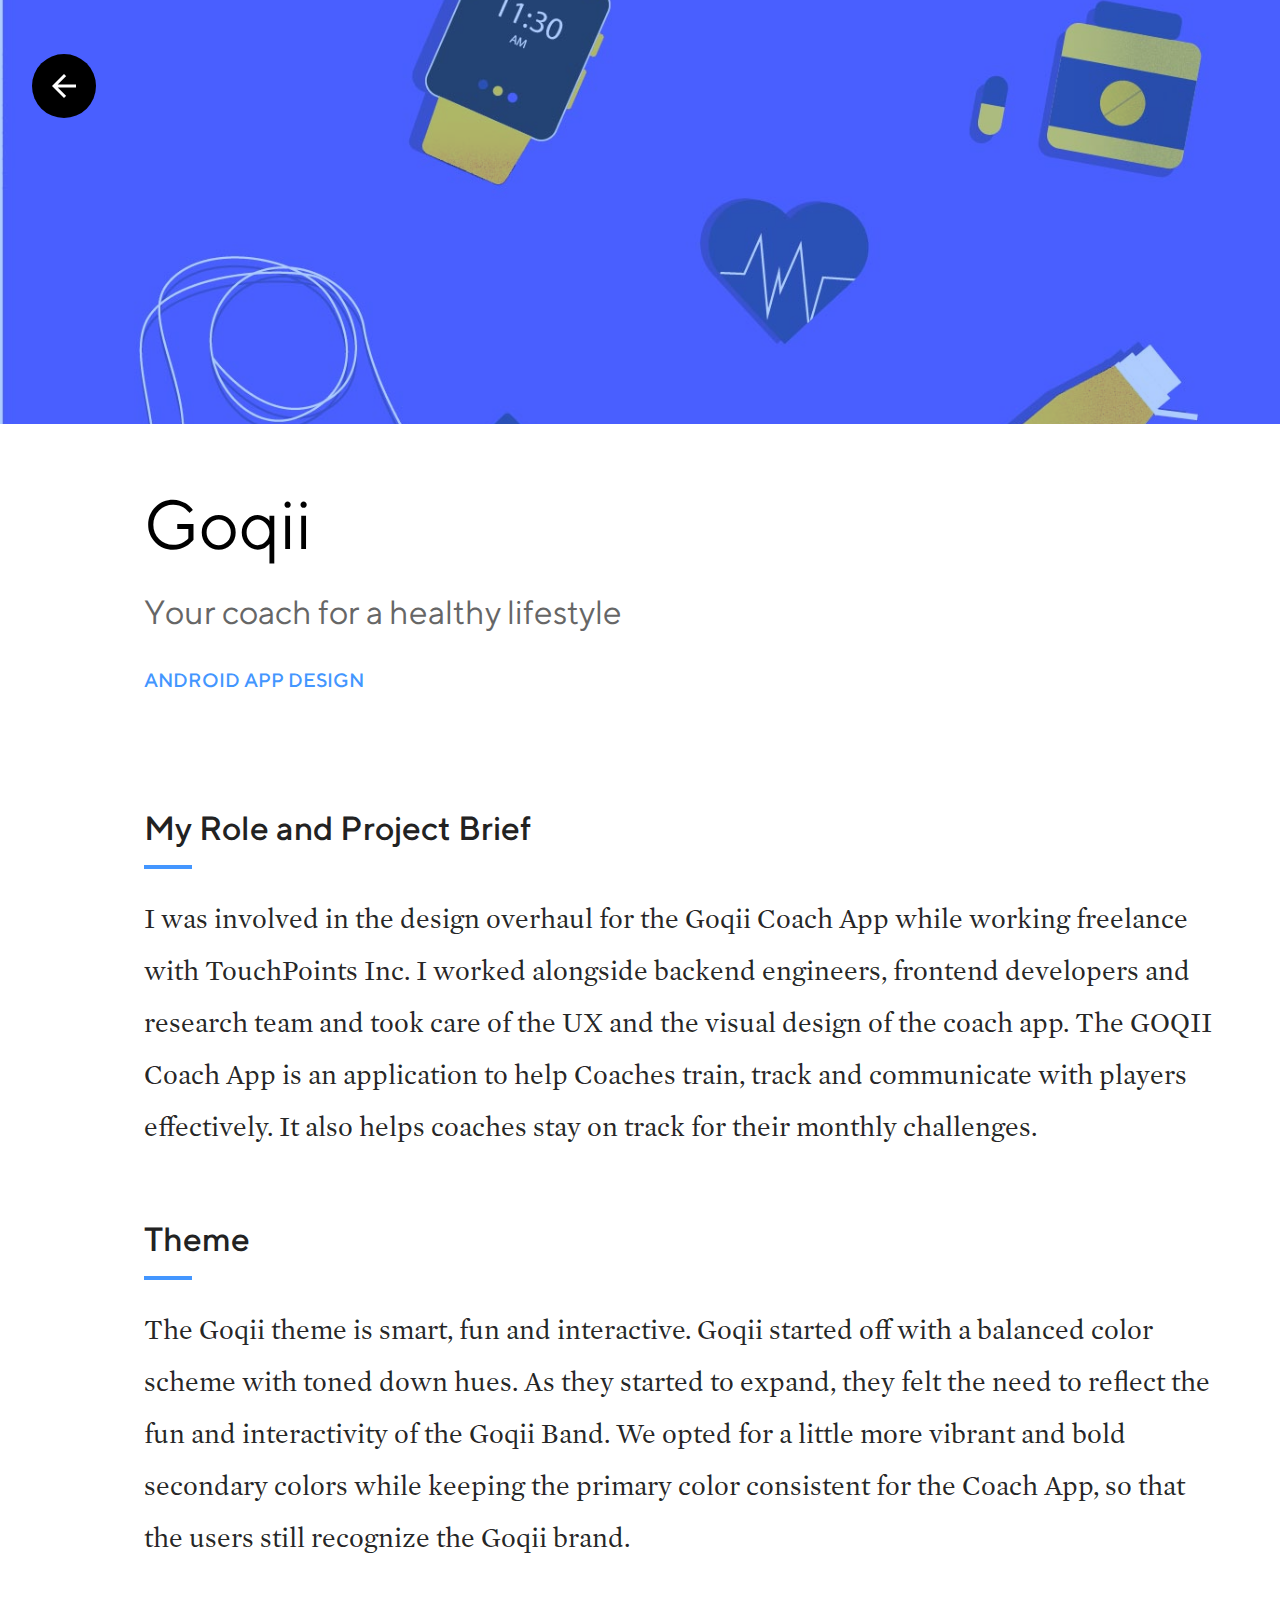
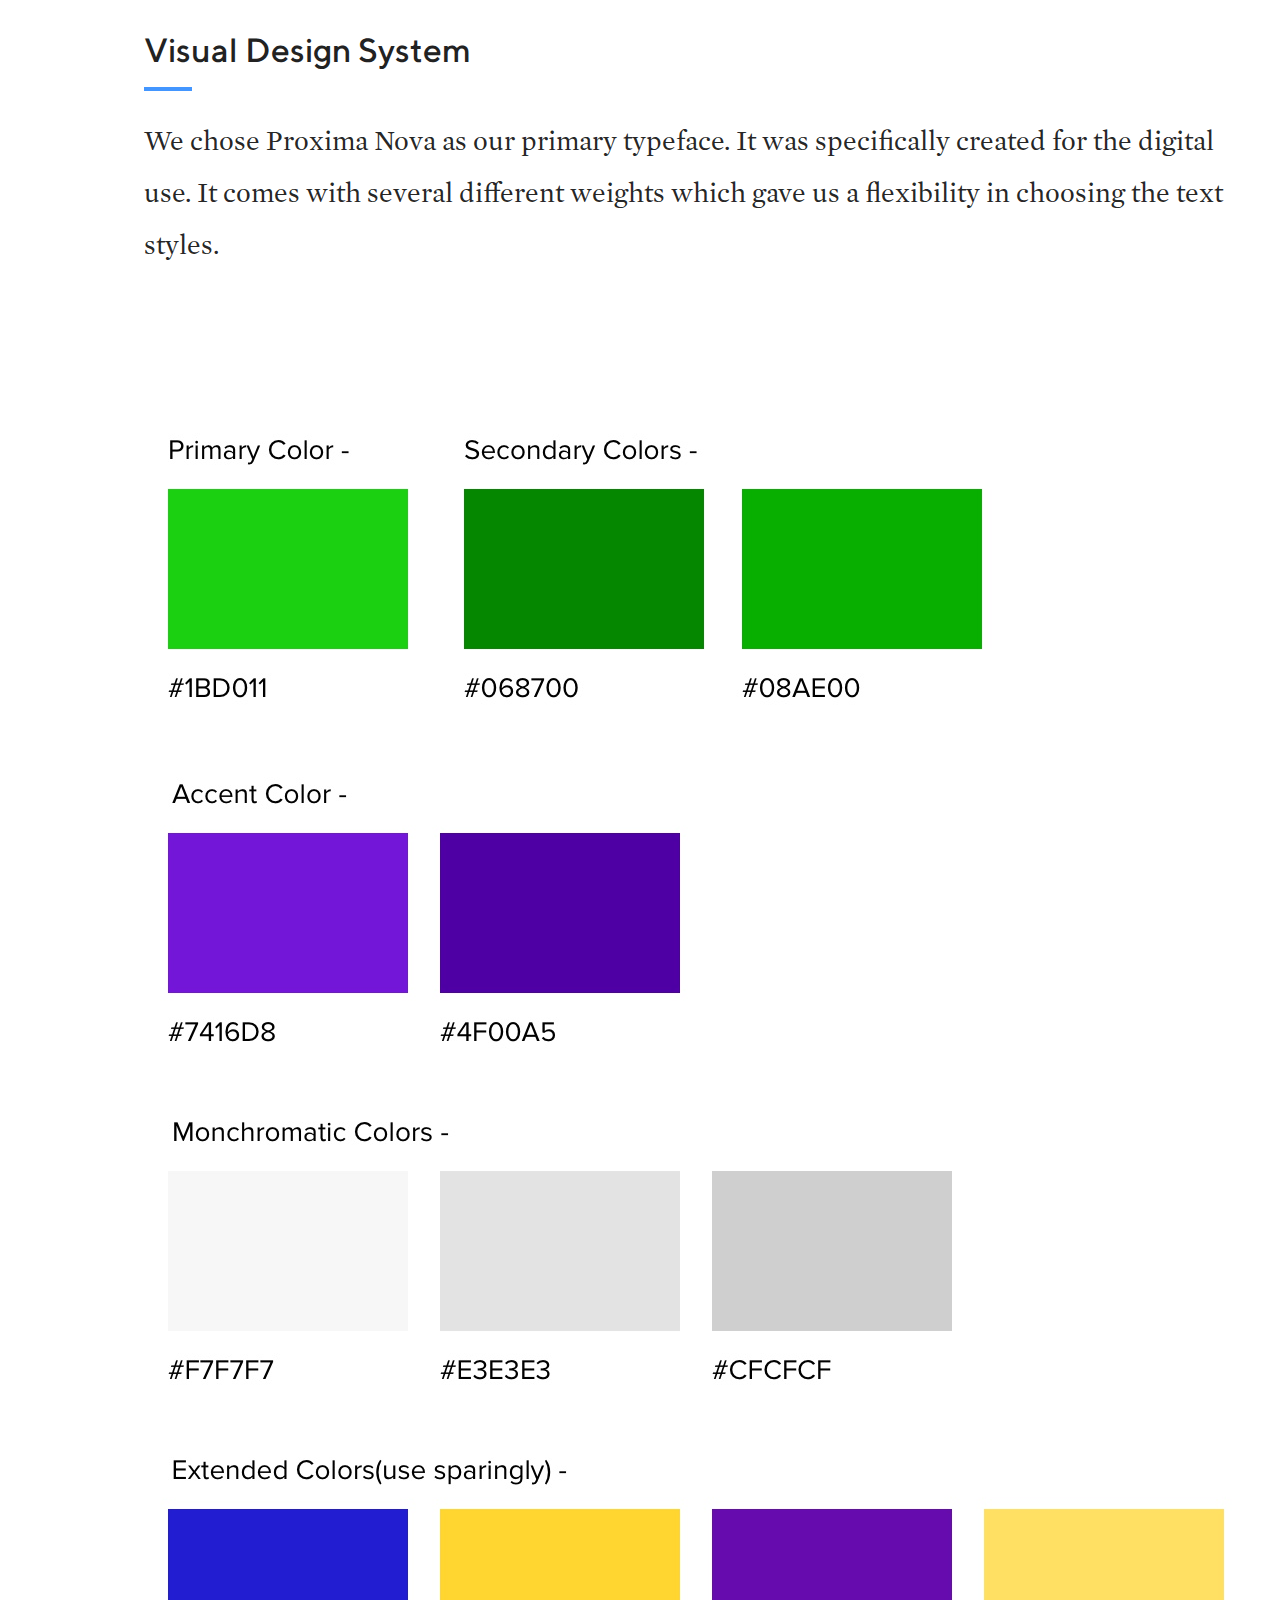
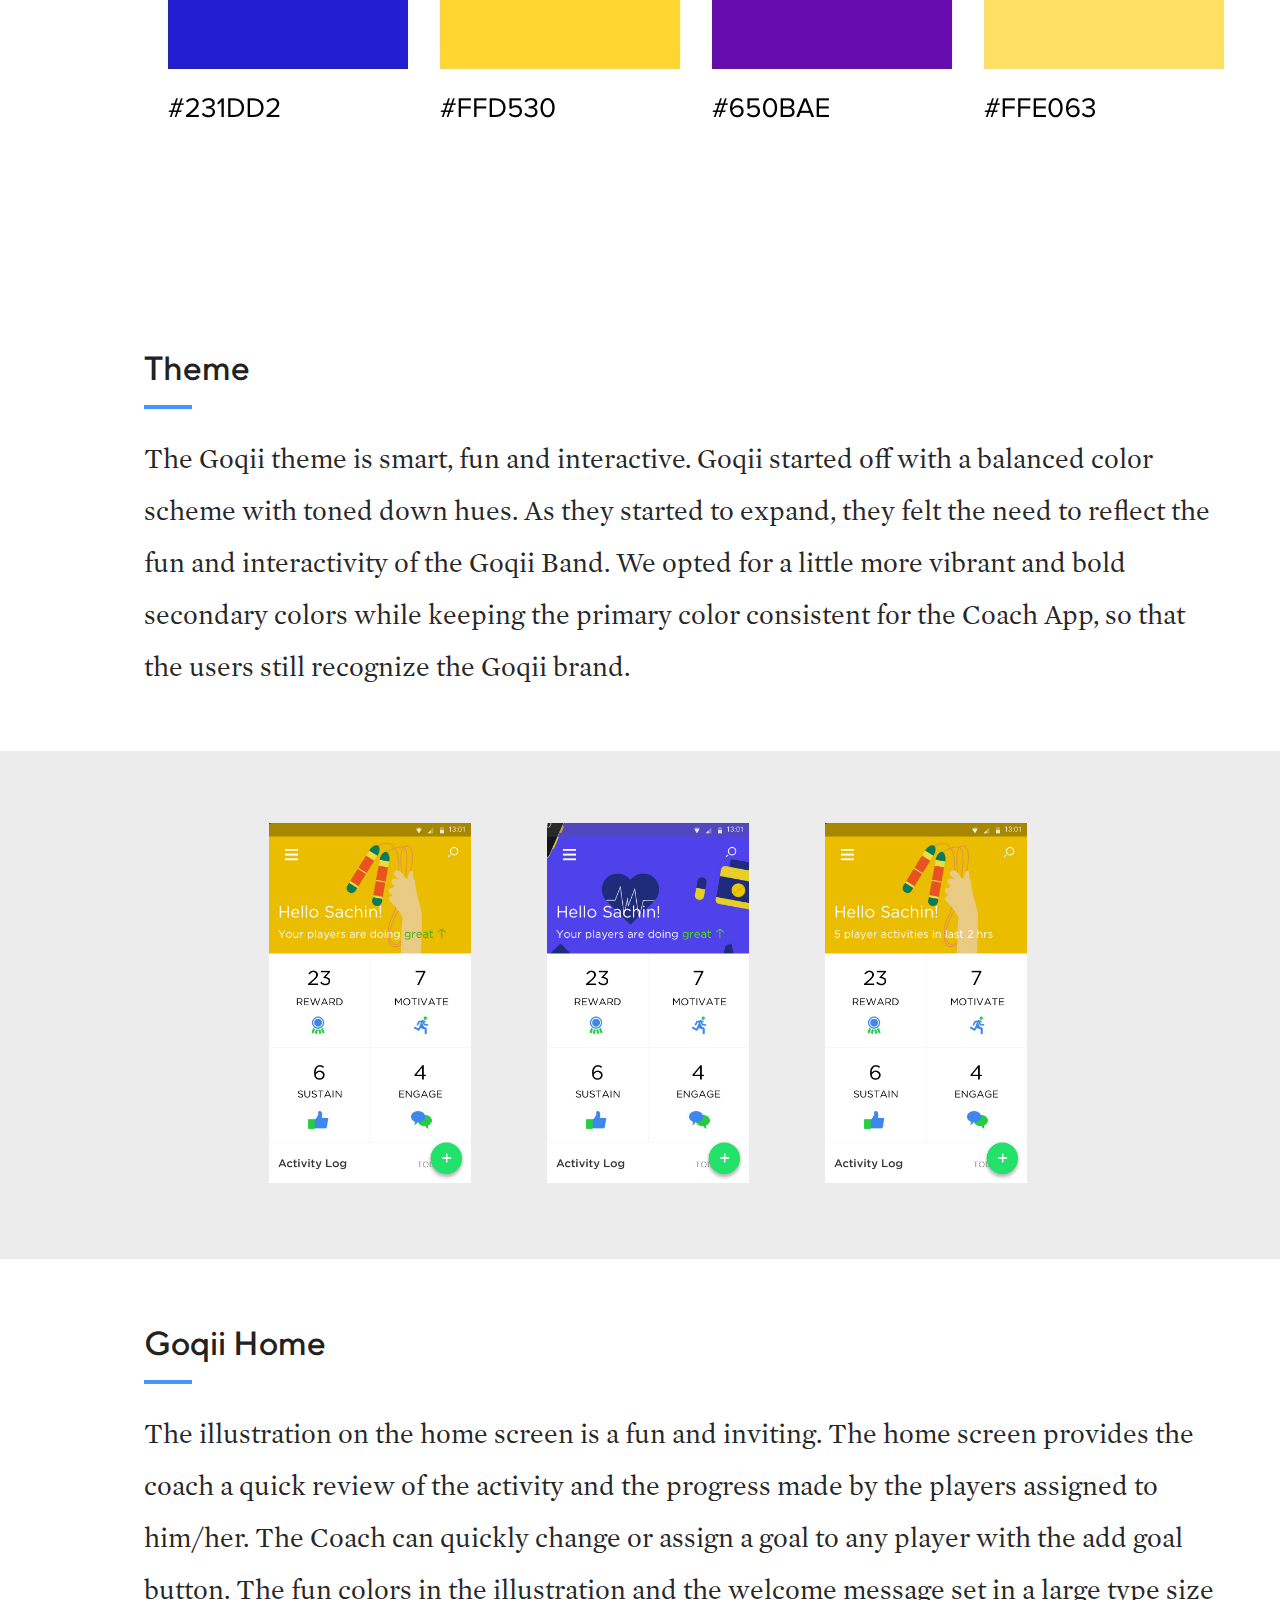
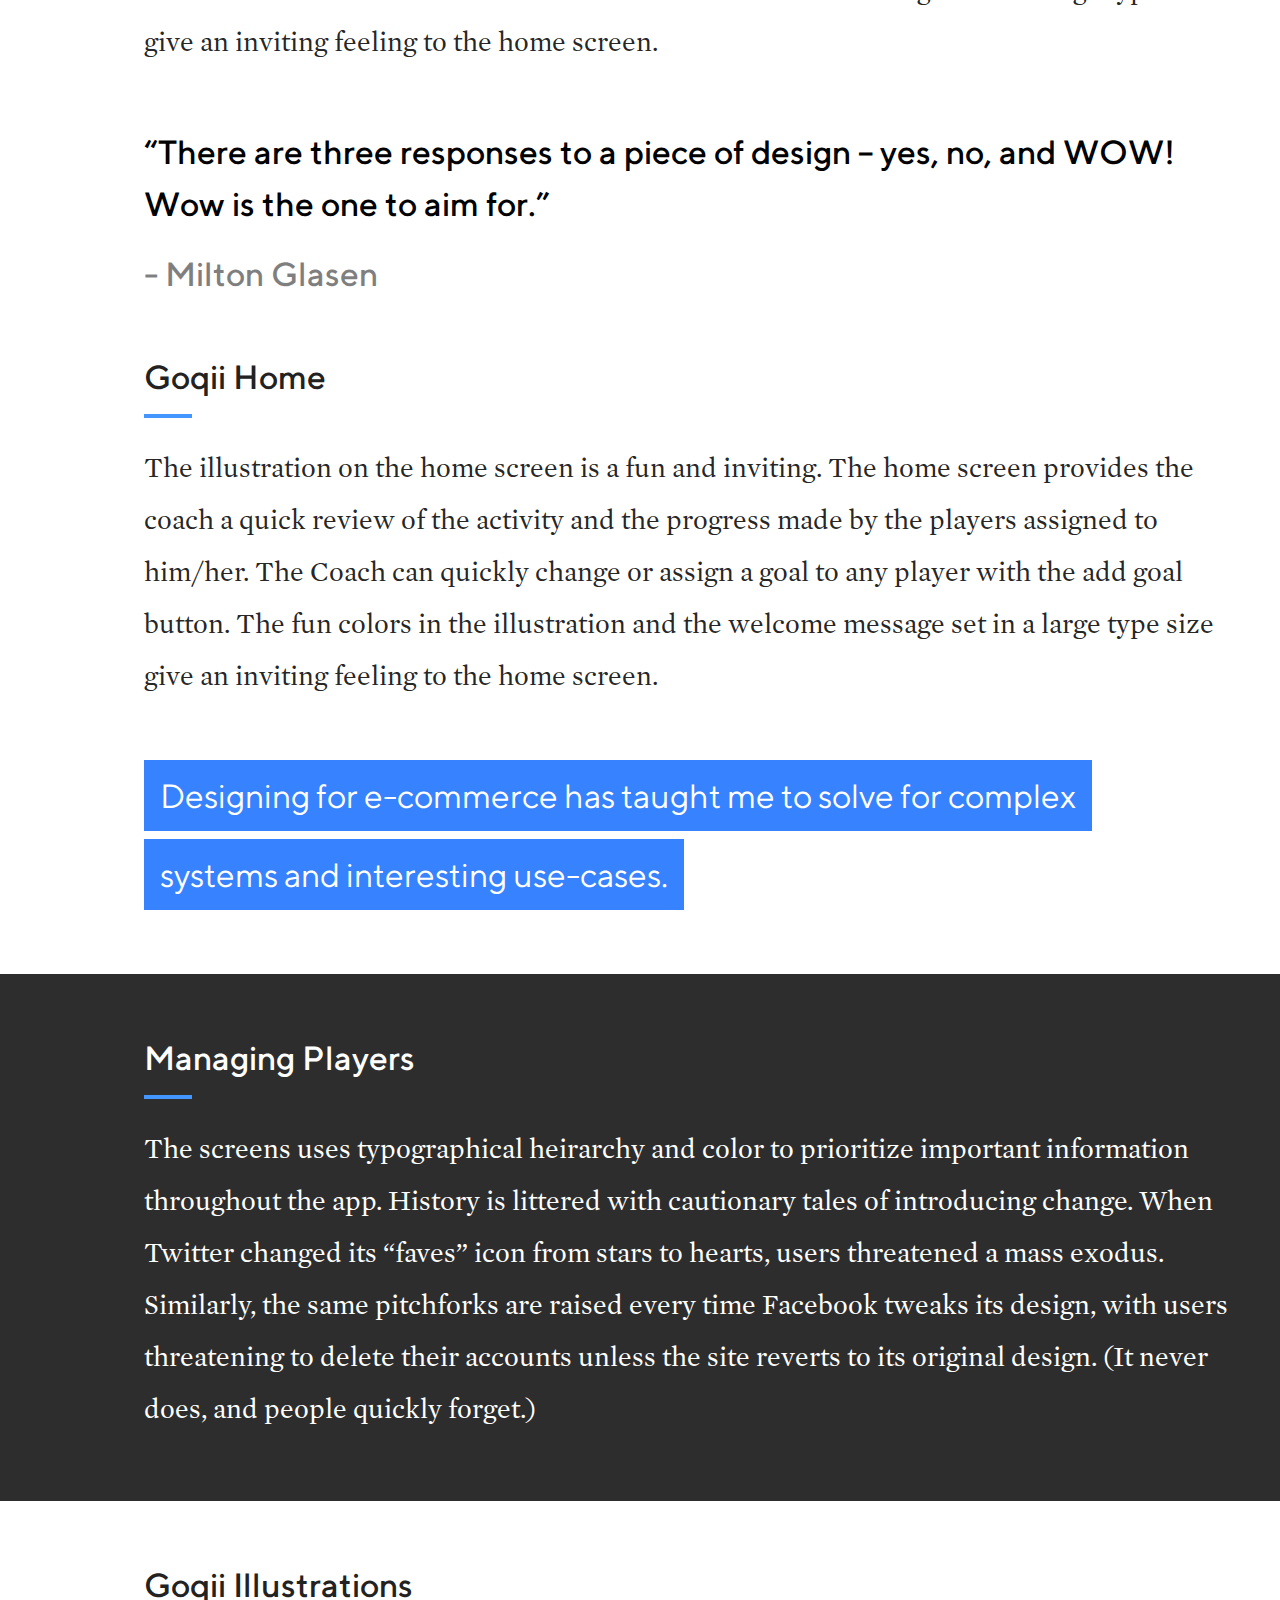
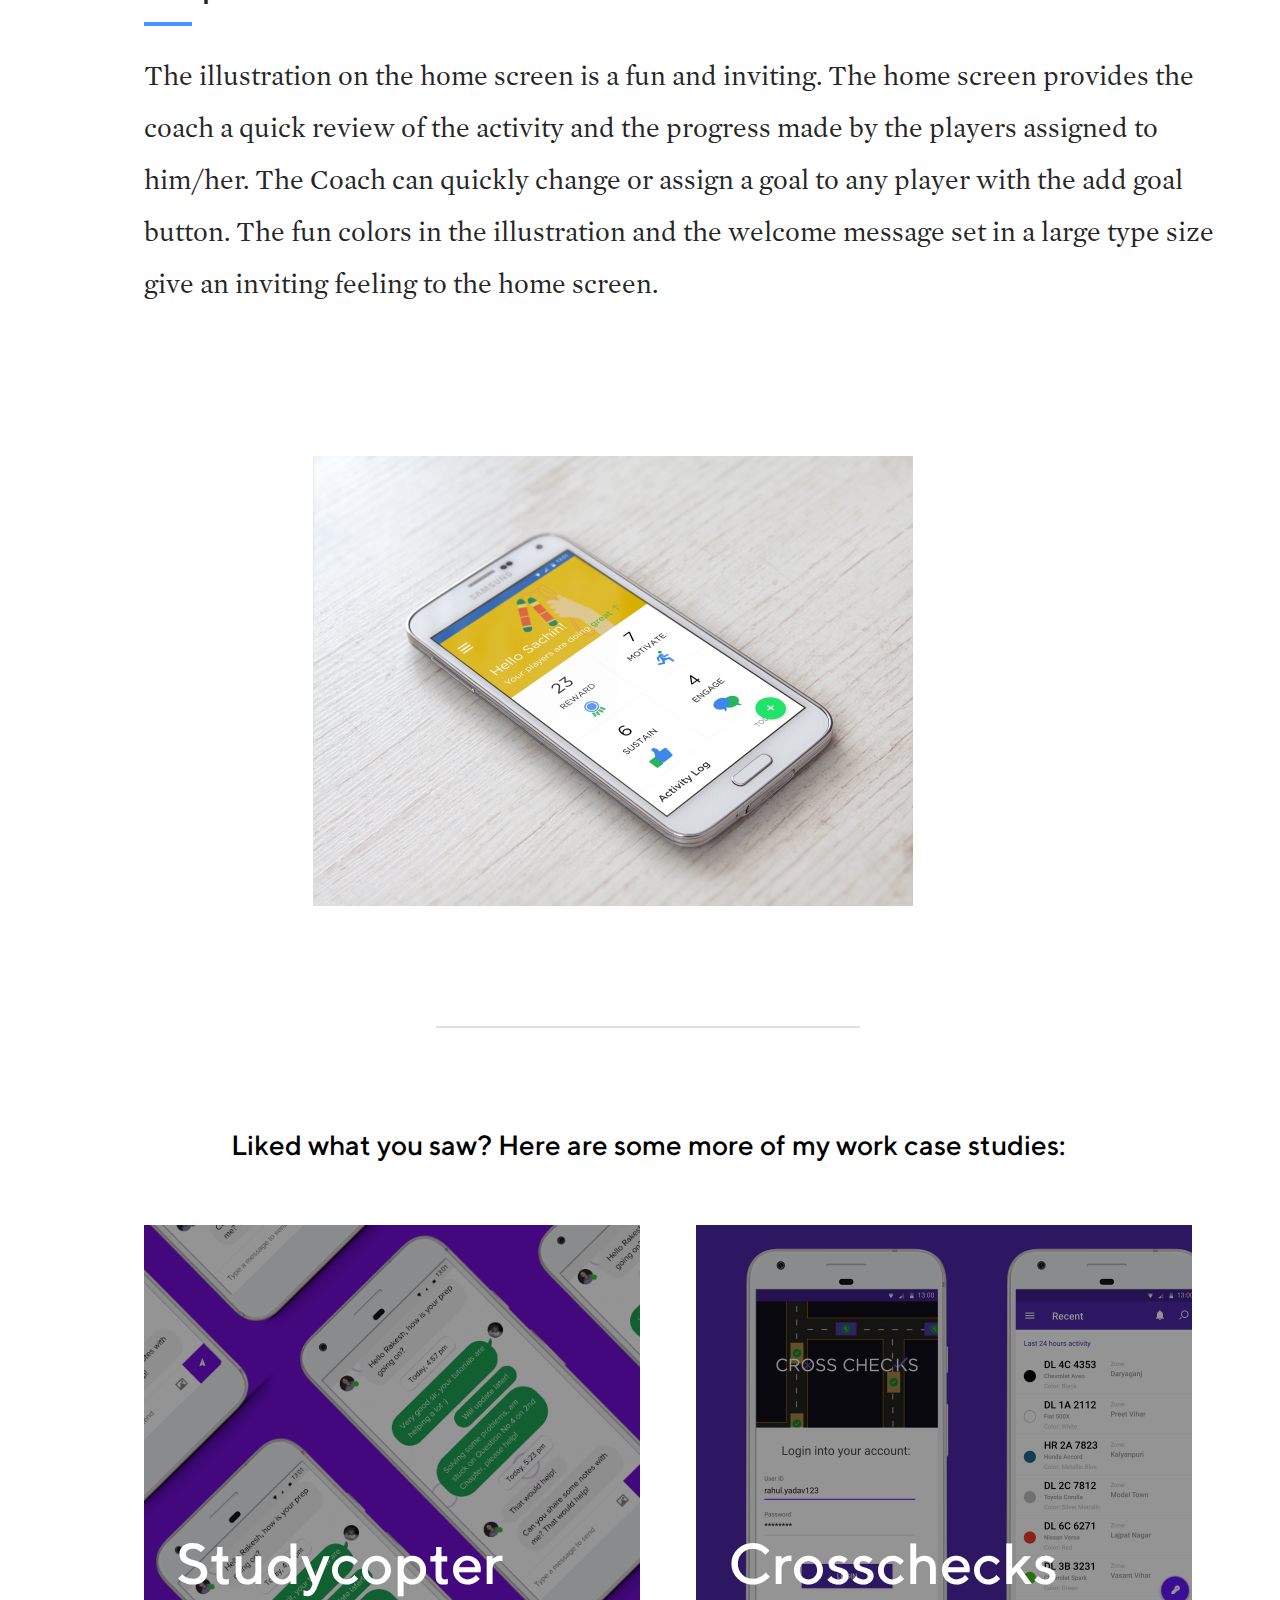
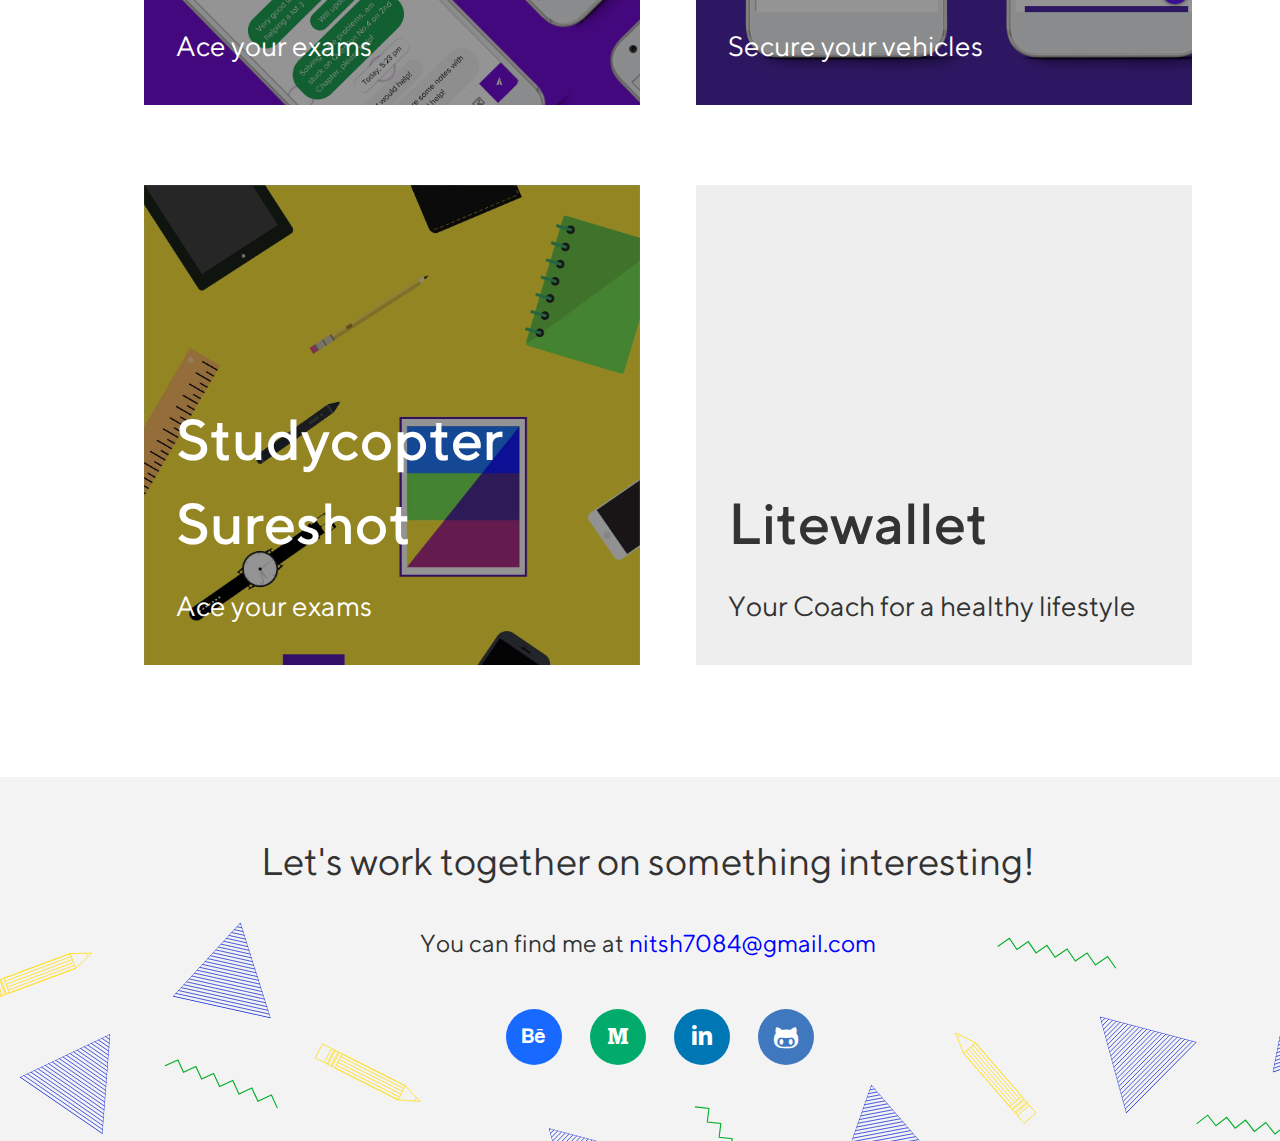
<file: case study/case_study_template.html>
<!DOCTYPE html>
<html>
<head>
<title>Goqii</title>
<link rel="stylesheet" type="text/css" href="../assets/css/case_studyv2.css" />
</head>

<body>


<div id="portfolio_back_button">
	<a href="../indexv4.html">
<img src="../assets/images/arrow_back.png" />
</a>
</div>

<div class="container" id="case_study_container">

<div class="background_container"></div>

	
<div class="cover_container">
	
<div class="cover_overlay_container"></div>

</div>


<div class="work_text_container">

<div class="work_top_container">

	<div class="work_title">
Goqii
	</div>


	<div class="work_subtitle">
Your coach for a healthy lifestyle
	</div>

	<div class="work_tag">
ANDROID APP DESIGN
	</div>


<div class="story_text_container">


<div class="work_paragraph">




<div class="work_para_title_container">

<!--
<div class="work_para_title">
My Role and Brief
</div>

<div class="work_para_line">

	</div>
-->


<div class="works_title_container">
<div class="works_title_text" id="works_title_container">My Role and Project Brief</div>
<div class="works_title_line"></div>
</div>



	<div class="work_para_text">
I was involved in the design overhaul for the Goqii Coach App while working freelance with TouchPoints Inc. I worked alongside backend engineers, frontend developers and research team and took care of the UX and the visual design of the coach app.

The GOQII Coach App is an application to help Coaches train, track and communicate with players effectively. It also helps coaches stay on track for their monthly challenges.



	</div>

</div>
</div>







<div class="work_paragraph">


<div class="works_title_container">
<div class="works_title_text" id="works_title_container">Theme</div>
<div class="works_title_line"></div>
</div>



	<div class="work_para_text">
The Goqii theme is smart, fun and interactive. Goqii started off with a balanced color scheme with toned down hues. As they started to expand, they felt the need to reflect the fun and interactivity of the Goqii Band. We opted for a little more vibrant and bold secondary colors while keeping the primary color consistent for the Coach App, so that the users still recognize the Goqii brand.	



	</div>


</div>


<!--

<div class="work_numbers_container">

<div class="work_numbers_list">

<div class="work_numbers_figure">86,000,000</div>

<div class="work_numbers_caption">Americans have prediabetes and the majority of them don’t know they have it.</div>

</div>



<div class="work_numbers_list">

<div class="work_numbers_figure">15-30%</div>

<div class="work_numbers_caption">Of people with prediabetes will develop Type 2 diabetes.</div>

</div>



<div class="clear"></div>

</div>


-->




<!--


<div class="personal_comment">
<div class="personal_comment_line">
Designing for e-commerce has taught me to solve for complex systems and
</div>

<div class="personal_comment_line">
intersecting use-cases.
</div>

</div>


-->




<div class="work_paragraph">



<div class="works_title_container">
<div class="works_title_text" id="works_title_container">Visual Design System</div>
<div class="works_title_line"></div>
</div>



	<div class="work_para_text">
We chose Proxima Nova as our primary typeface. It was specifically created for the digital use. It comes with several different weights which gave us a flexibility in choosing the text styles.


<div class="transparent_image_container">

<img src="../assets/images/screens/studycopter/color_scheme@1x.jpg" />


</div>


</div>
</div>



<div class="work_paragraph">


<div class="works_title_container">
<div class="works_title_text" id="works_title_container">Theme</div>
<div class="works_title_line"></div>
</div>



	<div class="work_para_text">
The Goqii theme is smart, fun and interactive. Goqii started off with a balanced color scheme with toned down hues. As they started to expand, they felt the need to reflect the fun and interactivity of the Goqii Band. We opted for a little more vibrant and bold secondary colors while keeping the primary color consistent for the Coach App, so that the users still recognize the Goqii brand.	



	</div>


</div>



<div class="screens_container">

<img src="../assets/images/screens/goqii/goqii_home_1@2x.jpg" />
<img src="../assets/images/screens/goqii/goqii_home_2@2x.jpg" />
<img src="../assets/images/screens/goqii/goqii_home_activities_update@2x.jpg" />


</div>








<div class="work_paragraph">


<div class="works_title_container">
<div class="works_title_text" id="works_title_container">Goqii Home</div>
<div class="works_title_line"></div>
</div>



	<div class="work_para_text">
The illustration on the home screen is a fun and inviting. The home screen provides the coach a quick review of the activity and the progress made by the players assigned to him/her. The Coach can quickly change or assign a goal to any player with the add goal button. The fun colors in the illustration and the welcome message set in a large type size give an inviting feeling to the home screen.



	</div>


<div class="work_quote_container">

<div class="work_quote_text">
“There are three responses to a piece of design – yes, no, and WOW! Wow is the one to aim for.”
</div>

<div class="work_quote_author">
- Milton Glasen
	</div>


</div>


</div>







<div class="work_paragraph">


<div class="works_title_container">
<div class="works_title_text" id="works_title_container">Goqii Home</div>
<div class="works_title_line"></div>
</div>



	<div class="work_para_text">
The illustration on the home screen is a fun and inviting. The home screen provides the coach a quick review of the activity and the progress made by the players assigned to him/her. The Coach can quickly change or assign a goal to any player with the add goal button. The fun colors in the illustration and the welcome message set in a large type size give an inviting feeling to the home screen.



	</div>




<div class="author_comment_container">

<div class="author_comment_confinement">
Designing for e-commerce has taught me to solve for complex
</div>

<div class="author_comment_confinement">
systems and interesting use-cases.
</div>


</div>




</div>




<div class="work_paragraph dark_background">


<div class="works_title_container">
<div class="works_title_text" id="works_title_container">Managing Players</div>
<div class="works_title_line"></div>
</div>



	<div class="work_para_text">
The screens uses typographical heirarchy and color to prioritize important information throughout the app. History is littered with cautionary tales of introducing change. When Twitter changed its “faves” icon from stars to hearts, users threatened a mass exodus. Similarly, the same pitchforks are raised every time Facebook tweaks its design, with users threatening to delete their accounts unless the site reverts to its original design. (It never does, and people quickly forget.)


	</div>



</div>






<div class="work_paragraph">


<div class="works_title_container">
<div class="works_title_text" id="works_title_container">Goqii Illustrations</div>
<div class="works_title_line"></div>
</div>



	<div class="work_para_text">
The illustration on the home screen is a fun and inviting. The home screen provides the coach a quick review of the activity and the progress made by the players assigned to him/her. The Coach can quickly change or assign a goal to any player with the add goal button. The fun colors in the illustration and the welcome message set in a large type size give an inviting feeling to the home screen.


	</div>


<div class="transparent_image_container centered_image_container">

<img src="../assets/images/screens/goqii/goqii_home_mockup.jpg" width="600" height="450" />


</div>



</div>



<!--
<div class="quote_container">

	<div class="quote_text">
“There are three responses to a piece of design – yes, no, and WOW! Wow is the one to aim for.”
</div>


<div class="quote_author">
- Milton Glasen
</div>

	</div>

-->

















</div>




<div class="end_message_container">


<div class="end_line">
</div>

	<div class="end_message_text">
Liked what you saw? Here are some more of my work case studies: 
</div>




<div class="other_works_container">
	



</div>


</div>





<div class="works_content_container">


<div class="work_single_container studycopter_work_container">


<div class="work_cover_container"></div>
<div class="work_cover_overlay">
		<a href="studycopter.html" target="_blank">

		<div class="work_overlay_title">
Studycopter
	</div>

<div class="work_overlay_desc">
Ace your exams
</div>
</a>

</div>

</div>


<!--

<div class="work_single_container">


<div class="work_cover_container goqii_work_container"></div>
<div class="work_cover_overlay">
		<a href="case study/goqii.html" target="_blank">
	<div class="work_overlay_title">
Goqii
	</div>

<div class="work_overlay_desc">
Your Coach for a healthy lifestyle
</div>

</a>
</div>

</div>


-->


<div class="work_single_container crosschecks_work_container">


<div class="work_cover_container"></div>
<div class="work_cover_overlay">
		<a href="crosschecks.html" target="_blank">
		<div class="work_overlay_title">
Crosschecks
	</div>

<div class="work_overlay_desc">
Secure your vehicles
</div>
</a>

</div>

</div>

<div class="work_single_container studycopter_sureshot_work_container">


<div class="work_cover_container"></div>
<div class="work_cover_overlay">
		<a href="sureshot.html" target="_blank">
	
		<div class="work_overlay_title">
Studycopter Sureshot
	</div>

<div class="work_overlay_desc">
Ace your exams
</div>
</a>

</div>

</div>

<div class="work_single_container litewallet_work_container">


<div class="work_cover_container"></div>
<div class="work_cover_overlay">
	<a href="litewallet.html" target="_blank">
	
		<div class="work_overlay_title">
Litewallet
	</div>

<div class="work_overlay_desc">
Your Coach for a healthy lifestyle
</div>

</a>

</div>

</div>

<div class="clear"></div>

</div>










</div>


<div class="footer" id="footer">

<div class="footer_inner_container">
	
<div class="footer_content_container">

<div class="footer_text_1">
	Let's work together on something interesting!
</div>

<div class="footer_text_2">
	You can find me at <span class="contact_email">nitsh7084@gmail.com</span>
</div>

<div class="footer_social_container">
	<div class="social_icon" id="behance_social"><a href="https://www.behance.net/thenitish2312" target="_blank"></a></div>
		<div class="social_icon" id="medium_social"><a href="https://medium.com/@nitsh" target="_blank"></a></div>
			<div class="social_icon" id="linkedin_social"><a href="https://www.linkedin.com/in/nitishhooda" target="_blank"></a></div>
						<div class="social_icon" id="github_social"><a href="https://github.com/thenitish23121991" target="_blank"></a></div>
</div>
	</div>


</div>

</div>




</div>





</div>





</body>
</html>
</file>
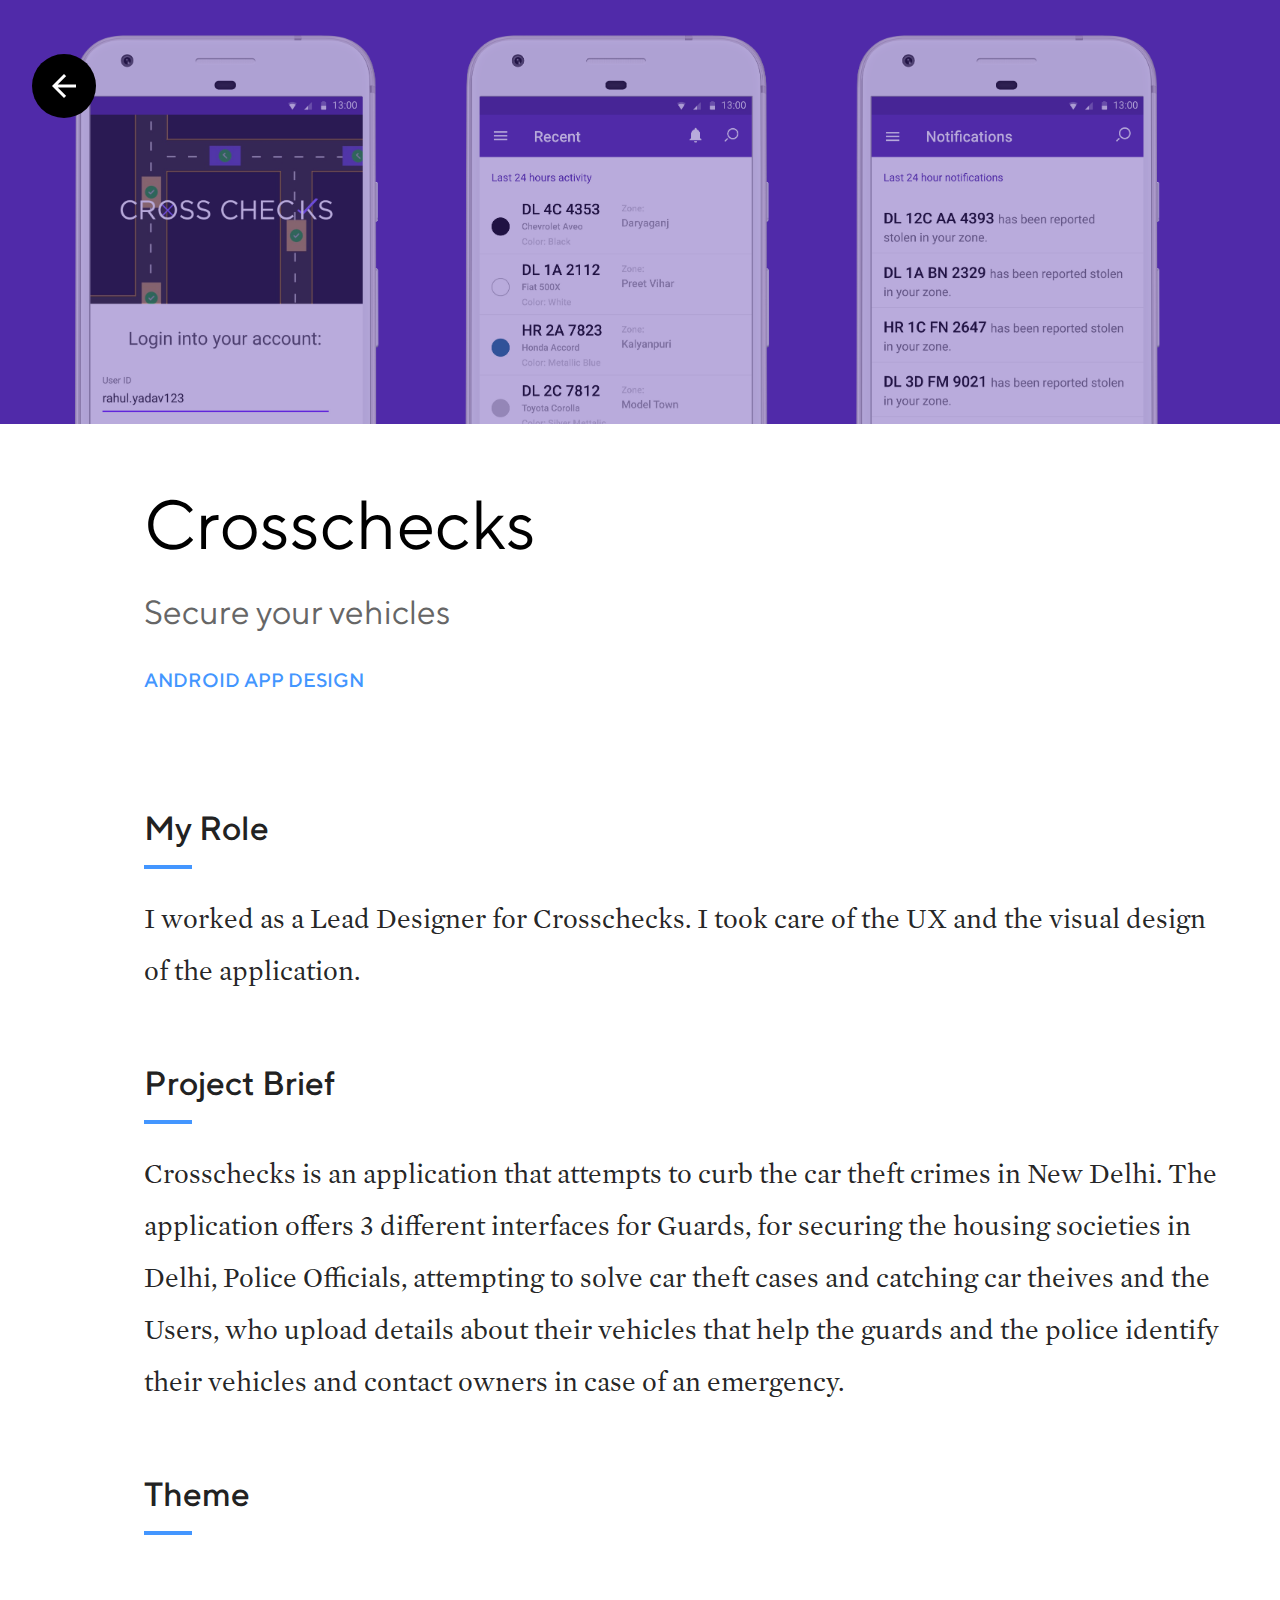
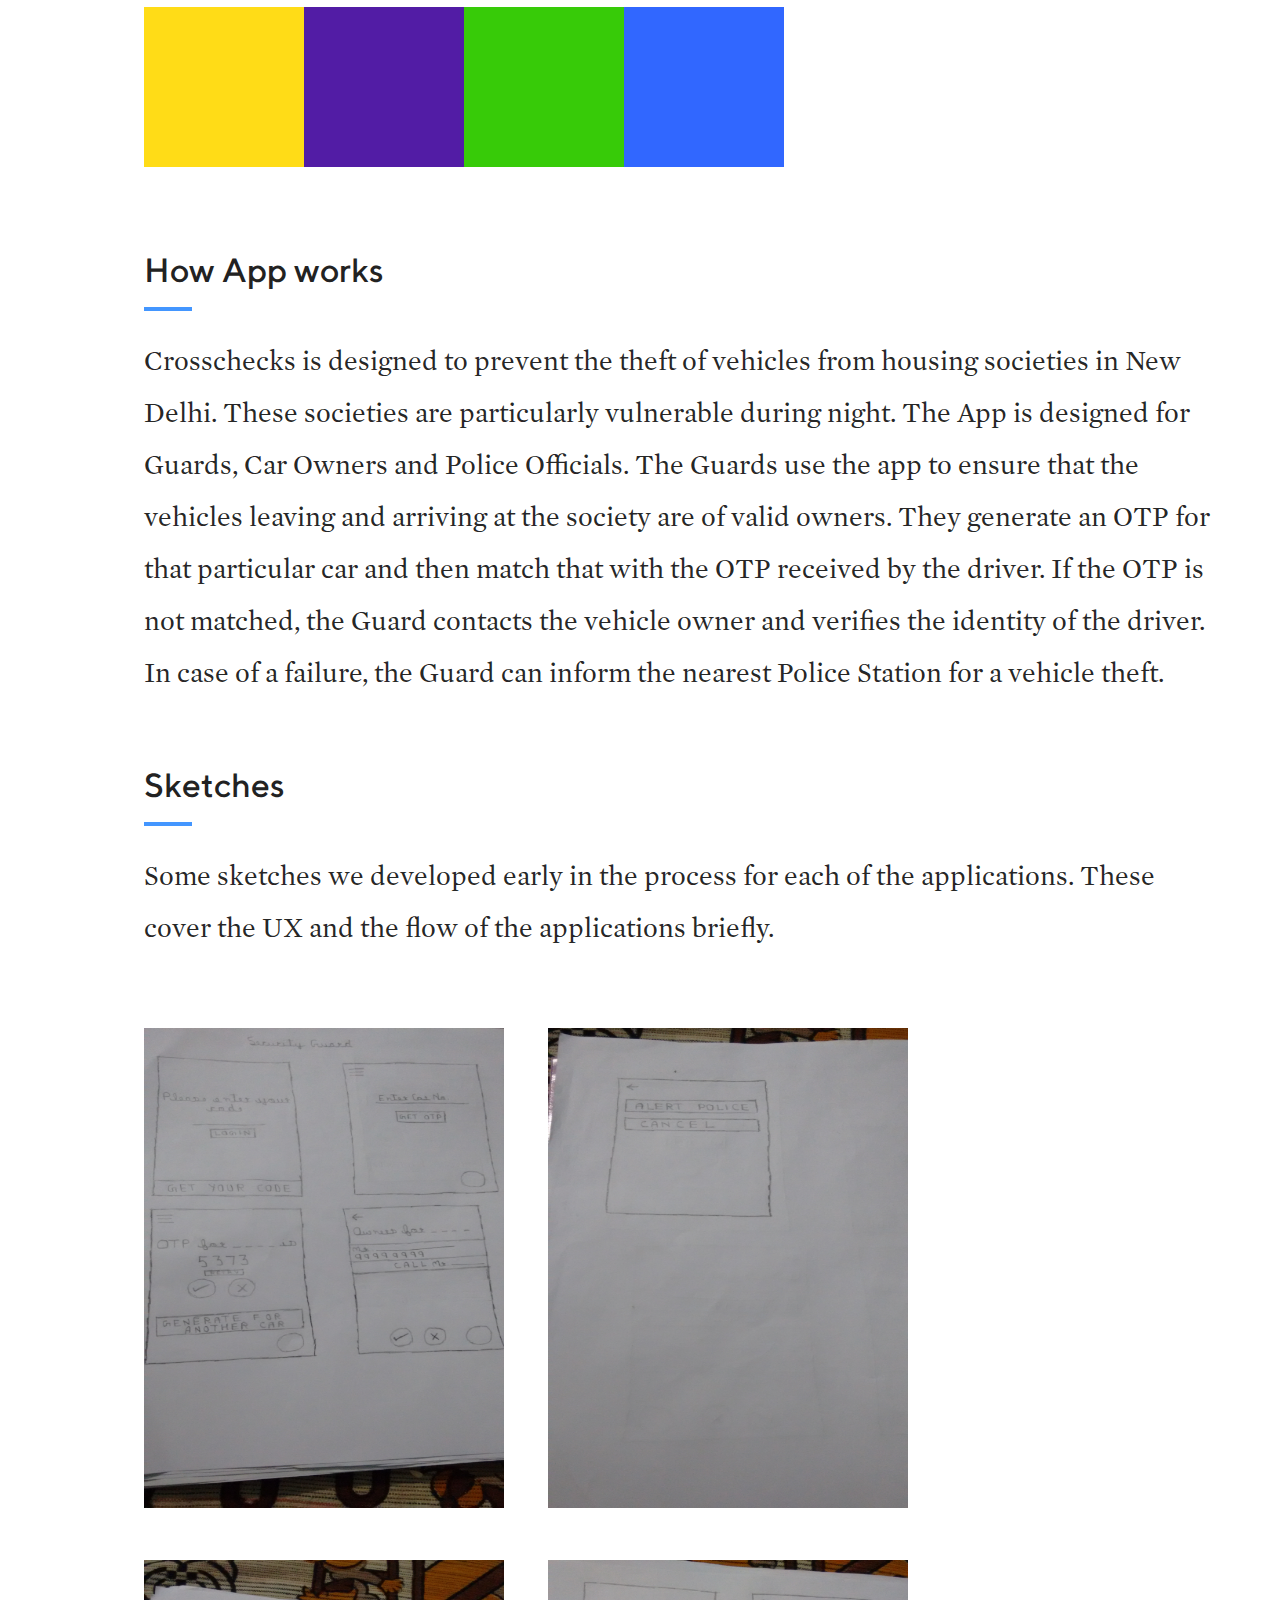
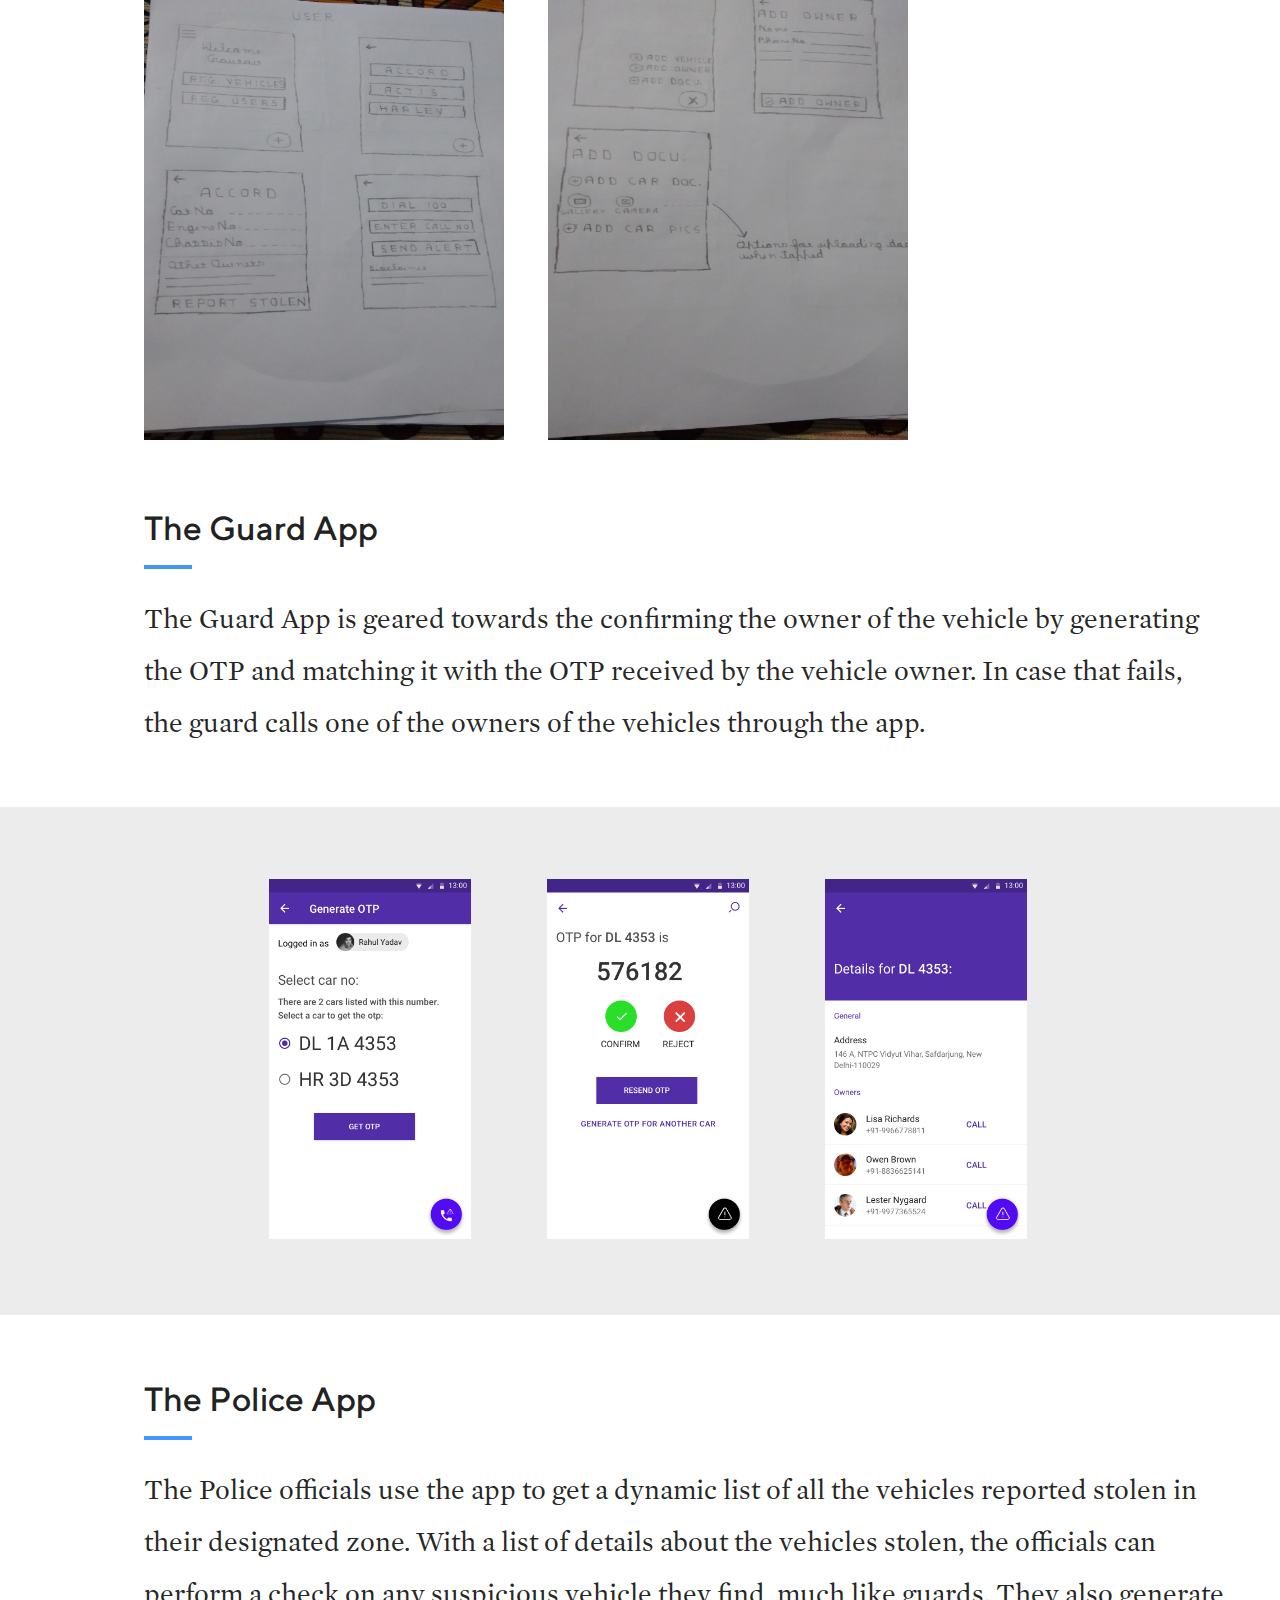
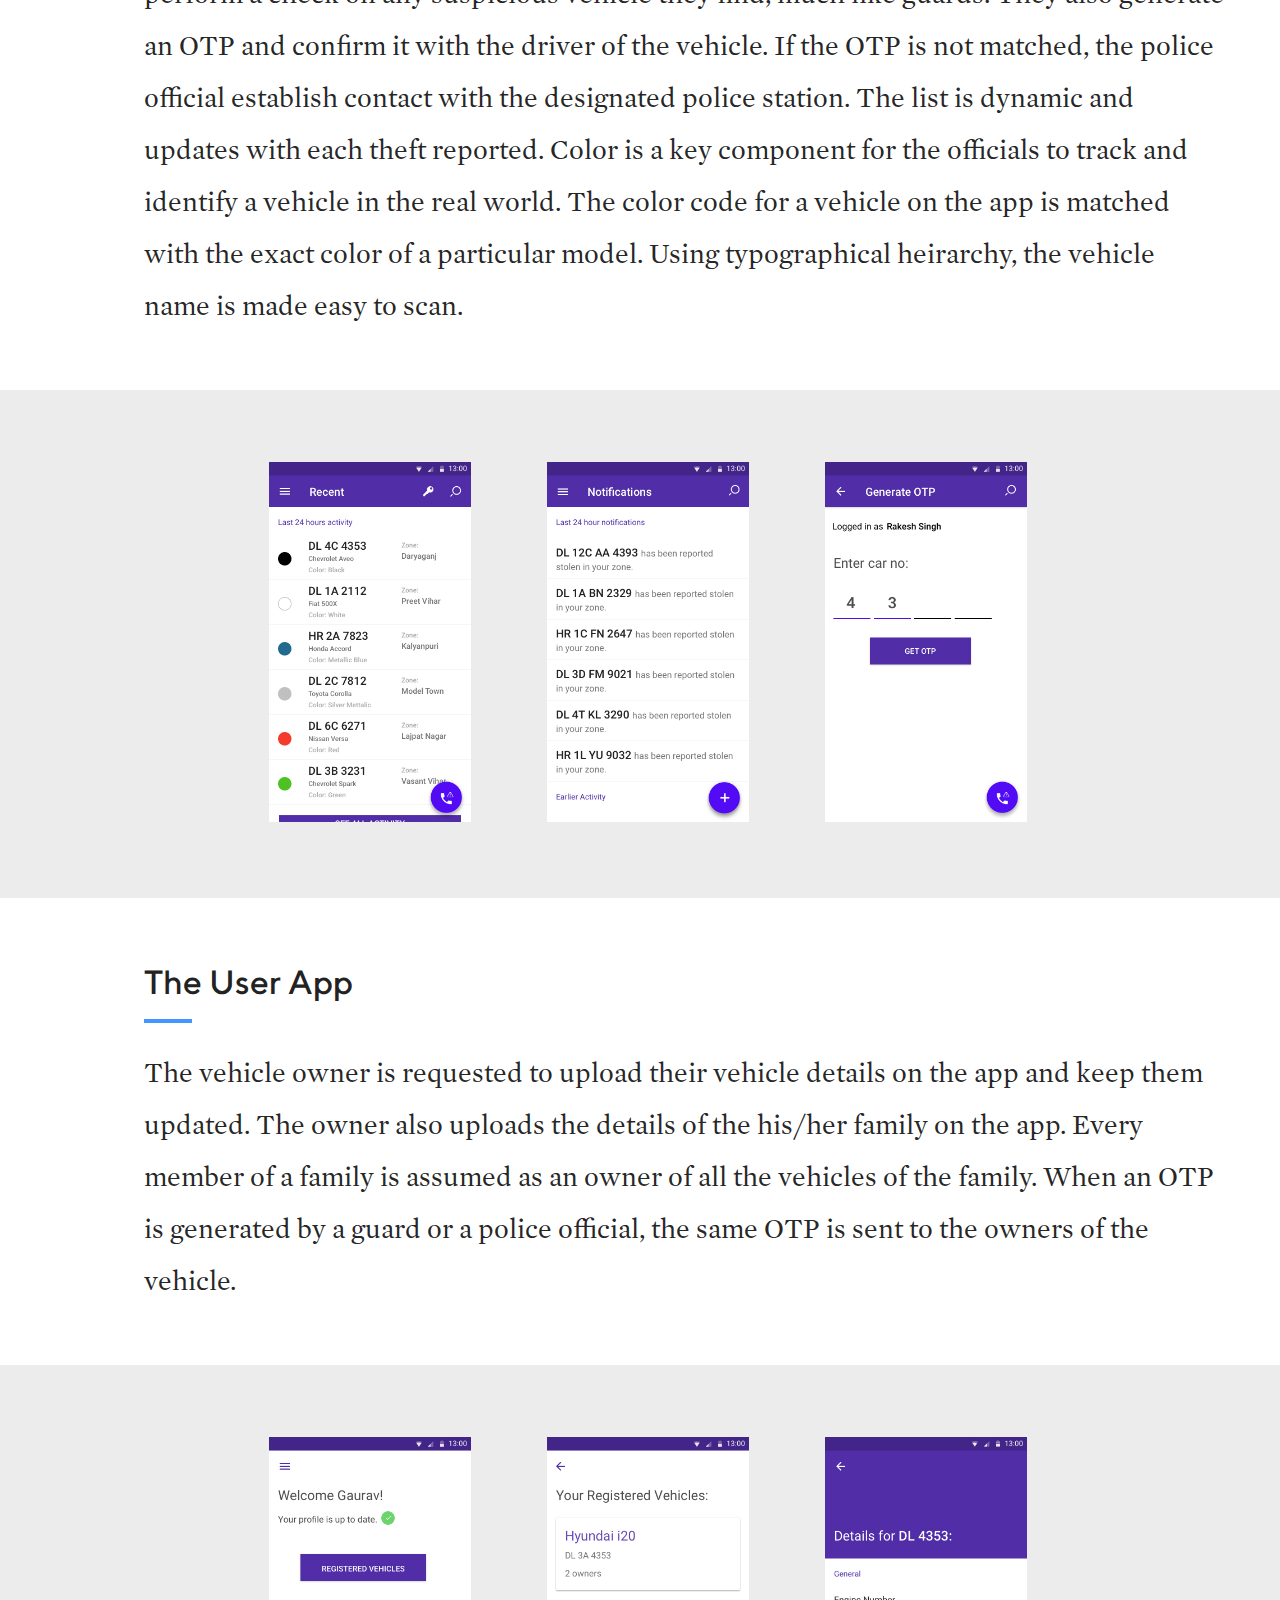
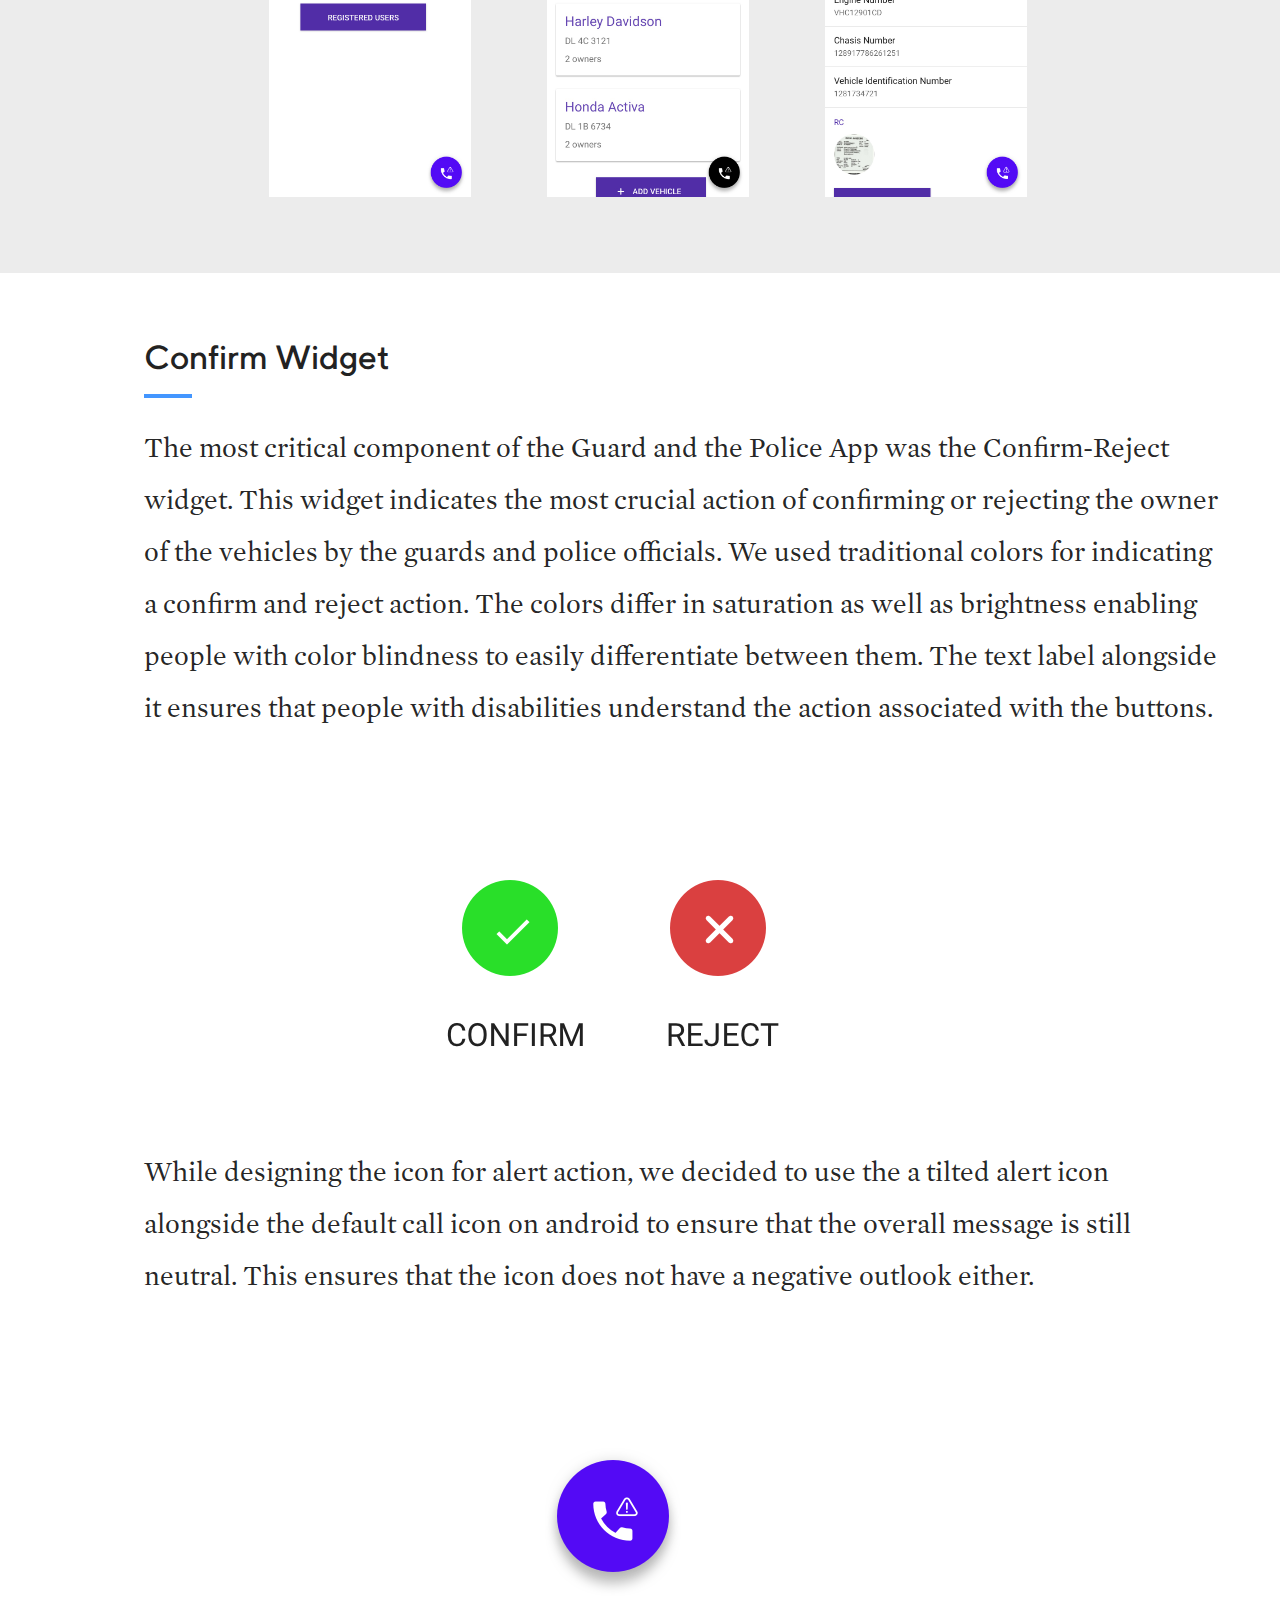
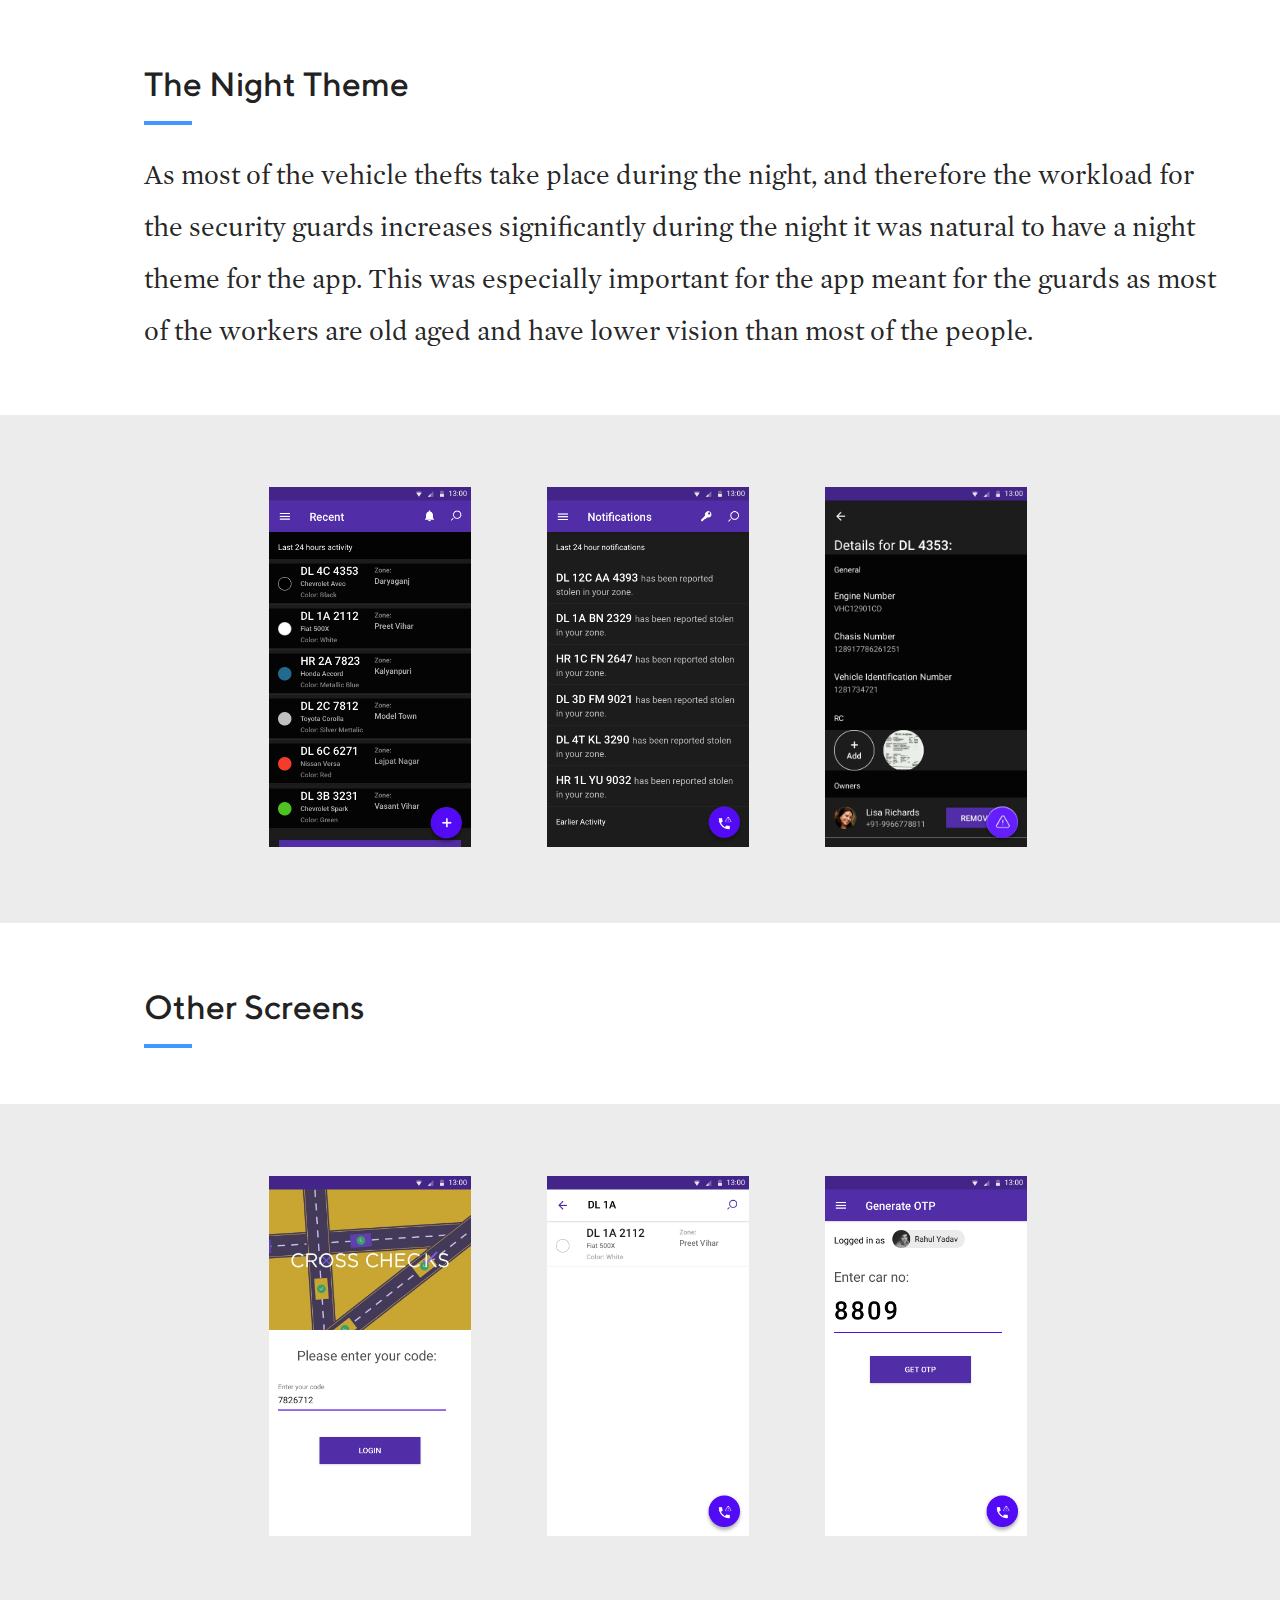
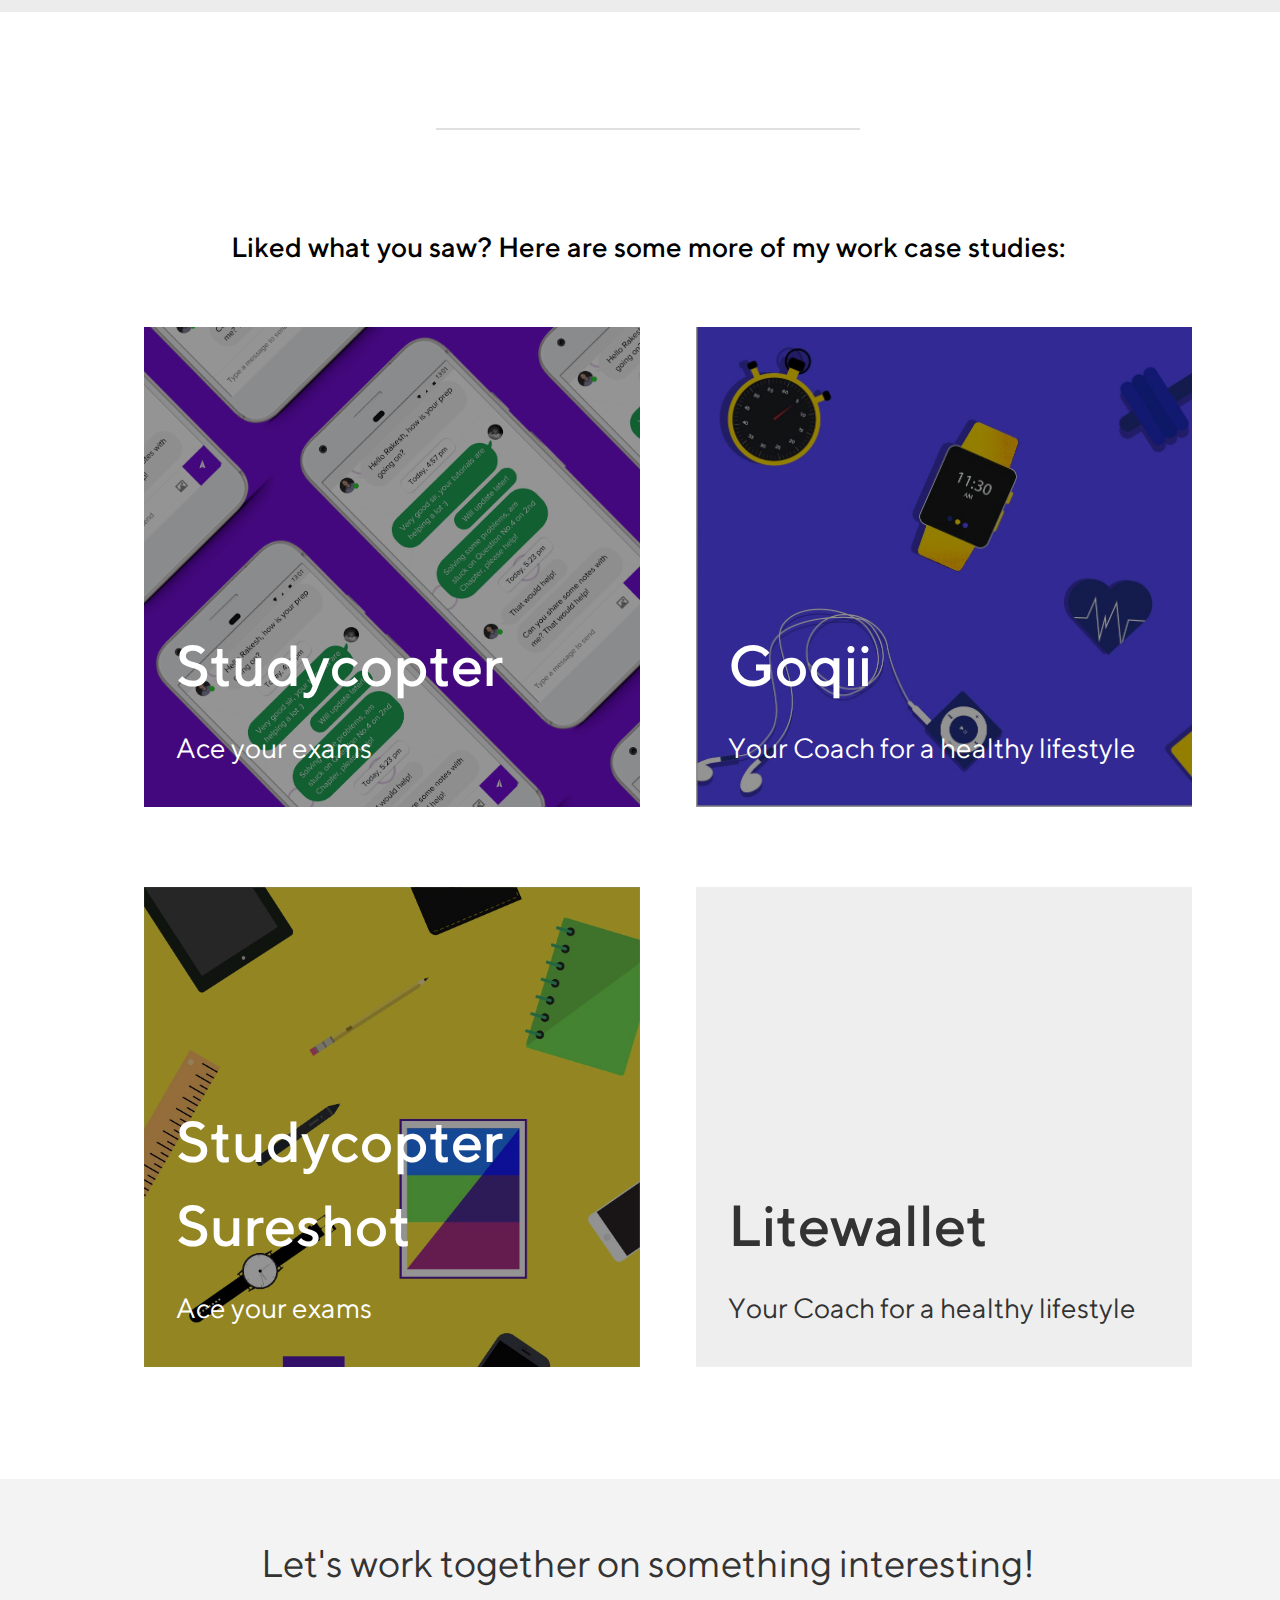
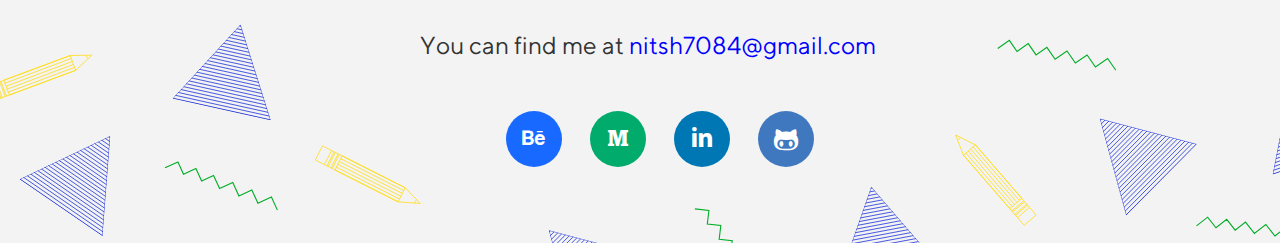
<file: case study/crosschecks.html>
<!DOCTYPE html>
<html>
<head>
<title>Crosschecks</title>
<meta charset="UTF-8" />
<meta name="viewport" content="width=device-width; initial-scale=1.0; maximum-scale=1.0; minimum-scale=1.0; user-scalable=no; target-densityDpi=device-dpi" />
<meta name="description" content="We help businesses and startups in branding, designing and developing their product with awesome technology and sound marketing." />
<meta name="keywords" content="amitus,amituslab,design,design agency,design agency new delhi,parallax" />
<meta property="og:title" content="AmitusLab - Lets create world class applications." />
<meta property="og:type" content="website" />
<meta property="og:url" content="www.amituslab.com" />
<meta property="og:description" content="We help businesses and startups in branding, designing and developing their product with awesome technology and sound marketing." />
<meta property="og:image" content="images/amitus.jpg" />
<meta name="twitter:card" content="We help businesses and startups in branding, designing and developing their product with awesome technology and sound marketing." />
<meta name="twitter:url" content="www.amituslab.com" />
<meta name="twitter:title" content="AmitusLab - Lets create world class applications." />
<meta name="twitter:description" content="We help businesses and startups in branding, designing and developing their product with awesome technology and sound marketing." />
<meta name="twitter:image" content="images/amitus.jpg" />
<link rel="stylesheet" type="text/css" href="../assets/css/case_studyv2.css" />
</head>

<body>


<div id="portfolio_back_button">
	<a href="../indexv4.html">
<img src="../assets/images/arrow_back.png" />
</a>
</div>

<div class="container crosschecks_case_study" id="case_study_container">

<div class="background_container"></div>

	
<div class="cover_container">
	
<div class="cover_overlay_container"></div>

</div>


<div class="work_text_container">

<div class="work_top_container">

	<div class="work_title">
Crosschecks
	</div>


	<div class="work_subtitle">
Secure your vehicles
	</div>

	<div class="work_tag">
ANDROID APP DESIGN
	</div>


<div class="story_text_container">


<div class="work_paragraph">




<div class="work_para_title_container">

<!--
<div class="work_para_title">
My Role and Brief
</div>

<div class="work_para_line">

	</div>
-->


<div class="works_title_container">
<div class="works_title_text" id="works_title_container">My Role</div>
<div class="works_title_line"></div>
</div>



	<div class="work_para_text">
I worked as a Lead Designer for Crosschecks. I took care of the UX and the visual design of the application.



	</div>

</div>
</div>







<div class="work_paragraph">


<div class="works_title_container">
<div class="works_title_text" id="works_title_container">Project Brief</div>
<div class="works_title_line"></div>
</div>



	<div class="work_para_text">
Crosschecks is an application that attempts to curb the car theft crimes in New Delhi. The application offers 3 different interfaces for Guards, for securing the housing societies in Delhi, Police Officials, attempting to solve car theft cases and catching car theives and the Users, who upload details about their vehicles that help the guards and the police identify their vehicles and contact owners in case of an emergency.



	</div>


</div>


<!--

<div class="work_numbers_container">

<div class="work_numbers_list">

<div class="work_numbers_figure">86,000,000</div>

<div class="work_numbers_caption">Americans have prediabetes and the majority of them don’t know they have it.</div>

</div>



<div class="work_numbers_list">

<div class="work_numbers_figure">15-30%</div>

<div class="work_numbers_caption">Of people with prediabetes will develop Type 2 diabetes.</div>

</div>



<div class="clear"></div>

</div>


-->




<!--


<div class="personal_comment">
<div class="personal_comment_line">
Designing for e-commerce has taught me to solve for complex systems and
</div>

<div class="personal_comment_line">
intersecting use-cases.
</div>

</div>


-->




<div class="work_paragraph">



<div class="works_title_container">
<div class="works_title_text" id="works_title_container">Theme</div>
<div class="works_title_line"></div>
</div>



	<div class="work_para_text">

<div class="transparent_image_container">

<img src="../assets/images/screens/crosschecks/crosschecks_color_scheme.png" />


</div>


</div>
</div>



<div class="work_paragraph">


<div class="works_title_container">
<div class="works_title_text" id="works_title_container">How App works</div>
<div class="works_title_line"></div>
</div>



	<div class="work_para_text">
Crosschecks is designed to prevent the theft of vehicles from housing societies in New Delhi. These societies are particularly vulnerable during night. The App is designed for Guards, Car Owners and Police Officials. The Guards use the app to ensure that the vehicles leaving and arriving at the society are of valid owners. They generate an OTP for that particular car and then match that with the OTP received by the driver. If the OTP is not matched, the Guard contacts the vehicle owner and verifies the identity of the driver. In case of a failure, the Guard can inform the nearest Police Station for a vehicle theft.

	</div>


</div>










<div class="work_paragraph">


<div class="works_title_container">
<div class="works_title_text" id="works_title_container">Sketches</div>
<div class="works_title_line"></div>
</div>



	<div class="work_para_text">
Some sketches we developed early in the process for each of the applications. These cover the UX and the flow of the applications briefly.


	</div>


<div class="transparent_image_container">

<img src="../assets/images/screens/crosschecks/sketches/sketch1.jpg" height="480" width="360" />
<img src="../assets/images/screens/crosschecks/sketches/sketch2.jpg" height="480" width="360" />
<img src="../assets/images/screens/crosschecks/sketches/sketch3.jpg" height="480" width="360" />
<img src="../assets/images/screens/crosschecks/sketches/sketch4.jpg" height="480" width="360" />


</div>




</div>







<div class="work_paragraph">


<div class="works_title_container">
<div class="works_title_text" id="works_title_container">The Guard App</div>
<div class="works_title_line"></div>
</div>



	<div class="work_para_text">
The Guard App is geared towards the confirming the owner of the vehicle by generating the OTP and matching it with the OTP received by the vehicle owner. In case that fails, the guard calls one of the owners of the vehicles through the app.


	</div>



</div>


<div class="screens_container">

<img src="../assets/images/screens/crosschecks/guard/guard_otp2@2x.jpg" />
<img src="../assets/images/screens/crosschecks/guard/guard_otp3@2x.jpg" />
<img src="../assets/images/screens/crosschecks/guard/guard_car_details@2x.jpg" />


</div>




<div class="work_paragraph">


<div class="works_title_container">
<div class="works_title_text" id="works_title_container">The Police App</div>
<div class="works_title_line"></div>
</div>



	<div class="work_para_text">
The Police officials use the app to get a dynamic list of all the vehicles reported stolen in their designated zone. With a list of details about the vehicles stolen, the officials can perform a check on any suspicious vehicle they find, much like guards. They also generate an OTP and confirm it with the driver of the vehicle. If the OTP is not matched, the police official establish contact with the designated police station. The list is dynamic and updates with each theft reported. Color is a key component for the officials to track and identify a vehicle in the real world. The color code for a vehicle on the app is matched with the exact color of a particular model. Using typographical heirarchy, the vehicle name is made easy to scan.

	</div>



</div>


<div class="screens_container">

<img src="../assets/images/screens/crosschecks/police/police_home@2x.jpg" />
<img src="../assets/images/screens/crosschecks/police/police_notifications_1@2x.jpg" />
<img src="../assets/images/screens/crosschecks/police/police_otp@2x.jpg" />


</div>






<div class="work_paragraph">


<div class="works_title_container">
<div class="works_title_text" id="works_title_container">The User App</div>
<div class="works_title_line"></div>
</div>



	<div class="work_para_text">
The vehicle owner is requested to upload their vehicle details on the app and keep them updated. The owner also uploads the details of the his/her family on the app. Every member of a family is assumed as an owner of all the vehicles of the family. When an OTP is generated by a guard or a police official, the same OTP is sent to the owners of the vehicle.


	</div>


</div>


<div class="screens_container">

<img src="../assets/images/screens/crosschecks/user/user_home_state_complete@2x.jpg" />
<img src="../assets/images/screens/crosschecks/user/user_vehicles@2x.jpg" />
<img src="../assets/images/screens/crosschecks/user/user_car_details_full@2x.jpg" />


</div>







<div class="work_paragraph">


<div class="works_title_container">
<div class="works_title_text" id="works_title_container">Confirm Widget</div>
<div class="works_title_line"></div>
</div>



	<div class="work_para_text">
The most critical component of the Guard and the Police App was the Confirm-Reject widget. This widget indicates the most crucial action of confirming or rejecting the owner of the vehicles by the guards and police officials. We used traditional colors for indicating a confirm and reject action. The colors differ in saturation as well as brightness enabling people with color blindness to easily differentiate between them. The text label alongside it ensures that people with disabilities understand the action associated with the buttons.


	</div>


<div class="transparent_image_container centered_image_container">

<img src="../assets/images/screens/crosschecks/confirm_reject_widget.png" width="334" height="168" />


</div>



	<div class="work_para_text work_para_text_second">
While designing the icon for alert action, we decided to use the a tilted alert icon alongside the default call icon on android to ensure that the overall message is still neutral. This ensures that the icon does not have a negative outlook either.
</div>


<div class="transparent_image_container centered_image_container">

<img src="../assets/images/screens/crosschecks/fab.png" width="136" height="148" />


</div>



</div>






<div class="work_paragraph">


<div class="works_title_container">
<div class="works_title_text" id="works_title_container">The Night Theme</div>
<div class="works_title_line"></div>
</div>



	<div class="work_para_text">
As most of the vehicle thefts take place during the night, and therefore the workload for the security guards increases significantly during the night it was natural to have a night theme for the app. This was especially important for the app meant for the guards as most of the workers are old aged and have lower vision than most of the people.


	</div>


</div>


<div class="screens_container">

<img src="../assets/images/screens/crosschecks/mycarapp_home_night@2x.jpg" />
<img src="../assets/images/screens/crosschecks/police_notifications_night@2x.jpg" />
<img src="../assets/images/screens/crosschecks/user_car_details_full_night@3x.jpg" />


</div>




<div class="work_paragraph">


<div class="works_title_container">
<div class="works_title_text" id="works_title_container">Other Screens</div>
<div class="works_title_line"></div>
</div>


</div>



<div class="screens_container">

<img src="../assets/images/screens/crosschecks/guard_login@4x.jpg" />
<img src="../assets/images/screens/crosschecks/crosschecks_search@4x.jpg" />
<img src="../assets/images/screens/crosschecks/guard_otp@4x.jpg" />


</div>







<!--
<div class="quote_container">

	<div class="quote_text">
“There are three responses to a piece of design – yes, no, and WOW! Wow is the one to aim for.”
</div>


<div class="quote_author">
- Milton Glasen
</div>

	</div>

-->

















</div>




<div class="end_message_container">


<div class="end_line">
</div>

	<div class="end_message_text">
Liked what you saw? Here are some more of my work case studies: 
</div>




<div class="other_works_container">
	



</div>


</div>





<div class="works_content_container">


<div class="work_single_container studycopter_work_container">


<div class="work_cover_container"></div>
<div class="work_cover_overlay">
		<a href="studycopter.html" target="_blank">

		<div class="work_overlay_title">
Studycopter
	</div>

<div class="work_overlay_desc">
Ace your exams
</div>
</a>

</div>

</div>

<div class="work_single_container goqii_work_container">


<div class="work_cover_container"></div>
<div class="work_cover_overlay">
		<a href="goqii.html" target="_blank">
	<div class="work_overlay_title">
Goqii
	</div>

<div class="work_overlay_desc">
Your Coach for a healthy lifestyle
</div>

</a>
</div>

</div>






<div class="work_single_container studycopter_sureshot_work_container">


<div class="work_cover_container"></div>
<div class="work_cover_overlay">
		<a href="sureshot.html" target="_blank">
	
		<div class="work_overlay_title">
Studycopter Sureshot
	</div>

<div class="work_overlay_desc">
Ace your exams
</div>
</a>

</div>

</div>

<div class="work_single_container litewallet_work_container">


<div class="work_cover_container"></div>
<div class="work_cover_overlay">
	<a href="litewallet.html" target="_blank">
	
		<div class="work_overlay_title">
Litewallet
	</div>

<div class="work_overlay_desc">
Your Coach for a healthy lifestyle
</div>

</a>

</div>

</div>

<div class="clear"></div>

</div>










</div>


<div class="footer" id="footer">

<div class="footer_inner_container">
	
<div class="footer_content_container">

<div class="footer_text_1">
	Let's work together on something interesting!
</div>

<div class="footer_text_2">
	You can find me at <span class="contact_email">nitsh7084@gmail.com</span>
</div>

<div class="footer_social_container">
	<div class="social_icon" id="behance_social"><a href="https://www.behance.net/thenitish2312" target="_blank"></a></div>
		<div class="social_icon" id="medium_social"><a href="https://medium.com/@nitsh" target="_blank"></a></div>
			<div class="social_icon" id="linkedin_social"><a href="https://www.linkedin.com/in/nitishhooda" target="_blank"></a></div>
						<div class="social_icon" id="github_social"><a href="https://github.com/thenitish23121991" target="_blank"></a></div>
</div>
	</div>


</div>

</div>




</div>





</div>





</body>
</html>
</file>
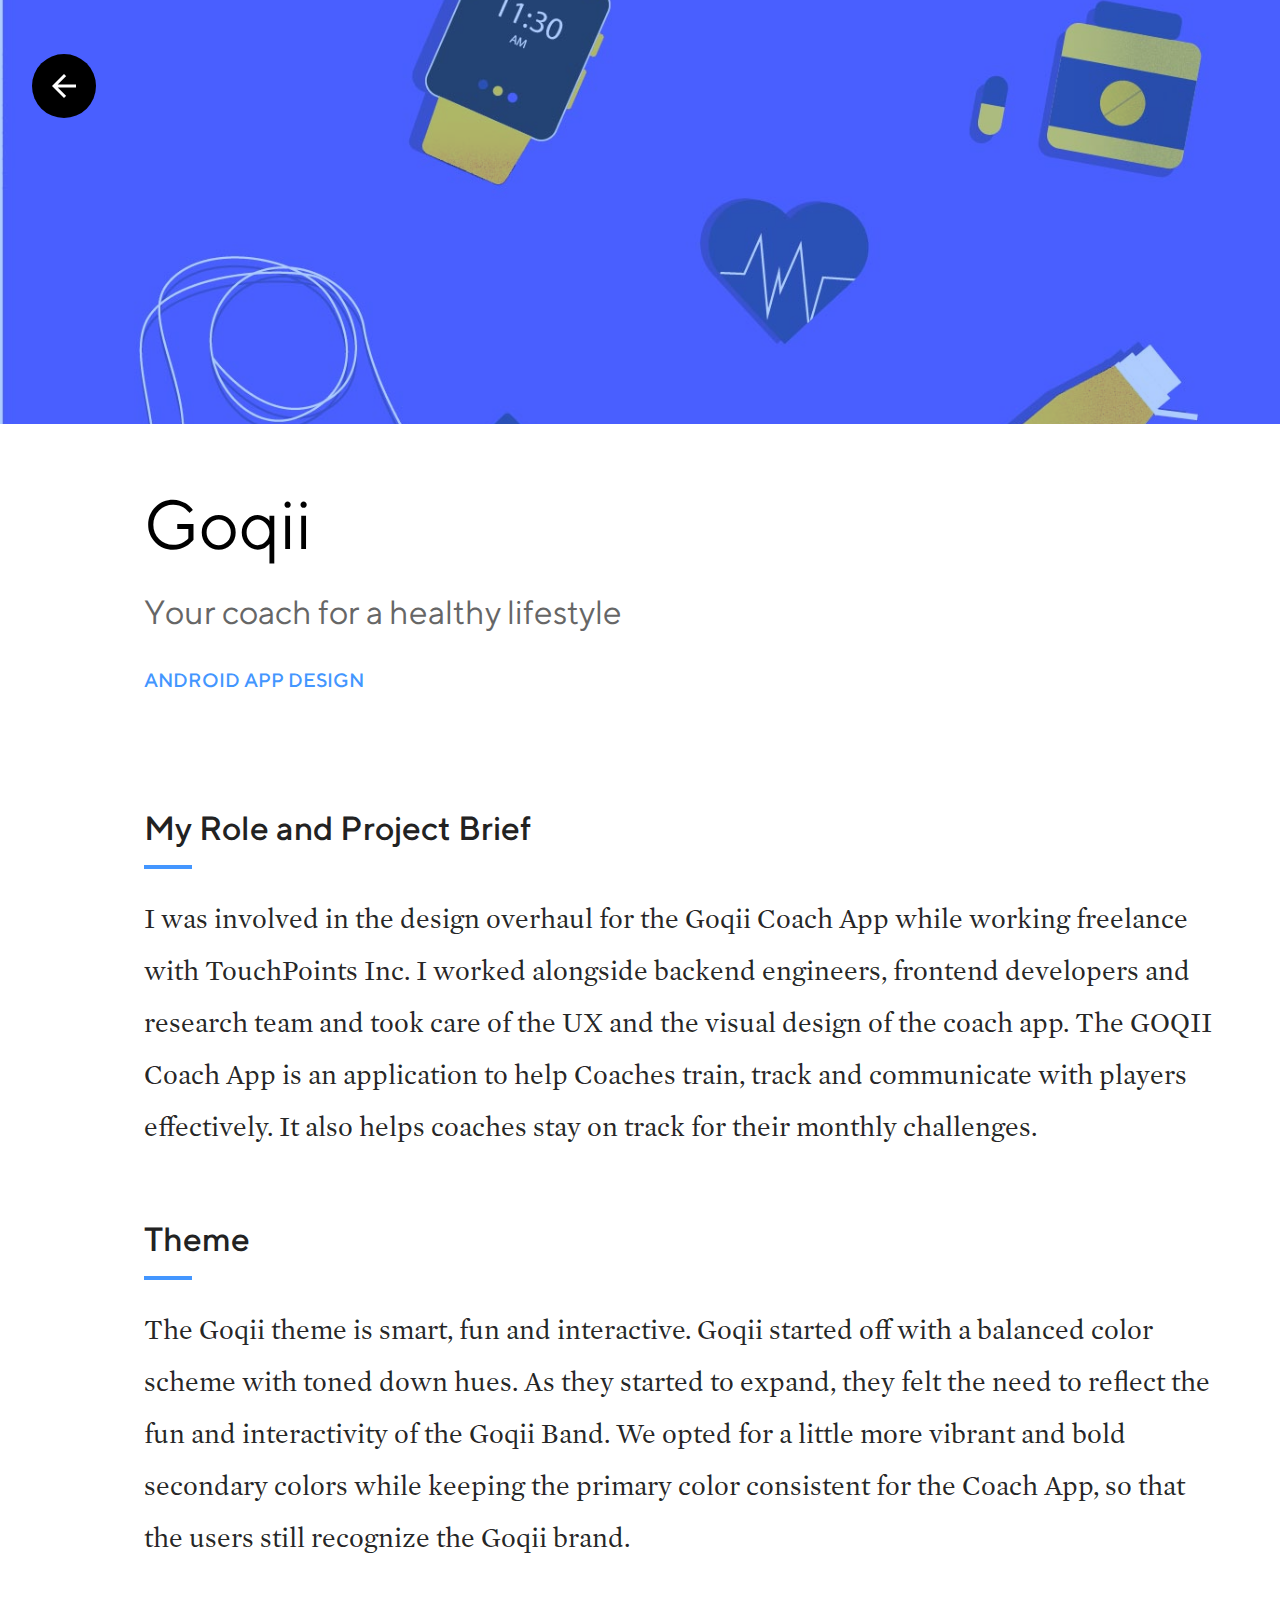
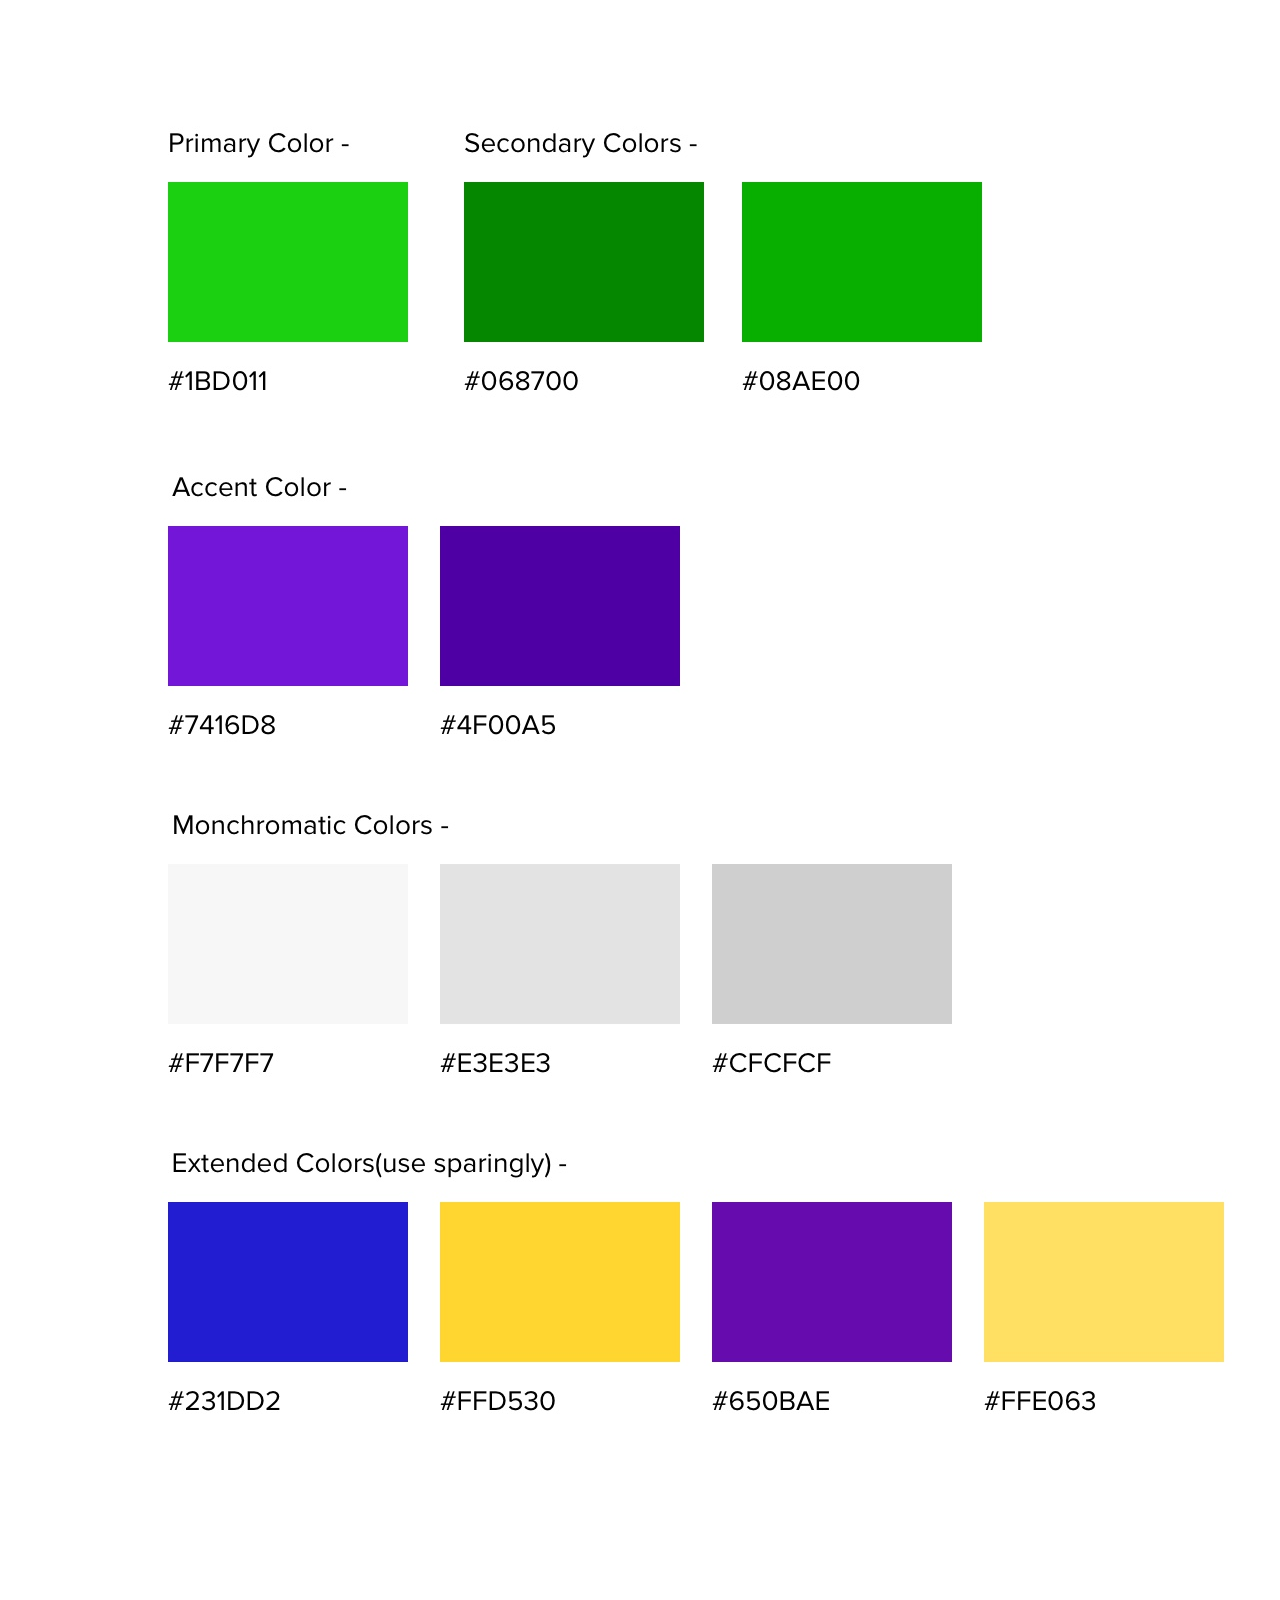
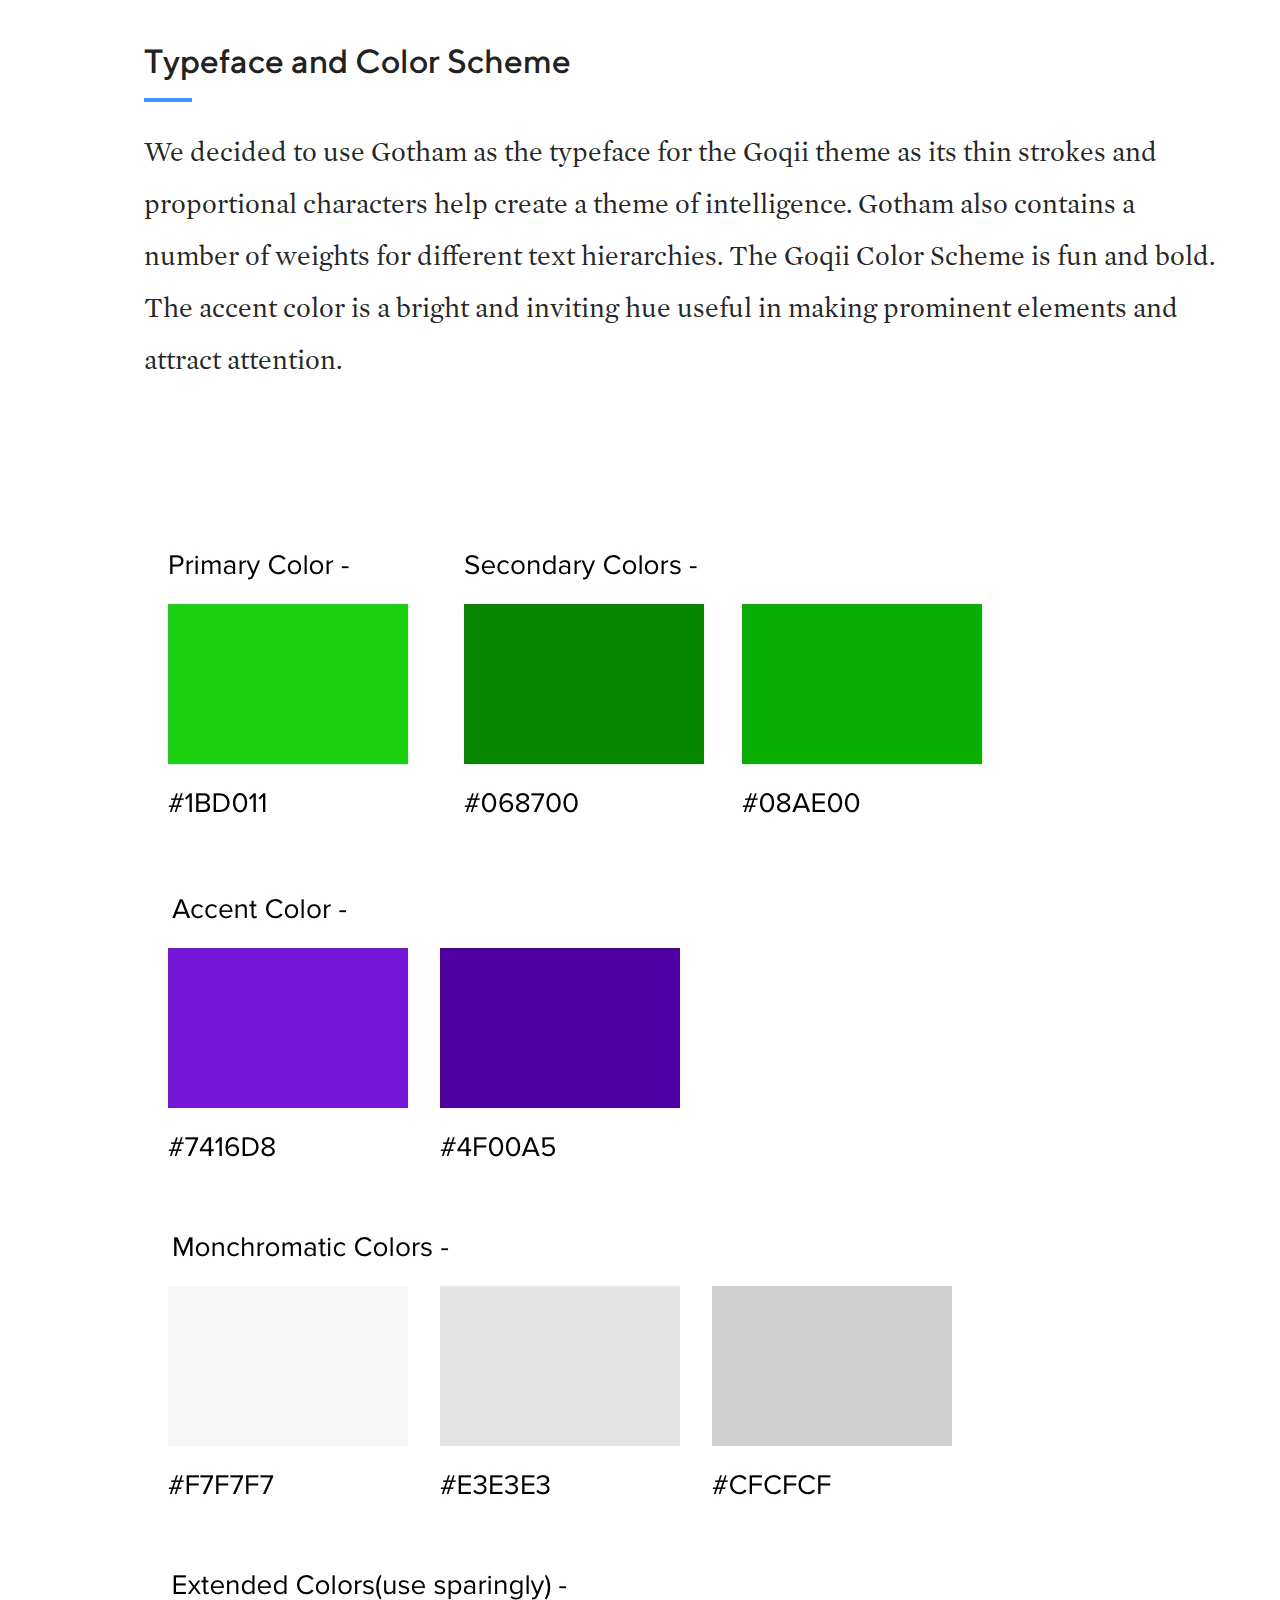
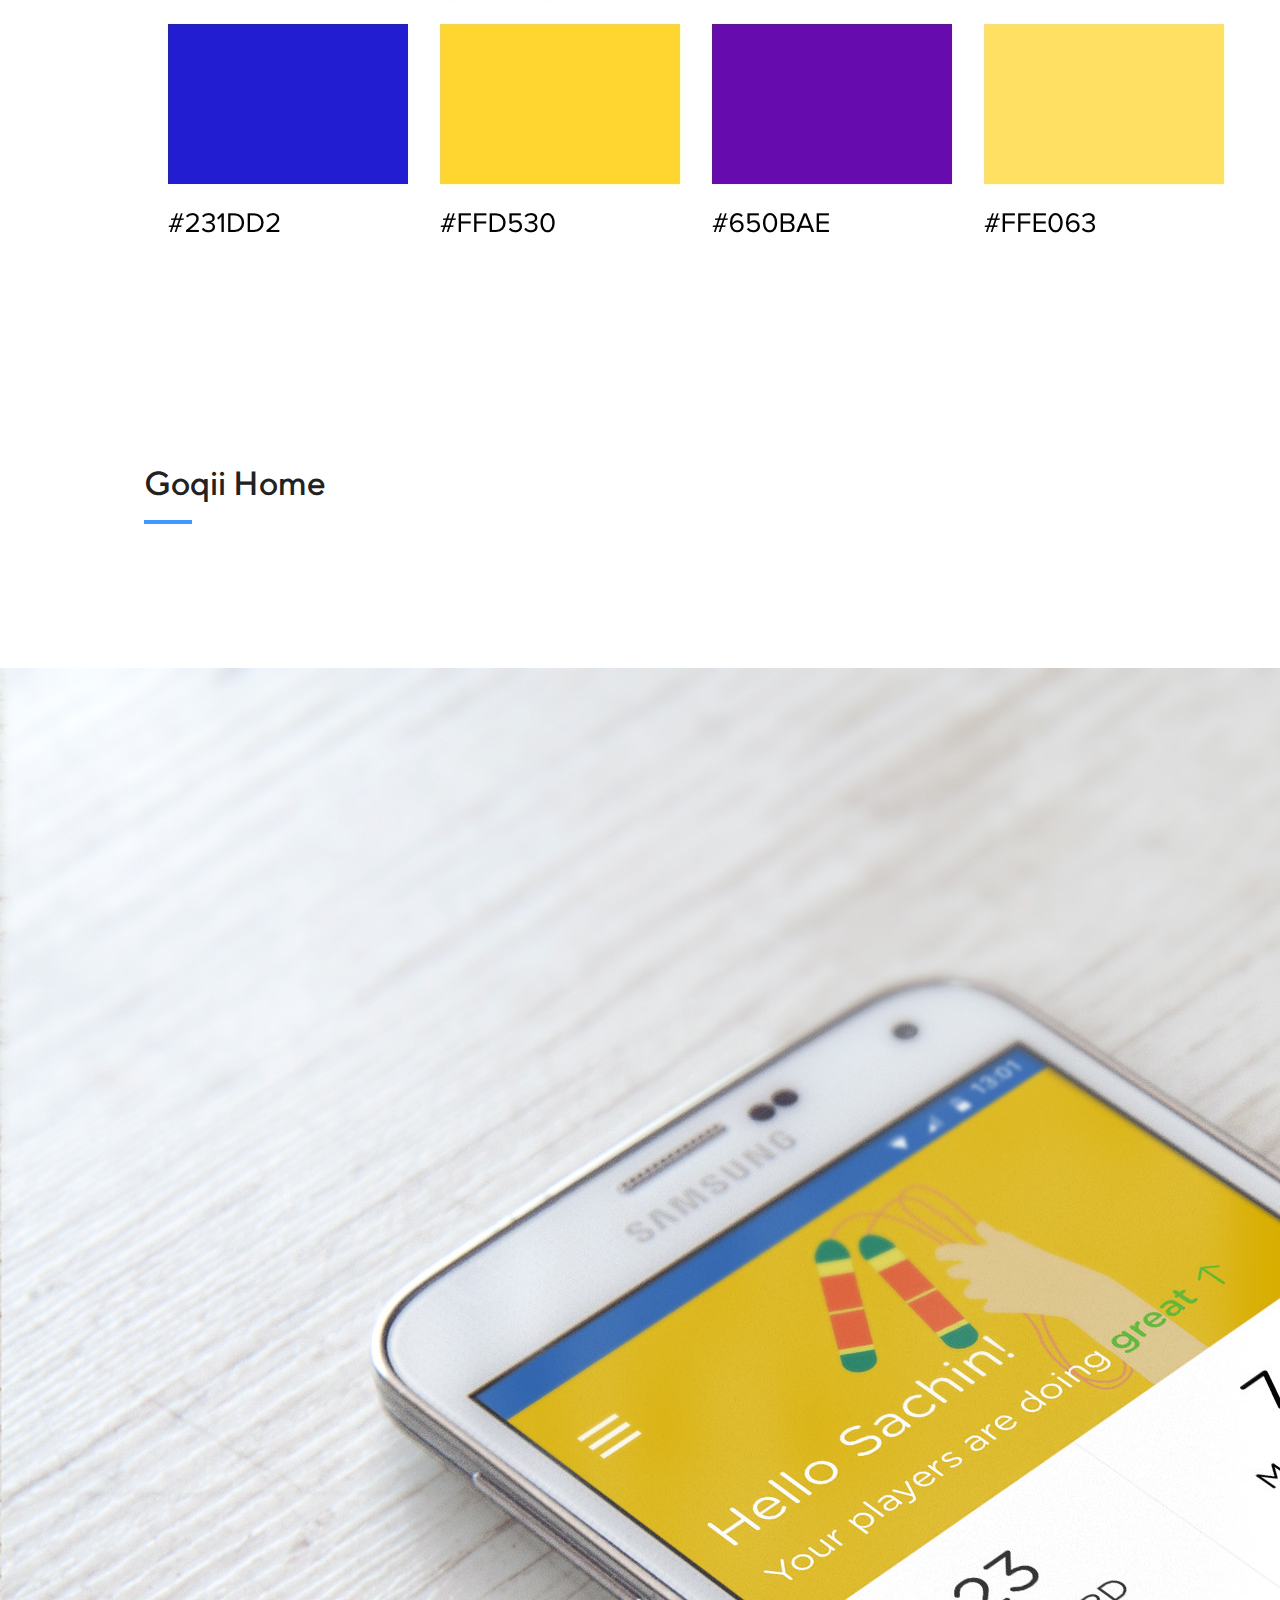
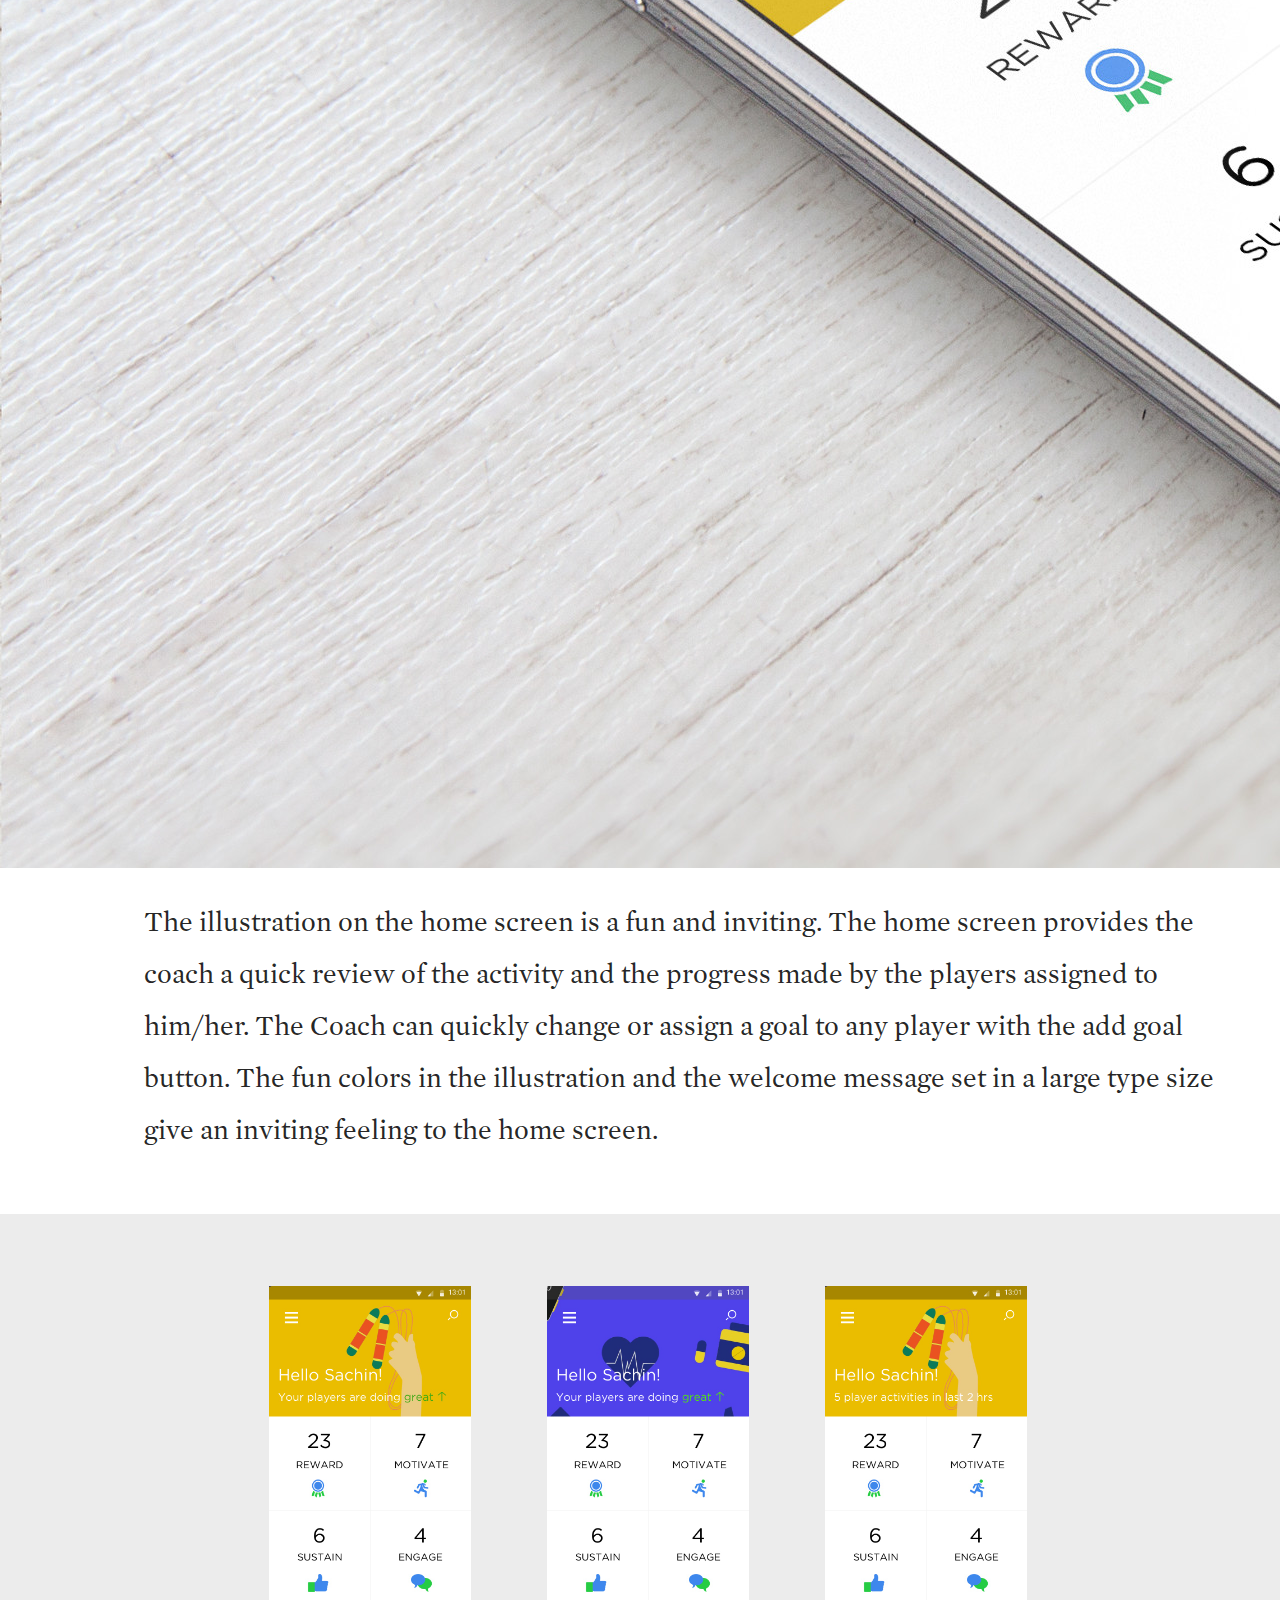
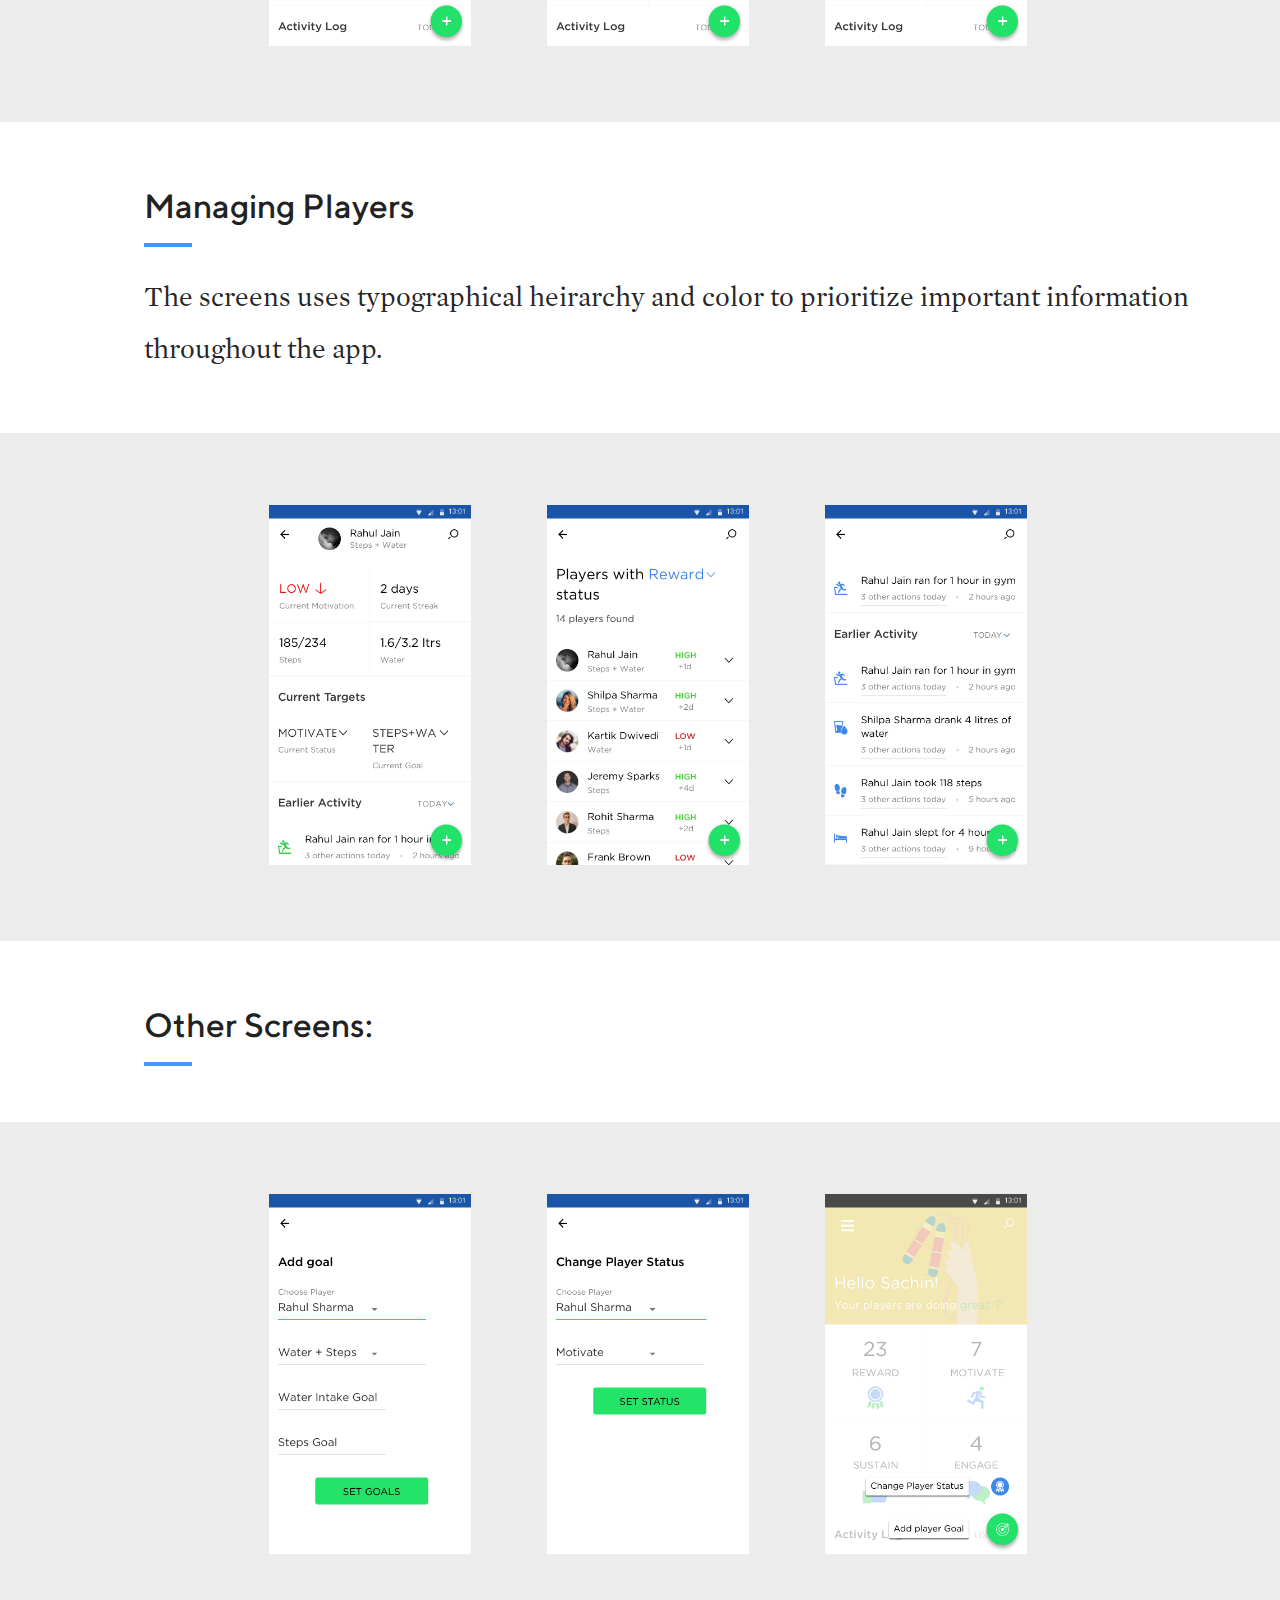
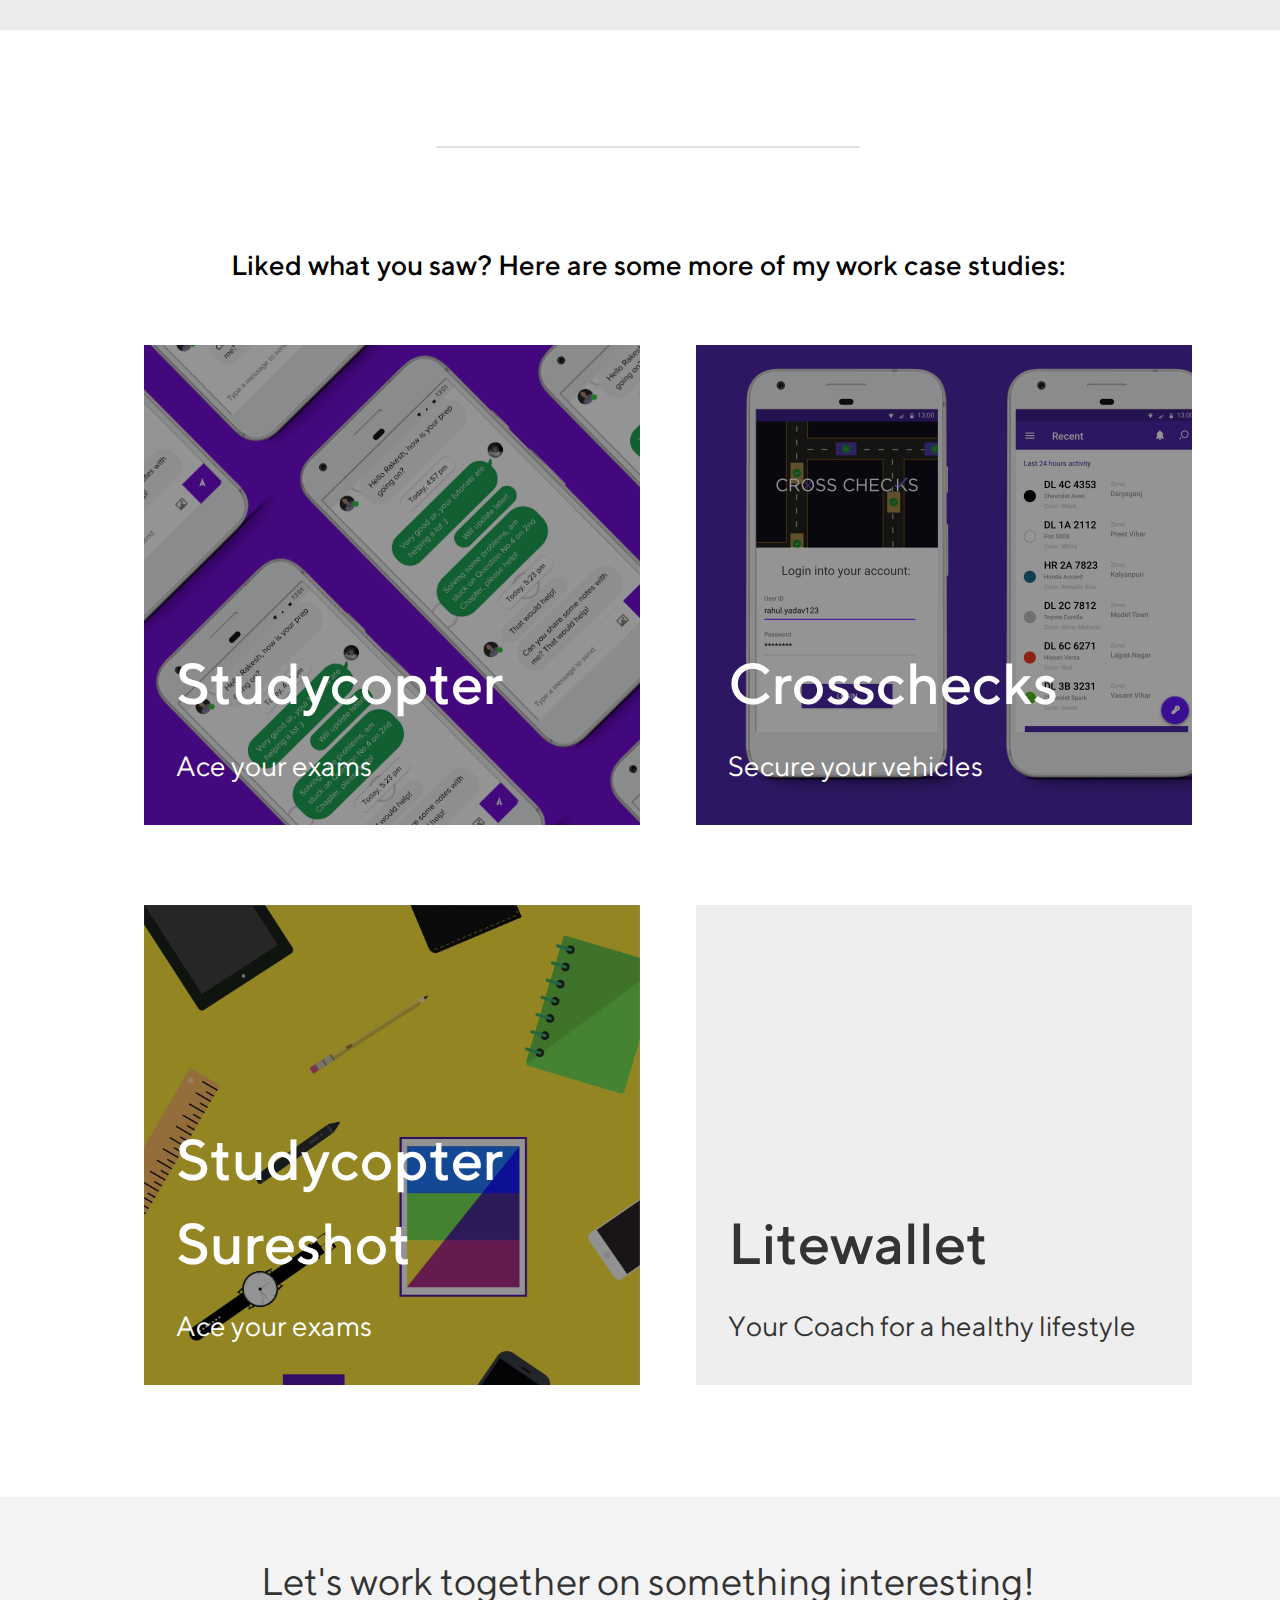
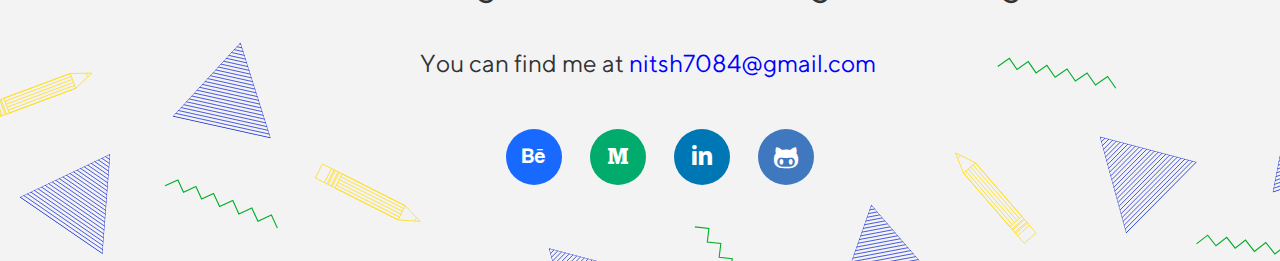
<file: case study/goqii.html>
<!DOCTYPE html>
<html>
<head>
<title>Goqii</title>
<meta charset="UTF-8" />
<meta name="viewport" content="width=device-width; initial-scale=1.0; maximum-scale=1.0; minimum-scale=1.0; user-scalable=no; target-densityDpi=device-dpi" />
<meta name="description" content="We help businesses and startups in branding, designing and developing their product with awesome technology and sound marketing." />
<meta name="keywords" content="amitus,amituslab,design,design agency,design agency new delhi,parallax" />
<meta property="og:title" content="AmitusLab - Lets create world class applications." />
<meta property="og:type" content="website" />
<meta property="og:url" content="www.amituslab.com" />
<meta property="og:description" content="We help businesses and startups in branding, designing and developing their product with awesome technology and sound marketing." />
<meta property="og:image" content="images/amitus.jpg" />
<meta name="twitter:card" content="We help businesses and startups in branding, designing and developing their product with awesome technology and sound marketing." />
<meta name="twitter:url" content="www.amituslab.com" />
<meta name="twitter:title" content="AmitusLab - Lets create world class applications." />
<meta name="twitter:description" content="We help businesses and startups in branding, designing and developing their product with awesome technology and sound marketing." />
<meta name="twitter:image" content="images/amitus.jpg" />
<link rel="stylesheet" type="text/css" href="../assets/css/case_studyv2.css" />
</head>

<body>


<div id="portfolio_back_button">
	<a href="../index.html">
<img src="../assets/images/arrow_back.png" />
</a>
</div>

<div class="container" id="case_study_container">

<div class="background_container"></div>

	
<div class="cover_container">
	
<div class="cover_overlay_container"></div>

</div>


<div class="work_text_container">

<div class="work_top_container">

	<div class="work_title">
Goqii
	</div>


	<div class="work_subtitle">
Your coach for a healthy lifestyle
	</div>

	<div class="work_tag">
ANDROID APP DESIGN
	</div>


<div class="story_text_container">


<div class="work_paragraph">




<div class="work_para_title_container">

<!--
<div class="work_para_title">
My Role and Brief
</div>

<div class="work_para_line">

	</div>
-->


<div class="works_title_container">
<div class="works_title_text" id="works_title_container">My Role and Project Brief</div>
<div class="works_title_line"></div>
</div>



	<div class="work_para_text">
I was involved in the design overhaul for the Goqii Coach App while working freelance with TouchPoints Inc. I worked alongside backend engineers, frontend developers and research team and took care of the UX and the visual design of the coach app.

The GOQII Coach App is an application to help Coaches train, track and communicate with players effectively. It also helps coaches stay on track for their monthly challenges.



	</div>

</div>
</div>







<div class="work_paragraph">


<div class="works_title_container">
<div class="works_title_text" id="works_title_container">Theme</div>
<div class="works_title_line"></div>
</div>



	<div class="work_para_text">
The Goqii theme is smart, fun and interactive. Goqii started off with a balanced color scheme with toned down hues. As they started to expand, they felt the need to reflect the fun and interactivity of the Goqii Band. We opted for a little more vibrant and bold secondary colors while keeping the primary color consistent for the Coach App, so that the users still recognize the Goqii brand.	


<div class="transparent_image_container">

<img src="../assets/images/screens/studycopter/color_scheme@1x.jpg" />


</div>


	</div>


</div>


<!--

<div class="work_numbers_container">

<div class="work_numbers_list">

<div class="work_numbers_figure">86,000,000</div>

<div class="work_numbers_caption">Americans have prediabetes and the majority of them don’t know they have it.</div>

</div>



<div class="work_numbers_list">

<div class="work_numbers_figure">15-30%</div>

<div class="work_numbers_caption">Of people with prediabetes will develop Type 2 diabetes.</div>

</div>



<div class="clear"></div>

</div>


-->




<!--


<div class="personal_comment">
<div class="personal_comment_line">
Designing for e-commerce has taught me to solve for complex systems and
</div>

<div class="personal_comment_line">
intersecting use-cases.
</div>

</div>


-->




<div class="work_paragraph">



<div class="works_title_container">
<div class="works_title_text" id="works_title_container">Typeface and Color Scheme</div>
<div class="works_title_line"></div>
</div>



	<div class="work_para_text">
We decided to use Gotham as the typeface for the Goqii theme as its thin strokes and proportional characters help create a theme of intelligence. Gotham also contains a number of weights for different text hierarchies.

The Goqii Color Scheme is fun and bold. The accent color is a bright and inviting hue useful in making prominent elements and attract attention.


<div class="transparent_image_container">

<img src="../assets/images/screens/studycopter/color_scheme@1x.jpg" />


</div>


</div>
</div>



<div class="work_paragraph">


<div class="works_title_container">
<div class="works_title_text" id="works_title_container">Goqii Home</div>
<div class="works_title_line"></div>
</div>




<div class="transparent_image_container centered_image_container">

<img src="../assets/images/screens/goqii/goqii_home_mockup.jpg" class="goqii_home_mockup" />


</div>



	<div class="work_para_text">
The illustration on the home screen is a fun and inviting. The home screen provides the coach a quick review of the activity and the progress made by the players assigned to him/her. The Coach can quickly change or assign a goal to any player with the add goal button. The fun colors in the illustration and the welcome message set in a large type size give an inviting feeling to the home screen.




	</div>



</div>



<div class="screens_container">

<img src="../assets/images/screens/goqii/goqii_home_1@2x.jpg" />
<img src="../assets/images/screens/goqii/goqii_home_2@2x.jpg" />
<img src="../assets/images/screens/goqii/goqii_home_activities_update@2x.jpg" />


</div>








<div class="work_paragraph">


<div class="works_title_container">
<div class="works_title_text" id="works_title_container">Managing Players</div>
<div class="works_title_line"></div>
</div>



	<div class="work_para_text">
The screens uses typographical heirarchy and color to prioritize important information throughout the app.



	</div>



</div>




<div class="screens_container">

<img src="../assets/images/screens/goqii/player_detail@2x.jpg" />
<img src="../assets/images/screens/goqii/players_list@2x.jpg" />
<img src="../assets/images/screens/goqii/activity_detail@2x.jpg" />


</div>






<div class="work_paragraph">


<div class="works_title_container">
<div class="works_title_text" id="works_title_container">Other Screens:</div>
<div class="works_title_line"></div>
</div>



</div>



<div class="screens_container">

<img src="../assets/images/screens/goqii/goqii_add_goal@2x.jpg" />
<img src="../assets/images/screens/goqii/goqii_change_status@2x.jpg" />
<img src="../assets/images/screens/goqii/goqii_home_new_action@2x.jpg" />


</div>







</div>




<div class="end_message_container">


<div class="end_line">
</div>

	<div class="end_message_text">
Liked what you saw? Here are some more of my work case studies: 
</div>




<div class="other_works_container">
	



</div>


</div>





<div class="works_content_container">


<div class="work_single_container studycopter_work_container">


<div class="work_cover_container"></div>
<div class="work_cover_overlay">
		<a href="studycopter.html" target="_blank">

		<div class="work_overlay_title">
Studycopter
	</div>

<div class="work_overlay_desc">
Ace your exams
</div>
</a>

</div>

</div>


<!--

<div class="work_single_container">


<div class="work_cover_container goqii_work_container"></div>
<div class="work_cover_overlay">
		<a href="case study/goqii.html" target="_blank">
	<div class="work_overlay_title">
Goqii
	</div>

<div class="work_overlay_desc">
Your Coach for a healthy lifestyle
</div>

</a>
</div>

</div>


-->


<div class="work_single_container crosschecks_work_container">


<div class="work_cover_container"></div>
<div class="work_cover_overlay">
		<a href="crosschecks.html" target="_blank">
		<div class="work_overlay_title">
Crosschecks
	</div>

<div class="work_overlay_desc">
Secure your vehicles
</div>
</a>

</div>

</div>

<div class="work_single_container studycopter_sureshot_work_container">


<div class="work_cover_container"></div>
<div class="work_cover_overlay">
		<a href="sureshot.html" target="_blank">
	
		<div class="work_overlay_title">
Studycopter Sureshot
	</div>

<div class="work_overlay_desc">
Ace your exams
</div>
</a>

</div>

</div>

<div class="work_single_container litewallet_work_container">


<div class="work_cover_container"></div>
<div class="work_cover_overlay">
	<a href="litewallet.html" target="_blank">
	
		<div class="work_overlay_title">
Litewallet
	</div>

<div class="work_overlay_desc">
Your Coach for a healthy lifestyle
</div>

</a>

</div>

</div>

<div class="clear"></div>

</div>










</div>


<div class="footer" id="footer">

<div class="footer_inner_container">
	
<div class="footer_content_container">

<div class="footer_text_1">
	Let's work together on something interesting!
</div>

<div class="footer_text_2">
	You can find me at <span class="contact_email">nitsh7084@gmail.com</span>
</div>

<div class="footer_social_container">
	<div class="social_icon" id="behance_social"><a href="https://www.behance.net/thenitish2312" target="_blank"></a></div>
		<div class="social_icon" id="medium_social"><a href="https://medium.com/@nitsh" target="_blank"></a></div>
			<div class="social_icon" id="linkedin_social"><a href="https://www.linkedin.com/in/nitishhooda" target="_blank"></a></div>
						<div class="social_icon" id="github_social"><a href="https://github.com/thenitish23121991" target="_blank"></a></div>
</div>
	</div>


</div>

</div>




</div>





</div>





</body>
</html>
</file>
<file: assets/css/style7.css>
* {
  margin: 0px;
  padding: 0px; }

html, body {
  height: 100%;
  width: 100%;
  -moz-osx-font-smoothing: grayscale;
  -webkit-font-smoothing: antialiased; }

.clear {
  clear: both; }

@font-face {
  src: url("../fonts/HelveticaNeue.ttf");
  font-family: 'HelveticaNeue'; }
@font-face {
  src: url("../fonts/HelveticaNeue-Light.otf");
  font-family: 'HelveticaNeueLight'; }
@font-face {
  src: url("../fonts/San Francisco/San Francisco Regular.ttf");
  font-family: 'SanFrancisco'; }
@font-face {
  src: url("../fonts/MaisonNeue/maisonneuebook.ttf");
  font-family: 'MaisonNeueBook'; }
@font-face {
  src: url("../fonts/TT Norms/TTNorms-Regular.woff");
  font-family: 'TTNorms'; }
@font-face {
  src: url("../fonts/TT Norms/TTNorms-Medium.woff");
  font-family: 'TTNormsMedium'; }
@font-face {
  src: url("../fonts/Averta/regular.otf");
  font-family: 'Averta'; }
@font-face {
  src: url("../fonts/FrutigerNeue.ttf");
  font-family: 'FrutigerNeue'; }
@font-face {
  src: url("../fonts/myriad-set-pro_thin.ttf");
  font-family: 'MyriadSetProThin'; }
@font-face {
  src: url("../fonts/untitled-font-19.ttf");
  font-family: 'IconFont'; }
.container {
  width: 100%;
  overflow-x: hidden; }

.top_nav {
  padding-left: 58%; }

.top_nav ul {
  list-style-type: none;
  padding-top: 32px; }

.top_nav ul li {
  text-decoration: none;
  color: #222;
  font-family: 'TTNormsMedium';
  font-size: 11.66pt;
  float: left;
  cursor: pointer;
  margin-left: 44px;
  padding-bottom: 8px; }

.top_intro_container {
  width: 100%; }

.intro_container {
  width: 100%;
  height: 538px;
  position: relative;
  background-size: cover;
  overflow: hidden; }

.top_nav ul li.selected {
  border-bottom: 2px solid #FFD538; }

.intro_content_container {
  width: 100%;
  padding-top: 232px;
  padding-left: 6%; }

.works_container {
  margin: 72px 0px 64px 0px; }

.works_title_container {
  margin-left: 6%; }

.works_title_text {
  font-family: 'TTNormsMedium';
  font-size: 33.58px;
  color: #222;
  width: 100%; }

.works_title_line {
  width: 48px;
  height: 4px;
  background: #4396FF;
  margin-top: 18px; }

.works_content_container {
  position: relative;
  min-height: 240px;
  margin-left: 6%; }

.works_single_container:nth-child(2n) {
  margin-left: 48px; }

.footer {
  width: 100%;
  padding: 0px;
  background: #f3f3f3;
  position: relative; }

.footer_inner_container {
  position: relative;
  background-image: url("../images/footer_illustration_svg.svg");
  background-size: cover; }

.footer_content_container {
  width: 100%;
  text-align: center; }

.footer_text_1 {
  padding-top: 56px;
  line-height: 56px; }

.footer_text_1, .footer_text_2 {
  font-family: 'TTNorms';
  font-size: 29pt;
  color: #333; }

.footer_text_2 {
  margin-top: 36px;
  font-size: 18.455pt;
  line-height: 36px; }

.footer_social_container {
  margin-top: 48px;
  text-align: center;
  padding-bottom: 72px; }

.social_icon {
  height: 56px;
  width: 56px;
  border-radius: 50%;
  margin-left: 24px;
  display: inline-block; }

.contact_email {
  color: blue;
  cursor: pointer; }

.works_single_container {
  width: 100%; }

.work_single_container {
  position: relative;
  width: 496px;
  height: 480px;
  float: left;
  margin-left: 56px;
  margin-top: 80px; }

.work_single_container:nth-child(1), .work_single_container:nth-child(2) {
  margin-top: 64px; }

.work_single_container:nth-child(2n+1) {
  margin-left: 0px; }

.work_cover_container {
  position: absolute;
  top: 0px;
  left: 0px;
  height: 100%;
  width: 100%; }

.work_cover_overlay {
  position: absolute;
  top: 0px;
  left: 0px;
  height: 100%;
  width: 100%;
  background: rgba(0, 0, 0, 0.42);
  z-index: 20; }

.work_cover_overlay a {
  display: inline-block;
  position: absolute;
  top: 0px;
  left: 0px;
  height: 100%;
  width: 100%;
  text-decoration: none; }

.work_overlay_title {
  font-family: 'TTNormsMedium';
  font-size: 57.83px;
  color: #fff;
  margin-left: 32px;
  margin-top: 296px;
  line-height: 84px; }

.work_single_container:nth-child(4) .work_cover_overlay .work_overlay_title {
  margin-top: 212px; }

.work_overlay_desc {
  color: #fff;
  font-family: 'TTNorms';
  font-size: 27.98px;
  margin-left: 32px;
  margin-top: 24px; }

.work_title_container {
  font-family: 'TTNorms';
  font-size: 29pt;
  padding-top: 28px; }

.work_desc_container {
  font-family: 'TTNorms';
  font-size: 14.5pt;
  opacity: .87;
  padding-top: 20px; }

.work_button_container {
  padding-top: 28px; }

.read_case_study_button {
  padding: 12px 18px;
  border-radius: 24px;
  border: 2px solid #4396FF;
  font-family: 'TTNorms';
  font-size: 11.66pt;
  color: #4396FF;
  background: transparent;
  cursor: pointer; }

.work_content_container {
  height: 312px;
  width: 42%;
  float: left;
  background: #fbfbfb;
  padding-left: 6%; }

.content_inner_container {
  padding: 24px 0px; }

.work_cover_container {
  background-image: url("../images/studycopter_cover.png");
  background-size: cover; }

.work_single_container:nth-child(2) .work_cover_container {
  background-image: url("../images/goqii_background.jpg"); }

.work_single_container:nth-child(3) .work_cover_container {
  background-image: url("../images/crosschecks_cover.png"); }

.work_single_container:nth-child(4) .work_cover_container {
  background-image: url("../images/sureshot_larger.jpg"); }

.work_single_container:nth-child(5) .work_cover_container {
  background: #eee; }

.work_single_container:nth-child(5) .work_cover_overlay {
  background: transparent; }

.work_single_container:nth-child(5) .work_cover_overlay .work_overlay_title, .work_single_container:nth-child(5) .work_cover_overlay .work_overlay_desc {
  color: #333; }

.top_nav ul li a {
  text-decoration: none;
  color: #000;
  opacity: .87; }

.top_drawer {
  position: fixed;
  width: 100%;
  background: transparent;
  padding-bottom: 24px;
  z-index: 80; }

.top_drawer.scrolled {
  background: #fff;
  border-bottom: 1px solid #eee; }

.social_icon {
  position: relative; }

.social_icon:before {
  position: absolute;
  top: 14px;
  left: 15px;
  color: #fff;
  content: 'k';
  font-family: 'IconFont';
  font-size: 25px;
  color: #fff; }

#github_social {
  background: #4078c0; }

#linkedin_social {
  background: #0077b5; }

#medium_social {
  background: #00ab6c; }

#behance_social {
  background: #1769ff; }

#medium_social:before {
  content: 'q';
  font-size: 20px;
  top: 17px;
  left: 18px;
  color: #fff; }

#linkedin_social:before {
  content: 'n';
  font-size: 22px;
  left: 17px;
  color: #fff; }

#github_social:before {
  content: 'm';
  color: #fff;
  font-size: 26px; }

.social_icon a {
  position: absolute;
  top: 0px;
  left: 0px;
  display: inline-block;
  text-decoration: none;
  height: 100%;
  width: 100%;
  z-index: 40; }

.intro_line_1 {
  font-family: 'TTNorms';
  font-size: 48.36px;
  color: #FFD538;
  line-height: 72px; }

.intro_line_2 {
  font-family: 'TTNorms';
  font-size: 33.58px;
  color: #222;
  width: 80%;
  line-height: 60px;
  padding-top: 8px; }

.anim_container {
  display: inline-block;
  overflow: hidden;
  padding: 12px;
  margin: -12px; }

.intro_line_1 .anim_container {
  height: 72px; }

.anim_inner_container {
  transition: all 1.6s cubic-bezier(0, 1.2, 1, 1) 0s;
  -webkit-transition: all 1.6s cubic-bezier(0, 1.2, 1, 1) 0s;
  -moz-transition: all 1.6s cubic-bezier(0, 1.2, 1, 1) 0s;
  -ms-transition: all 1.6s cubic-bezier(0, 1.2, 1, 1) 0s;
  -o-transition: all 1.6s cubic-bezier(0, 1.2, 1, 1) 0s; }

.anim_left {
  opacity: 0;
  transform: translateX(-60px);
  -webkit-transform: translateX(-60px);
  -moz-transform: translateX(-60px);
  -ms-transform: translateX(-60px);
  -o-transform: translateX(-60px); }

.anim_top {
  opacity: 0;
  transform: translateY(-60px);
  -webkit-transform: translateY(-60px);
  -moz-transform: translateY(-60px);
  -ms-transform: translateY(-60px);
  -o-transform: translateY(-60px); }

.anim_bottom {
  opacity: 0;
  transform: translateY(60px);
  -webkit-transform: translateY(60px);
  -moz-transform: translateY(60px);
  -ms-transform: translateY(60px);
  -o-transform: translateY(60px); }

.anim_inner_container.show {
  opacity: 1;
  transform: translate(0px);
  -webkit-transform: translate(0px);
  -moz-transform: translate(0px);
  -ms-transform: translate(0px);
  -o-transform: translate(0px); }

.typing_anim_container {
  position: relative; }

.type_anim_container {
  width: 0px;
  display: inline-block; }

.typing_inner_container {
  position: absolute;
  top: 0px;
  left: 0px;
  z-index: 40;
  width: 0;
  white-space: nowrap;
  overflow: hidden;
  transition: all 2.4s cubic-bezier(0, 1.2, 1, 1) 0s;
  -webkit-transition: all 2.4s cubic-bezier(0, 1.2, 1, 1) 0s;
  -moz-transition: all 2.4s cubic-bezier(0, 1.2, 1, 1) 0s;
  -ms-transition: all 2.4s cubic-bezier(0, 1.2, 1, 1) 0s;
  -o-transition: all 2.4s cubic-bezier(0, 1.2, 1, 1) 0s; }

.typing_inner_container:nth-child(2) {
  top: 60px; }

.typing_inner_container.show {
  animation: typing_anim 1.5s 1 ease 1.4s forwards; }

.typing_inner_container:nth-child(2).show {
  animation: typing_anim_2 .9s 1 ease 2.6s forwards; }

@keyframes typing_anim {
  to {
    width: 1015px; } }
@-webkit-keyframes typing_anim {
  to {
    width: 1015px; } }
@-moz-keyframes typing_anim {
  to {
    width: 1015px; } }
@keyframes typing_anim_2 {
  to {
    width: 380px; } }
@-webkit-keyframes typing_anim_2 {
  to {
    width: 380px; } }
@-moz-keyframes typing_anim_2 {
  to {
    width: 380px; } }
@-ms-keyframes typing_anim_2 {
  to {
    width: 380px; } }
.work_single_container {
  opacity: 0;
  transform: translateY(60px);
  -webkit-transform: translateY(60px);
  -moz-transform: translateY(60px);
  -ms-transform: translateY(60px);
  -o-transform: translateY(60px);
  transition: all .4s ease 0s;
  -webkit-transition: all .4s ease 0s;
  -moz-transition: all .4s ease 0s;
  -ms-transition: all .4s ease 0s;
  -o-transition: all .4s ease 0s; }

.work_single_container:nth-child(1) {
  transition-delay: .3s; }

.work_single_container:nth-child(2) {
  transition-delay: .38s; }

.work_single_container:nth-child(3) {
  transition-delay: .46s; }

.work_single_container:nth-child(4) {
  transition-delay: .54s; }

.work_single_container:nth-child(5) {
  transition-delay: .62s; }

.work_single_container.show {
  opacity: 1;
  transform: translateY(0px);
  -webkit-transform: translateY(0px);
  -moz-transform: translateY(0px);
  -ms-transform: translateY(0px);
  -o-transform: translateY(0px); }

.intro_line_2 .anim_left, .intro_line_2 .anim_top, .intro_line_2 .anim_bottom {
  transition-delay: .5s;
  -webkit-transition-delay: .5s;
  -moz-transition-delay: .5s;
  -ms-transition-delay: .5s;
  -o-transition-delay: .5s; }

#svg_container {
  position: absolute;
  top: 0px;
  left: 0px;
  width: 100%;
  height: 538px; }

.intro_line_2 .anim_container, .intro_line_2 .anim_container .anim_inner_container {
  background: none; }

.intro_line_2 .anim_inner_container {
  padding-top: -24px; }

#footer_svg_container {
  position: absolute;
  top: 0px;
  left: 0px;
  width: 100%; }

.intro_line_2 {
  margin-top: 6px; }

.intro_line_2 {
  line-height: 48px; }

@media all and (min-width: 280px) and (max-width: 480px) {
  .top_nav {
    padding-left: 2%; }

  .top_nav ul {
    padding-top: 18px; }

  .top_nav ul li {
    margin-left: 18px; }

  .top_nav ul li:nth-child(4) {
    margin-top: 24px; }

  .intro_line_1 {
    font-size: 40.29px;
    line-height: 48px;
    width: 92%; }

  .intro_line_2 {
    font-size: 23.32px;
    line-height: 40px;
    width: 98%; }

  .intro_line_1 .anim_container {
    height: 48px; }

  .intro_line_1 .anim_container:nth-child(3) {
    height: 96px; }

  #svg_container {
    display: none; }

  .intro_container {
    height: 554px; }

  .intro_content_container {
    width: 100%;
    padding-top: 128px;
    background: #f9f9f9;
    padding-bottom: 32px; }

  .works_container {
    margin-top: 48px; }

  .end_message_text {
    font-size: 19.42px;
    line-height: 36px;
    margin-top: 72px;
    margin-left: 12px;
    width: 90%; }

  .work_single_container {
    width: 280px;
    height: 284px;
    margin-left: 0px;
    margin-top: 64px; }

  .work_overlay_title {
    margin-top: 156px;
    font-size: 33.58px;
    margin-left: 16px; }

  .work_single_container:nth-child(2) .work_cover_overlay a .work_overlay_title {
    margin-top: 132px; }

  .work_single_container:nth-child(4) .work_cover_overlay a .work_overlay_title {
    margin-top: 120px;
    line-height: 52px; }

  .work_single_container:nth-child(4) .work_cover_overlay a .work_overlay_desc {
    margin-top: 8px; }

  .work_overlay_desc {
    font-size: 19.42px;
    margin-top: 0px;
    margin-left: 16px;
    margin-top: -8px; }

  .work_single_container.studycopter_sureshot_work_container .work_cover_overlay .work_overlay_title {
    margin-top: 120px;
    line-height: 52px; }

  .work_single_container.studycopter_sureshot_work_container .work_cover_overlay .work_overlay_desc {
    margin-top: 8px; }

  .litewallet_work_container .work_overlay_title {
    margin-top: 136px; }

  .footer_content_container {
    width: 100%; }

  .footer_text_1 {
    font-size: 33.58px;
    font-family: 'TTNormsMedium'; }

  .social_icon {
    height: 48px;
    width: 48px; }

  .social_icon:before {
    font-size: 21px; }

  #medium_social:before {
    font-size: 18px; } }
@media all and (min-width: 480px) and (max-width: 768px) {
  .top_nav {
    padding-left: 2%; }

  .top_nav ul {
    padding-top: 24px; }

  .top_nav ul li {
    margin-left: 18px; }

  .intro_line_1 {
    font-size: 48.36px;
    line-height: 84px;
    width: 94%; }

  .intro_line_2 {
    font-size: 23.32px;
    line-height: 40px;
    width: 92%;
    margin-top: -24px; }

  .intro_line_1 .anim_container {
    height: 84px; }

  .intro_line_1 .anim_container:nth-child(3) {
    height: 84px; }

  #svg_container {
    display: none; }

  .intro_container {
    height: 428px;
    background: #f9f9f9; }

  .intro_content_container {
    width: 100%;
    padding-top: 20%;
    padding-bottom: 32px;
    padding-left: 4%; }

  .works_container {
    margin-top: 48px; }

  .end_message_text {
    font-size: 19.42px;
    line-height: 36px;
    margin-top: 72px;
    margin-left: 12px;
    width: 90%; }

  .work_single_container {
    width: 360px;
    height: 284px;
    margin-left: 0px;
    margin-top: 64px; }

  .work_overlay_title {
    margin-top: 156px;
    font-size: 33.58px;
    margin-left: 16px; }

  .work_single_container:nth-child(4) .work_cover_overlay a .work_overlay_title {
    margin-top: 168px;
    line-height: 52px; }

  .work_single_container:nth-child(4) .work_cover_overlay a .work_overlay_desc {
    margin-top: 8px; }

  .work_overlay_desc {
    font-size: 19.42px;
    margin-top: 0px;
    margin-left: 16px;
    margin-top: -8px; }

  .work_single_container.studycopter_sureshot_work_container .work_cover_overlay .work_overlay_title {
    margin-top: 120px;
    line-height: 52px; }

  .work_single_container.studycopter_sureshot_work_container .work_cover_overlay .work_overlay_desc {
    margin-top: 8px; }

  .litewallet_work_container .work_overlay_title {
    margin-top: 136px; }

  .footer_content_container {
    width: 100%; }

  .footer_text_1 {
    font-size: 33.58px;
    font-family: 'TTNormsMedium'; }

  .social_icon {
    height: 48px;
    width: 48px; }

  .social_icon:before {
    font-size: 21px; }

  #medium_social:before {
    font-size: 18px; } }
@media all and (min-width: 768px) and (max-width: 1020px) {
  .top_nav {
    padding-left: 2%; }

  .top_nav ul {
    padding-top: 24px; }

  .top_nav ul li {
    margin-left: 18px; }

  .intro_line_1 {
    font-size: 48.36px;
    line-height: 84px;
    width: 94%; }

  .intro_line_2 {
    font-size: 23.32px;
    line-height: 40px;
    width: 92%;
    margin-top: -24px; }

  .intro_line_1 .anim_container {
    height: 84px; }

  .intro_line_1 .anim_container:nth-child(3) {
    height: 84px; }

  #svg_container {
    display: none; }

  .intro_container {
    height: 428px;
    background: #f9f9f9; }

  .intro_content_container {
    width: 100%;
    padding-top: 20%;
    padding-bottom: 32px;
    padding-left: 4%; }

  .works_container {
    margin-top: 48px; }

  .end_message_text {
    font-size: 19.42px;
    line-height: 36px;
    margin-top: 72px;
    margin-left: 12px;
    width: 90%; }

  .work_single_container {
    width: 360px;
    height: 284px;
    margin-left: 0px;
    margin-top: 64px; }

  .work_overlay_title {
    margin-top: 156px;
    font-size: 33.58px;
    margin-left: 16px; }

  .work_single_container:nth-child(4) .work_cover_overlay a .work_overlay_title {
    margin-top: 168px;
    line-height: 52px; }

  .work_single_container:nth-child(4) .work_cover_overlay a .work_overlay_desc {
    margin-top: 8px; }

  .work_overlay_desc {
    font-size: 19.42px;
    margin-top: 0px;
    margin-left: 16px;
    margin-top: -8px; }

  .work_single_container.studycopter_sureshot_work_container .work_cover_overlay .work_overlay_title {
    margin-top: 120px;
    line-height: 52px; }

  .work_single_container.studycopter_sureshot_work_container .work_cover_overlay .work_overlay_desc {
    margin-top: 8px; }

  .litewallet_work_container .work_overlay_title {
    margin-top: 136px; }

  .footer_content_container {
    width: 100%; }

  .footer_text_1 {
    font-size: 33.58px;
    font-family: 'TTNormsMedium'; }

  .social_icon {
    height: 48px;
    width: 48px; }

  .social_icon:before {
    font-size: 21px; }

  #medium_social:before {
    font-size: 18px; }

  .work_single_container:nth-child(2n) {
    margin-left: 16px; } }
@media only screen and (min-width: 1281px) {
  .work_single_container:nth-child(2n+1) {
    margin-left: 56px;
    margin-top: 64px; }

  .work_single_container:nth-child(1) {
    margin-left: 0px; } }

/*# sourceMappingURL=style7.css.map */
</file>
<file: assets/css/style_black.css>
* {
  margin: 0px;
  padding: 0px; }

html, body {
  height: 100%;
  width: 100%; }

.clear {
  clear: both; }

@font-face {
  src: url("../fonts/HelveticaNeue.ttf");
  font-family: 'HelveticaNeue'; }
@font-face {
  src: url("../fonts/HelveticaNeue-Light.otf");
  font-family: 'HelveticaNeueLight'; }
@font-face {
  src: url("../fonts/San Francisco/San Francisco Regular.ttf");
  font-family: 'SanFrancisco'; }
@font-face {
  src: url("../fonts/MaisonNeue/maisonneuebook.ttf");
  font-family: 'MaisonNeueBook'; }
@font-face {
  src: url("../fonts/TT Norms/TTNorms-Regular.otf");
  font-family: 'TTNorms'; }
@font-face {
  src: url("../fonts/TT Norms/TTNorms-Medium.otf");
  font-family: 'TTNormsMedium'; }
@font-face {
  src: url("../fonts/Averta/regular.otf");
  font-family: 'Averta'; }
@font-face {
  src: url("../fonts/FrutigerNeue.ttf");
  font-family: 'FrutigerNeue'; }
@font-face {
  src: url("../fonts/myriad-set-pro_thin.ttf");
  font-family: 'MyriadSetProThin'; }
.container {
  width: 90%;
  margin: 0px 5%; }

.top_nav {
  padding-left: 56%; }

.top_nav ul {
  list-style-type: none;
  margin: 36px 0px; }

.top_nav ul li {
  text-decoration: none;
  color: #333;
  font-family: 'TTNormsMedium';
  font-size: 17.8px;
  float: left;
  cursor: pointer;
  margin-left: 44px; }

.top_intro_container {
  width: 100%; }

.intro_container {
  width: 100%;
  height: 640px;
  position: relative;
  background-image: url("../images/home_background.jpg");
  background-size: cover; }

.intro_overlay {
  position: absolute;
  top: 0px;
  left: 0px;
  height: 100%;
  width: 100%;
  background: #333;
  opacity: .4; }

.intro_content_container {
  position: absolute;
  top: 0px;
  left: 0px;
  height: 100%;
  width: 100%;
  padding-top: 15%;
  padding-left: 4%; }

.intro_text_container {
  padding: 24px;
  font-family: 'TTNorms';
  font-size: 30.75px;
  color: #fff;
  background: #333;
  display: inline-block;
  letter-spacing: 1.2px; }

.works_container {
  margin: 80px 0px 64px 0px; }

.works_title_container {
  font-family: 'TTNorms';
  font-size: 36.91px;
  color: #333;
  text-align: center; }

.works_content_container {
  position: relative;
  min-height: 240px;
  margin-top: 72px; }

.works_single_container {
  float: left;
  width: 528px;
  height: 297px;
  background: #ddd; }

.works_single_container:nth-child(2n) {
  margin-left: 48px; }

.works_single_container:nth-child(n+3) {
  margin-top: 42px; }

.footer {
  width: 100%;
  padding: 64px 0px;
  background: #333; }

.footer_content_container {
  width: 100%;
  text-align: center; }

.footer_text_1, .footer_text_2 {
  font-family: 'TTNorms';
  font-size: 36.91px;
  color: #fff; }

.footer_text_2 {
  margin-top: 32px;
  font-size: 25.83px; }

.footer_social_container {
  margin-top: 42px;
  text-align: center; }

.social_icon {
  height: 48px;
  width: 48px;
  border-radius: 50%;
  margin-left: 24px;
  display: inline-block; }

.contact_email {
  color: #aaa;
  cursor: pointer; }

#behance_social {
  background: #1769ff; }

#linkedin_social {
  background: #0077b5; }

#medium_social {
  background: #00ab6c; }

/*# sourceMappingURL=style_black.css.map */
</file>
<file: assets/css/style.css>
* {
  margin: 0px;
  padding: 0px; }

html, body {
  height: 100%;
  width: 100%; }

.clear {
  clear: both; }

@font-face {
  src: url("../fonts/HelveticaNeue.ttf");
  font-family: 'HelveticaNeue'; }
@font-face {
  src: url("../fonts/HelveticaNeue-Light.otf");
  font-family: 'HelveticaNeueLight'; }
@font-face {
  src: url("../fonts/San Francisco/San Francisco Regular.ttf");
  font-family: 'SanFrancisco'; }
@font-face {
  src: url("../fonts/MaisonNeue/maisonneuebook.ttf");
  font-family: 'MaisonNeueBook'; }
@font-face {
  src: url("../fonts/TT Norms/TTNorms-Regular.otf");
  font-family: 'TTNorms'; }
@font-face {
  src: url("../fonts/TT Norms/TTNorms-Medium.otf");
  font-family: 'TTNormsMedium'; }
@font-face {
  src: url("../fonts/Averta/regular.otf");
  font-family: 'Averta'; }
@font-face {
  src: url("../fonts/FrutigerNeue.ttf");
  font-family: 'FrutigerNeue'; }
@font-face {
  src: url("../fonts/myriad-set-pro_thin.ttf");
  font-family: 'MyriadSetProThin'; }
.container {
  width: 90%;
  margin: 0px 5%; }

.top_nav {
  padding-left: 56%; }

.top_nav ul {
  list-style-type: none;
  margin: 36px 0px; }

.top_nav ul li {
  text-decoration: none;
  color: #25d040;
  font-family: 'TTNormsMedium';
  font-size: 17.8px;
  float: left;
  cursor: pointer;
  margin-left: 44px; }

.top_intro_container {
  width: 100%; }

.intro_container {
  width: 100%;
  height: 640px;
  position: relative;
  background-image: url("../images/home_background.jpg");
  background-size: cover; }

.intro_overlay {
  position: absolute;
  top: 0px;
  left: 0px;
  height: 100%;
  width: 100%;
  background: #1FAB34;
  opacity: .4; }

.intro_content_container {
  position: absolute;
  top: 0px;
  left: 0px;
  height: 100%;
  width: 100%;
  padding-top: 15%;
  padding-left: 4%; }

.intro_text_container {
  padding: 24px;
  font-family: 'TTNorms';
  font-size: 30.75px;
  color: #fff;
  background: #1FAB34;
  display: inline-block;
  letter-spacing: 1.2px; }

.works_container {
  margin: 80px 0px 64px 0px; }

.works_title_container {
  font-family: 'TTNorms';
  font-size: 36.91px;
  color: #1FAB34;
  text-align: center; }

.works_content_container {
  position: relative;
  min-height: 240px;
  margin-top: 72px; }

.works_single_container {
  float: left;
  width: 528px;
  height: 297px;
  background: #ddd; }

.works_single_container:nth-child(2n) {
  margin-left: 48px; }

.works_single_container:nth-child(n+3) {
  margin-top: 42px; }

.footer {
  width: 100%;
  padding: 64px 0px;
  background: #ddd; }

.footer_content_container {
  width: 100%;
  text-align: center; }

.footer_text_1, .footer_text_2 {
  font-family: 'TTNorms';
  font-size: 36.91px;
  color: #333; }

.footer_text_2 {
  margin-top: 32px;
  font-size: 25.83px; }

.footer_social_container {
  margin-top: 42px;
  text-align: center; }

.social_icon {
  height: 48px;
  width: 48px;
  border-radius: 50%;
  margin-left: 24px;
  display: inline-block; }

.contact_email {
  color: blue;
  cursor: pointer; }

#behance_social {
  background: #1769ff; }

#linkedin_social {
  background: #0077b5; }

#medium_social {
  background: #00ab6c; }

/*# sourceMappingURL=style.css.map */
</file>
<file: assets/css/stylev2.css>
* {
  margin: 0px;
  padding: 0px; }

html, body {
  height: 100%;
  width: 100%;
  overflow-x: hidden; }

.clear {
  clear: both; }

@font-face {
  src: url("../fonts/HelveticaNeue.ttf");
  font-family: 'HelveticaNeue'; }
@font-face {
  src: url("../fonts/HelveticaNeue-Light.otf");
  font-family: 'HelveticaNeueLight'; }
@font-face {
  src: url("../fonts/San Francisco/San Francisco Regular.ttf");
  font-family: 'SanFrancisco'; }
@font-face {
  src: url("../fonts/MaisonNeue/maisonneuebook.ttf");
  font-family: 'MaisonNeueBook'; }
@font-face {
  src: url("../fonts/TT Norms/TTNorms-Regular.otf");
  font-family: 'TTNorms'; }
@font-face {
  src: url("../fonts/TT Norms/TTNorms-Medium.otf");
  font-family: 'TTNormsMedium'; }
@font-face {
  src: url("../fonts/Averta/regular.otf");
  font-family: 'Averta'; }
@font-face {
  src: url("../fonts/FrutigerNeue.ttf");
  font-family: 'FrutigerNeue'; }
@font-face {
  src: url("../fonts/myriad-set-pro_thin.ttf");
  font-family: 'MyriadSetProThin'; }
.container {
  width: 100%; }

.top_nav {
  padding-left: 58%; }

.top_nav ul {
  list-style-type: none;
  padding-top: 32px; }

.top_nav ul li {
  text-decoration: none;
  color: #222;
  font-family: 'TTNormsMedium';
  font-size: 11.66pt;
  float: left;
  cursor: pointer;
  margin-left: 44px;
  padding-bottom: 8px; }

.top_intro_container {
  width: 100%; }

.intro_container {
  width: 100%;
  height: 480px;
  position: relative;
  background-image: url("../images/design_illustration_2.jpg");
  background-size: cover; }

.top_nav ul li.selected {
  border-bottom: 2px solid #FFD538; }

.intro_content_container {
  width: 100%;
  padding-top: 12%;
  padding-left: 8%; }

.works_container {
  margin: 80px 0px 64px 0px; }

.works_title_container {
  font-family: 'TTNorms';
  font-size: 21.05pt;
  color: #222;
  text-align: center;
  width: 100%; }

.works_content_container {
  position: relative;
  min-height: 240px;
  margin-top: 72px; }

.works_single_container {
  float: left;
  width: 528px;
  height: 297px;
  background: #ddd; }

.works_single_container:nth-child(2n) {
  margin-left: 48px; }

.works_single_container:nth-child(n+3) {
  margin-top: 42px; }

.footer {
  width: 100%;
  padding: 64px 0px;
  background: #f3f3f3; }

.footer_content_container {
  width: 100%;
  text-align: center; }

.footer_text_1, .footer_text_2 {
  font-family: 'TTNorms';
  font-size: 29pt;
  color: #333; }

.footer_text_2 {
  margin-top: 32px;
  font-size: 18.455pt; }

.footer_social_container {
  margin-top: 42px;
  text-align: center; }

.social_icon {
  height: 48px;
  width: 48px;
  border-radius: 50%;
  margin-left: 24px;
  display: inline-block; }

.contact_email {
  color: blue;
  cursor: pointer; }

#behance_social {
  background: #1769ff; }

#linkedin_social {
  background: #0077b5; }

#medium_social {
  background: #00ab6c; }

.works_single_container {
  width: 100%; }

.intro_line_1 {
  font-family: 'TTNormsMedium';
  font-size: 29pt;
  color: #FFD538; }

.intro_line_2 {
  font-family: 'TTNorms';
  font-size: 17.535pt;
  color: #222;
  padding-top: 24px;
  width: 80%;
  line-height: 40pt; }

.work_title_container {
  font-family: 'TTNorms';
  font-size: 29pt;
  padding-top: 28px; }

.work_desc_container {
  font-family: 'TTNorms';
  font-size: 14.5pt;
  opacity: .87;
  padding-top: 20px; }

.work_button_container {
  padding-top: 28px; }

.read_case_study_button {
  padding: 12px 18px;
  border-radius: 24px;
  border: 2px solid #4396FF;
  font-family: 'TTNorms';
  font-size: 11.66pt;
  color: #4396FF;
  background: transparent;
  cursor: pointer; }

.work_content_container {
  height: 312px;
  width: 42%;
  float: left;
  background: #fbfbfb;
  padding-left: 8%; }

.content_inner_container {
  padding: 24px 0px; }

.work_cover_container {
  height: 312px;
  width: 50%;
  float: left;
  background-image: url("../images/studycopter_cover.png");
  background-size: cover; }

.work_single_container:nth-child(2) .work_cover_container {
  background-image: url("../images/goqii_background.jpg"); }

.work_single_container:nth-child(3) .work_cover_container {
  background-image: url("../images/crosschecks_cover.png"); }

.work_single_container:nth-child(4) .work_cover_container {
  background-image: url("../images/sureshot_larger.jpg"); }

.top_nav ul li a {
  text-decoration: none;
  color: #000;
  opacity: .87; }

/*# sourceMappingURL=stylev2.css.map */
</file>
<file: assets/css/stylev3.css>
* {
  margin: 0px;
  padding: 0px; }

html, body {
  height: 100%;
  width: 100%; }

.clear {
  clear: both; }

.container {
  width: 100%; }

.top_nav_container {
  padding-left: 52%; }

.top_nav_container ul {
  list-style-type: none; }

.top_nav_container ul li {
  text-decoration: none;
  color: #222;
  font-family: 'TTNormsMedium';
  font-size: 11.66pt;
  float: left;
  cursor: pointer;
  margin-left: 44px;
  padding-bottom: 8px; }

/*# sourceMappingURL=stylev3.css.map */
</file>
<file: assets/css/stylev4.css>
* {
  margin: 0px;
  padding: 0px; }

html, body {
  height: 100%;
  width: 100%;
  -moz-osx-font-smoothing: grayscale;
  -webkit-font-smoothing: antialiased; }

.clear {
  clear: both; }

@font-face {
  src: url("../fonts/HelveticaNeue.ttf");
  font-family: 'HelveticaNeue'; }
@font-face {
  src: url("../fonts/HelveticaNeue-Light.otf");
  font-family: 'HelveticaNeueLight'; }
@font-face {
  src: url("../fonts/San Francisco/San Francisco Regular.ttf");
  font-family: 'SanFrancisco'; }
@font-face {
  src: url("../fonts/MaisonNeue/maisonneuebook.ttf");
  font-family: 'MaisonNeueBook'; }
@font-face {
  src: url("../fonts/TT Norms/TTNorms-Regular.otf");
  font-family: 'TTNorms'; }
@font-face {
  src: url("../fonts/TT Norms/TTNorms-Medium.otf");
  font-family: 'TTNormsMedium'; }
@font-face {
  src: url("../fonts/Averta/regular.otf");
  font-family: 'Averta'; }
@font-face {
  src: url("../fonts/FrutigerNeue.ttf");
  font-family: 'FrutigerNeue'; }
@font-face {
  src: url("../fonts/myriad-set-pro_thin.ttf");
  font-family: 'MyriadSetProThin'; }
@font-face {
  src: url("../fonts/untitled-font-19.ttf");
  font-family: 'IconFont'; }
.container {
  width: 100%;
  overflow-x: hidden; }

.top_nav {
  padding-left: 58%; }

.top_nav ul {
  list-style-type: none;
  padding-top: 32px; }

.top_nav ul li {
  text-decoration: none;
  color: #222;
  font-family: 'TTNormsMedium';
  font-size: 11.66pt;
  float: left;
  cursor: pointer;
  margin-left: 44px;
  padding-bottom: 8px; }

.top_intro_container {
  width: 100%; }

.intro_container {
  width: 100%;
  height: 538px;
  position: relative;
  background-image: url("../images/home_illustration_background.jpg");
  background-size: cover; }

.top_nav ul li.selected {
  border-bottom: 2px solid #FFD538; }

.intro_content_container {
  width: 100%;
  padding-top: 232px;
  padding-left: 6%; }

.works_container {
  margin: 72px 0px 64px 0px; }

.works_title_container {
  margin-left: 6%; }

.works_title_text {
  font-family: 'TTNorms';
  font-size: 33.58px;
  color: #222;
  width: 100%; }

.works_title_line {
  width: 48px;
  height: 4px;
  background: #4396FF;
  margin-top: 18px; }

.works_content_container {
  position: relative;
  min-height: 240px;
  margin-left: 6%; }

.works_single_container:nth-child(2n) {
  margin-left: 48px; }

.footer {
  width: 100%;
  padding: 0px;
  background: #f3f3f3; }

.footer_inner_container {
  background-image: url("../images/footer_background.jpg");
  background-size: cover; }

.footer_content_container {
  width: 100%;
  text-align: center; }

.footer_text_1 {
  padding-top: 56px;
  line-height: 56px; }

.footer_text_1, .footer_text_2 {
  font-family: 'TTNorms';
  font-size: 29pt;
  color: #333; }

.footer_text_2 {
  margin-top: 36px;
  font-size: 18.455pt;
  line-height: 36px; }

.footer_social_container {
  margin-top: 48px;
  text-align: center;
  padding-bottom: 72px; }

.social_icon {
  height: 56px;
  width: 56px;
  border-radius: 50%;
  margin-left: 24px;
  display: inline-block; }

.contact_email {
  color: blue;
  cursor: pointer; }

.works_single_container {
  width: 100%; }

.intro_line_1 {
  font-family: 'TTNorms';
  font-size: 48.36px;
  color: #FFD538;
  line-height: 72px; }

.intro_line_2 {
  font-family: 'TTNorms';
  font-size: 33.58px;
  color: #222;
  padding-top: 16px;
  width: 80%;
  line-height: 60px; }

.work_single_container {
  position: relative;
  width: 496px;
  height: 480px;
  float: left;
  margin-left: 56px;
  margin-top: 80px; }

.work_single_container:nth-child(1), .work_single_container:nth-child(2) {
  margin-top: 64px; }

.work_single_container:nth-child(2n+1) {
  margin-left: 0px; }

.work_cover_container {
  position: absolute;
  top: 0px;
  left: 0px;
  height: 100%;
  width: 100%; }

.work_cover_overlay {
  position: absolute;
  top: 0px;
  left: 0px;
  height: 100%;
  width: 100%;
  background: rgba(0, 0, 0, 0.42);
  z-index: 20; }

.work_cover_overlay a {
  display: inline-block;
  position: absolute;
  top: 0px;
  left: 0px;
  height: 100%;
  width: 100%;
  text-decoration: none; }

.work_overlay_title {
  font-family: 'TTNormsMedium';
  font-size: 57.83px;
  color: #fff;
  margin-left: 32px;
  margin-top: 296px;
  line-height: 84px; }

.work_single_container:nth-child(4) .work_cover_overlay .work_overlay_title {
  margin-top: 212px; }

.work_overlay_desc {
  color: #fff;
  font-family: 'TTNorms';
  font-size: 27.98px;
  margin-left: 32px;
  margin-top: 24px; }

.work_title_container {
  font-family: 'TTNorms';
  font-size: 29pt;
  padding-top: 28px; }

.work_desc_container {
  font-family: 'TTNorms';
  font-size: 14.5pt;
  opacity: .87;
  padding-top: 20px; }

.work_button_container {
  padding-top: 28px; }

.read_case_study_button {
  padding: 12px 18px;
  border-radius: 24px;
  border: 2px solid #4396FF;
  font-family: 'TTNorms';
  font-size: 11.66pt;
  color: #4396FF;
  background: transparent;
  cursor: pointer; }

.work_content_container {
  height: 312px;
  width: 42%;
  float: left;
  background: #fbfbfb;
  padding-left: 6%; }

.content_inner_container {
  padding: 24px 0px; }

.work_cover_container {
  background-image: url("../images/studycopter_cover.png");
  background-size: cover; }

.work_single_container:nth-child(2) .work_cover_container {
  background-image: url("../images/goqii_background.jpg"); }

.work_single_container:nth-child(3) .work_cover_container {
  background-image: url("../images/crosschecks_cover.png"); }

.work_single_container:nth-child(4) .work_cover_container {
  background-image: url("../images/sureshot_larger.jpg"); }

.work_single_container:nth-child(5) .work_cover_container {
  background: #eee; }

.work_single_container:nth-child(5) .work_cover_overlay {
  background: transparent; }

.work_single_container:nth-child(5) .work_cover_overlay .work_overlay_title, .work_single_container:nth-child(5) .work_cover_overlay .work_overlay_desc {
  color: #333; }

.top_nav ul li a {
  text-decoration: none;
  color: #000;
  opacity: .87; }

.top_drawer {
  position: fixed;
  width: 100%;
  background: transparent;
  padding-bottom: 24px;
  z-index: 80; }

.top_drawer.scrolled {
  background: #fff;
  border-bottom: 1px solid #eee; }

.social_icon {
  position: relative; }

.social_icon:before {
  position: absolute;
  top: 14px;
  left: 15px;
  color: #fff;
  content: 'k';
  font-family: 'IconFont';
  font-size: 25px;
  color: #fff; }

#github_social {
  background: #4078c0; }

#linkedin_social {
  background: #0077b5; }

#medium_social {
  background: #00ab6c; }

#behance_social {
  background: #1769ff; }

#medium_social:before {
  content: 'q';
  font-size: 20px;
  top: 17px;
  left: 18px;
  color: #fff; }

#linkedin_social:before {
  content: 'n';
  font-size: 22px;
  left: 17px;
  color: #fff; }

#github_social:before {
  content: 'm';
  color: #fff;
  font-size: 26px; }

.social_icon a {
  position: absolute;
  top: 0px;
  left: 0px;
  display: inline-block;
  text-decoration: none;
  height: 100%;
  width: 100%;
  z-index: 40; }

.anim_container {
  display: inline-block;
  padding: 24px 0px; }

/*# sourceMappingURL=stylev4.css.map */
</file>
<file: assets/css/stylev5.css>
* {
  margin: 0px;
  padding: 0px; }

html, body {
  height: 100%;
  width: 100%;
  -moz-osx-font-smoothing: grayscale;
  -webkit-font-smoothing: antialiased; }

.clear {
  clear: both; }

@font-face {
  src: url("../fonts/HelveticaNeue.ttf");
  font-family: 'HelveticaNeue'; }
@font-face {
  src: url("../fonts/HelveticaNeue-Light.otf");
  font-family: 'HelveticaNeueLight'; }
@font-face {
  src: url("../fonts/San Francisco/San Francisco Regular.ttf");
  font-family: 'SanFrancisco'; }
@font-face {
  src: url("../fonts/MaisonNeue/maisonneuebook.ttf");
  font-family: 'MaisonNeueBook'; }
@font-face {
  src: url("../fonts/TT Norms/TTNorms-Regular.otf");
  font-family: 'TTNorms'; }
@font-face {
  src: url("../fonts/TT Norms/TTNorms-Medium.otf");
  font-family: 'TTNormsMedium'; }
@font-face {
  src: url("../fonts/Averta/regular.otf");
  font-family: 'Averta'; }
@font-face {
  src: url("../fonts/FrutigerNeue.ttf");
  font-family: 'FrutigerNeue'; }
@font-face {
  src: url("../fonts/myriad-set-pro_thin.ttf");
  font-family: 'MyriadSetProThin'; }
@font-face {
  src: url("../fonts/untitled-font-19.ttf");
  font-family: 'IconFont'; }
.container {
  width: 100%;
  overflow-x: hidden; }

.top_nav {
  padding-left: 58%; }

.top_nav ul {
  list-style-type: none;
  padding-top: 32px; }

.top_nav ul li {
  text-decoration: none;
  color: #222;
  font-family: 'TTNormsMedium';
  font-size: 11.66pt;
  float: left;
  cursor: pointer;
  margin-left: 44px;
  padding-bottom: 8px; }

.top_intro_container {
  width: 100%; }

.intro_container {
  width: 100%;
  height: 538px;
  position: relative;
  background-image: url("../images/design_illustration_background_2x-01.jpg");
  background-size: cover; }

.top_nav ul li.selected {
  border-bottom: 2px solid #FFD538; }

.intro_content_container {
  width: 100%;
  padding-top: 232px;
  padding-left: 6%; }

.works_container {
  margin: 72px 0px 64px 0px; }

.works_title_container {
  margin-left: 6%; }

.works_title_text {
  font-family: 'TTNormsMedium';
  font-size: 33.58px;
  color: #222;
  width: 100%; }

.works_title_line {
  width: 48px;
  height: 4px;
  background: #4396FF;
  margin-top: 18px; }

.works_content_container {
  position: relative;
  min-height: 240px;
  margin-left: 6%; }

.works_single_container:nth-child(2n) {
  margin-left: 48px; }

.footer {
  width: 100%;
  padding: 0px;
  background: #f3f3f3; }

.footer_inner_container {
  background-image: url("../images/footer_background.jpg");
  background-size: cover; }

.footer_content_container {
  width: 100%;
  text-align: center; }

.footer_text_1 {
  padding-top: 56px;
  line-height: 56px; }

.footer_text_1, .footer_text_2 {
  font-family: 'TTNorms';
  font-size: 29pt;
  color: #333; }

.footer_text_2 {
  margin-top: 36px;
  font-size: 18.455pt;
  line-height: 36px; }

.footer_social_container {
  margin-top: 48px;
  text-align: center;
  padding-bottom: 72px; }

.social_icon {
  height: 56px;
  width: 56px;
  border-radius: 50%;
  margin-left: 24px;
  display: inline-block; }

.contact_email {
  color: blue;
  cursor: pointer; }

.works_single_container {
  width: 100%; }

.work_single_container {
  position: relative;
  width: 496px;
  height: 480px;
  float: left;
  margin-left: 56px;
  margin-top: 80px; }

.work_single_container:nth-child(1), .work_single_container:nth-child(2) {
  margin-top: 64px; }

.work_single_container:nth-child(2n+1) {
  margin-left: 0px; }

.work_cover_container {
  position: absolute;
  top: 0px;
  left: 0px;
  height: 100%;
  width: 100%; }

.work_cover_overlay {
  position: absolute;
  top: 0px;
  left: 0px;
  height: 100%;
  width: 100%;
  background: rgba(0, 0, 0, 0.42);
  z-index: 20; }

.work_cover_overlay a {
  display: inline-block;
  position: absolute;
  top: 0px;
  left: 0px;
  height: 100%;
  width: 100%;
  text-decoration: none; }

.work_overlay_title {
  font-family: 'TTNormsMedium';
  font-size: 57.83px;
  color: #fff;
  margin-left: 32px;
  margin-top: 296px;
  line-height: 84px; }

.work_single_container:nth-child(4) .work_cover_overlay .work_overlay_title {
  margin-top: 212px; }

.work_overlay_desc {
  color: #fff;
  font-family: 'TTNorms';
  font-size: 27.98px;
  margin-left: 32px;
  margin-top: 24px; }

.work_title_container {
  font-family: 'TTNorms';
  font-size: 29pt;
  padding-top: 28px; }

.work_desc_container {
  font-family: 'TTNorms';
  font-size: 14.5pt;
  opacity: .87;
  padding-top: 20px; }

.work_button_container {
  padding-top: 28px; }

.read_case_study_button {
  padding: 12px 18px;
  border-radius: 24px;
  border: 2px solid #4396FF;
  font-family: 'TTNorms';
  font-size: 11.66pt;
  color: #4396FF;
  background: transparent;
  cursor: pointer; }

.work_content_container {
  height: 312px;
  width: 42%;
  float: left;
  background: #fbfbfb;
  padding-left: 6%; }

.content_inner_container {
  padding: 24px 0px; }

.work_cover_container {
  background-image: url("../images/studycopter_cover.png");
  background-size: cover; }

.work_single_container:nth-child(2) .work_cover_container {
  background-image: url("../images/goqii_background.jpg"); }

.work_single_container:nth-child(3) .work_cover_container {
  background-image: url("../images/crosschecks_cover.png"); }

.work_single_container:nth-child(4) .work_cover_container {
  background-image: url("../images/sureshot_larger.jpg"); }

.work_single_container:nth-child(5) .work_cover_container {
  background: #eee; }

.work_single_container:nth-child(5) .work_cover_overlay {
  background: transparent; }

.work_single_container:nth-child(5) .work_cover_overlay .work_overlay_title, .work_single_container:nth-child(5) .work_cover_overlay .work_overlay_desc {
  color: #333; }

.top_nav ul li a {
  text-decoration: none;
  color: #000;
  opacity: .87; }

.top_drawer {
  position: fixed;
  width: 100%;
  background: transparent;
  padding-bottom: 24px;
  z-index: 80; }

.top_drawer.scrolled {
  background: #fff;
  border-bottom: 1px solid #eee; }

.social_icon {
  position: relative; }

.social_icon:before {
  position: absolute;
  top: 14px;
  left: 15px;
  color: #fff;
  content: 'k';
  font-family: 'IconFont';
  font-size: 25px;
  color: #fff; }

#github_social {
  background: #4078c0; }

#linkedin_social {
  background: #0077b5; }

#medium_social {
  background: #00ab6c; }

#behance_social {
  background: #1769ff; }

#medium_social:before {
  content: 'q';
  font-size: 20px;
  top: 17px;
  left: 18px;
  color: #fff; }

#linkedin_social:before {
  content: 'n';
  font-size: 22px;
  left: 17px;
  color: #fff; }

#github_social:before {
  content: 'm';
  color: #fff;
  font-size: 26px; }

.social_icon a {
  position: absolute;
  top: 0px;
  left: 0px;
  display: inline-block;
  text-decoration: none;
  height: 100%;
  width: 100%;
  z-index: 40; }

.intro_line_1 {
  font-family: 'TTNorms';
  font-size: 48.36px;
  color: #FFD538;
  line-height: 72px; }

.intro_line_2 {
  font-family: 'TTNorms';
  font-size: 33.58px;
  color: #222;
  width: 80%;
  line-height: 60px;
  padding-top: 8px; }

.anim_container {
  display: inline-block;
  overflow: hidden;
  padding: 12px;
  margin: -12px; }

.intro_line_1 .anim_container {
  height: 72px; }

.anim_inner_container {
  transition: all 1.6s cubic-bezier(0, 1.2, 1, 1) 0s;
  -webkit-transition: all 1.6s cubic-bezier(0, 1.2, 1, 1) 0s;
  -moz-transition: all 1.6s cubic-bezier(0, 1.2, 1, 1) 0s;
  -ms-transition: all 1.6s cubic-bezier(0, 1.2, 1, 1) 0s;
  -o-transition: all 1.6s cubic-bezier(0, 1.2, 1, 1) 0s; }

.anim_left {
  opacity: 0;
  transform: translateX(-60px);
  -webkit-transform: translateX(-60px);
  -moz-transform: translateX(-60px);
  -ms-transform: translateX(-60px);
  -o-transform: translateX(-60px); }

.anim_top {
  opacity: 0;
  transform: translateY(-60px);
  -webkit-transform: translateY(-60px);
  -moz-transform: translateY(-60px);
  -ms-transform: translateY(-60px);
  -o-transform: translateY(-60px); }

.anim_bottom {
  opacity: 0;
  transform: translateY(60px);
  -webkit-transform: translateY(60px);
  -moz-transform: translateY(60px);
  -ms-transform: translateY(60px);
  -o-transform: translateY(60px); }

.anim_inner_container.show {
  opacity: 1;
  transform: translate(0px);
  -webkit-transform: translate(0px);
  -moz-transform: translate(0px);
  -ms-transform: translate(0px);
  -o-transform: translate(0px); }

.typing_anim_container {
  position: relative; }

.type_anim_container {
  width: 0px;
  display: inline-block; }

.typing_inner_container {
  position: absolute;
  top: 0px;
  left: 0px;
  z-index: 40;
  width: 0;
  white-space: nowrap;
  overflow: hidden;
  transition: all 2.4s cubic-bezier(0, 1.2, 1, 1) 0s;
  -webkit-transition: all 2.4s cubic-bezier(0, 1.2, 1, 1) 0s;
  -moz-transition: all 2.4s cubic-bezier(0, 1.2, 1, 1) 0s;
  -ms-transition: all 2.4s cubic-bezier(0, 1.2, 1, 1) 0s;
  -o-transition: all 2.4s cubic-bezier(0, 1.2, 1, 1) 0s; }

.typing_inner_container:nth-child(2) {
  top: 60px; }

.typing_inner_container.show {
  animation: typing_anim 1.5s 1 ease 1.4s forwards; }

.typing_inner_container:nth-child(2).show {
  animation: typing_anim_2 .9s 1 ease 2.1s forwards; }

@keyframes typing_anim {
  to {
    width: 1015px; } }
@-webkit-keyframes typing_anim {
  to {
    width: 1015px; } }
@-moz-keyframes typing_anim {
  to {
    width: 1015px; } }
@keyframes typing_anim_2 {
  to {
    width: 380px; } }
@-webkit-keyframes typing_anim_2 {
  to {
    width: 380px; } }
@-moz-keyframes typing_anim_2 {
  to {
    width: 380px; } }
@-ms-keyframes typing_anim_2 {
  to {
    width: 380px; } }
.work_single_container {
  opacity: 0;
  transform: translateY(60px);
  -webkit-transform: translateY(60px);
  -moz-transform: translateY(60px);
  -ms-transform: translateY(60px);
  -o-transform: translateY(60px);
  transition: all .4s ease 0s;
  -webkit-transition: all .4s ease 0s;
  -moz-transition: all .4s ease 0s;
  -ms-transition: all .4s ease 0s;
  -o-transition: all .4s ease 0s; }

.work_single_container:nth-child(1) {
  transition-delay: .3s; }

.work_single_container:nth-child(2) {
  transition-delay: .38s; }

.work_single_container:nth-child(3) {
  transition-delay: .46s; }

.work_single_container:nth-child(4) {
  transition-delay: .54s; }

.work_single_container:nth-child(5) {
  transition-delay: .62s; }

.work_single_container.show {
  opacity: 1;
  transform: translateY(0px);
  -webkit-transform: translateY(0px);
  -moz-transform: translateY(0px);
  -ms-transform: translateY(0px);
  -o-transform: translateY(0px); }

/*# sourceMappingURL=stylev5.css.map */
</file>
<file: assets/css/style6.css>
* {
  margin: 0px;
  padding: 0px; }

html, body {
  height: 100%;
  width: 100%;
  -moz-osx-font-smoothing: grayscale;
  -webkit-font-smoothing: antialiased; }

.clear {
  clear: both; }

@font-face {
  src: url("../fonts/HelveticaNeue.ttf");
  font-family: 'HelveticaNeue'; }
@font-face {
  src: url("../fonts/HelveticaNeue-Light.otf");
  font-family: 'HelveticaNeueLight'; }
@font-face {
  src: url("../fonts/San Francisco/San Francisco Regular.ttf");
  font-family: 'SanFrancisco'; }
@font-face {
  src: url("../fonts/MaisonNeue/maisonneuebook.ttf");
  font-family: 'MaisonNeueBook'; }
@font-face {
  src: url("../fonts/TT Norms/TTNorms-Regular.otf");
  font-family: 'TTNorms'; }
@font-face {
  src: url("../fonts/TT Norms/TTNorms-Medium.otf");
  font-family: 'TTNormsMedium'; }
@font-face {
  src: url("../fonts/Averta/regular.otf");
  font-family: 'Averta'; }
@font-face {
  src: url("../fonts/FrutigerNeue.ttf");
  font-family: 'FrutigerNeue'; }
@font-face {
  src: url("../fonts/myriad-set-pro_thin.ttf");
  font-family: 'MyriadSetProThin'; }
@font-face {
  src: url("../fonts/untitled-font-19.ttf");
  font-family: 'IconFont'; }
.container {
  width: 100%;
  overflow-x: hidden; }

.top_nav {
  padding-left: 58%; }

.top_nav ul {
  list-style-type: none;
  padding-top: 32px; }

.top_nav ul li {
  text-decoration: none;
  color: #222;
  font-family: 'TTNormsMedium';
  font-size: 11.66pt;
  float: left;
  cursor: pointer;
  margin-left: 44px;
  padding-bottom: 8px; }

.top_intro_container {
  width: 100%; }

.intro_container {
  width: 100%;
  height: 538px;
  position: relative;
  background-image: url("../images/design_illustration_background_2x.jpg");
  background-size: cover; }

.top_nav ul li.selected {
  border-bottom: 2px solid #FFD538; }

.intro_content_container {
  width: 100%;
  padding-top: 232px;
  padding-left: 6%; }

.works_container {
  margin: 72px 0px 64px 0px; }

.works_title_container {
  margin-left: 6%; }

.works_title_text {
  font-family: 'TTNormsMedium';
  font-size: 33.58px;
  color: #222;
  width: 100%; }

.works_title_line {
  width: 48px;
  height: 4px;
  background: #4396FF;
  margin-top: 18px; }

.works_content_container {
  position: relative;
  min-height: 240px;
  margin-left: 6%; }

.works_single_container:nth-child(2n) {
  margin-left: 48px; }

.footer {
  width: 100%;
  padding: 0px;
  background: #f3f3f3; }

.footer_inner_container {
  background-image: url("../images/footer_background.jpg");
  background-size: cover; }

.footer_content_container {
  width: 100%;
  text-align: center; }

.footer_text_1 {
  padding-top: 56px;
  line-height: 56px; }

.footer_text_1, .footer_text_2 {
  font-family: 'TTNorms';
  font-size: 29pt;
  color: #333; }

.footer_text_2 {
  margin-top: 36px;
  font-size: 18.455pt;
  line-height: 36px; }

.footer_social_container {
  margin-top: 48px;
  text-align: center;
  padding-bottom: 72px; }

.social_icon {
  height: 56px;
  width: 56px;
  border-radius: 50%;
  margin-left: 24px;
  display: inline-block; }

.contact_email {
  color: blue;
  cursor: pointer; }

.works_single_container {
  width: 100%; }

.work_single_container {
  position: relative;
  width: 496px;
  height: 480px;
  float: left;
  margin-left: 56px;
  margin-top: 80px; }

.work_single_container:nth-child(1), .work_single_container:nth-child(2) {
  margin-top: 64px; }

.work_single_container:nth-child(2n+1) {
  margin-left: 0px; }

.work_cover_container {
  position: absolute;
  top: 0px;
  left: 0px;
  height: 100%;
  width: 100%; }

.work_cover_overlay {
  position: absolute;
  top: 0px;
  left: 0px;
  height: 100%;
  width: 100%;
  background: rgba(0, 0, 0, 0.42);
  z-index: 20; }

.work_cover_overlay a {
  display: inline-block;
  position: absolute;
  top: 0px;
  left: 0px;
  height: 100%;
  width: 100%;
  text-decoration: none; }

.work_overlay_title {
  font-family: 'TTNormsMedium';
  font-size: 57.83px;
  color: #fff;
  margin-left: 32px;
  margin-top: 296px;
  line-height: 84px; }

.work_single_container:nth-child(4) .work_cover_overlay .work_overlay_title {
  margin-top: 212px; }

.work_overlay_desc {
  color: #fff;
  font-family: 'TTNorms';
  font-size: 27.98px;
  margin-left: 32px;
  margin-top: 24px; }

.work_title_container {
  font-family: 'TTNorms';
  font-size: 29pt;
  padding-top: 28px; }

.work_desc_container {
  font-family: 'TTNorms';
  font-size: 14.5pt;
  opacity: .87;
  padding-top: 20px; }

.work_button_container {
  padding-top: 28px; }

.read_case_study_button {
  padding: 12px 18px;
  border-radius: 24px;
  border: 2px solid #4396FF;
  font-family: 'TTNorms';
  font-size: 11.66pt;
  color: #4396FF;
  background: transparent;
  cursor: pointer; }

.work_content_container {
  height: 312px;
  width: 42%;
  float: left;
  background: #fbfbfb;
  padding-left: 6%; }

.content_inner_container {
  padding: 24px 0px; }

.work_cover_container {
  background-image: url("../images/studycopter_cover.png");
  background-size: cover; }

.work_single_container:nth-child(2) .work_cover_container {
  background-image: url("../images/goqii_background.jpg"); }

.work_single_container:nth-child(3) .work_cover_container {
  background-image: url("../images/crosschecks_cover.png"); }

.work_single_container:nth-child(4) .work_cover_container {
  background-image: url("../images/sureshot_larger.jpg"); }

.work_single_container:nth-child(5) .work_cover_container {
  background: #eee; }

.work_single_container:nth-child(5) .work_cover_overlay {
  background: transparent; }

.work_single_container:nth-child(5) .work_cover_overlay .work_overlay_title, .work_single_container:nth-child(5) .work_cover_overlay .work_overlay_desc {
  color: #333; }

.top_nav ul li a {
  text-decoration: none;
  color: #000;
  opacity: .87; }

.top_drawer {
  position: fixed;
  width: 100%;
  background: transparent;
  padding-bottom: 24px;
  z-index: 80; }

.top_drawer.scrolled {
  background: #fff;
  border-bottom: 1px solid #eee; }

.social_icon {
  position: relative; }

.social_icon:before {
  position: absolute;
  top: 14px;
  left: 15px;
  color: #fff;
  content: 'k';
  font-family: 'IconFont';
  font-size: 25px;
  color: #fff; }

#github_social {
  background: #4078c0; }

#linkedin_social {
  background: #0077b5; }

#medium_social {
  background: #00ab6c; }

#behance_social {
  background: #1769ff; }

#medium_social:before {
  content: 'q';
  font-size: 20px;
  top: 17px;
  left: 18px;
  color: #fff; }

#linkedin_social:before {
  content: 'n';
  font-size: 22px;
  left: 17px;
  color: #fff; }

#github_social:before {
  content: 'm';
  color: #fff;
  font-size: 26px; }

.social_icon a {
  position: absolute;
  top: 0px;
  left: 0px;
  display: inline-block;
  text-decoration: none;
  height: 100%;
  width: 100%;
  z-index: 40; }

.intro_line_1 {
  font-family: 'TTNorms';
  font-size: 48.36px;
  color: #FFD538;
  line-height: 72px; }

.intro_line_2 {
  font-family: 'TTNorms';
  font-size: 33.58px;
  color: #222;
  width: 80%;
  line-height: 60px;
  padding-top: 8px; }

.anim_container {
  display: inline-block;
  overflow: hidden;
  padding: 12px;
  margin: -12px; }

.intro_line_1 .anim_container {
  height: 72px; }

.anim_inner_container {
  transition: all 1.6s cubic-bezier(0, 1.2, 1, 1) 0s;
  -webkit-transition: all 1.6s cubic-bezier(0, 1.2, 1, 1) 0s;
  -moz-transition: all 1.6s cubic-bezier(0, 1.2, 1, 1) 0s;
  -ms-transition: all 1.6s cubic-bezier(0, 1.2, 1, 1) 0s;
  -o-transition: all 1.6s cubic-bezier(0, 1.2, 1, 1) 0s; }

.anim_left {
  opacity: 0;
  transform: translateX(-60px);
  -webkit-transform: translateX(-60px);
  -moz-transform: translateX(-60px);
  -ms-transform: translateX(-60px);
  -o-transform: translateX(-60px); }

.anim_top {
  opacity: 0;
  transform: translateY(-60px);
  -webkit-transform: translateY(-60px);
  -moz-transform: translateY(-60px);
  -ms-transform: translateY(-60px);
  -o-transform: translateY(-60px); }

.anim_bottom {
  opacity: 0;
  transform: translateY(60px);
  -webkit-transform: translateY(60px);
  -moz-transform: translateY(60px);
  -ms-transform: translateY(60px);
  -o-transform: translateY(60px); }

.anim_inner_container.show {
  opacity: 1;
  transform: translate(0px);
  -webkit-transform: translate(0px);
  -moz-transform: translate(0px);
  -ms-transform: translate(0px);
  -o-transform: translate(0px); }

.typing_anim_container {
  position: relative; }

.type_anim_container {
  width: 0px;
  display: inline-block; }

.typing_inner_container {
  position: absolute;
  top: 0px;
  left: 0px;
  z-index: 40;
  width: 0;
  white-space: nowrap;
  overflow: hidden;
  transition: all 2.4s cubic-bezier(0, 1.2, 1, 1) 0s;
  -webkit-transition: all 2.4s cubic-bezier(0, 1.2, 1, 1) 0s;
  -moz-transition: all 2.4s cubic-bezier(0, 1.2, 1, 1) 0s;
  -ms-transition: all 2.4s cubic-bezier(0, 1.2, 1, 1) 0s;
  -o-transition: all 2.4s cubic-bezier(0, 1.2, 1, 1) 0s; }

.typing_inner_container:nth-child(2) {
  top: 60px; }

.typing_inner_container.show {
  animation: typing_anim 1.5s 1 ease 1.4s forwards; }

.typing_inner_container:nth-child(2).show {
  animation: typing_anim_2 .9s 1 ease 2.6s forwards; }

@keyframes typing_anim {
  to {
    width: 1015px; } }
@-webkit-keyframes typing_anim {
  to {
    width: 1015px; } }
@-moz-keyframes typing_anim {
  to {
    width: 1015px; } }
@keyframes typing_anim_2 {
  to {
    width: 380px; } }
@-webkit-keyframes typing_anim_2 {
  to {
    width: 380px; } }
@-moz-keyframes typing_anim_2 {
  to {
    width: 380px; } }
@-ms-keyframes typing_anim_2 {
  to {
    width: 380px; } }
.work_single_container {
  opacity: 0;
  transform: translateY(60px);
  -webkit-transform: translateY(60px);
  -moz-transform: translateY(60px);
  -ms-transform: translateY(60px);
  -o-transform: translateY(60px);
  transition: all .4s ease 0s;
  -webkit-transition: all .4s ease 0s;
  -moz-transition: all .4s ease 0s;
  -ms-transition: all .4s ease 0s;
  -o-transition: all .4s ease 0s; }

.work_single_container:nth-child(1) {
  transition-delay: .3s; }

.work_single_container:nth-child(2) {
  transition-delay: .38s; }

.work_single_container:nth-child(3) {
  transition-delay: .46s; }

.work_single_container:nth-child(4) {
  transition-delay: .54s; }

.work_single_container:nth-child(5) {
  transition-delay: .62s; }

.work_single_container.show {
  opacity: 1;
  transform: translateY(0px);
  -webkit-transform: translateY(0px);
  -moz-transform: translateY(0px);
  -ms-transform: translateY(0px);
  -o-transform: translateY(0px); }

.intro_line_2 .anim_inner_container {
  padding-top: -8px; }

.intro_line_2 .anim_left, .intro_line_2 .anim_top, .intro_line_2 .anim_bottom {
  transition-delay: .5s;
  -webkit-transition-delay: .5s;
  -moz-transition-delay: .5s;
  -ms-transition-delay: .5s;
  -o-transition-delay: .5s; }

/*# sourceMappingURL=style6.css.map */
</file>
<file: assets/css/case_studyv2.css>
@font-face {
  src: url("../fonts/TT Norms/TTNorms-ExtraLight.otf");
  font-family: 'TTNormsExtraLight'; }
@font-face {
  src: url("../fonts/TT Norms/TTNorms-Bold.otf");
  font-family: 'TTNormsBold'; }
@font-face {
  src: url("../fonts/TT Norms/TTNorms-Regular.woff");
  font-family: 'TTNorms'; }
@font-face {
  src: url("../fonts/TT Norms/TTNorms-Medium.woff");
  font-family: 'TTNormsMedium'; }
@font-face {
  src: url("../fonts/Averta/regular.otf");
  font-family: 'Averta'; }
@font-face {
  src: url("../fonts/FrutigerNeue.ttf");
  font-family: 'FrutigerNeue'; }
@font-face {
  src: url("../fonts/myriad-set-pro_thin.ttf");
  font-family: 'MyriadSetProThin'; }
@font-face {
  src: url("../fonts/untitled-font-19.ttf");
  font-family: 'IconFont'; }
@font-face {
  src: url("../fonts/PT Serif.ttf");
  font-family: 'PT Serif'; }
@font-face {
  src: url("../fonts/MercuryText.woff");
  font-family: 'MercuryText'; }
@font-face {
  src: url("../fonts/TiemposTextWeb-Regular.ttf");
  font-family: 'TiemposText'; }
* {
  margin: 0px;
  padding: 0px; }

html, body {
  -moz-osx-font-smoothing: grayscale;
  -webkit-font-smoothing: antialiased; }

body {
  width: 100%;
  overflow-x: hidden; }

.clear {
  clear: both; }

.container#case_study_container {
  position: relative;
  width: 100%;
  margin: 0px; }

#case_study_container .cover_container {
  position: absolute;
  top: 0px;
  left: 0px;
  width: 100%;
  height: 424px;
  background-image: url("../images/goqii_background.jpg");
  background-size: cover;
  background-position: 0px -280px;
  overflow: hidden; }

.background_container {
  background: #e5e5e5;
  position: absolute;
  top: 480px;
  left: 0px;
  width: 100%;
  min-height: 5620px;
  display: none; }

.cover_overlay_container {
  position: absolute;
  top: 0px;
  left: 0px;
  height: 100%;
  width: 100%;
  background: #3782FF;
  opacity: .4;
  z-index: 40; }

.studycopter_case_study#case_study_container .cover_container .cover_overlay_container {
  background: #2ED22A; }

.studycopter_sureshot_case_study#case_study_container .cover_container .cover_overlay_container {
  background: #FFE137; }

.crosschecks_case_study#case_study_container .cover_container .cover_overlay_container {
  background: #512DA8; }

.studycopter_case_study#case_study_container .cover_container {
  background-image: url("../images/studycopter_cover.png");
  background-position: 0px 0px; }

.studycopter_sureshot_case_study#case_study_container .cover_container {
  background-image: url("../images/sureshot_larger.jpg");
  background-position: 0px 0px; }

.crosschecks_case_study#case_study_container .cover_container {
  background-image: url("../images/crosschecks_cover.png");
  background-position: 0px 0px; }

#case_study_container .work_text_container {
  position: absolute;
  width: 90%;
  padding-left: 144px;
  top: 424px;
  background: #fff;
  min-height: 320px;
  border-radius: 4px;
  z-index: 80; }

.work_text_container .work_title {
  font-family: 'TTNorms';
  font-size: 69.26px;
  padding-top: 48px;
  line-height: 104px; }

.work_text_container .work_subtitle {
  font-family: 'TTNorms';
  font-size: 33.58px;
  padding-top: 8px;
  color: #666;
  line-height: 56px; }

.work_text_container .work_tag {
  font-family: 'TTNormsMedium';
  font-size: 19.42px;
  color: #4396FF;
  margin-top: 24px;
  line-height: 32px; }

.work_paragraph {
  margin-top: 64px;
  width: 94%; }

.story_text_container {
  margin-top: 112px; }

.work_para_title {
  font-family: 'TTNormsMedium';
  font-size: 33.58px;
  color: rgba(0, 0, 0, 0.87);
  line-height: 52px; }

.work_para_line {
  height: 4px;
  width: 40px;
  background: #4396FF;
  margin-top: 12px; }

.work_para_text {
  font-family: 'MercuryText';
  font-size: 27.98px;
  color: rgba(0, 0, 0, 0.87);
  line-height: 52px;
  margin-top: 26px; }

.works_title_text {
  font-family: 'TTNormsMedium';
  font-size: 33.58px;
  color: #222;
  width: 100%; }

.works_title_line {
  width: 48px;
  height: 4px;
  background: #4396FF;
  margin-top: 18px; }

#portfolio_back_button {
  height: 64px;
  width: 64px;
  background: #000;
  border-radius: 50%;
  position: fixed;
  top: 6%;
  left: 2.5%;
  z-index: 100; }

#portfolio_back_button img {
  position: absolute;
  top: 14px;
  left: 14px;
  color: #fff;
  height: 36px;
  width: 36px; }

.dark_background {
  background: #000; }

.dark_background .work_para_text {
  color: #fff; }

.dark_background .work_para_title {
  color: #fff; }

.quote_container {
  padding: 24px 0px;
  margin: 40px 0px; }

.quote_text {
  font-family: 'TTNorms';
  font-size: 21.05pt;
  color: rgba(0, 0, 0, 0.87);
  line-height: 48px; }

.quote_author {
  font-family: 'TTNorms';
  margin-top: 32px;
  color: rgba(0, 0, 0, 0.5); }

.personal_comment {
  margin: 56px 0px; }

.personal_comment_line {
  font-family: 'TTNorms';
  font-size: 21.05pt;
  padding: 12px 16px;
  color: #fff;
  background: #3782FF;
  display: inline-block; }

.personal_comment_line:nth-child(n+2) {
  margin-top: 16px; }

.work_screens_container {
  width: 94%;
  padding: 32px 0px; }

.work_image_container {
  width: 94%;
  text-align: center;
  padding: 32px 0px; }

.work_screens_container img {
  float: left;
  box-shadow: 1px 1px 1px 1px #000;
  -webkit-box-shadow: 1px 1px 1px 1px #000; }

.work_screens_container img:nth-child(n+2) {
  margin-left: 48px; }

.screen_large {
  height: 578px;
  width: 312px; }

.screen_medium {
  height: 520px;
  width: 280px; }

.work_numbers_container {
  margin: 144px 0px; }

.work_numbers_list {
  float: left; }

.work_numbers_list:nth-child(2n) {
  margin-left: 80px; }

.work_numbers_figure {
  font-family: 'TTNormsBold';
  font-size: 84px;
  color: rgba(0, 0, 0, 0.87); }

.work_numbers_caption {
  font-family: 'TTNorms';
  font-size: 11.66pt;
  color: rgba(0, 0, 0, 0.5);
  margin-top: 32px; }

.transparent_image_container {
  margin-top: 72px; }

.transparent_image_container img {
  margin-left: 40px; }

.transparent_image_container img:nth-child(1), .transparent_image_container img:nth-child(3) {
  margin-left: 0px; }

.transparent_image_container img:nth-child(3), .transparent_image_container img:nth-child(4) {
  margin-top: 48px; }

.screens_container {
  margin-top: 56px;
  padding: 72px 0px;
  text-align: center;
  background: #ececec;
  margin-left: -144px; }

.screens_container img:not(.large_image) {
  margin-left: 72px;
  height: 360px;
  width: 202px; }

.screens_container div:nth-child(n+2) .large_image {
  margin-top: 72px; }

.screens_container img:nth-child(1) {
  margin-left: 0px; }

.work_quote_container {
  font-family: 'TTNormsMedium';
  margin-top: 56px; }

.work_quote_text {
  font-size: 33.58px;
  line-height: 52px; }

.work_quote_author {
  font-size: 33.58px;
  margin-top: 24px;
  color: rgba(0, 0, 0, 0.5); }

.author_comment_container {
  margin-top: 56px; }

.author_comment_confinement {
  font-family: 'TTNorms';
  font-size: 33.58px;
  padding: 16px;
  background: #3782FF;
  margin-top: 8px;
  color: #fff;
  display: inline-block; }

.author_comment_confinement:nth-child(1) {
  margin-top: 0px; }

.centered_image_container {
  text-align: center;
  margin-left: -144px;
  padding-top: 72px; }

.dark_background {
  background: #2D2D2D;
  margin-left: -144px;
  width: auto;
  padding: 64px 0px; }

.dark_background .works_title_container {
  margin-left: 144px; }

.dark_background .works_title_container .works_title_text {
  color: #fff; }

.dark_background .work_para_text {
  margin-left: 144px;
  width: 84%; }

.end_message_container {
  margin-top: 104px;
  text-align: center;
  width: auto;
  margin-left: -144px; }

.end_line {
  height: 2px;
  width: 424px;
  background: #000;
  opacity: .12;
  display: inline-block; }

.end_message_text {
  margin-top: 96px;
  font-family: 'TTNormsMedium';
  font-size: 27.98px; }

.work_single_container {
  position: relative;
  width: 496px;
  height: 480px;
  float: left;
  margin-left: 56px;
  margin-top: 80px; }

.work_single_container:nth-child(1), .work_single_container:nth-child(2) {
  margin-top: 64px; }

.work_single_container:nth-child(2n+1) {
  margin-left: 0px; }

.work_cover_container {
  position: absolute;
  top: 0px;
  left: 0px;
  height: 100%;
  width: 100%; }

.work_cover_overlay {
  position: absolute;
  top: 0px;
  left: 0px;
  height: 100%;
  width: 100%;
  background: rgba(0, 0, 0, 0.42);
  z-index: 20; }

.work_cover_overlay a {
  display: inline-block;
  position: absolute;
  top: 0px;
  left: 0px;
  height: 100%;
  width: 100%;
  text-decoration: none; }

.work_overlay_title {
  font-family: 'TTNormsMedium';
  font-size: 57.83px;
  color: #fff;
  margin-left: 32px;
  margin-top: 296px;
  line-height: 84px; }

.work_single_container.studycopter_sureshot_work_container .work_cover_overlay .work_overlay_title {
  margin-top: 212px; }

.work_overlay_desc {
  color: #fff;
  font-family: 'TTNorms';
  font-size: 27.98px;
  margin-left: 32px;
  margin-top: 24px; }

.work_title_container {
  font-family: 'TTNorms';
  font-size: 29pt;
  padding-top: 28px; }

.work_desc_container {
  font-family: 'TTNorms';
  font-size: 14.5pt;
  opacity: .87;
  padding-top: 20px; }

.work_button_container {
  padding-top: 28px; }

.read_case_study_button {
  padding: 12px 18px;
  border-radius: 24px;
  border: 2px solid #4396FF;
  font-family: 'TTNorms';
  font-size: 11.66pt;
  color: #4396FF;
  background: transparent;
  cursor: pointer; }

.work_content_container {
  height: 312px;
  width: 42%;
  float: left;
  background: #fbfbfb;
  padding-left: 144px;
  margin-top: 112px; }

.content_inner_container {
  padding: 24px 0px; }

.studycopter_work_container .work_cover_container {
  background-image: url("../images/studycopter_cover.png");
  background-size: cover; }

.work_single_container.goqii_work_container .work_cover_container {
  background-image: url("../images/goqii_background.jpg");
  background-size: cover; }

.work_single_container.crosschecks_work_container .work_cover_container {
  background-image: url("../images/crosschecks_cover.png");
  background-size: cover; }

.work_single_container.studycopter_sureshot_work_container .work_cover_container {
  background-image: url("../images/sureshot_larger.jpg");
  background-size: cover; }

.work_single_container.litewallet_work_container .work_cover_container {
  background: #eee; }

.work_single_container.litewallet_work_container .work_cover_overlay {
  background: transparent; }

.work_single_container.litewallet_work_container .work_cover_overlay .work_overlay_title, .work_single_container.litewallet_work_container .work_cover_overlay .work_overlay_desc {
  color: #333; }

.footer {
  width: auto;
  padding: 0px;
  background: #f3f3f3;
  margin-left: -144px;
  margin-top: 112px; }

.footer_inner_container {
  background-image: url("../images/footer_illustration_svg.svg");
  background-size: cover; }

.footer_content_container {
  width: 100%;
  text-align: center; }

.footer_text_1 {
  padding-top: 56px;
  line-height: 56px; }

.footer_text_1, .footer_text_2 {
  font-family: 'TTNorms';
  font-size: 29pt;
  color: #333; }

.footer_text_2 {
  margin-top: 36px;
  font-size: 18.455pt;
  line-height: 36px; }

.footer_social_container {
  margin-top: 48px;
  text-align: center;
  padding-bottom: 72px; }

.social_icon {
  height: 56px;
  width: 56px;
  border-radius: 50%;
  margin-left: 24px;
  display: inline-block; }

.contact_email {
  color: blue;
  cursor: pointer; }

.works_single_container {
  width: 100%; }

.social_icon {
  position: relative; }

.social_icon:before {
  position: absolute;
  top: 14px;
  left: 15px;
  color: #fff;
  content: 'k';
  font-family: 'IconFont';
  font-size: 25px;
  color: #fff; }

#github_social {
  background: #4078c0; }

#linkedin_social {
  background: #0077b5; }

#medium_social {
  background: #00ab6c; }

#behance_social {
  background: #1769ff; }

#medium_social:before {
  content: 'q';
  font-size: 20px;
  top: 17px;
  left: 18px;
  color: #fff; }

#linkedin_social:before {
  content: 'n';
  font-size: 22px;
  left: 17px;
  color: #fff; }

#github_social:before {
  content: 'm';
  color: #fff;
  font-size: 26px; }

.social_icon a {
  position: absolute;
  top: 0px;
  left: 0px;
  display: inline-block;
  text-decoration: none;
  height: 100%;
  width: 100%;
  z-index: 40; }

.intro_line_1 {
  font-family: 'TTNorms';
  font-size: 48.36px;
  color: #FFD538;
  line-height: 72px; }

.intro_line_2 {
  font-family: 'TTNorms';
  font-size: 33.58px;
  color: #222;
  padding-top: 16px;
  width: 80%;
  line-height: 60px; }

.work_paragraph .work_para_text_second {
  margin-top: 96px; }

/*# sourceMappingURL=case_studyv2.css.map */
</file>
